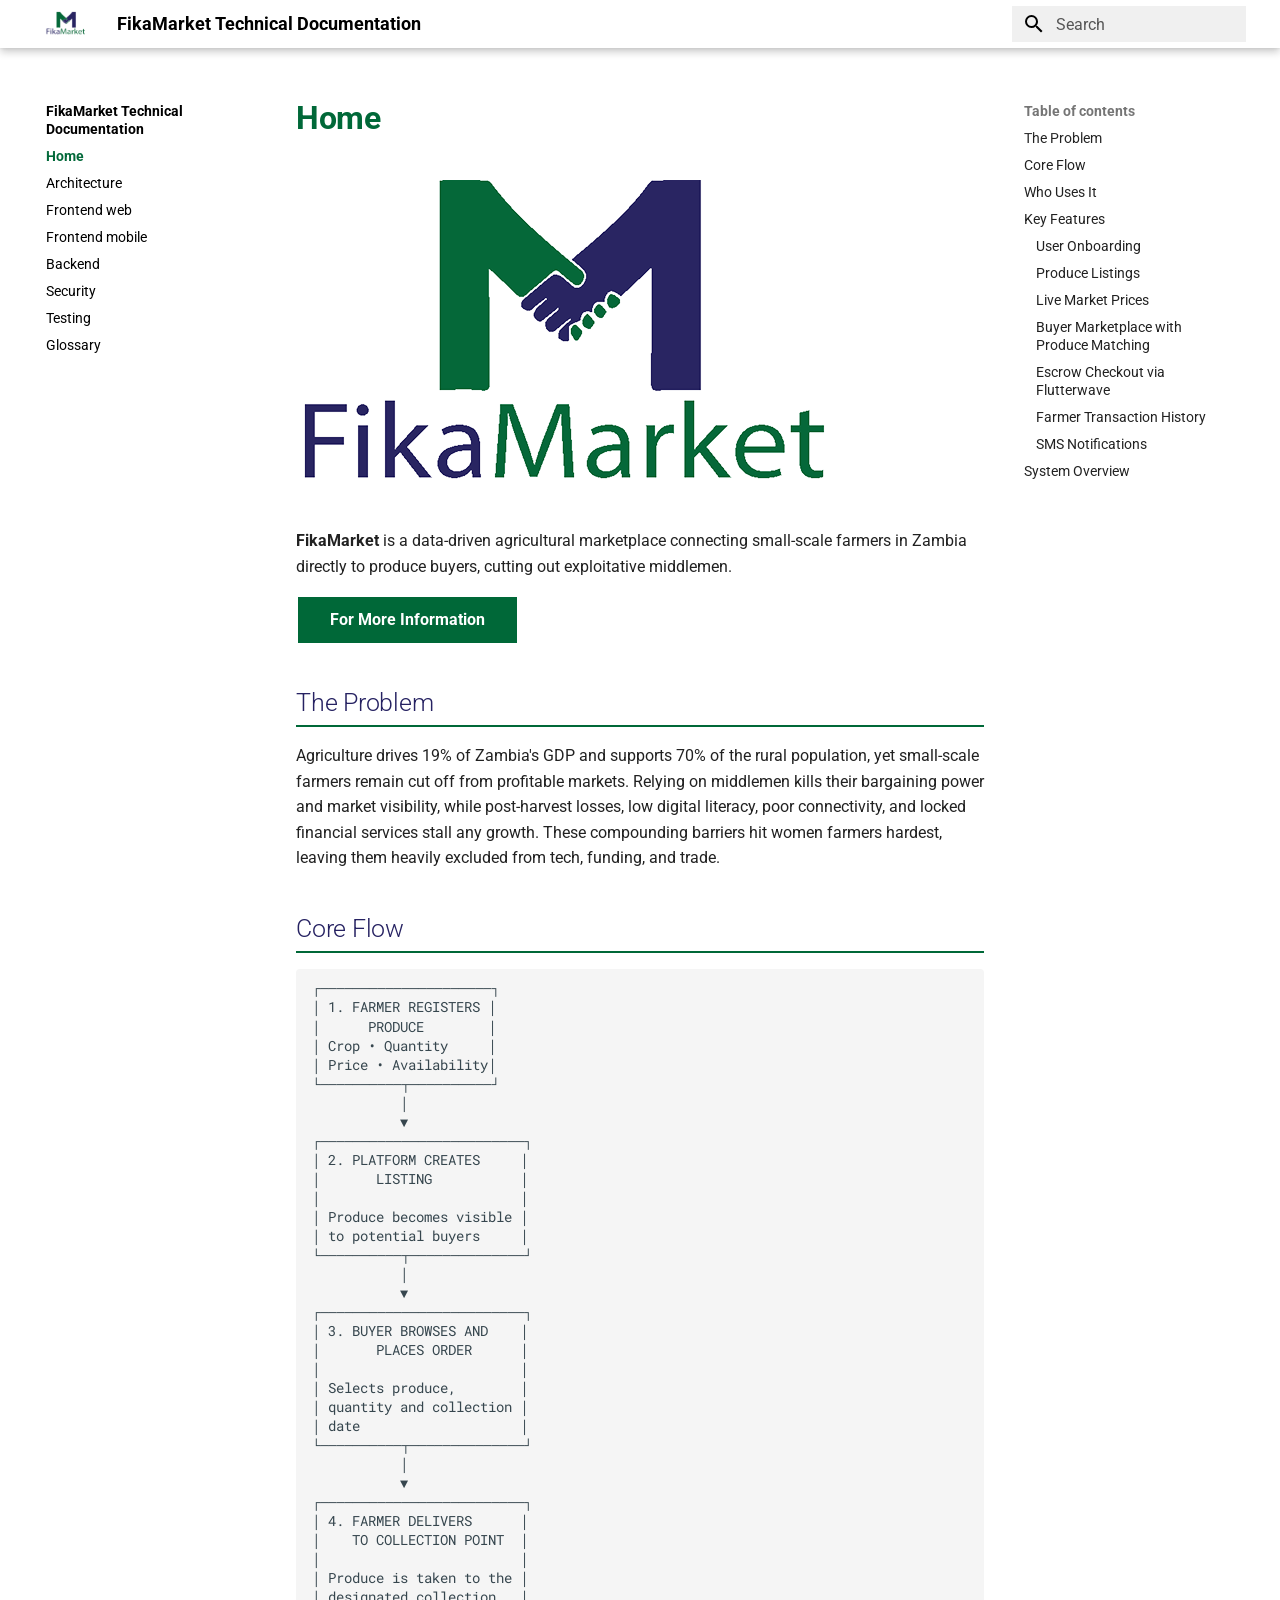
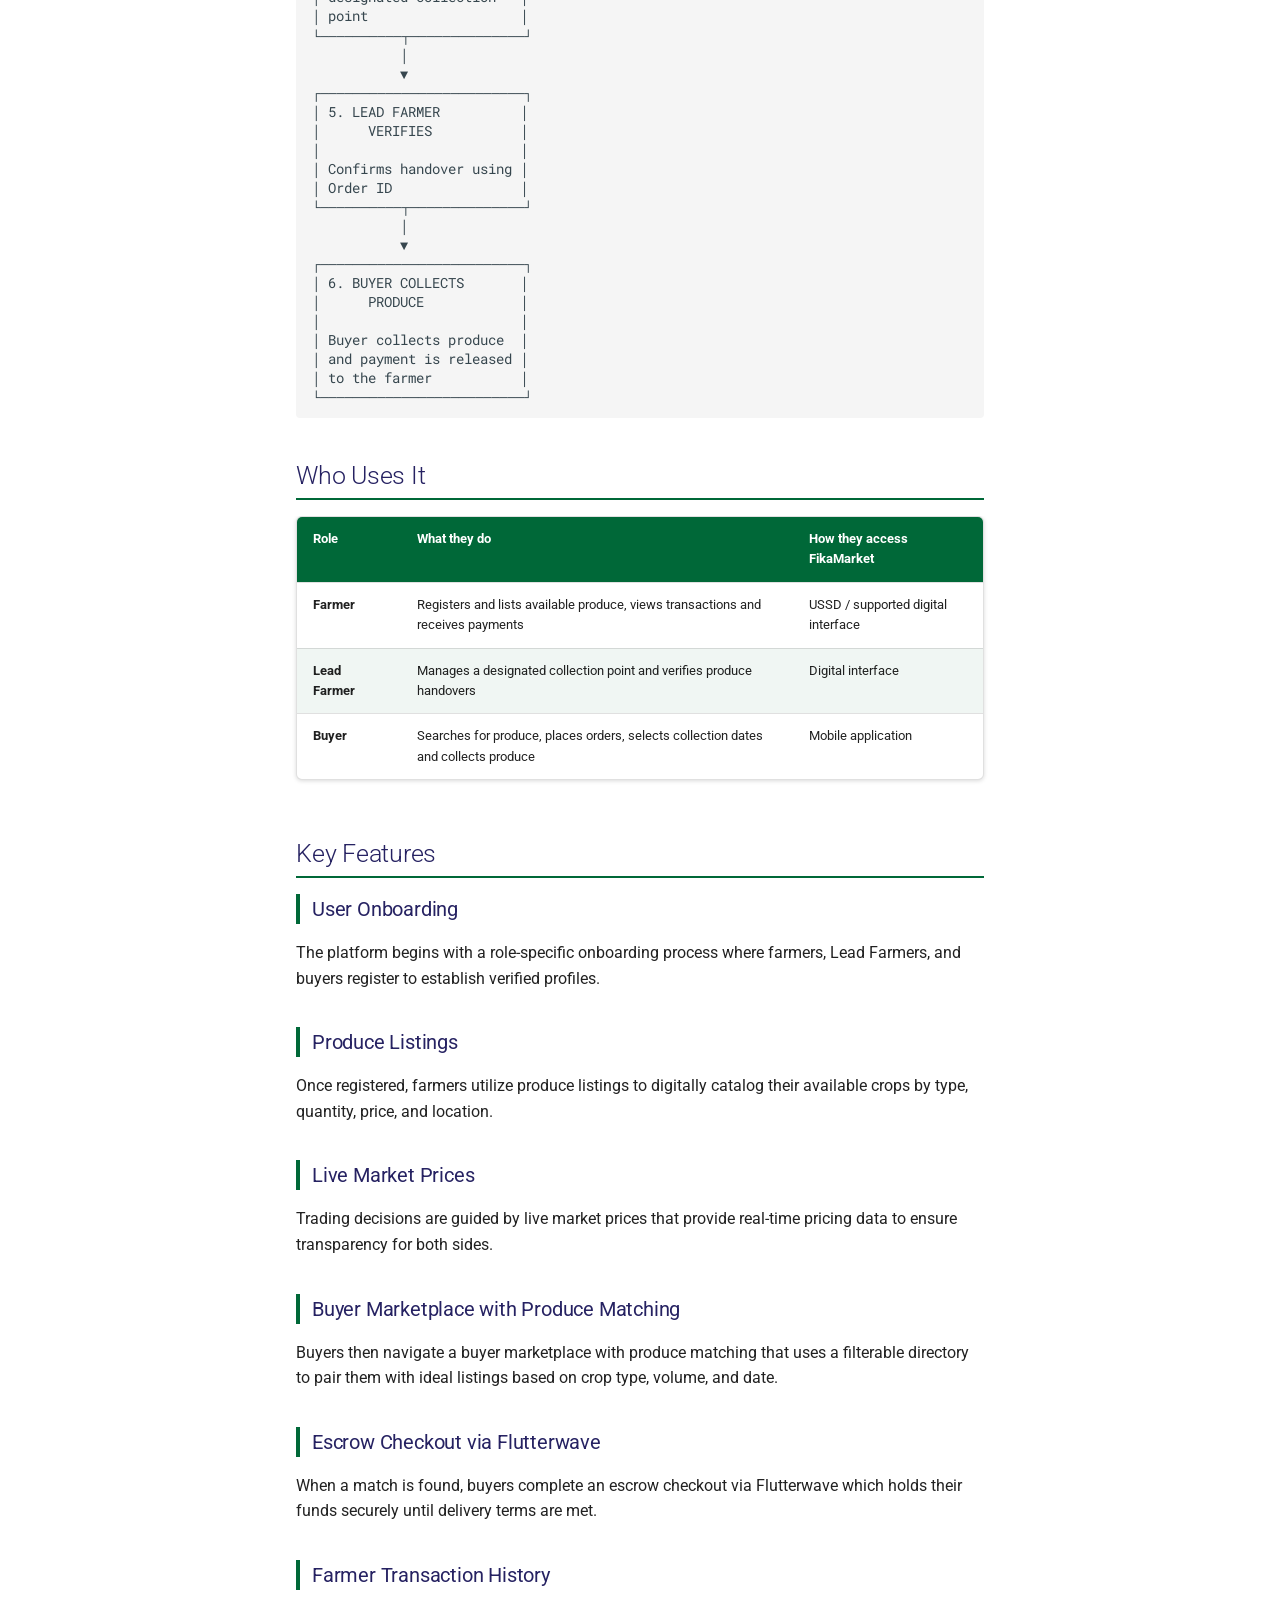
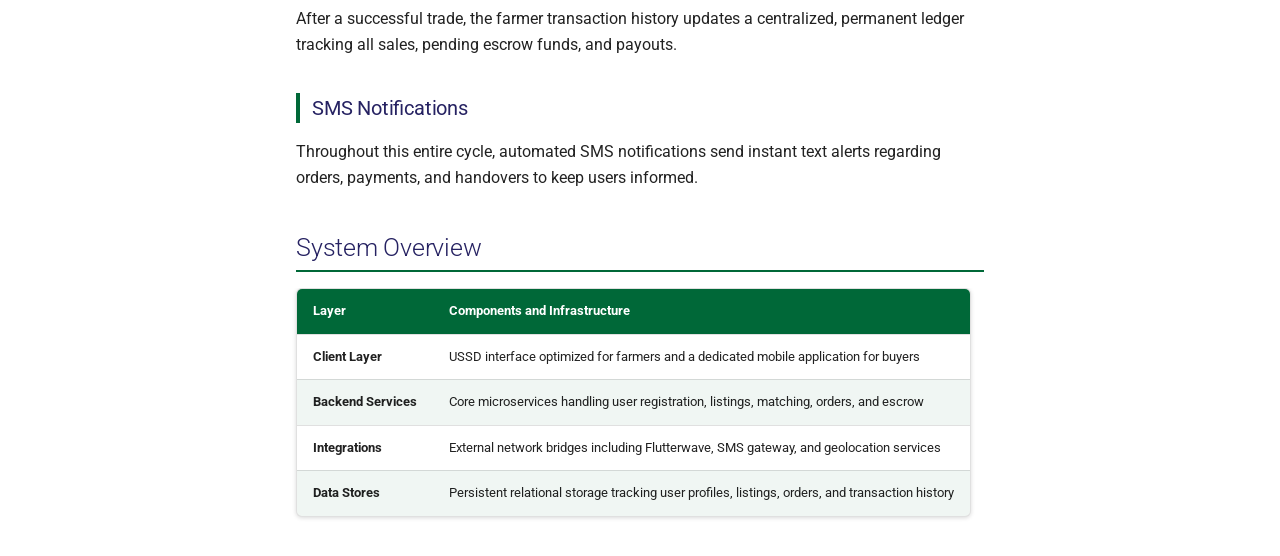
<file: site/index.html>
<!doctype html>
<html lang="en" class="no-js">
  <head>
    
      <meta charset="utf-8">
      <meta name="viewport" content="width=device-width,initial-scale=1">
      
      
      
      
      
        <link rel="next" href="architecture/">
      
      
        
      
      
      <link rel="icon" href="assets/logo.png">
      <meta name="generator" content="mkdocs-1.6.1, mkdocs-material-9.7.7">
    
    
      
        <title>FikaMarket Technical Documentation</title>
      
    
    
      <link rel="stylesheet" href="assets/stylesheets/main.ec1eaa64.min.css">
      
      


    
    
      
    
    
      
        
        
        <link rel="preconnect" href="https://fonts.gstatic.com" crossorigin>
        <link rel="stylesheet" href="https://fonts.googleapis.com/css?family=Roboto:300,300i,400,400i,700,700i%7CRoboto+Mono:400,400i,700,700i&display=fallback">
        <style>:root{--md-text-font:"Roboto";--md-code-font:"Roboto Mono"}</style>
      
    
    
      <link rel="stylesheet" href="stylesheets/extra.css">
    
    <script>__md_scope=new URL(".",location),__md_hash=e=>[...e].reduce(((e,_)=>(e<<5)-e+_.charCodeAt(0)),0),__md_get=(e,_=localStorage,t=__md_scope)=>JSON.parse(_.getItem(t.pathname+"."+e)),__md_set=(e,_,t=localStorage,a=__md_scope)=>{try{t.setItem(a.pathname+"."+e,JSON.stringify(_))}catch(e){}}</script>
    
      

    
    
  </head>
  
  
    <body dir="ltr">
  
    
    <input class="md-toggle" data-md-toggle="drawer" type="checkbox" id="__drawer" autocomplete="off">
    <input class="md-toggle" data-md-toggle="search" type="checkbox" id="__search" autocomplete="off">
    <label class="md-overlay" for="__drawer"></label>
    <div data-md-component="skip">
      
        
        <a href="#the-problem" class="md-skip">
          Skip to content
        </a>
      
    </div>
    <div data-md-component="announce">
      
    </div>
    
    
      

  

<header class="md-header md-header--shadow" data-md-component="header">
  <nav class="md-header__inner md-grid" aria-label="Header">
    <a href="." title="FikaMarket Technical Documentation" class="md-header__button md-logo" aria-label="FikaMarket Technical Documentation" data-md-component="logo">
      
  <img src="assets/logo.png" alt="logo">

    </a>
    <label class="md-header__button md-icon" for="__drawer">
      
      <svg xmlns="http://www.w3.org/2000/svg" viewBox="0 0 24 24"><path d="M3 6h18v2H3zm0 5h18v2H3zm0 5h18v2H3z"/></svg>
    </label>
    <div class="md-header__title" data-md-component="header-title">
      <div class="md-header__ellipsis">
        <div class="md-header__topic">
          <span class="md-ellipsis">
            FikaMarket Technical Documentation
          </span>
        </div>
        <div class="md-header__topic" data-md-component="header-topic">
          <span class="md-ellipsis">
            
              Home
            
          </span>
        </div>
      </div>
    </div>
    
    
      <script>var palette=__md_get("__palette");if(palette&&palette.color){if("(prefers-color-scheme)"===palette.color.media){var media=matchMedia("(prefers-color-scheme: light)"),input=document.querySelector(media.matches?"[data-md-color-media='(prefers-color-scheme: light)']":"[data-md-color-media='(prefers-color-scheme: dark)']");palette.color.media=input.getAttribute("data-md-color-media"),palette.color.scheme=input.getAttribute("data-md-color-scheme"),palette.color.primary=input.getAttribute("data-md-color-primary"),palette.color.accent=input.getAttribute("data-md-color-accent")}for(var[key,value]of Object.entries(palette.color))document.body.setAttribute("data-md-color-"+key,value)}</script>
    
    
    
      
      
        <label class="md-header__button md-icon" for="__search">
          
          <svg xmlns="http://www.w3.org/2000/svg" viewBox="0 0 24 24"><path d="M9.5 3A6.5 6.5 0 0 1 16 9.5c0 1.61-.59 3.09-1.56 4.23l.27.27h.79l5 5-1.5 1.5-5-5v-.79l-.27-.27A6.52 6.52 0 0 1 9.5 16 6.5 6.5 0 0 1 3 9.5 6.5 6.5 0 0 1 9.5 3m0 2C7 5 5 7 5 9.5S7 14 9.5 14 14 12 14 9.5 12 5 9.5 5"/></svg>
        </label>
        <div class="md-search" data-md-component="search" role="dialog">
  <label class="md-search__overlay" for="__search"></label>
  <div class="md-search__inner" role="search">
    <form class="md-search__form" name="search">
      <input type="text" class="md-search__input" name="query" aria-label="Search" placeholder="Search" autocapitalize="off" autocorrect="off" autocomplete="off" spellcheck="false" data-md-component="search-query" required>
      <label class="md-search__icon md-icon" for="__search">
        
        <svg xmlns="http://www.w3.org/2000/svg" viewBox="0 0 24 24"><path d="M9.5 3A6.5 6.5 0 0 1 16 9.5c0 1.61-.59 3.09-1.56 4.23l.27.27h.79l5 5-1.5 1.5-5-5v-.79l-.27-.27A6.52 6.52 0 0 1 9.5 16 6.5 6.5 0 0 1 3 9.5 6.5 6.5 0 0 1 9.5 3m0 2C7 5 5 7 5 9.5S7 14 9.5 14 14 12 14 9.5 12 5 9.5 5"/></svg>
        
        <svg xmlns="http://www.w3.org/2000/svg" viewBox="0 0 24 24"><path d="M20 11v2H8l5.5 5.5-1.42 1.42L4.16 12l7.92-7.92L13.5 5.5 8 11z"/></svg>
      </label>
      <nav class="md-search__options" aria-label="Search">
        
        <button type="reset" class="md-search__icon md-icon" title="Clear" aria-label="Clear" tabindex="-1">
          
          <svg xmlns="http://www.w3.org/2000/svg" viewBox="0 0 24 24"><path d="M19 6.41 17.59 5 12 10.59 6.41 5 5 6.41 10.59 12 5 17.59 6.41 19 12 13.41 17.59 19 19 17.59 13.41 12z"/></svg>
        </button>
      </nav>
      
    </form>
    <div class="md-search__output">
      <div class="md-search__scrollwrap" tabindex="0" data-md-scrollfix>
        <div class="md-search-result" data-md-component="search-result">
          <div class="md-search-result__meta">
            Initializing search
          </div>
          <ol class="md-search-result__list" role="presentation"></ol>
        </div>
      </div>
    </div>
  </div>
</div>
      
    
    
  </nav>
  
</header>
    
    <div class="md-container" data-md-component="container">
      
      
        
          
        
      
      <main class="md-main" data-md-component="main">
        <div class="md-main__inner md-grid">
          
            
              
              <div class="md-sidebar md-sidebar--primary" data-md-component="sidebar" data-md-type="navigation" >
                <div class="md-sidebar__scrollwrap">
                  <div class="md-sidebar__inner">
                    



<nav class="md-nav md-nav--primary" aria-label="Navigation" data-md-level="0">
  <label class="md-nav__title" for="__drawer">
    <a href="." title="FikaMarket Technical Documentation" class="md-nav__button md-logo" aria-label="FikaMarket Technical Documentation" data-md-component="logo">
      
  <img src="assets/logo.png" alt="logo">

    </a>
    FikaMarket Technical Documentation
  </label>
  
  <ul class="md-nav__list" data-md-scrollfix>
    
      
      
  
  
    
  
  
  
    <li class="md-nav__item md-nav__item--active">
      
      <input class="md-nav__toggle md-toggle" type="checkbox" id="__toc">
      
      
      
        <label class="md-nav__link md-nav__link--active" for="__toc">
          
  
  
  <span class="md-ellipsis">
    
  
    Home
  

    
  </span>
  
  

          <span class="md-nav__icon md-icon"></span>
        </label>
      
      <a href="." class="md-nav__link md-nav__link--active">
        
  
  
  <span class="md-ellipsis">
    
  
    Home
  

    
  </span>
  
  

      </a>
      
        

<nav class="md-nav md-nav--secondary" aria-label="Table of contents">
  
  
  
  
    <label class="md-nav__title" for="__toc">
      <span class="md-nav__icon md-icon"></span>
      Table of contents
    </label>
    <ul class="md-nav__list" data-md-component="toc" data-md-scrollfix>
      
        <li class="md-nav__item">
  <a href="#the-problem" class="md-nav__link">
    <span class="md-ellipsis">
      
        The Problem
      
    </span>
  </a>
  
</li>
      
        <li class="md-nav__item">
  <a href="#core-flow" class="md-nav__link">
    <span class="md-ellipsis">
      
        Core Flow
      
    </span>
  </a>
  
</li>
      
        <li class="md-nav__item">
  <a href="#who-uses-it" class="md-nav__link">
    <span class="md-ellipsis">
      
        Who Uses It
      
    </span>
  </a>
  
</li>
      
        <li class="md-nav__item">
  <a href="#key-features" class="md-nav__link">
    <span class="md-ellipsis">
      
        Key Features
      
    </span>
  </a>
  
    <nav class="md-nav" aria-label="Key Features">
      <ul class="md-nav__list">
        
          <li class="md-nav__item">
  <a href="#user-onboarding" class="md-nav__link">
    <span class="md-ellipsis">
      
        User Onboarding
      
    </span>
  </a>
  
</li>
        
          <li class="md-nav__item">
  <a href="#produce-listings" class="md-nav__link">
    <span class="md-ellipsis">
      
        Produce Listings
      
    </span>
  </a>
  
</li>
        
          <li class="md-nav__item">
  <a href="#live-market-prices" class="md-nav__link">
    <span class="md-ellipsis">
      
        Live Market Prices
      
    </span>
  </a>
  
</li>
        
          <li class="md-nav__item">
  <a href="#buyer-marketplace-with-produce-matching" class="md-nav__link">
    <span class="md-ellipsis">
      
        Buyer Marketplace with Produce Matching
      
    </span>
  </a>
  
</li>
        
          <li class="md-nav__item">
  <a href="#escrow-checkout-via-flutterwave" class="md-nav__link">
    <span class="md-ellipsis">
      
        Escrow Checkout via Flutterwave
      
    </span>
  </a>
  
</li>
        
          <li class="md-nav__item">
  <a href="#farmer-transaction-history" class="md-nav__link">
    <span class="md-ellipsis">
      
        Farmer Transaction History
      
    </span>
  </a>
  
</li>
        
          <li class="md-nav__item">
  <a href="#sms-notifications" class="md-nav__link">
    <span class="md-ellipsis">
      
        SMS Notifications
      
    </span>
  </a>
  
</li>
        
      </ul>
    </nav>
  
</li>
      
        <li class="md-nav__item">
  <a href="#system-overview" class="md-nav__link">
    <span class="md-ellipsis">
      
        System Overview
      
    </span>
  </a>
  
</li>
      
    </ul>
  
</nav>
      
    </li>
  

    
      
      
  
  
  
  
    <li class="md-nav__item">
      <a href="architecture/" class="md-nav__link">
        
  
  
  <span class="md-ellipsis">
    
  
    Architecture
  

    
  </span>
  
  

      </a>
    </li>
  

    
      
      
  
  
  
  
    <li class="md-nav__item">
      <a href="frontend_web/" class="md-nav__link">
        
  
  
  <span class="md-ellipsis">
    
  
    Frontend web
  

    
  </span>
  
  

      </a>
    </li>
  

    
      
      
  
  
  
  
    <li class="md-nav__item">
      <a href="frontend_mobile/" class="md-nav__link">
        
  
  
  <span class="md-ellipsis">
    
  
    Frontend mobile
  

    
  </span>
  
  

      </a>
    </li>
  

    
      
      
  
  
  
  
    <li class="md-nav__item">
      <a href="backend/" class="md-nav__link">
        
  
  
  <span class="md-ellipsis">
    
  
    Backend
  

    
  </span>
  
  

      </a>
    </li>
  

    
      
      
  
  
  
  
    <li class="md-nav__item">
      <a href="security/" class="md-nav__link">
        
  
  
  <span class="md-ellipsis">
    
  
    Security
  

    
  </span>
  
  

      </a>
    </li>
  

    
      
      
  
  
  
  
    <li class="md-nav__item">
      <a href="testing/" class="md-nav__link">
        
  
  
  <span class="md-ellipsis">
    
  
    Testing
  

    
  </span>
  
  

      </a>
    </li>
  

    
      
      
  
  
  
  
    <li class="md-nav__item">
      <a href="glossary/" class="md-nav__link">
        
  
  
  <span class="md-ellipsis">
    
  
    Glossary
  

    
  </span>
  
  

      </a>
    </li>
  

    
  </ul>
</nav>
                  </div>
                </div>
              </div>
            
            
              
              <div class="md-sidebar md-sidebar--secondary" data-md-component="sidebar" data-md-type="toc" >
                <div class="md-sidebar__scrollwrap">
                  <div class="md-sidebar__inner">
                    

<nav class="md-nav md-nav--secondary" aria-label="Table of contents">
  
  
  
  
    <label class="md-nav__title" for="__toc">
      <span class="md-nav__icon md-icon"></span>
      Table of contents
    </label>
    <ul class="md-nav__list" data-md-component="toc" data-md-scrollfix>
      
        <li class="md-nav__item">
  <a href="#the-problem" class="md-nav__link">
    <span class="md-ellipsis">
      
        The Problem
      
    </span>
  </a>
  
</li>
      
        <li class="md-nav__item">
  <a href="#core-flow" class="md-nav__link">
    <span class="md-ellipsis">
      
        Core Flow
      
    </span>
  </a>
  
</li>
      
        <li class="md-nav__item">
  <a href="#who-uses-it" class="md-nav__link">
    <span class="md-ellipsis">
      
        Who Uses It
      
    </span>
  </a>
  
</li>
      
        <li class="md-nav__item">
  <a href="#key-features" class="md-nav__link">
    <span class="md-ellipsis">
      
        Key Features
      
    </span>
  </a>
  
    <nav class="md-nav" aria-label="Key Features">
      <ul class="md-nav__list">
        
          <li class="md-nav__item">
  <a href="#user-onboarding" class="md-nav__link">
    <span class="md-ellipsis">
      
        User Onboarding
      
    </span>
  </a>
  
</li>
        
          <li class="md-nav__item">
  <a href="#produce-listings" class="md-nav__link">
    <span class="md-ellipsis">
      
        Produce Listings
      
    </span>
  </a>
  
</li>
        
          <li class="md-nav__item">
  <a href="#live-market-prices" class="md-nav__link">
    <span class="md-ellipsis">
      
        Live Market Prices
      
    </span>
  </a>
  
</li>
        
          <li class="md-nav__item">
  <a href="#buyer-marketplace-with-produce-matching" class="md-nav__link">
    <span class="md-ellipsis">
      
        Buyer Marketplace with Produce Matching
      
    </span>
  </a>
  
</li>
        
          <li class="md-nav__item">
  <a href="#escrow-checkout-via-flutterwave" class="md-nav__link">
    <span class="md-ellipsis">
      
        Escrow Checkout via Flutterwave
      
    </span>
  </a>
  
</li>
        
          <li class="md-nav__item">
  <a href="#farmer-transaction-history" class="md-nav__link">
    <span class="md-ellipsis">
      
        Farmer Transaction History
      
    </span>
  </a>
  
</li>
        
          <li class="md-nav__item">
  <a href="#sms-notifications" class="md-nav__link">
    <span class="md-ellipsis">
      
        SMS Notifications
      
    </span>
  </a>
  
</li>
        
      </ul>
    </nav>
  
</li>
      
        <li class="md-nav__item">
  <a href="#system-overview" class="md-nav__link">
    <span class="md-ellipsis">
      
        System Overview
      
    </span>
  </a>
  
</li>
      
    </ul>
  
</nav>
                  </div>
                </div>
              </div>
            
          
          
            <div class="md-content" data-md-component="content">
              
              <article class="md-content__inner md-typeset">
                
                  



  <h1>Home</h1>

<p><img alt="FikaMarket Logo" src="assets/logo.png" /></p>
<p><strong>FikaMarket</strong> is a data-driven agricultural marketplace connecting small-scale farmers in Zambia directly to produce buyers, cutting out exploitative middlemen.</p>
<p><a class="md-button" href="https://cipherinformationalwebsite.vercel.app/" rel="noopener" target="_blank">For More Information</a></p>
<h2 id="the-problem">The Problem</h2>
<p>Agriculture drives 19% of Zambia's GDP and supports 70% of the rural population, yet small-scale farmers remain cut off from profitable markets. Relying on middlemen kills their bargaining power and market visibility, while post-harvest losses, low digital literacy, poor connectivity, and locked financial services stall any growth. These compounding barriers hit women farmers hardest, leaving them heavily excluded from tech, funding, and trade.</p>
<h2 id="core-flow">Core Flow</h2>
<pre><code class="language-text">┌─────────────────────┐
│ 1. FARMER REGISTERS │
│      PRODUCE        │
│ Crop • Quantity     │
│ Price • Availability│
└──────────┬──────────┘
           │
           ▼
┌─────────────────────────┐
│ 2. PLATFORM CREATES     │
│       LISTING           │
│                         │
│ Produce becomes visible │
│ to potential buyers     │
└──────────┬──────────────┘
           │
           ▼
┌─────────────────────────┐
│ 3. BUYER BROWSES AND    │
│       PLACES ORDER      │
│                         │
│ Selects produce,        │
│ quantity and collection │
│ date                    │
└──────────┬──────────────┘
           │
           ▼
┌─────────────────────────┐
│ 4. FARMER DELIVERS      │
│    TO COLLECTION POINT  │
│                         │
│ Produce is taken to the │
│ designated collection   │
│ point                   │
└──────────┬──────────────┘
           │
           ▼
┌─────────────────────────┐
│ 5. LEAD FARMER          │
│      VERIFIES           │
│                         │
│ Confirms handover using │
│ Order ID                │
└──────────┬──────────────┘
           │
           ▼
┌─────────────────────────┐
│ 6. BUYER COLLECTS       │
│      PRODUCE            │
│                         │
│ Buyer collects produce  │
│ and payment is released │
│ to the farmer           │
└─────────────────────────┘
</code></pre>
<h2 id="who-uses-it">Who Uses It</h2>
<table>
<thead>
<tr>
<th>Role</th>
<th>What they do</th>
<th>How they access FikaMarket</th>
</tr>
</thead>
<tbody>
<tr>
<td><strong>Farmer</strong></td>
<td>Registers and lists available produce, views transactions and receives payments</td>
<td>USSD / supported digital interface</td>
</tr>
<tr>
<td><strong>Lead Farmer</strong></td>
<td>Manages a designated collection point and verifies produce handovers</td>
<td>Digital interface</td>
</tr>
<tr>
<td><strong>Buyer</strong></td>
<td>Searches for produce, places orders, selects collection dates and collects produce</td>
<td>Mobile application</td>
</tr>
</tbody>
</table>
<h2 id="key-features">Key Features</h2>
<h3 id="user-onboarding">User Onboarding</h3>
<p>The platform begins with a role-specific onboarding process where farmers, Lead Farmers, and buyers register to establish verified profiles.</p>
<h3 id="produce-listings">Produce Listings</h3>
<p>Once registered, farmers utilize produce listings to digitally catalog their available crops by type, quantity, price, and location.</p>
<h3 id="live-market-prices">Live Market Prices</h3>
<p>Trading decisions are guided by live market prices that provide real-time pricing data to ensure transparency for both sides.</p>
<h3 id="buyer-marketplace-with-produce-matching">Buyer Marketplace with Produce Matching</h3>
<p>Buyers then navigate a buyer marketplace with produce matching that uses a filterable directory to pair them with ideal listings based on crop type, volume, and date.</p>
<h3 id="escrow-checkout-via-flutterwave">Escrow Checkout via Flutterwave</h3>
<p>When a match is found, buyers complete an escrow checkout via Flutterwave which holds their funds securely until delivery terms are met.</p>
<h3 id="farmer-transaction-history">Farmer Transaction History</h3>
<p>After a successful trade, the farmer transaction history updates a centralized, permanent ledger tracking all sales, pending escrow funds, and payouts.</p>
<h3 id="sms-notifications">SMS Notifications</h3>
<p>Throughout this entire cycle, automated SMS notifications send instant text alerts regarding orders, payments, and handovers to keep users informed.</p>
<h2 id="system-overview">System Overview</h2>
<table>
<thead>
<tr>
<th>Layer</th>
<th>Components and Infrastructure</th>
</tr>
</thead>
<tbody>
<tr>
<td><strong>Client Layer</strong></td>
<td>USSD interface optimized for farmers and a dedicated mobile application for buyers</td>
</tr>
<tr>
<td><strong>Backend Services</strong></td>
<td>Core microservices handling user registration, listings, matching, orders, and escrow</td>
</tr>
<tr>
<td><strong>Integrations</strong></td>
<td>External network bridges including Flutterwave, SMS gateway, and geolocation services</td>
</tr>
<tr>
<td><strong>Data Stores</strong></td>
<td>Persistent relational storage tracking user profiles, listings, orders, and transaction history</td>
</tr>
</tbody>
</table>












                
              </article>
            </div>
          
          
<script>var target=document.getElementById(location.hash.slice(1));target&&target.name&&(target.checked=target.name.startsWith("__tabbed_"))</script>
        </div>
        
      </main>
      
        <footer class="md-footer">
  
  <div class="md-footer-meta md-typeset">
    <div class="md-footer-meta__inner md-grid">
      <div class="md-copyright">
  
  
    Made with
    <a href="https://squidfunk.github.io/mkdocs-material/" target="_blank" rel="noopener">
      Material for MkDocs
    </a>
  
</div>
      
    </div>
  </div>
</footer>
      
    </div>
    <div class="md-dialog" data-md-component="dialog">
      <div class="md-dialog__inner md-typeset"></div>
    </div>
    
    
    
      
      
      <script id="__config" type="application/json">{"annotate": null, "base": ".", "features": [], "search": "assets/javascripts/workers/search.2c215733.min.js", "tags": null, "translations": {"clipboard.copied": "Copied to clipboard", "clipboard.copy": "Copy to clipboard", "search.result.more.one": "1 more on this page", "search.result.more.other": "# more on this page", "search.result.none": "No matching documents", "search.result.one": "1 matching document", "search.result.other": "# matching documents", "search.result.placeholder": "Type to start searching", "search.result.term.missing": "Missing", "select.version": "Select version"}, "version": null}</script>
    
    
      <script src="assets/javascripts/bundle.d7400e89.min.js"></script>
      
    
  </body>
</html>
</file>
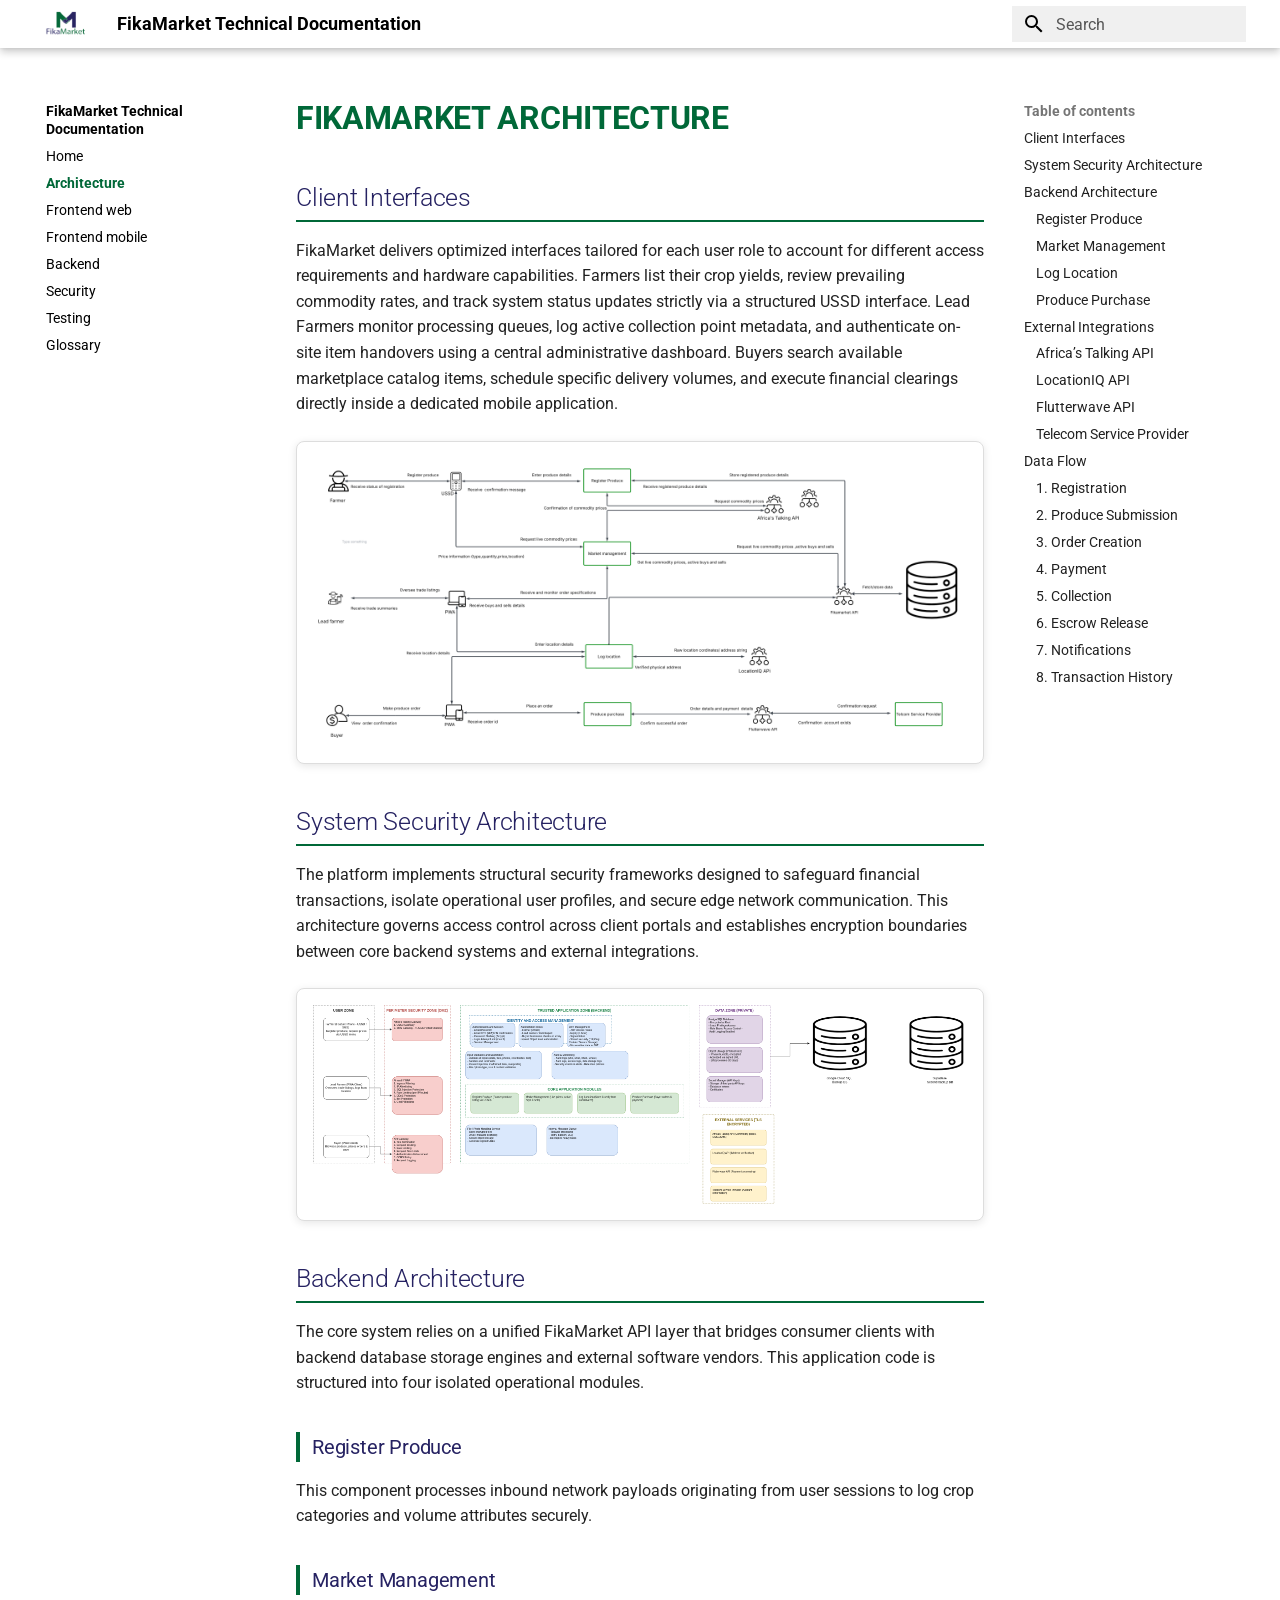
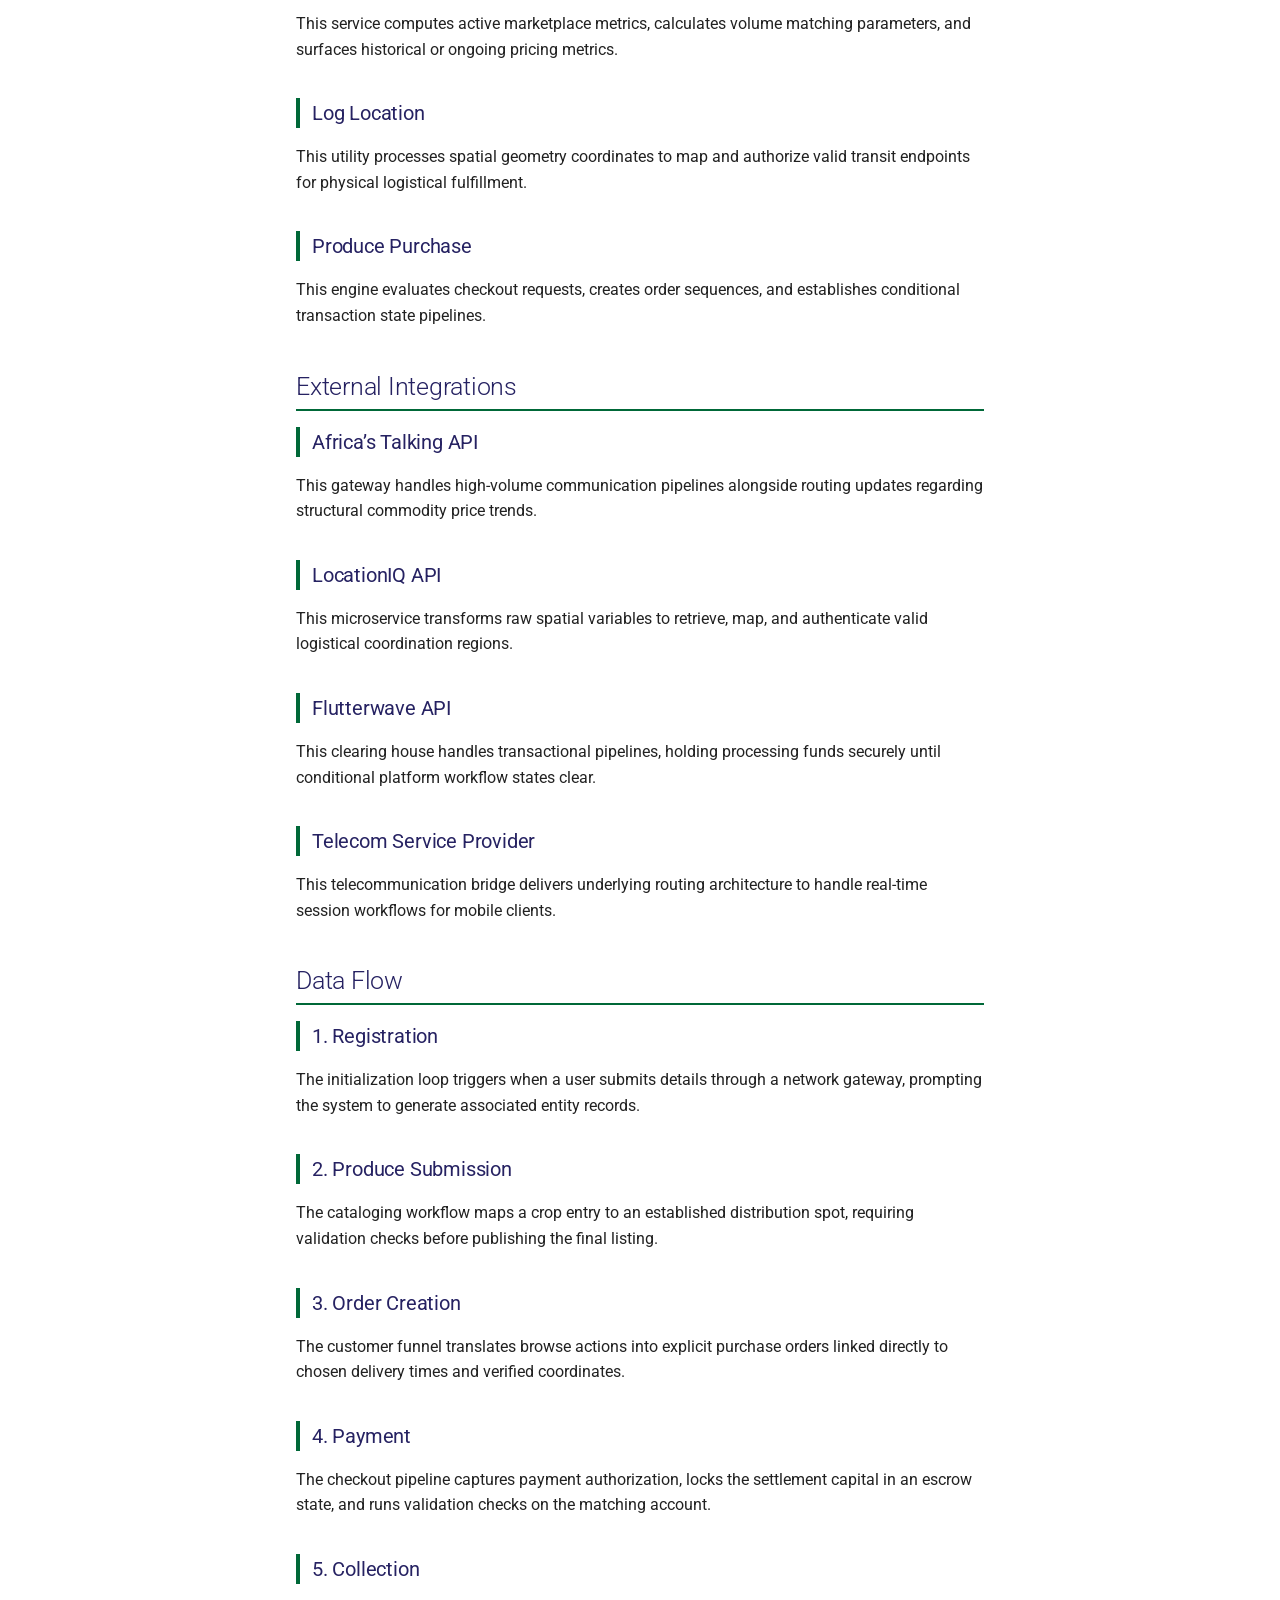
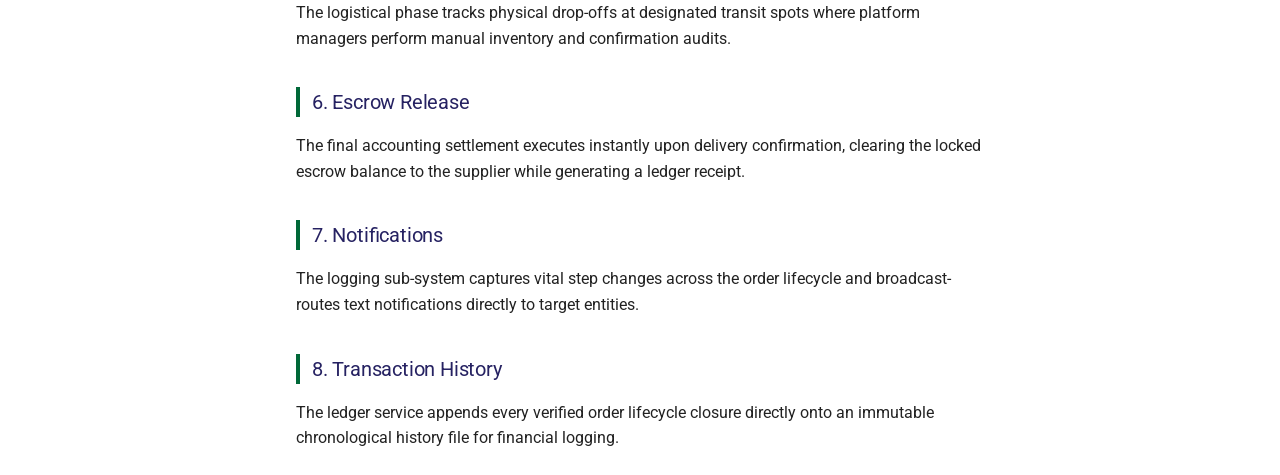
<file: site/architecture/index.html>
<!doctype html>
<html lang="en" class="no-js">
  <head>
    
      <meta charset="utf-8">
      <meta name="viewport" content="width=device-width,initial-scale=1">
      
      
      
      
        <link rel="prev" href="..">
      
      
        <link rel="next" href="../frontend_web/">
      
      
        
      
      
      <link rel="icon" href="../assets/logo.png">
      <meta name="generator" content="mkdocs-1.6.1, mkdocs-material-9.7.7">
    
    
      
        <title>Architecture - FikaMarket Technical Documentation</title>
      
    
    
      <link rel="stylesheet" href="../assets/stylesheets/main.ec1eaa64.min.css">
      
      


    
    
      
    
    
      
        
        
        <link rel="preconnect" href="https://fonts.gstatic.com" crossorigin>
        <link rel="stylesheet" href="https://fonts.googleapis.com/css?family=Roboto:300,300i,400,400i,700,700i%7CRoboto+Mono:400,400i,700,700i&display=fallback">
        <style>:root{--md-text-font:"Roboto";--md-code-font:"Roboto Mono"}</style>
      
    
    
      <link rel="stylesheet" href="../stylesheets/extra.css">
    
    <script>__md_scope=new URL("..",location),__md_hash=e=>[...e].reduce(((e,_)=>(e<<5)-e+_.charCodeAt(0)),0),__md_get=(e,_=localStorage,t=__md_scope)=>JSON.parse(_.getItem(t.pathname+"."+e)),__md_set=(e,_,t=localStorage,a=__md_scope)=>{try{t.setItem(a.pathname+"."+e,JSON.stringify(_))}catch(e){}}</script>
    
      

    
    
  </head>
  
  
    <body dir="ltr">
  
    
    <input class="md-toggle" data-md-toggle="drawer" type="checkbox" id="__drawer" autocomplete="off">
    <input class="md-toggle" data-md-toggle="search" type="checkbox" id="__search" autocomplete="off">
    <label class="md-overlay" for="__drawer"></label>
    <div data-md-component="skip">
      
        
        <a href="#fikamarket-architecture" class="md-skip">
          Skip to content
        </a>
      
    </div>
    <div data-md-component="announce">
      
    </div>
    
    
      

  

<header class="md-header md-header--shadow" data-md-component="header">
  <nav class="md-header__inner md-grid" aria-label="Header">
    <a href=".." title="FikaMarket Technical Documentation" class="md-header__button md-logo" aria-label="FikaMarket Technical Documentation" data-md-component="logo">
      
  <img src="../assets/logo.png" alt="logo">

    </a>
    <label class="md-header__button md-icon" for="__drawer">
      
      <svg xmlns="http://www.w3.org/2000/svg" viewBox="0 0 24 24"><path d="M3 6h18v2H3zm0 5h18v2H3zm0 5h18v2H3z"/></svg>
    </label>
    <div class="md-header__title" data-md-component="header-title">
      <div class="md-header__ellipsis">
        <div class="md-header__topic">
          <span class="md-ellipsis">
            FikaMarket Technical Documentation
          </span>
        </div>
        <div class="md-header__topic" data-md-component="header-topic">
          <span class="md-ellipsis">
            
              Architecture
            
          </span>
        </div>
      </div>
    </div>
    
    
      <script>var palette=__md_get("__palette");if(palette&&palette.color){if("(prefers-color-scheme)"===palette.color.media){var media=matchMedia("(prefers-color-scheme: light)"),input=document.querySelector(media.matches?"[data-md-color-media='(prefers-color-scheme: light)']":"[data-md-color-media='(prefers-color-scheme: dark)']");palette.color.media=input.getAttribute("data-md-color-media"),palette.color.scheme=input.getAttribute("data-md-color-scheme"),palette.color.primary=input.getAttribute("data-md-color-primary"),palette.color.accent=input.getAttribute("data-md-color-accent")}for(var[key,value]of Object.entries(palette.color))document.body.setAttribute("data-md-color-"+key,value)}</script>
    
    
    
      
      
        <label class="md-header__button md-icon" for="__search">
          
          <svg xmlns="http://www.w3.org/2000/svg" viewBox="0 0 24 24"><path d="M9.5 3A6.5 6.5 0 0 1 16 9.5c0 1.61-.59 3.09-1.56 4.23l.27.27h.79l5 5-1.5 1.5-5-5v-.79l-.27-.27A6.52 6.52 0 0 1 9.5 16 6.5 6.5 0 0 1 3 9.5 6.5 6.5 0 0 1 9.5 3m0 2C7 5 5 7 5 9.5S7 14 9.5 14 14 12 14 9.5 12 5 9.5 5"/></svg>
        </label>
        <div class="md-search" data-md-component="search" role="dialog">
  <label class="md-search__overlay" for="__search"></label>
  <div class="md-search__inner" role="search">
    <form class="md-search__form" name="search">
      <input type="text" class="md-search__input" name="query" aria-label="Search" placeholder="Search" autocapitalize="off" autocorrect="off" autocomplete="off" spellcheck="false" data-md-component="search-query" required>
      <label class="md-search__icon md-icon" for="__search">
        
        <svg xmlns="http://www.w3.org/2000/svg" viewBox="0 0 24 24"><path d="M9.5 3A6.5 6.5 0 0 1 16 9.5c0 1.61-.59 3.09-1.56 4.23l.27.27h.79l5 5-1.5 1.5-5-5v-.79l-.27-.27A6.52 6.52 0 0 1 9.5 16 6.5 6.5 0 0 1 3 9.5 6.5 6.5 0 0 1 9.5 3m0 2C7 5 5 7 5 9.5S7 14 9.5 14 14 12 14 9.5 12 5 9.5 5"/></svg>
        
        <svg xmlns="http://www.w3.org/2000/svg" viewBox="0 0 24 24"><path d="M20 11v2H8l5.5 5.5-1.42 1.42L4.16 12l7.92-7.92L13.5 5.5 8 11z"/></svg>
      </label>
      <nav class="md-search__options" aria-label="Search">
        
        <button type="reset" class="md-search__icon md-icon" title="Clear" aria-label="Clear" tabindex="-1">
          
          <svg xmlns="http://www.w3.org/2000/svg" viewBox="0 0 24 24"><path d="M19 6.41 17.59 5 12 10.59 6.41 5 5 6.41 10.59 12 5 17.59 6.41 19 12 13.41 17.59 19 19 17.59 13.41 12z"/></svg>
        </button>
      </nav>
      
    </form>
    <div class="md-search__output">
      <div class="md-search__scrollwrap" tabindex="0" data-md-scrollfix>
        <div class="md-search-result" data-md-component="search-result">
          <div class="md-search-result__meta">
            Initializing search
          </div>
          <ol class="md-search-result__list" role="presentation"></ol>
        </div>
      </div>
    </div>
  </div>
</div>
      
    
    
  </nav>
  
</header>
    
    <div class="md-container" data-md-component="container">
      
      
        
          
        
      
      <main class="md-main" data-md-component="main">
        <div class="md-main__inner md-grid">
          
            
              
              <div class="md-sidebar md-sidebar--primary" data-md-component="sidebar" data-md-type="navigation" >
                <div class="md-sidebar__scrollwrap">
                  <div class="md-sidebar__inner">
                    



<nav class="md-nav md-nav--primary" aria-label="Navigation" data-md-level="0">
  <label class="md-nav__title" for="__drawer">
    <a href=".." title="FikaMarket Technical Documentation" class="md-nav__button md-logo" aria-label="FikaMarket Technical Documentation" data-md-component="logo">
      
  <img src="../assets/logo.png" alt="logo">

    </a>
    FikaMarket Technical Documentation
  </label>
  
  <ul class="md-nav__list" data-md-scrollfix>
    
      
      
  
  
  
  
    <li class="md-nav__item">
      <a href=".." class="md-nav__link">
        
  
  
  <span class="md-ellipsis">
    
  
    Home
  

    
  </span>
  
  

      </a>
    </li>
  

    
      
      
  
  
    
  
  
  
    <li class="md-nav__item md-nav__item--active">
      
      <input class="md-nav__toggle md-toggle" type="checkbox" id="__toc">
      
      
        
      
      
        <label class="md-nav__link md-nav__link--active" for="__toc">
          
  
  
  <span class="md-ellipsis">
    
  
    Architecture
  

    
  </span>
  
  

          <span class="md-nav__icon md-icon"></span>
        </label>
      
      <a href="./" class="md-nav__link md-nav__link--active">
        
  
  
  <span class="md-ellipsis">
    
  
    Architecture
  

    
  </span>
  
  

      </a>
      
        

<nav class="md-nav md-nav--secondary" aria-label="Table of contents">
  
  
  
    
  
  
    <label class="md-nav__title" for="__toc">
      <span class="md-nav__icon md-icon"></span>
      Table of contents
    </label>
    <ul class="md-nav__list" data-md-component="toc" data-md-scrollfix>
      
        <li class="md-nav__item">
  <a href="#client-interfaces" class="md-nav__link">
    <span class="md-ellipsis">
      
        Client Interfaces
      
    </span>
  </a>
  
</li>
      
        <li class="md-nav__item">
  <a href="#system-security-architecture" class="md-nav__link">
    <span class="md-ellipsis">
      
        System Security Architecture
      
    </span>
  </a>
  
</li>
      
        <li class="md-nav__item">
  <a href="#backend-architecture" class="md-nav__link">
    <span class="md-ellipsis">
      
        Backend Architecture
      
    </span>
  </a>
  
    <nav class="md-nav" aria-label="Backend Architecture">
      <ul class="md-nav__list">
        
          <li class="md-nav__item">
  <a href="#register-produce" class="md-nav__link">
    <span class="md-ellipsis">
      
        Register Produce
      
    </span>
  </a>
  
</li>
        
          <li class="md-nav__item">
  <a href="#market-management" class="md-nav__link">
    <span class="md-ellipsis">
      
        Market Management
      
    </span>
  </a>
  
</li>
        
          <li class="md-nav__item">
  <a href="#log-location" class="md-nav__link">
    <span class="md-ellipsis">
      
        Log Location
      
    </span>
  </a>
  
</li>
        
          <li class="md-nav__item">
  <a href="#produce-purchase" class="md-nav__link">
    <span class="md-ellipsis">
      
        Produce Purchase
      
    </span>
  </a>
  
</li>
        
      </ul>
    </nav>
  
</li>
      
        <li class="md-nav__item">
  <a href="#external-integrations" class="md-nav__link">
    <span class="md-ellipsis">
      
        External Integrations
      
    </span>
  </a>
  
    <nav class="md-nav" aria-label="External Integrations">
      <ul class="md-nav__list">
        
          <li class="md-nav__item">
  <a href="#africas-talking-api" class="md-nav__link">
    <span class="md-ellipsis">
      
        Africa’s Talking API
      
    </span>
  </a>
  
</li>
        
          <li class="md-nav__item">
  <a href="#locationiq-api" class="md-nav__link">
    <span class="md-ellipsis">
      
        LocationIQ API
      
    </span>
  </a>
  
</li>
        
          <li class="md-nav__item">
  <a href="#flutterwave-api" class="md-nav__link">
    <span class="md-ellipsis">
      
        Flutterwave API
      
    </span>
  </a>
  
</li>
        
          <li class="md-nav__item">
  <a href="#telecom-service-provider" class="md-nav__link">
    <span class="md-ellipsis">
      
        Telecom Service Provider
      
    </span>
  </a>
  
</li>
        
      </ul>
    </nav>
  
</li>
      
        <li class="md-nav__item">
  <a href="#data-flow" class="md-nav__link">
    <span class="md-ellipsis">
      
        Data Flow
      
    </span>
  </a>
  
    <nav class="md-nav" aria-label="Data Flow">
      <ul class="md-nav__list">
        
          <li class="md-nav__item">
  <a href="#1-registration" class="md-nav__link">
    <span class="md-ellipsis">
      
        1. Registration
      
    </span>
  </a>
  
</li>
        
          <li class="md-nav__item">
  <a href="#2-produce-submission" class="md-nav__link">
    <span class="md-ellipsis">
      
        2. Produce Submission
      
    </span>
  </a>
  
</li>
        
          <li class="md-nav__item">
  <a href="#3-order-creation" class="md-nav__link">
    <span class="md-ellipsis">
      
        3. Order Creation
      
    </span>
  </a>
  
</li>
        
          <li class="md-nav__item">
  <a href="#4-payment" class="md-nav__link">
    <span class="md-ellipsis">
      
        4. Payment
      
    </span>
  </a>
  
</li>
        
          <li class="md-nav__item">
  <a href="#5-collection" class="md-nav__link">
    <span class="md-ellipsis">
      
        5. Collection
      
    </span>
  </a>
  
</li>
        
          <li class="md-nav__item">
  <a href="#6-escrow-release" class="md-nav__link">
    <span class="md-ellipsis">
      
        6. Escrow Release
      
    </span>
  </a>
  
</li>
        
          <li class="md-nav__item">
  <a href="#7-notifications" class="md-nav__link">
    <span class="md-ellipsis">
      
        7. Notifications
      
    </span>
  </a>
  
</li>
        
          <li class="md-nav__item">
  <a href="#8-transaction-history" class="md-nav__link">
    <span class="md-ellipsis">
      
        8. Transaction History
      
    </span>
  </a>
  
</li>
        
      </ul>
    </nav>
  
</li>
      
    </ul>
  
</nav>
      
    </li>
  

    
      
      
  
  
  
  
    <li class="md-nav__item">
      <a href="../frontend_web/" class="md-nav__link">
        
  
  
  <span class="md-ellipsis">
    
  
    Frontend web
  

    
  </span>
  
  

      </a>
    </li>
  

    
      
      
  
  
  
  
    <li class="md-nav__item">
      <a href="../frontend_mobile/" class="md-nav__link">
        
  
  
  <span class="md-ellipsis">
    
  
    Frontend mobile
  

    
  </span>
  
  

      </a>
    </li>
  

    
      
      
  
  
  
  
    <li class="md-nav__item">
      <a href="../backend/" class="md-nav__link">
        
  
  
  <span class="md-ellipsis">
    
  
    Backend
  

    
  </span>
  
  

      </a>
    </li>
  

    
      
      
  
  
  
  
    <li class="md-nav__item">
      <a href="../security/" class="md-nav__link">
        
  
  
  <span class="md-ellipsis">
    
  
    Security
  

    
  </span>
  
  

      </a>
    </li>
  

    
      
      
  
  
  
  
    <li class="md-nav__item">
      <a href="../testing/" class="md-nav__link">
        
  
  
  <span class="md-ellipsis">
    
  
    Testing
  

    
  </span>
  
  

      </a>
    </li>
  

    
      
      
  
  
  
  
    <li class="md-nav__item">
      <a href="../glossary/" class="md-nav__link">
        
  
  
  <span class="md-ellipsis">
    
  
    Glossary
  

    
  </span>
  
  

      </a>
    </li>
  

    
  </ul>
</nav>
                  </div>
                </div>
              </div>
            
            
              
              <div class="md-sidebar md-sidebar--secondary" data-md-component="sidebar" data-md-type="toc" >
                <div class="md-sidebar__scrollwrap">
                  <div class="md-sidebar__inner">
                    

<nav class="md-nav md-nav--secondary" aria-label="Table of contents">
  
  
  
    
  
  
    <label class="md-nav__title" for="__toc">
      <span class="md-nav__icon md-icon"></span>
      Table of contents
    </label>
    <ul class="md-nav__list" data-md-component="toc" data-md-scrollfix>
      
        <li class="md-nav__item">
  <a href="#client-interfaces" class="md-nav__link">
    <span class="md-ellipsis">
      
        Client Interfaces
      
    </span>
  </a>
  
</li>
      
        <li class="md-nav__item">
  <a href="#system-security-architecture" class="md-nav__link">
    <span class="md-ellipsis">
      
        System Security Architecture
      
    </span>
  </a>
  
</li>
      
        <li class="md-nav__item">
  <a href="#backend-architecture" class="md-nav__link">
    <span class="md-ellipsis">
      
        Backend Architecture
      
    </span>
  </a>
  
    <nav class="md-nav" aria-label="Backend Architecture">
      <ul class="md-nav__list">
        
          <li class="md-nav__item">
  <a href="#register-produce" class="md-nav__link">
    <span class="md-ellipsis">
      
        Register Produce
      
    </span>
  </a>
  
</li>
        
          <li class="md-nav__item">
  <a href="#market-management" class="md-nav__link">
    <span class="md-ellipsis">
      
        Market Management
      
    </span>
  </a>
  
</li>
        
          <li class="md-nav__item">
  <a href="#log-location" class="md-nav__link">
    <span class="md-ellipsis">
      
        Log Location
      
    </span>
  </a>
  
</li>
        
          <li class="md-nav__item">
  <a href="#produce-purchase" class="md-nav__link">
    <span class="md-ellipsis">
      
        Produce Purchase
      
    </span>
  </a>
  
</li>
        
      </ul>
    </nav>
  
</li>
      
        <li class="md-nav__item">
  <a href="#external-integrations" class="md-nav__link">
    <span class="md-ellipsis">
      
        External Integrations
      
    </span>
  </a>
  
    <nav class="md-nav" aria-label="External Integrations">
      <ul class="md-nav__list">
        
          <li class="md-nav__item">
  <a href="#africas-talking-api" class="md-nav__link">
    <span class="md-ellipsis">
      
        Africa’s Talking API
      
    </span>
  </a>
  
</li>
        
          <li class="md-nav__item">
  <a href="#locationiq-api" class="md-nav__link">
    <span class="md-ellipsis">
      
        LocationIQ API
      
    </span>
  </a>
  
</li>
        
          <li class="md-nav__item">
  <a href="#flutterwave-api" class="md-nav__link">
    <span class="md-ellipsis">
      
        Flutterwave API
      
    </span>
  </a>
  
</li>
        
          <li class="md-nav__item">
  <a href="#telecom-service-provider" class="md-nav__link">
    <span class="md-ellipsis">
      
        Telecom Service Provider
      
    </span>
  </a>
  
</li>
        
      </ul>
    </nav>
  
</li>
      
        <li class="md-nav__item">
  <a href="#data-flow" class="md-nav__link">
    <span class="md-ellipsis">
      
        Data Flow
      
    </span>
  </a>
  
    <nav class="md-nav" aria-label="Data Flow">
      <ul class="md-nav__list">
        
          <li class="md-nav__item">
  <a href="#1-registration" class="md-nav__link">
    <span class="md-ellipsis">
      
        1. Registration
      
    </span>
  </a>
  
</li>
        
          <li class="md-nav__item">
  <a href="#2-produce-submission" class="md-nav__link">
    <span class="md-ellipsis">
      
        2. Produce Submission
      
    </span>
  </a>
  
</li>
        
          <li class="md-nav__item">
  <a href="#3-order-creation" class="md-nav__link">
    <span class="md-ellipsis">
      
        3. Order Creation
      
    </span>
  </a>
  
</li>
        
          <li class="md-nav__item">
  <a href="#4-payment" class="md-nav__link">
    <span class="md-ellipsis">
      
        4. Payment
      
    </span>
  </a>
  
</li>
        
          <li class="md-nav__item">
  <a href="#5-collection" class="md-nav__link">
    <span class="md-ellipsis">
      
        5. Collection
      
    </span>
  </a>
  
</li>
        
          <li class="md-nav__item">
  <a href="#6-escrow-release" class="md-nav__link">
    <span class="md-ellipsis">
      
        6. Escrow Release
      
    </span>
  </a>
  
</li>
        
          <li class="md-nav__item">
  <a href="#7-notifications" class="md-nav__link">
    <span class="md-ellipsis">
      
        7. Notifications
      
    </span>
  </a>
  
</li>
        
          <li class="md-nav__item">
  <a href="#8-transaction-history" class="md-nav__link">
    <span class="md-ellipsis">
      
        8. Transaction History
      
    </span>
  </a>
  
</li>
        
      </ul>
    </nav>
  
</li>
      
    </ul>
  
</nav>
                  </div>
                </div>
              </div>
            
          
          
            <div class="md-content" data-md-component="content">
              
              <article class="md-content__inner md-typeset">
                
                  



<h1 id="fikamarket-architecture">FIKAMARKET ARCHITECTURE</h1>
<h2 id="client-interfaces">Client Interfaces</h2>
<p>FikaMarket delivers optimized interfaces tailored for each user role to account for different access requirements and hardware capabilities. Farmers list their crop yields, review prevailing commodity rates, and track system status updates strictly via a structured USSD interface. Lead Farmers monitor processing queues, log active collection point metadata, and authenticate on-site item handovers using a central administrative dashboard. Buyers search available marketplace catalog items, schedule specific delivery volumes, and execute financial clearings directly inside a dedicated mobile application.</p>
<p><a href="../assets/FIKAMARKET%20SAD.png"><img alt="FikaMarket System Architecture Diagram" src="../assets/FIKAMARKET%20SAD.png" /></a></p>
<h2 id="system-security-architecture">System Security Architecture</h2>
<p>The platform implements structural security frameworks designed to safeguard financial transactions, isolate operational user profiles, and secure edge network communication. This architecture governs access control across client portals and establishes encryption boundaries between core backend systems and external integrations.</p>
<p><a href="../assets/FikaMarket%20SAD%20SECURITY.drawio.png"><img alt="FikaMarket Security Architecture Diagram" src="../assets/FikaMarket%20SAD%20SECURITY.drawio.png" /></a></p>
<h2 id="backend-architecture">Backend Architecture</h2>
<p>The core system relies on a unified FikaMarket API layer that bridges consumer clients with backend database storage engines and external software vendors. This application code is structured into four isolated operational modules.</p>
<h3 id="register-produce">Register Produce</h3>
<p>This component processes inbound network payloads originating from user sessions to log crop categories and volume attributes securely.</p>
<h3 id="market-management">Market Management</h3>
<p>This service computes active marketplace metrics, calculates volume matching parameters, and surfaces historical or ongoing pricing metrics.</p>
<h3 id="log-location">Log Location</h3>
<p>This utility processes spatial geometry coordinates to map and authorize valid transit endpoints for physical logistical fulfillment.</p>
<h3 id="produce-purchase">Produce Purchase</h3>
<p>This engine evaluates checkout requests, creates order sequences, and establishes conditional transaction state pipelines.</p>
<h2 id="external-integrations">External Integrations</h2>
<h3 id="africas-talking-api">Africa’s Talking API</h3>
<p>This gateway handles high-volume communication pipelines alongside routing updates regarding structural commodity price trends.</p>
<h3 id="locationiq-api">LocationIQ API</h3>
<p>This microservice transforms raw spatial variables to retrieve, map, and authenticate valid logistical coordination regions.</p>
<h3 id="flutterwave-api">Flutterwave API</h3>
<p>This clearing house handles transactional pipelines, holding processing funds securely until conditional platform workflow states clear.</p>
<h3 id="telecom-service-provider">Telecom Service Provider</h3>
<p>This telecommunication bridge delivers underlying routing architecture to handle real-time session workflows for mobile clients.</p>
<h2 id="data-flow">Data Flow</h2>
<h3 id="1-registration">1. Registration</h3>
<p>The initialization loop triggers when a user submits details through a network gateway, prompting the system to generate associated entity records.</p>
<h3 id="2-produce-submission">2. Produce Submission</h3>
<p>The cataloging workflow maps a crop entry to an established distribution spot, requiring validation checks before publishing the final listing.</p>
<h3 id="3-order-creation">3. Order Creation</h3>
<p>The customer funnel translates browse actions into explicit purchase orders linked directly to chosen delivery times and verified coordinates.</p>
<h3 id="4-payment">4. Payment</h3>
<p>The checkout pipeline captures payment authorization, locks the settlement capital in an escrow state, and runs validation checks on the matching account.</p>
<h3 id="5-collection">5. Collection</h3>
<p>The logistical phase tracks physical drop-offs at designated transit spots where platform managers perform manual inventory and confirmation audits.</p>
<h3 id="6-escrow-release">6. Escrow Release</h3>
<p>The final accounting settlement executes instantly upon delivery confirmation, clearing the locked escrow balance to the supplier while generating a ledger receipt.</p>
<h3 id="7-notifications">7. Notifications</h3>
<p>The logging sub-system captures vital step changes across the order lifecycle and broadcast-routes text notifications directly to target entities.</p>
<h3 id="8-transaction-history">8. Transaction History</h3>
<p>The ledger service appends every verified order lifecycle closure directly onto an immutable chronological history file for financial logging.</p>












                
              </article>
            </div>
          
          
<script>var target=document.getElementById(location.hash.slice(1));target&&target.name&&(target.checked=target.name.startsWith("__tabbed_"))</script>
        </div>
        
      </main>
      
        <footer class="md-footer">
  
  <div class="md-footer-meta md-typeset">
    <div class="md-footer-meta__inner md-grid">
      <div class="md-copyright">
  
  
    Made with
    <a href="https://squidfunk.github.io/mkdocs-material/" target="_blank" rel="noopener">
      Material for MkDocs
    </a>
  
</div>
      
    </div>
  </div>
</footer>
      
    </div>
    <div class="md-dialog" data-md-component="dialog">
      <div class="md-dialog__inner md-typeset"></div>
    </div>
    
    
    
      
      
      <script id="__config" type="application/json">{"annotate": null, "base": "..", "features": [], "search": "../assets/javascripts/workers/search.2c215733.min.js", "tags": null, "translations": {"clipboard.copied": "Copied to clipboard", "clipboard.copy": "Copy to clipboard", "search.result.more.one": "1 more on this page", "search.result.more.other": "# more on this page", "search.result.none": "No matching documents", "search.result.one": "1 matching document", "search.result.other": "# matching documents", "search.result.placeholder": "Type to start searching", "search.result.term.missing": "Missing", "select.version": "Select version"}, "version": null}</script>
    
    
      <script src="../assets/javascripts/bundle.d7400e89.min.js"></script>
      
    
  </body>
</html>
</file>
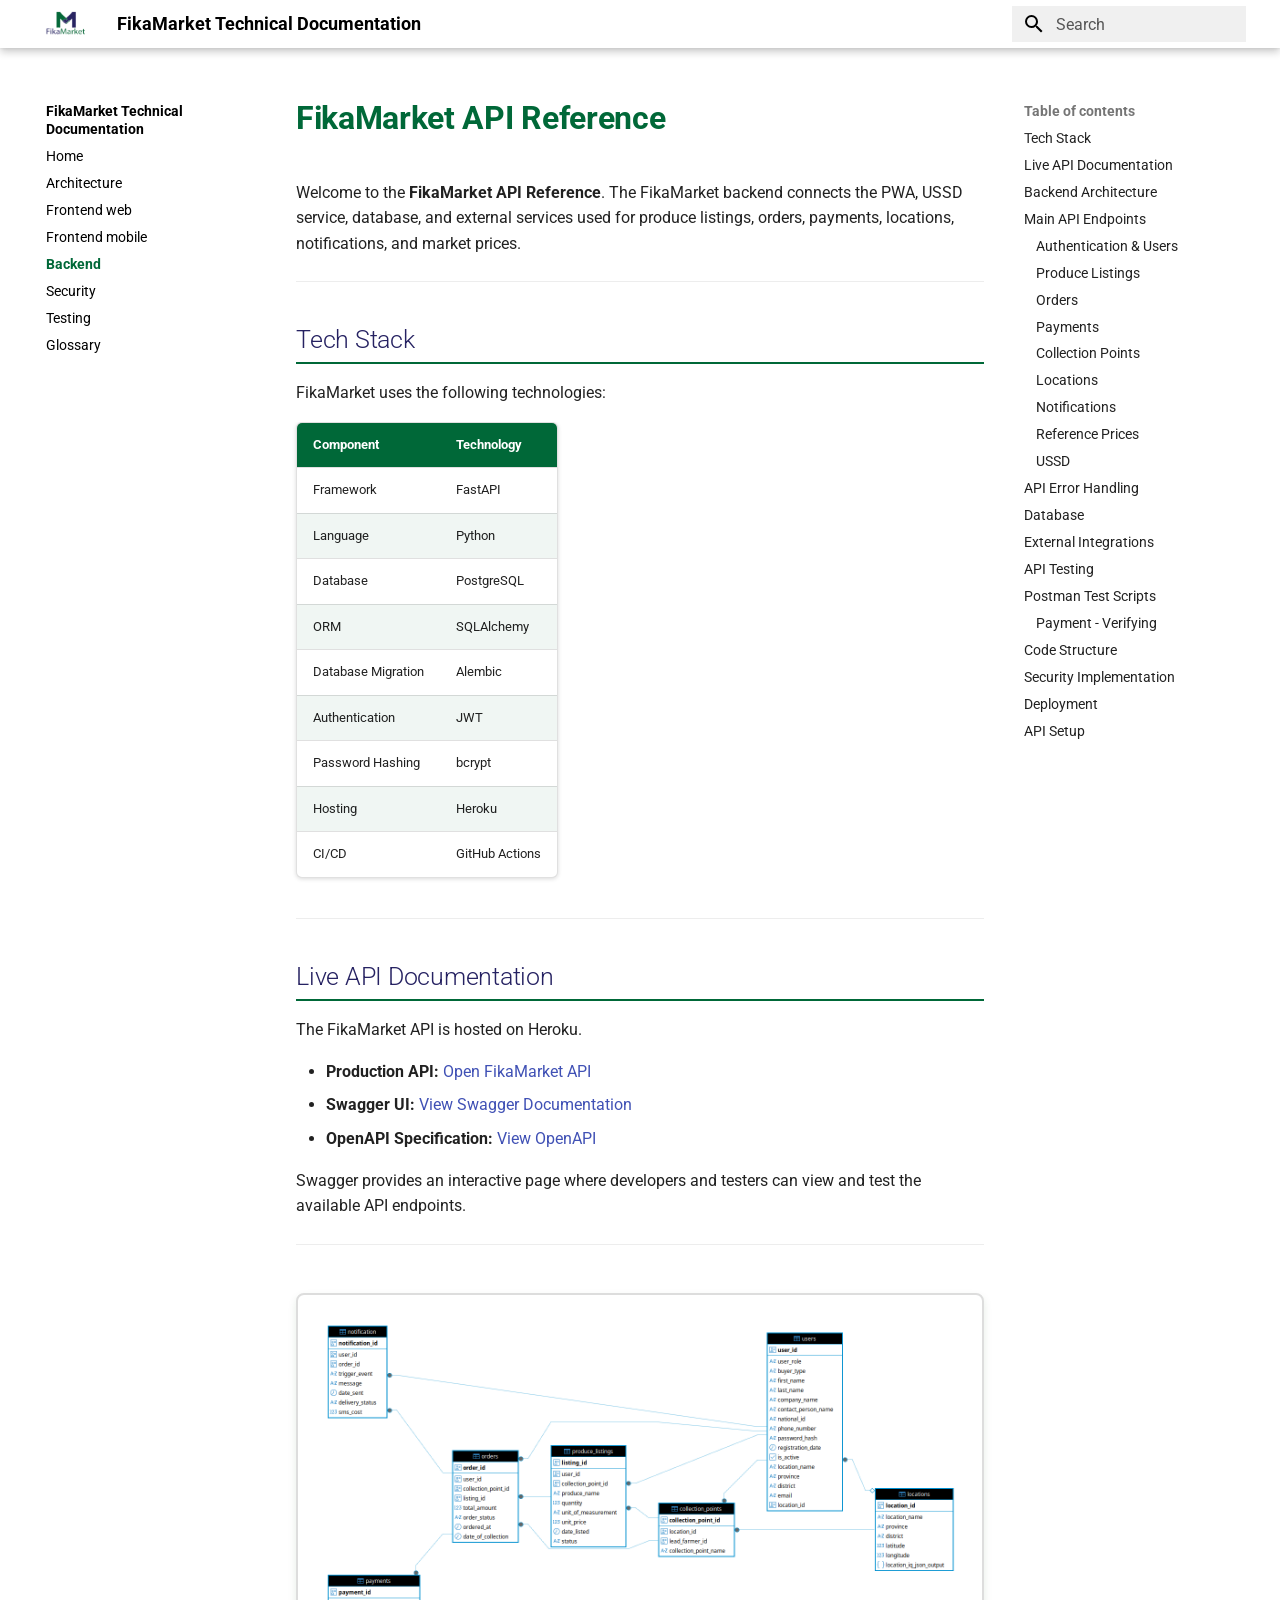
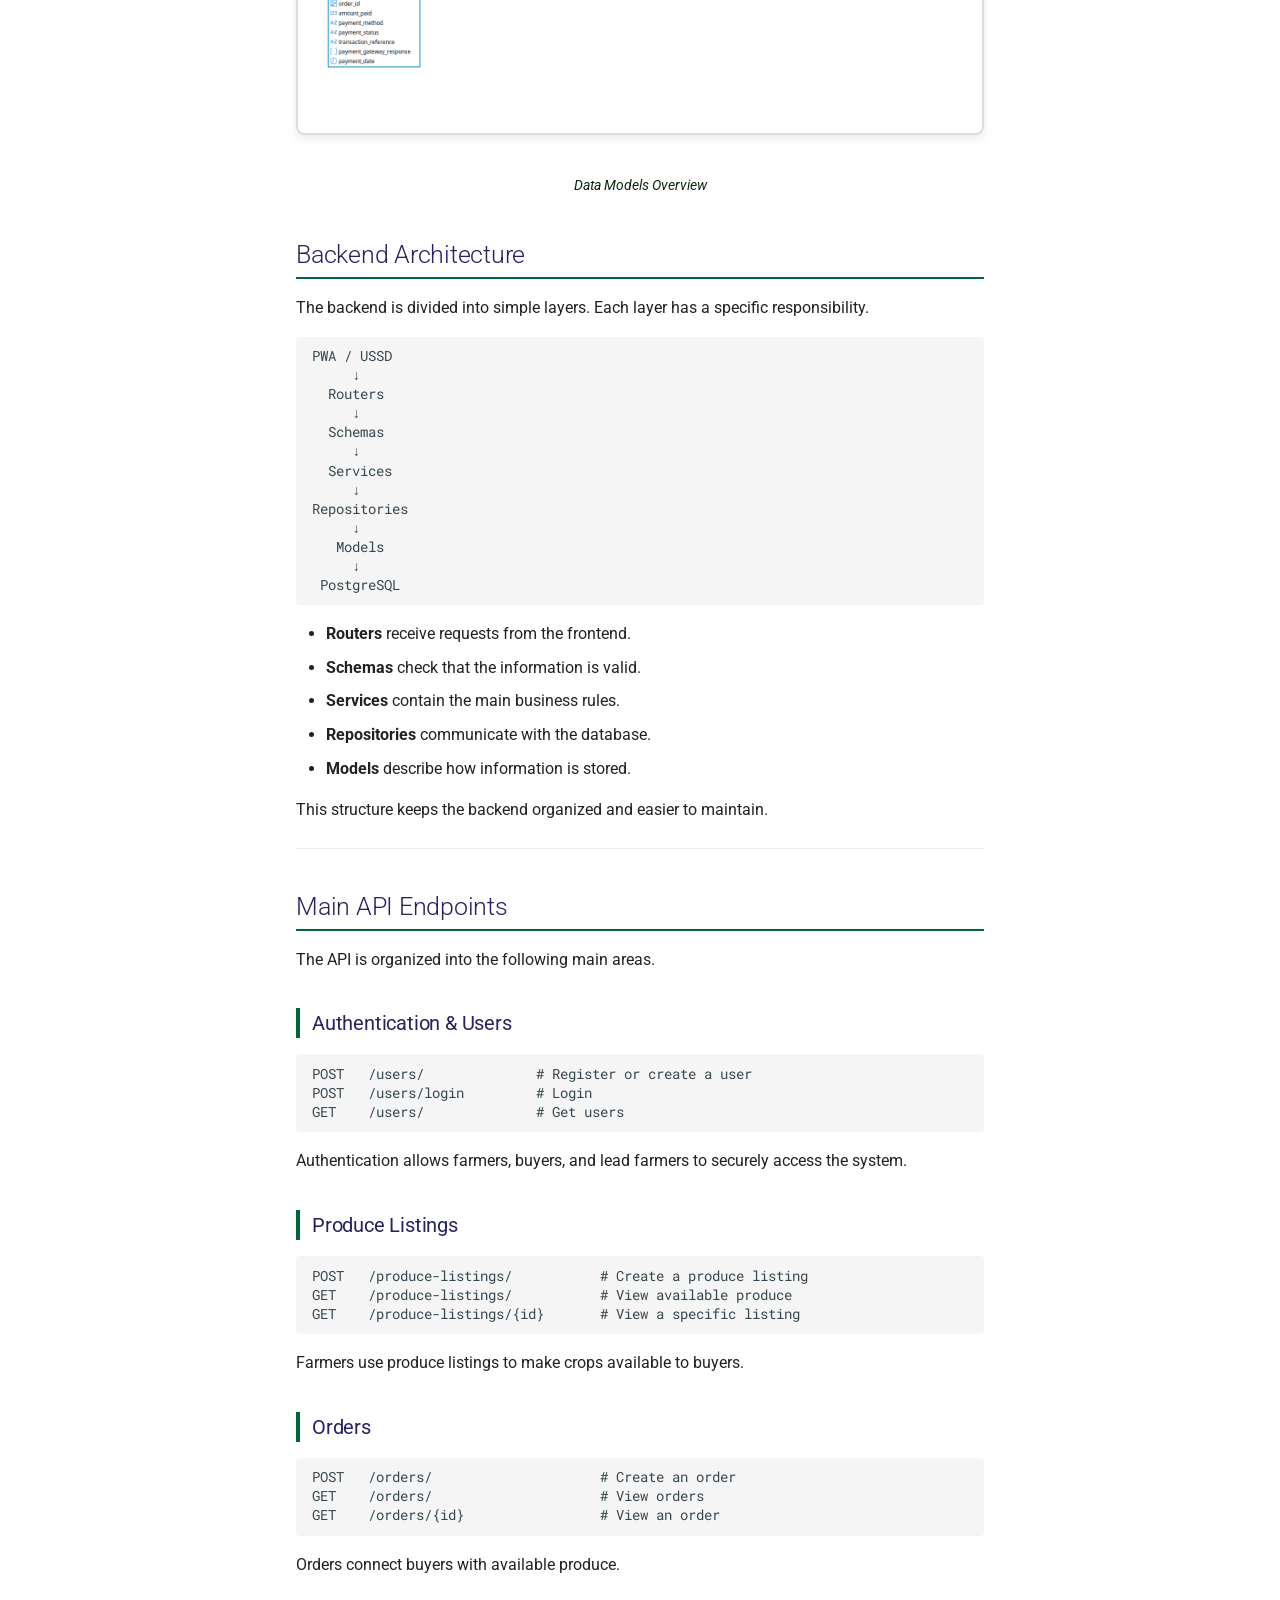
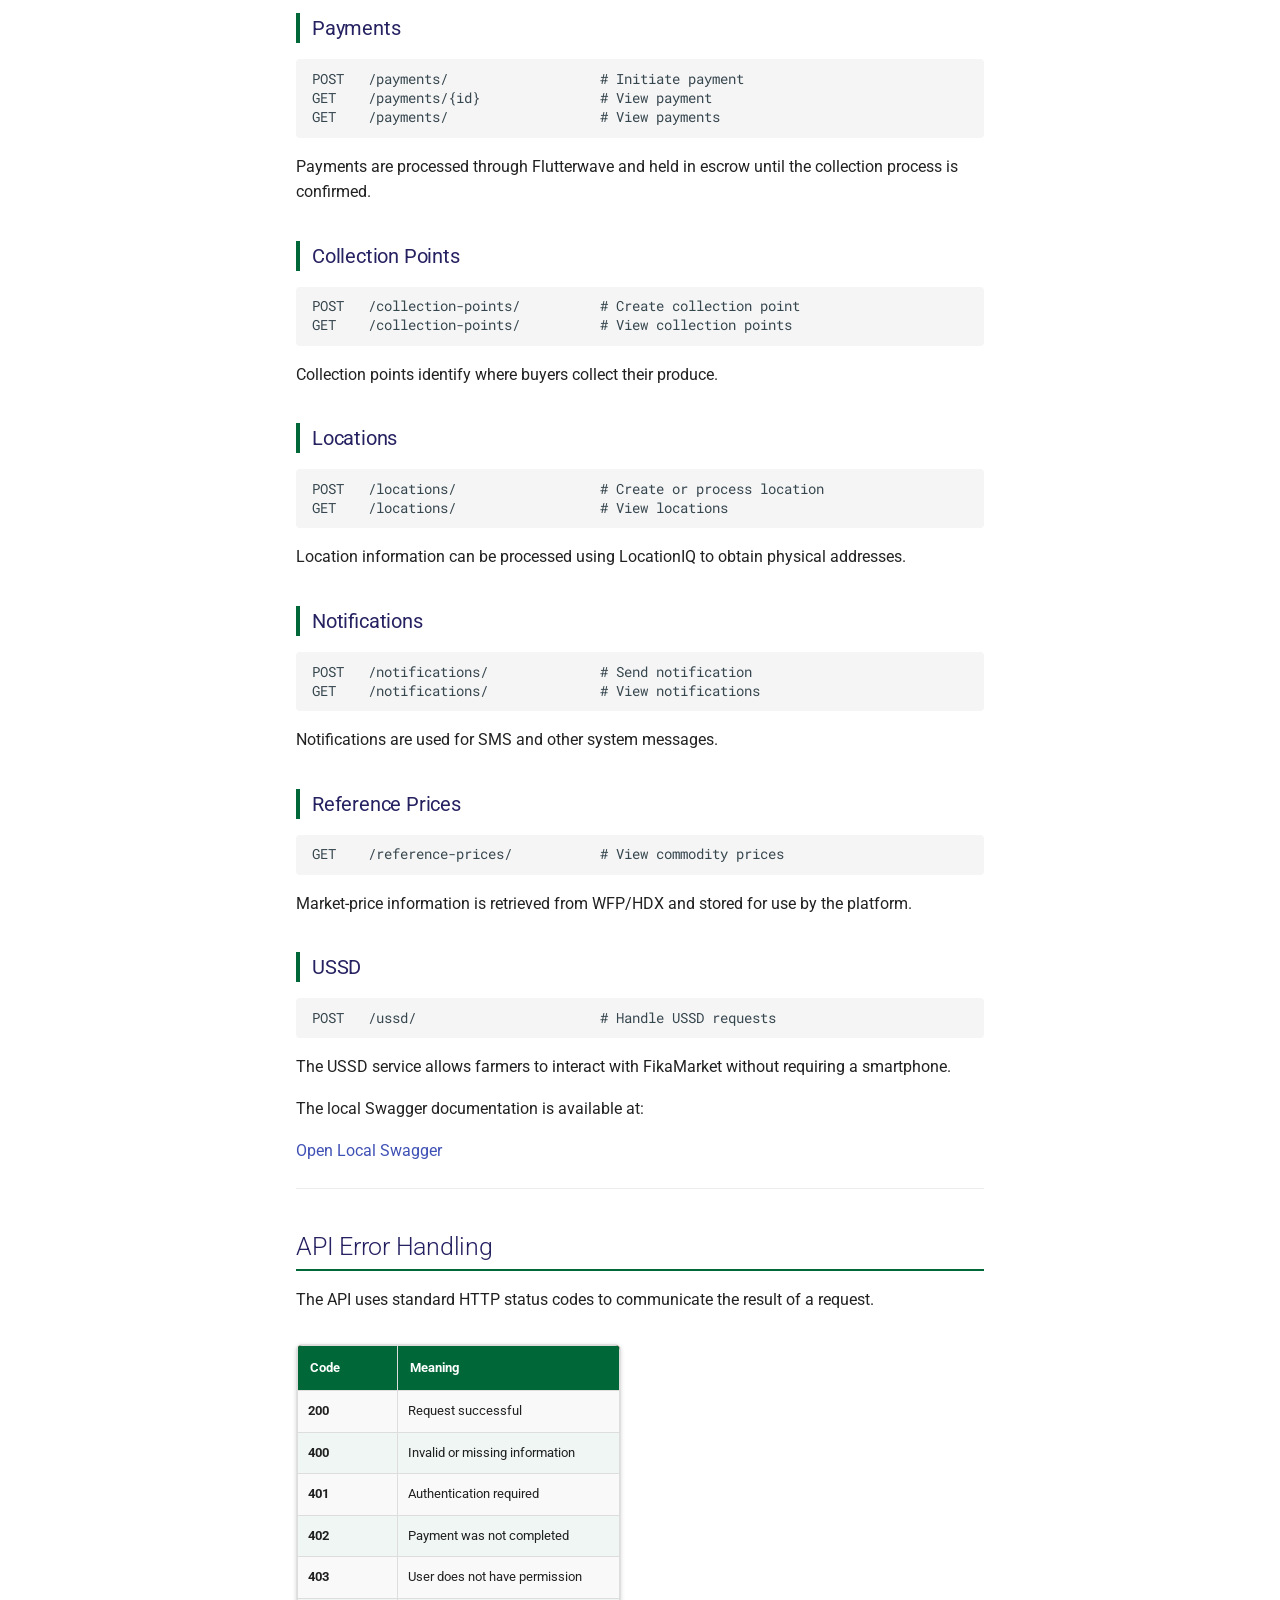
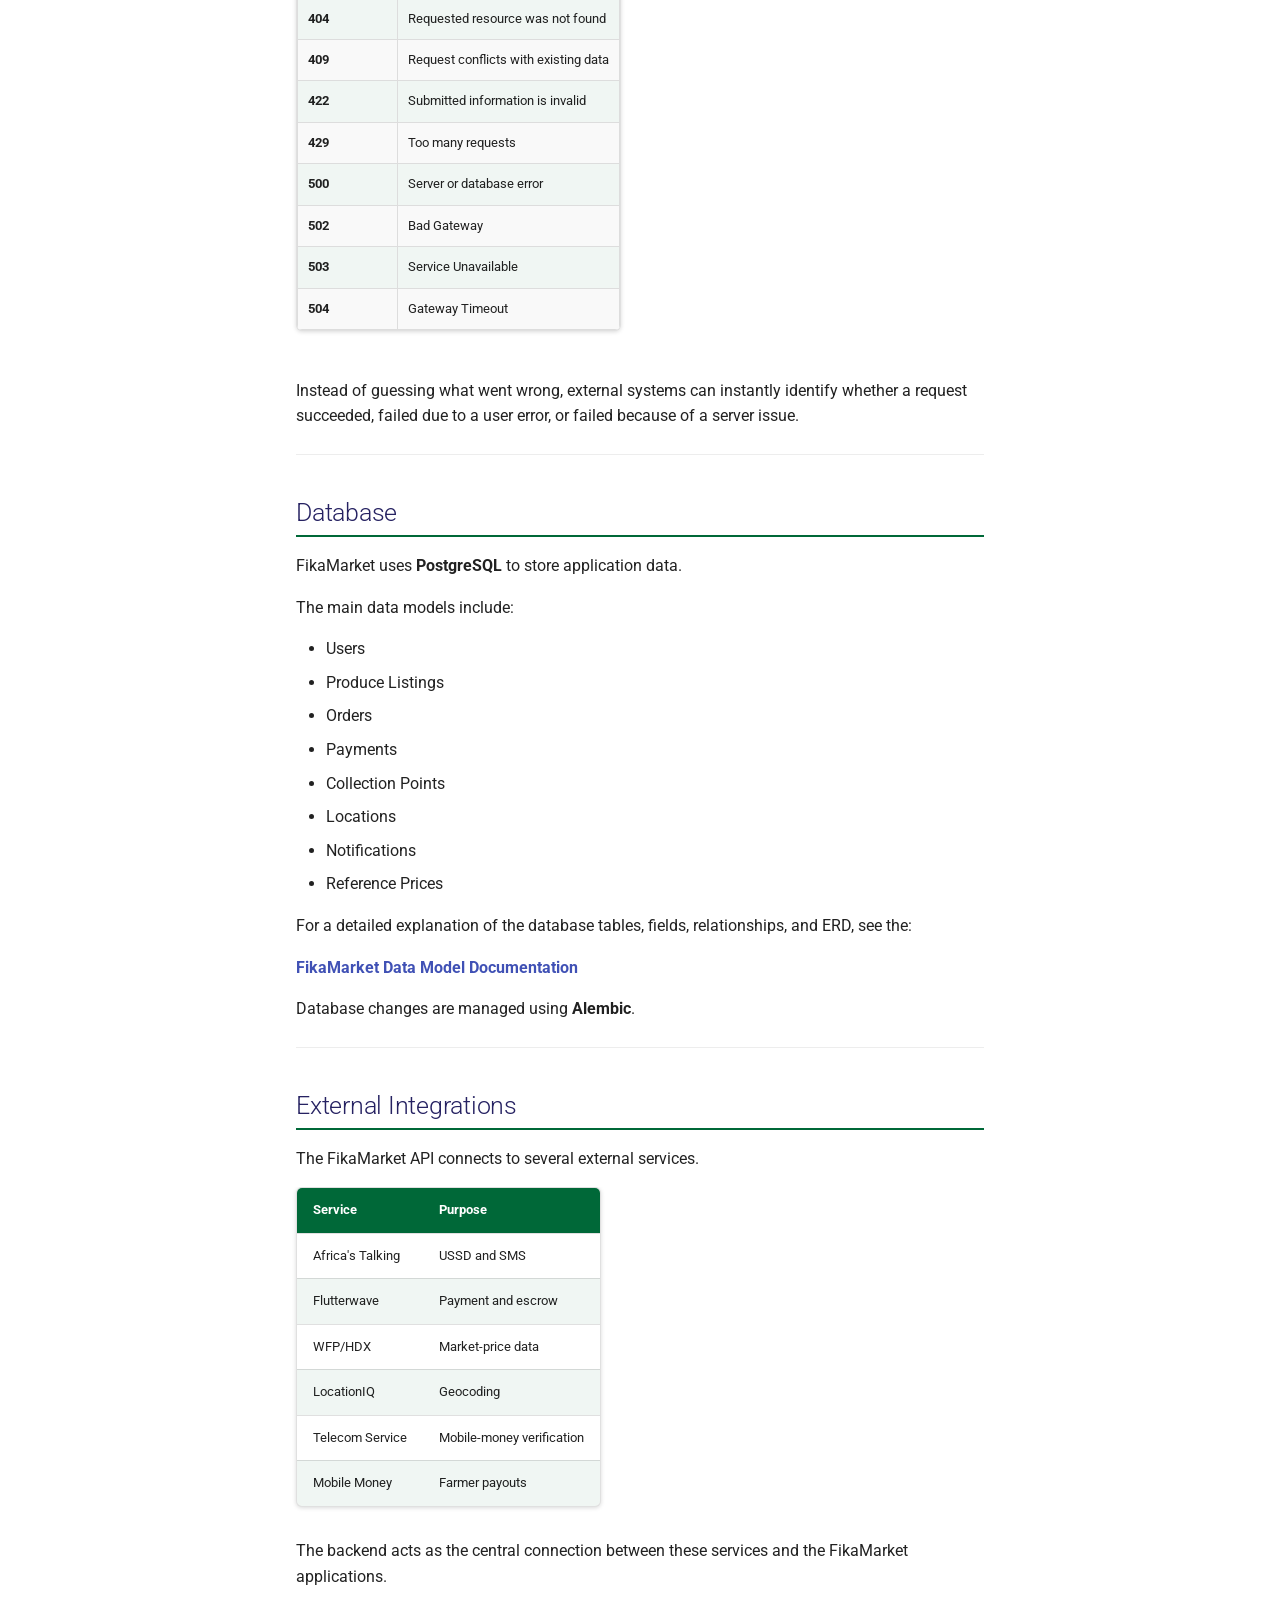
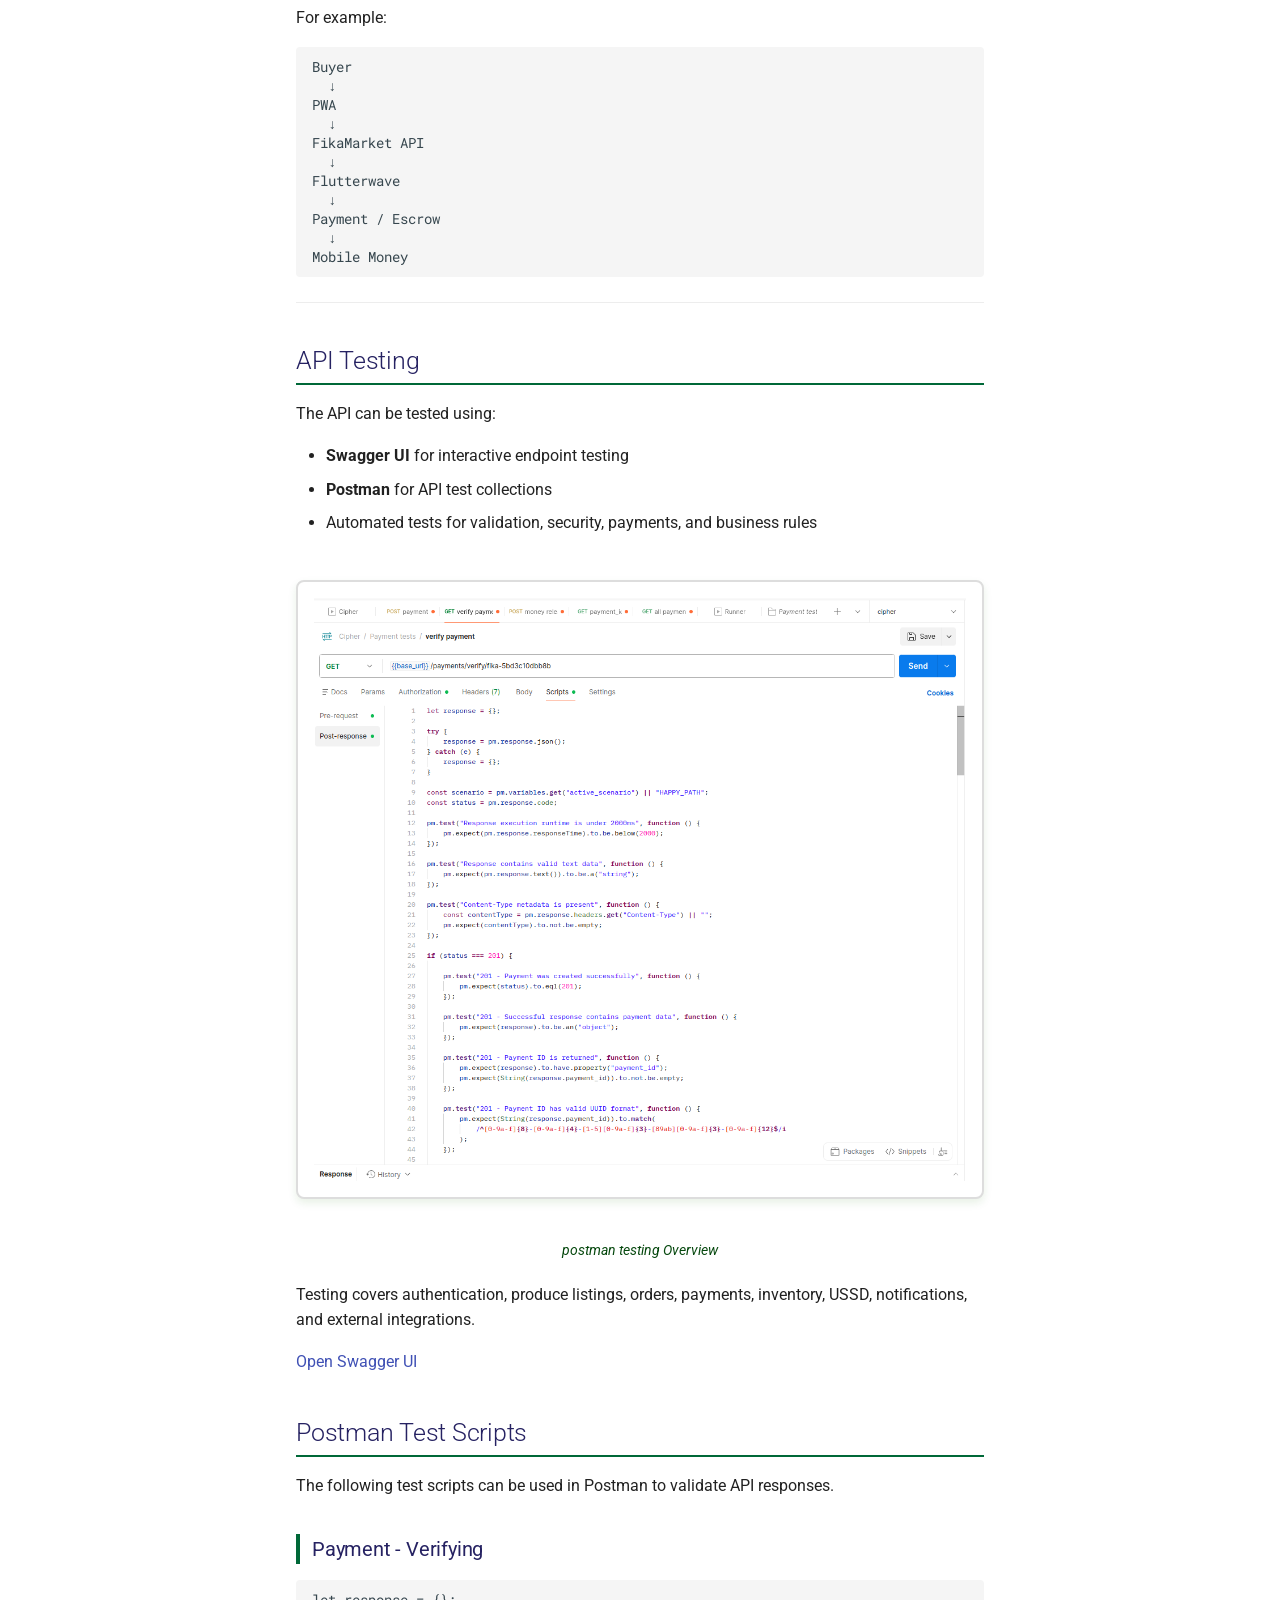
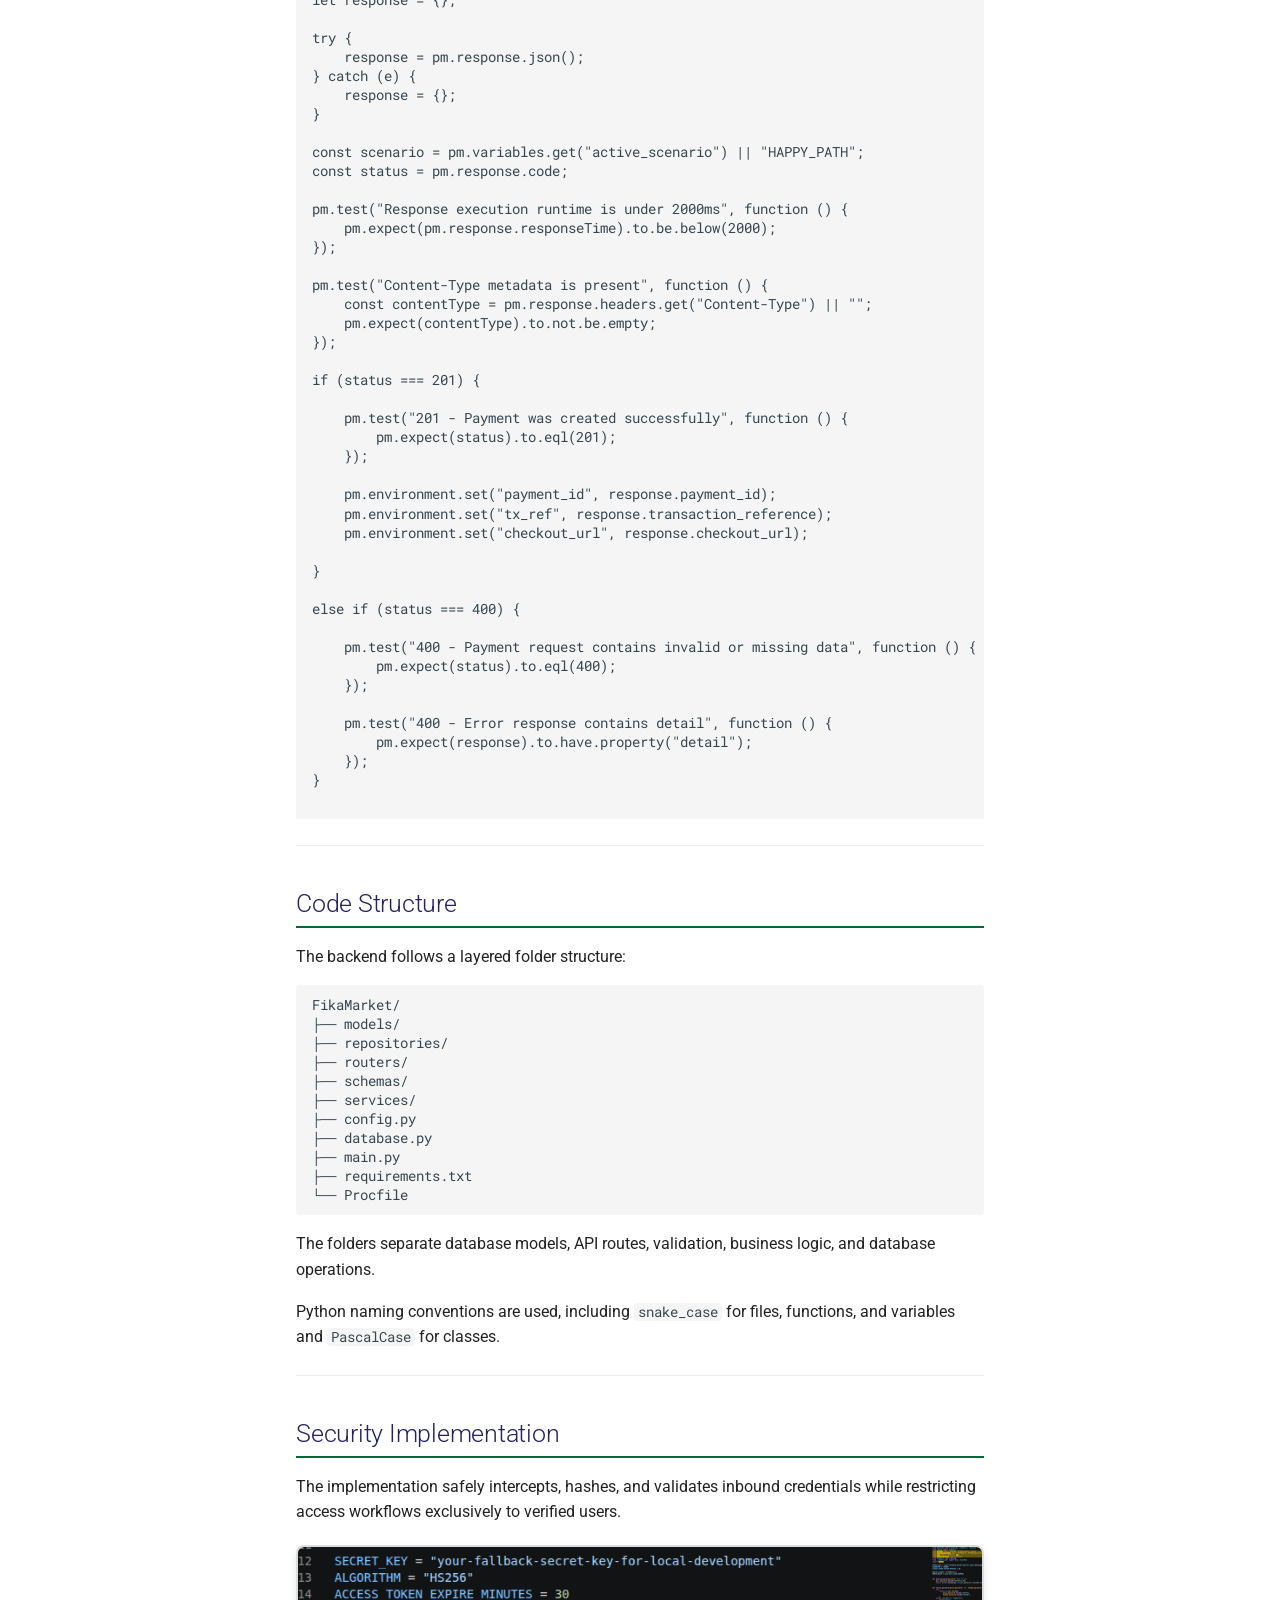
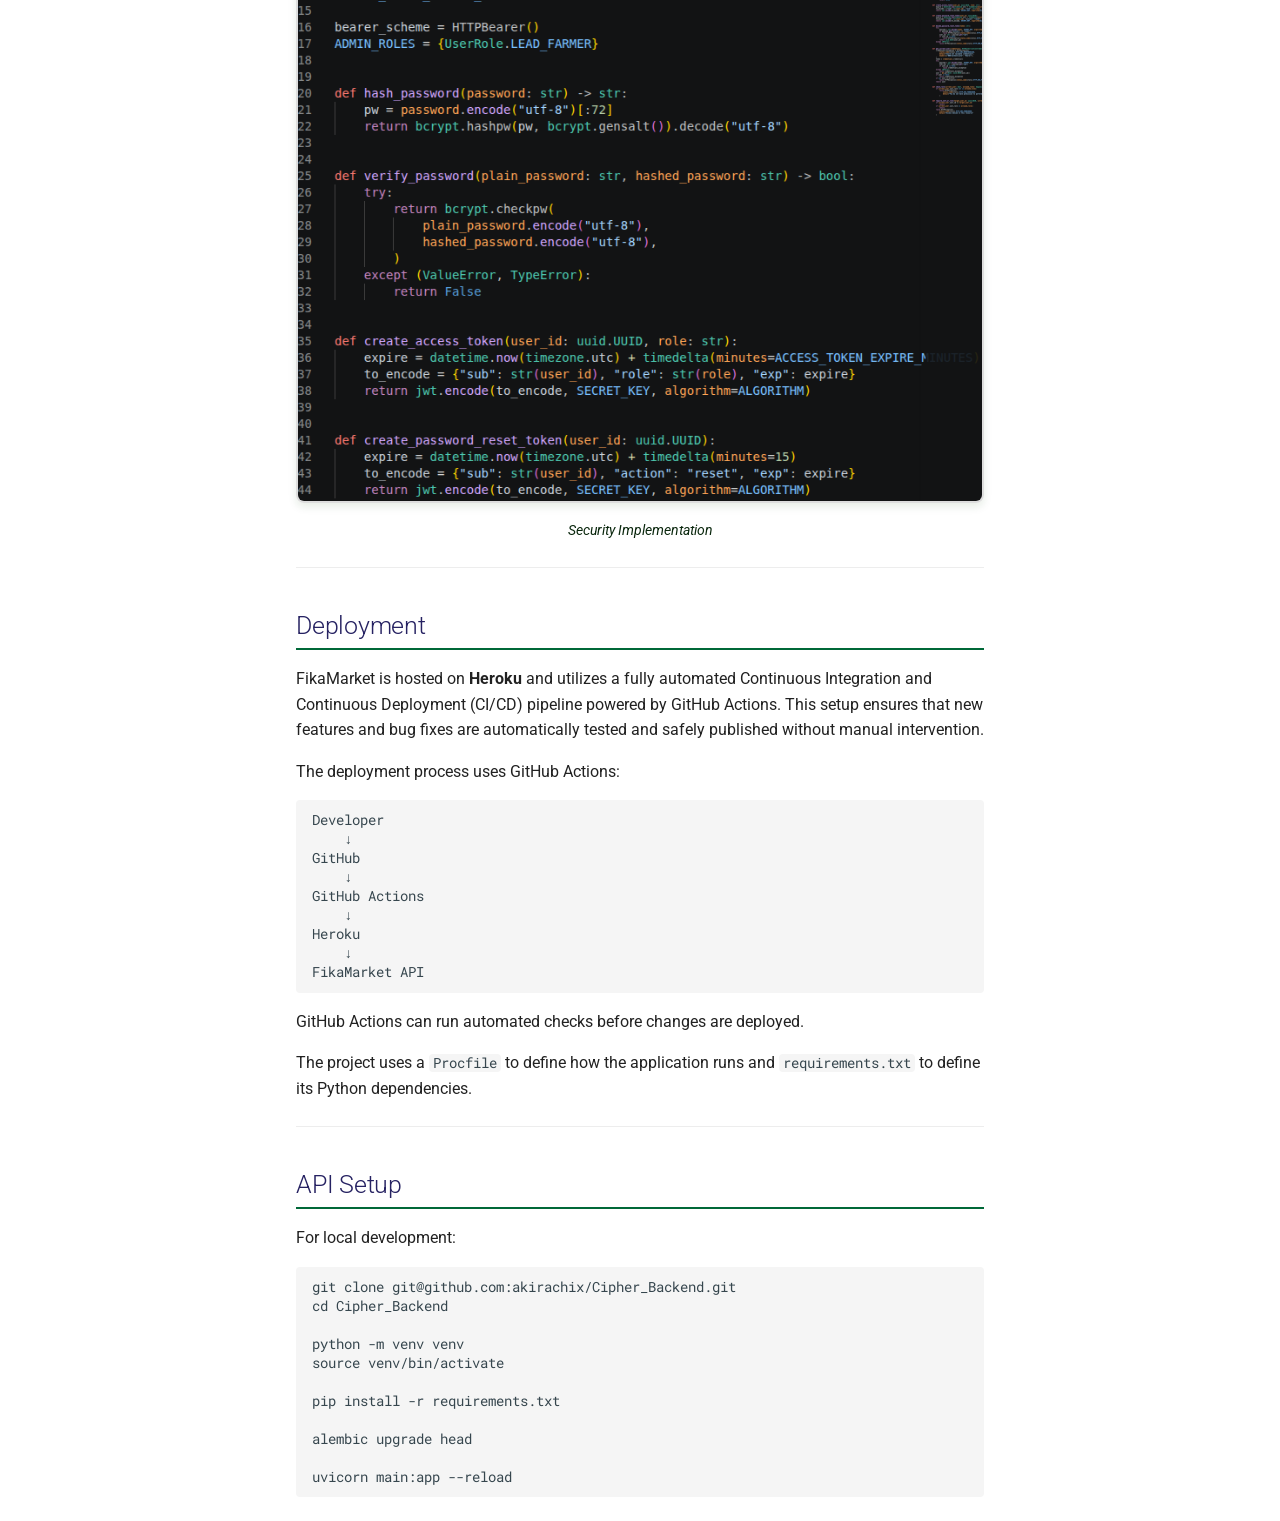
<file: site/backend/index.html>
<!doctype html>
<html lang="en" class="no-js">
  <head>
    
      <meta charset="utf-8">
      <meta name="viewport" content="width=device-width,initial-scale=1">
      
      
      
      
        <link rel="prev" href="../frontend_mobile/">
      
      
        <link rel="next" href="../security/">
      
      
        
      
      
      <link rel="icon" href="../assets/logo.png">
      <meta name="generator" content="mkdocs-1.6.1, mkdocs-material-9.7.7">
    
    
      
        <title>Backend - FikaMarket Technical Documentation</title>
      
    
    
      <link rel="stylesheet" href="../assets/stylesheets/main.ec1eaa64.min.css">
      
      


    
    
      
    
    
      
        
        
        <link rel="preconnect" href="https://fonts.gstatic.com" crossorigin>
        <link rel="stylesheet" href="https://fonts.googleapis.com/css?family=Roboto:300,300i,400,400i,700,700i%7CRoboto+Mono:400,400i,700,700i&display=fallback">
        <style>:root{--md-text-font:"Roboto";--md-code-font:"Roboto Mono"}</style>
      
    
    
      <link rel="stylesheet" href="../stylesheets/extra.css">
    
    <script>__md_scope=new URL("..",location),__md_hash=e=>[...e].reduce(((e,_)=>(e<<5)-e+_.charCodeAt(0)),0),__md_get=(e,_=localStorage,t=__md_scope)=>JSON.parse(_.getItem(t.pathname+"."+e)),__md_set=(e,_,t=localStorage,a=__md_scope)=>{try{t.setItem(a.pathname+"."+e,JSON.stringify(_))}catch(e){}}</script>
    
      

    
    
  </head>
  
  
    <body dir="ltr">
  
    
    <input class="md-toggle" data-md-toggle="drawer" type="checkbox" id="__drawer" autocomplete="off">
    <input class="md-toggle" data-md-toggle="search" type="checkbox" id="__search" autocomplete="off">
    <label class="md-overlay" for="__drawer"></label>
    <div data-md-component="skip">
      
        
        <a href="#fikamarket-api-reference" class="md-skip">
          Skip to content
        </a>
      
    </div>
    <div data-md-component="announce">
      
    </div>
    
    
      

  

<header class="md-header md-header--shadow" data-md-component="header">
  <nav class="md-header__inner md-grid" aria-label="Header">
    <a href=".." title="FikaMarket Technical Documentation" class="md-header__button md-logo" aria-label="FikaMarket Technical Documentation" data-md-component="logo">
      
  <img src="../assets/logo.png" alt="logo">

    </a>
    <label class="md-header__button md-icon" for="__drawer">
      
      <svg xmlns="http://www.w3.org/2000/svg" viewBox="0 0 24 24"><path d="M3 6h18v2H3zm0 5h18v2H3zm0 5h18v2H3z"/></svg>
    </label>
    <div class="md-header__title" data-md-component="header-title">
      <div class="md-header__ellipsis">
        <div class="md-header__topic">
          <span class="md-ellipsis">
            FikaMarket Technical Documentation
          </span>
        </div>
        <div class="md-header__topic" data-md-component="header-topic">
          <span class="md-ellipsis">
            
              Backend
            
          </span>
        </div>
      </div>
    </div>
    
    
      <script>var palette=__md_get("__palette");if(palette&&palette.color){if("(prefers-color-scheme)"===palette.color.media){var media=matchMedia("(prefers-color-scheme: light)"),input=document.querySelector(media.matches?"[data-md-color-media='(prefers-color-scheme: light)']":"[data-md-color-media='(prefers-color-scheme: dark)']");palette.color.media=input.getAttribute("data-md-color-media"),palette.color.scheme=input.getAttribute("data-md-color-scheme"),palette.color.primary=input.getAttribute("data-md-color-primary"),palette.color.accent=input.getAttribute("data-md-color-accent")}for(var[key,value]of Object.entries(palette.color))document.body.setAttribute("data-md-color-"+key,value)}</script>
    
    
    
      
      
        <label class="md-header__button md-icon" for="__search">
          
          <svg xmlns="http://www.w3.org/2000/svg" viewBox="0 0 24 24"><path d="M9.5 3A6.5 6.5 0 0 1 16 9.5c0 1.61-.59 3.09-1.56 4.23l.27.27h.79l5 5-1.5 1.5-5-5v-.79l-.27-.27A6.52 6.52 0 0 1 9.5 16 6.5 6.5 0 0 1 3 9.5 6.5 6.5 0 0 1 9.5 3m0 2C7 5 5 7 5 9.5S7 14 9.5 14 14 12 14 9.5 12 5 9.5 5"/></svg>
        </label>
        <div class="md-search" data-md-component="search" role="dialog">
  <label class="md-search__overlay" for="__search"></label>
  <div class="md-search__inner" role="search">
    <form class="md-search__form" name="search">
      <input type="text" class="md-search__input" name="query" aria-label="Search" placeholder="Search" autocapitalize="off" autocorrect="off" autocomplete="off" spellcheck="false" data-md-component="search-query" required>
      <label class="md-search__icon md-icon" for="__search">
        
        <svg xmlns="http://www.w3.org/2000/svg" viewBox="0 0 24 24"><path d="M9.5 3A6.5 6.5 0 0 1 16 9.5c0 1.61-.59 3.09-1.56 4.23l.27.27h.79l5 5-1.5 1.5-5-5v-.79l-.27-.27A6.52 6.52 0 0 1 9.5 16 6.5 6.5 0 0 1 3 9.5 6.5 6.5 0 0 1 9.5 3m0 2C7 5 5 7 5 9.5S7 14 9.5 14 14 12 14 9.5 12 5 9.5 5"/></svg>
        
        <svg xmlns="http://www.w3.org/2000/svg" viewBox="0 0 24 24"><path d="M20 11v2H8l5.5 5.5-1.42 1.42L4.16 12l7.92-7.92L13.5 5.5 8 11z"/></svg>
      </label>
      <nav class="md-search__options" aria-label="Search">
        
        <button type="reset" class="md-search__icon md-icon" title="Clear" aria-label="Clear" tabindex="-1">
          
          <svg xmlns="http://www.w3.org/2000/svg" viewBox="0 0 24 24"><path d="M19 6.41 17.59 5 12 10.59 6.41 5 5 6.41 10.59 12 5 17.59 6.41 19 12 13.41 17.59 19 19 17.59 13.41 12z"/></svg>
        </button>
      </nav>
      
    </form>
    <div class="md-search__output">
      <div class="md-search__scrollwrap" tabindex="0" data-md-scrollfix>
        <div class="md-search-result" data-md-component="search-result">
          <div class="md-search-result__meta">
            Initializing search
          </div>
          <ol class="md-search-result__list" role="presentation"></ol>
        </div>
      </div>
    </div>
  </div>
</div>
      
    
    
  </nav>
  
</header>
    
    <div class="md-container" data-md-component="container">
      
      
        
          
        
      
      <main class="md-main" data-md-component="main">
        <div class="md-main__inner md-grid">
          
            
              
              <div class="md-sidebar md-sidebar--primary" data-md-component="sidebar" data-md-type="navigation" >
                <div class="md-sidebar__scrollwrap">
                  <div class="md-sidebar__inner">
                    



<nav class="md-nav md-nav--primary" aria-label="Navigation" data-md-level="0">
  <label class="md-nav__title" for="__drawer">
    <a href=".." title="FikaMarket Technical Documentation" class="md-nav__button md-logo" aria-label="FikaMarket Technical Documentation" data-md-component="logo">
      
  <img src="../assets/logo.png" alt="logo">

    </a>
    FikaMarket Technical Documentation
  </label>
  
  <ul class="md-nav__list" data-md-scrollfix>
    
      
      
  
  
  
  
    <li class="md-nav__item">
      <a href=".." class="md-nav__link">
        
  
  
  <span class="md-ellipsis">
    
  
    Home
  

    
  </span>
  
  

      </a>
    </li>
  

    
      
      
  
  
  
  
    <li class="md-nav__item">
      <a href="../architecture/" class="md-nav__link">
        
  
  
  <span class="md-ellipsis">
    
  
    Architecture
  

    
  </span>
  
  

      </a>
    </li>
  

    
      
      
  
  
  
  
    <li class="md-nav__item">
      <a href="../frontend_web/" class="md-nav__link">
        
  
  
  <span class="md-ellipsis">
    
  
    Frontend web
  

    
  </span>
  
  

      </a>
    </li>
  

    
      
      
  
  
  
  
    <li class="md-nav__item">
      <a href="../frontend_mobile/" class="md-nav__link">
        
  
  
  <span class="md-ellipsis">
    
  
    Frontend mobile
  

    
  </span>
  
  

      </a>
    </li>
  

    
      
      
  
  
    
  
  
  
    <li class="md-nav__item md-nav__item--active">
      
      <input class="md-nav__toggle md-toggle" type="checkbox" id="__toc">
      
      
        
      
      
        <label class="md-nav__link md-nav__link--active" for="__toc">
          
  
  
  <span class="md-ellipsis">
    
  
    Backend
  

    
  </span>
  
  

          <span class="md-nav__icon md-icon"></span>
        </label>
      
      <a href="./" class="md-nav__link md-nav__link--active">
        
  
  
  <span class="md-ellipsis">
    
  
    Backend
  

    
  </span>
  
  

      </a>
      
        

<nav class="md-nav md-nav--secondary" aria-label="Table of contents">
  
  
  
    
  
  
    <label class="md-nav__title" for="__toc">
      <span class="md-nav__icon md-icon"></span>
      Table of contents
    </label>
    <ul class="md-nav__list" data-md-component="toc" data-md-scrollfix>
      
        <li class="md-nav__item">
  <a href="#tech-stack" class="md-nav__link">
    <span class="md-ellipsis">
      
        Tech Stack
      
    </span>
  </a>
  
</li>
      
        <li class="md-nav__item">
  <a href="#live-api-documentation" class="md-nav__link">
    <span class="md-ellipsis">
      
        Live API Documentation
      
    </span>
  </a>
  
</li>
      
        <li class="md-nav__item">
  <a href="#backend-architecture" class="md-nav__link">
    <span class="md-ellipsis">
      
        Backend Architecture
      
    </span>
  </a>
  
</li>
      
        <li class="md-nav__item">
  <a href="#main-api-endpoints" class="md-nav__link">
    <span class="md-ellipsis">
      
        Main API Endpoints
      
    </span>
  </a>
  
    <nav class="md-nav" aria-label="Main API Endpoints">
      <ul class="md-nav__list">
        
          <li class="md-nav__item">
  <a href="#authentication-users" class="md-nav__link">
    <span class="md-ellipsis">
      
        Authentication &amp; Users
      
    </span>
  </a>
  
</li>
        
          <li class="md-nav__item">
  <a href="#produce-listings" class="md-nav__link">
    <span class="md-ellipsis">
      
        Produce Listings
      
    </span>
  </a>
  
</li>
        
          <li class="md-nav__item">
  <a href="#orders" class="md-nav__link">
    <span class="md-ellipsis">
      
        Orders
      
    </span>
  </a>
  
</li>
        
          <li class="md-nav__item">
  <a href="#payments" class="md-nav__link">
    <span class="md-ellipsis">
      
        Payments
      
    </span>
  </a>
  
</li>
        
          <li class="md-nav__item">
  <a href="#collection-points" class="md-nav__link">
    <span class="md-ellipsis">
      
        Collection Points
      
    </span>
  </a>
  
</li>
        
          <li class="md-nav__item">
  <a href="#locations" class="md-nav__link">
    <span class="md-ellipsis">
      
        Locations
      
    </span>
  </a>
  
</li>
        
          <li class="md-nav__item">
  <a href="#notifications" class="md-nav__link">
    <span class="md-ellipsis">
      
        Notifications
      
    </span>
  </a>
  
</li>
        
          <li class="md-nav__item">
  <a href="#reference-prices" class="md-nav__link">
    <span class="md-ellipsis">
      
        Reference Prices
      
    </span>
  </a>
  
</li>
        
          <li class="md-nav__item">
  <a href="#ussd" class="md-nav__link">
    <span class="md-ellipsis">
      
        USSD
      
    </span>
  </a>
  
</li>
        
      </ul>
    </nav>
  
</li>
      
        <li class="md-nav__item">
  <a href="#api-error-handling" class="md-nav__link">
    <span class="md-ellipsis">
      
        API Error Handling
      
    </span>
  </a>
  
</li>
      
        <li class="md-nav__item">
  <a href="#database" class="md-nav__link">
    <span class="md-ellipsis">
      
        Database
      
    </span>
  </a>
  
</li>
      
        <li class="md-nav__item">
  <a href="#external-integrations" class="md-nav__link">
    <span class="md-ellipsis">
      
        External Integrations
      
    </span>
  </a>
  
</li>
      
        <li class="md-nav__item">
  <a href="#api-testing" class="md-nav__link">
    <span class="md-ellipsis">
      
        API Testing
      
    </span>
  </a>
  
</li>
      
        <li class="md-nav__item">
  <a href="#postman-test-scripts" class="md-nav__link">
    <span class="md-ellipsis">
      
        Postman Test Scripts
      
    </span>
  </a>
  
    <nav class="md-nav" aria-label="Postman Test Scripts">
      <ul class="md-nav__list">
        
          <li class="md-nav__item">
  <a href="#payment-verifying" class="md-nav__link">
    <span class="md-ellipsis">
      
        Payment - Verifying
      
    </span>
  </a>
  
</li>
        
      </ul>
    </nav>
  
</li>
      
        <li class="md-nav__item">
  <a href="#code-structure" class="md-nav__link">
    <span class="md-ellipsis">
      
        Code Structure
      
    </span>
  </a>
  
</li>
      
        <li class="md-nav__item">
  <a href="#security-implementation" class="md-nav__link">
    <span class="md-ellipsis">
      
        Security Implementation
      
    </span>
  </a>
  
</li>
      
        <li class="md-nav__item">
  <a href="#deployment" class="md-nav__link">
    <span class="md-ellipsis">
      
        Deployment
      
    </span>
  </a>
  
</li>
      
        <li class="md-nav__item">
  <a href="#api-setup" class="md-nav__link">
    <span class="md-ellipsis">
      
        API Setup
      
    </span>
  </a>
  
</li>
      
    </ul>
  
</nav>
      
    </li>
  

    
      
      
  
  
  
  
    <li class="md-nav__item">
      <a href="../security/" class="md-nav__link">
        
  
  
  <span class="md-ellipsis">
    
  
    Security
  

    
  </span>
  
  

      </a>
    </li>
  

    
      
      
  
  
  
  
    <li class="md-nav__item">
      <a href="../testing/" class="md-nav__link">
        
  
  
  <span class="md-ellipsis">
    
  
    Testing
  

    
  </span>
  
  

      </a>
    </li>
  

    
      
      
  
  
  
  
    <li class="md-nav__item">
      <a href="../glossary/" class="md-nav__link">
        
  
  
  <span class="md-ellipsis">
    
  
    Glossary
  

    
  </span>
  
  

      </a>
    </li>
  

    
  </ul>
</nav>
                  </div>
                </div>
              </div>
            
            
              
              <div class="md-sidebar md-sidebar--secondary" data-md-component="sidebar" data-md-type="toc" >
                <div class="md-sidebar__scrollwrap">
                  <div class="md-sidebar__inner">
                    

<nav class="md-nav md-nav--secondary" aria-label="Table of contents">
  
  
  
    
  
  
    <label class="md-nav__title" for="__toc">
      <span class="md-nav__icon md-icon"></span>
      Table of contents
    </label>
    <ul class="md-nav__list" data-md-component="toc" data-md-scrollfix>
      
        <li class="md-nav__item">
  <a href="#tech-stack" class="md-nav__link">
    <span class="md-ellipsis">
      
        Tech Stack
      
    </span>
  </a>
  
</li>
      
        <li class="md-nav__item">
  <a href="#live-api-documentation" class="md-nav__link">
    <span class="md-ellipsis">
      
        Live API Documentation
      
    </span>
  </a>
  
</li>
      
        <li class="md-nav__item">
  <a href="#backend-architecture" class="md-nav__link">
    <span class="md-ellipsis">
      
        Backend Architecture
      
    </span>
  </a>
  
</li>
      
        <li class="md-nav__item">
  <a href="#main-api-endpoints" class="md-nav__link">
    <span class="md-ellipsis">
      
        Main API Endpoints
      
    </span>
  </a>
  
    <nav class="md-nav" aria-label="Main API Endpoints">
      <ul class="md-nav__list">
        
          <li class="md-nav__item">
  <a href="#authentication-users" class="md-nav__link">
    <span class="md-ellipsis">
      
        Authentication &amp; Users
      
    </span>
  </a>
  
</li>
        
          <li class="md-nav__item">
  <a href="#produce-listings" class="md-nav__link">
    <span class="md-ellipsis">
      
        Produce Listings
      
    </span>
  </a>
  
</li>
        
          <li class="md-nav__item">
  <a href="#orders" class="md-nav__link">
    <span class="md-ellipsis">
      
        Orders
      
    </span>
  </a>
  
</li>
        
          <li class="md-nav__item">
  <a href="#payments" class="md-nav__link">
    <span class="md-ellipsis">
      
        Payments
      
    </span>
  </a>
  
</li>
        
          <li class="md-nav__item">
  <a href="#collection-points" class="md-nav__link">
    <span class="md-ellipsis">
      
        Collection Points
      
    </span>
  </a>
  
</li>
        
          <li class="md-nav__item">
  <a href="#locations" class="md-nav__link">
    <span class="md-ellipsis">
      
        Locations
      
    </span>
  </a>
  
</li>
        
          <li class="md-nav__item">
  <a href="#notifications" class="md-nav__link">
    <span class="md-ellipsis">
      
        Notifications
      
    </span>
  </a>
  
</li>
        
          <li class="md-nav__item">
  <a href="#reference-prices" class="md-nav__link">
    <span class="md-ellipsis">
      
        Reference Prices
      
    </span>
  </a>
  
</li>
        
          <li class="md-nav__item">
  <a href="#ussd" class="md-nav__link">
    <span class="md-ellipsis">
      
        USSD
      
    </span>
  </a>
  
</li>
        
      </ul>
    </nav>
  
</li>
      
        <li class="md-nav__item">
  <a href="#api-error-handling" class="md-nav__link">
    <span class="md-ellipsis">
      
        API Error Handling
      
    </span>
  </a>
  
</li>
      
        <li class="md-nav__item">
  <a href="#database" class="md-nav__link">
    <span class="md-ellipsis">
      
        Database
      
    </span>
  </a>
  
</li>
      
        <li class="md-nav__item">
  <a href="#external-integrations" class="md-nav__link">
    <span class="md-ellipsis">
      
        External Integrations
      
    </span>
  </a>
  
</li>
      
        <li class="md-nav__item">
  <a href="#api-testing" class="md-nav__link">
    <span class="md-ellipsis">
      
        API Testing
      
    </span>
  </a>
  
</li>
      
        <li class="md-nav__item">
  <a href="#postman-test-scripts" class="md-nav__link">
    <span class="md-ellipsis">
      
        Postman Test Scripts
      
    </span>
  </a>
  
    <nav class="md-nav" aria-label="Postman Test Scripts">
      <ul class="md-nav__list">
        
          <li class="md-nav__item">
  <a href="#payment-verifying" class="md-nav__link">
    <span class="md-ellipsis">
      
        Payment - Verifying
      
    </span>
  </a>
  
</li>
        
      </ul>
    </nav>
  
</li>
      
        <li class="md-nav__item">
  <a href="#code-structure" class="md-nav__link">
    <span class="md-ellipsis">
      
        Code Structure
      
    </span>
  </a>
  
</li>
      
        <li class="md-nav__item">
  <a href="#security-implementation" class="md-nav__link">
    <span class="md-ellipsis">
      
        Security Implementation
      
    </span>
  </a>
  
</li>
      
        <li class="md-nav__item">
  <a href="#deployment" class="md-nav__link">
    <span class="md-ellipsis">
      
        Deployment
      
    </span>
  </a>
  
</li>
      
        <li class="md-nav__item">
  <a href="#api-setup" class="md-nav__link">
    <span class="md-ellipsis">
      
        API Setup
      
    </span>
  </a>
  
</li>
      
    </ul>
  
</nav>
                  </div>
                </div>
              </div>
            
          
          
            <div class="md-content" data-md-component="content">
              
              <article class="md-content__inner md-typeset">
                
                  



<h1 id="fikamarket-api-reference">FikaMarket API Reference</h1>
<p>Welcome to the <strong>FikaMarket API Reference</strong>. The FikaMarket backend connects the PWA, USSD service, database, and external services used for produce listings, orders, payments, locations, notifications, and market prices.</p>
<hr />
<h2 id="tech-stack">Tech Stack</h2>
<p>FikaMarket uses the following technologies:</p>
<table>
<thead>
<tr>
<th>Component</th>
<th>Technology</th>
</tr>
</thead>
<tbody>
<tr>
<td>Framework</td>
<td>FastAPI</td>
</tr>
<tr>
<td>Language</td>
<td>Python</td>
</tr>
<tr>
<td>Database</td>
<td>PostgreSQL</td>
</tr>
<tr>
<td>ORM</td>
<td>SQLAlchemy</td>
</tr>
<tr>
<td>Database Migration</td>
<td>Alembic</td>
</tr>
<tr>
<td>Authentication</td>
<td>JWT</td>
</tr>
<tr>
<td>Password Hashing</td>
<td>bcrypt</td>
</tr>
<tr>
<td>Hosting</td>
<td>Heroku</td>
</tr>
<tr>
<td>CI/CD</td>
<td>GitHub Actions</td>
</tr>
</tbody>
</table>
<hr />
<h2 id="live-api-documentation">Live API Documentation</h2>
<p>The FikaMarket API is hosted on Heroku.</p>
<ul>
<li><strong>Production API:</strong> <a href="https://fikamarket-0f4a777f24f8.herokuapp.com/">Open FikaMarket API</a></li>
<li><strong>Swagger UI:</strong> <a href="https://fikamarket-0f4a777f24f8.herokuapp.com/docs">View Swagger Documentation</a></li>
<li><strong>OpenAPI Specification:</strong> <a href="https://fikamarket-0f4a777f24f8.herokuapp.com/openapi.json">View OpenAPI</a></li>
</ul>
<p>Swagger provides an interactive page where developers and testers can view and test the available API endpoints.</p>
<hr />
<div style="text-align: center; margin: 20px 0;">
  <a href="../assets/datamodel.png" target="_blank" style="display: inline-block; transition: transform 0.3s ease; cursor: zoom-in;" onmouseover="this.style.transform='scale(1.1)'" onmouseout="this.style.transform='scale(1)'">
    <img src="../assets/datamodel.png" alt="Data Models Diagram" style="max-width: 100%; height: auto; border: 2px solid #ddd; border-radius: 8px; box-shadow: 0 4px 8px rgba(21, 74, 10, 0.1); transition: all 0.3s ease;" />
  </a>
  <p style="font-size: 0.9em; color: #0a270d; margin-top: 8px;"><em>Data Models Overview</em></p>
</div>

<h2 id="backend-architecture">Backend Architecture</h2>
<p>The backend is divided into simple layers. Each layer has a specific responsibility.</p>
<pre><code class="language-text">PWA / USSD
     ↓
  Routers
     ↓
  Schemas
     ↓
  Services
     ↓
Repositories
     ↓
   Models
     ↓
 PostgreSQL
</code></pre>
<ul>
<li><strong>Routers</strong> receive requests from the frontend.</li>
<li><strong>Schemas</strong> check that the information is valid.</li>
<li><strong>Services</strong> contain the main business rules.</li>
<li><strong>Repositories</strong> communicate with the database.</li>
<li><strong>Models</strong> describe how information is stored.</li>
</ul>
<p>This structure keeps the backend organized and easier to maintain.</p>
<hr />
<h2 id="main-api-endpoints">Main API Endpoints</h2>
<p>The API is organized into the following main areas.</p>
<h3 id="authentication-users">Authentication &amp; Users</h3>
<pre><code class="language-text">POST   /users/              # Register or create a user
POST   /users/login         # Login
GET    /users/              # Get users
</code></pre>
<p>Authentication allows farmers, buyers, and lead farmers to securely access the system.</p>
<h3 id="produce-listings">Produce Listings</h3>
<pre><code class="language-text">POST   /produce-listings/           # Create a produce listing
GET    /produce-listings/           # View available produce
GET    /produce-listings/{id}       # View a specific listing
</code></pre>
<p>Farmers use produce listings to make crops available to buyers.</p>
<h3 id="orders">Orders</h3>
<pre><code class="language-text">POST   /orders/                     # Create an order
GET    /orders/                     # View orders
GET    /orders/{id}                 # View an order
</code></pre>
<p>Orders connect buyers with available produce.</p>
<h3 id="payments">Payments</h3>
<pre><code class="language-text">POST   /payments/                   # Initiate payment
GET    /payments/{id}               # View payment
GET    /payments/                   # View payments
</code></pre>
<p>Payments are processed through Flutterwave and held in escrow until the collection process is confirmed.</p>
<h3 id="collection-points">Collection Points</h3>
<pre><code class="language-text">POST   /collection-points/          # Create collection point
GET    /collection-points/          # View collection points
</code></pre>
<p>Collection points identify where buyers collect their produce.</p>
<h3 id="locations">Locations</h3>
<pre><code class="language-text">POST   /locations/                  # Create or process location
GET    /locations/                  # View locations
</code></pre>
<p>Location information can be processed using LocationIQ to obtain physical addresses.</p>
<h3 id="notifications">Notifications</h3>
<pre><code class="language-text">POST   /notifications/              # Send notification
GET    /notifications/              # View notifications
</code></pre>
<p>Notifications are used for SMS and other system messages.</p>
<h3 id="reference-prices">Reference Prices</h3>
<pre><code class="language-text">GET    /reference-prices/           # View commodity prices
</code></pre>
<p>Market-price information is retrieved from WFP/HDX and stored for use by the platform.</p>
<h3 id="ussd">USSD</h3>
<pre><code class="language-text">POST   /ussd/                       # Handle USSD requests
</code></pre>
<p>The USSD service allows farmers to interact with FikaMarket without requiring a smartphone.</p>
<p>The local Swagger documentation is available at:</p>
<p><a href="http://127.0.0.1:8000/docs">Open Local Swagger</a></p>
<hr />
<h2 id="api-error-handling">API Error Handling</h2>
<p>The API uses standard HTTP status codes to communicate the result of a request.</p>
<table id="error-table" style="width: 100%; border-collapse: collapse; margin: 15px 0; transition: transform 0.3s ease;">
  <thead>
    <tr style="background-color: #f44336; color: white;">
      <th style="padding: 12px; border: 1px solid #ddd; text-align: left; width: 15%;">Code</th>
      <th style="padding: 12px; border: 1px solid #ddd; text-align: left; width: 85%;">Meaning</th>
    </tr>
  </thead>
  <tbody>
    <tr style="background-color: #f9f9f9;">
      <td style="padding: 10px; border: 1px solid #ddd; font-weight: bold;">200</td>
      <td style="padding: 10px; border: 1px solid #ddd;">Request successful</td>
    </tr>
    <tr>
      <td style="padding: 10px; border: 1px solid #ddd; font-weight: bold;">400</td>
      <td style="padding: 10px; border: 1px solid #ddd;">Invalid or missing information</td>
    </tr>
    <tr style="background-color: #f9f9f9;">
      <td style="padding: 10px; border: 1px solid #ddd; font-weight: bold;">401</td>
      <td style="padding: 10px; border: 1px solid #ddd;">Authentication required</td>
    </tr>
    <tr>
      <td style="padding: 10px; border: 1px solid #ddd; font-weight: bold;">402</td>
      <td style="padding: 10px; border: 1px solid #ddd;">Payment was not completed</td>
    </tr>
    <tr style="background-color: #f9f9f9;">
      <td style="padding: 10px; border: 1px solid #ddd; font-weight: bold;">403</td>
      <td style="padding: 10px; border: 1px solid #ddd;">User does not have permission</td>
    </tr>
    <tr>
      <td style="padding: 10px; border: 1px solid #ddd; font-weight: bold;">404</td>
      <td style="padding: 10px; border: 1px solid #ddd;">Requested resource was not found</td>
    </tr>
    <tr style="background-color: #f9f9f9;">
      <td style="padding: 10px; border: 1px solid #ddd; font-weight: bold;">409</td>
      <td style="padding: 10px; border: 1px solid #ddd;">Request conflicts with existing data</td>
    </tr>
    <tr>
      <td style="padding: 10px; border: 1px solid #ddd; font-weight: bold;">422</td>
      <td style="padding: 10px; border: 1px solid #ddd;">Submitted information is invalid</td>
    </tr>
    <tr style="background-color: #f9f9f9;">
      <td style="padding: 10px; border: 1px solid #ddd; font-weight: bold;">429</td>
      <td style="padding: 10px; border: 1px solid #ddd;">Too many requests</td>
    </tr>
    <tr>
      <td style="padding: 10px; border: 1px solid #ddd; font-weight: bold;">500</td>
      <td style="padding: 10px; border: 1px solid #ddd;">Server or database error</td>
    </tr>
    <tr style="background-color: #f9f9f9;">
      <td style="padding: 10px; border: 1px solid #ddd; font-weight: bold;">502</td>
      <td style="padding: 10px; border: 1px solid #ddd;">Bad Gateway</td>
    </tr>
    <tr>
      <td style="padding: 10px; border: 1px solid #ddd; font-weight: bold;">503</td>
      <td style="padding: 10px; border: 1px solid #ddd;">Service Unavailable</td>
    </tr>
    <tr style="background-color: #f9f9f9;">
      <td style="padding: 10px; border: 1px solid #ddd; font-weight: bold;">504</td>
      <td style="padding: 10px; border: 1px solid #ddd;">Gateway Timeout</td>
    </tr>
  </tbody>
</table>

<p> Instead of guessing what went wrong, external systems can instantly identify whether a request succeeded, failed due to a user error, or failed because of a server issue.</p>

<hr />
<h2 id="database">Database</h2>
<p>FikaMarket uses <strong>PostgreSQL</strong> to store application data.</p>
<p>The main data models include:</p>
<ul>
<li>Users</li>
<li>Produce Listings</li>
<li>Orders</li>
<li>Payments</li>
<li>Collection Points</li>
<li>Locations</li>
<li>Notifications</li>
<li>Reference Prices</li>
</ul>
<p>For a detailed explanation of the database tables, fields, relationships, and ERD, see the:</p>
<p><a href="https://docs.google.com/document/d/1-pXK5n20J3vBMMBjf67ZazjG4iUCKQ5R0snlki0V514/edit?tab=t.0"><strong>FikaMarket Data Model Documentation</strong></a></p>
<p>Database changes are managed using <strong>Alembic</strong>.</p>
<hr />
<h2 id="external-integrations">External Integrations</h2>
<p>The FikaMarket API connects to several external services.</p>
<table>
<thead>
<tr>
<th>Service</th>
<th>Purpose</th>
</tr>
</thead>
<tbody>
<tr>
<td>Africa's Talking</td>
<td>USSD and SMS</td>
</tr>
<tr>
<td>Flutterwave</td>
<td>Payment and escrow</td>
</tr>
<tr>
<td>WFP/HDX</td>
<td>Market-price data</td>
</tr>
<tr>
<td>LocationIQ</td>
<td>Geocoding</td>
</tr>
<tr>
<td>Telecom Service</td>
<td>Mobile-money verification</td>
</tr>
<tr>
<td>Mobile Money</td>
<td>Farmer payouts</td>
</tr>
</tbody>
</table>
<p>The backend acts as the central connection between these services and the FikaMarket applications.</p>
<p>For example:</p>
<pre><code class="language-text">Buyer
  ↓
PWA
  ↓
FikaMarket API
  ↓
Flutterwave
  ↓
Payment / Escrow
  ↓
Mobile Money
</code></pre>
<hr />
<h2 id="api-testing">API Testing</h2>
<p>The API can be tested using:</p>
<ul>
<li><strong>Swagger UI</strong> for interactive endpoint testing</li>
<li><strong>Postman</strong> for API test collections</li>
<li>Automated tests for validation, security, payments, and business rules</li>
</ul>
<div style="text-align: center; margin: 20px 0;">
  <a href="../assets/image.png" target="_blank" style="display: inline-block; transition: transform 0.3s ease; cursor: zoom-in;" onmouseover="this.style.transform='scale(1.1)'" onmouseout="this.style.transform='scale(1)'">
    <img src="../assets/image.png" alt="testing sample Diagram" style="max-width: 100%; height: auto; border: 2px solid #ddd; border-radius: 8px; box-shadow: 0 4px 8px rgba(31, 113, 14, 0.1); transition: all 0.3s ease;" />
  </a>
  <p style="font-size: 0.9em; color: #06480e; margin-top: 8px;"><em>postman testing Overview</em></p>
</div>

<p>Testing covers authentication, produce listings, orders, payments, inventory, USSD, notifications, and external integrations.</p>
<p><a href="https://fikamarket-0f4a777f24f8.herokuapp.com/docs">Open Swagger UI</a></p>
<h2 id="postman-test-scripts">Postman Test Scripts</h2>
<p>The following test scripts can be used in Postman to validate API responses.</p>
<h3 id="payment-verifying">Payment - Verifying</h3>
<pre><code class="language-javascript">let response = {};

try {
    response = pm.response.json();
} catch (e) {
    response = {};
}

const scenario = pm.variables.get(&quot;active_scenario&quot;) || &quot;HAPPY_PATH&quot;;
const status = pm.response.code;

pm.test(&quot;Response execution runtime is under 2000ms&quot;, function () {
    pm.expect(pm.response.responseTime).to.be.below(2000);
});

pm.test(&quot;Content-Type metadata is present&quot;, function () {
    const contentType = pm.response.headers.get(&quot;Content-Type&quot;) || &quot;&quot;;
    pm.expect(contentType).to.not.be.empty;
});

if (status === 201) {

    pm.test(&quot;201 - Payment was created successfully&quot;, function () {
        pm.expect(status).to.eql(201);
    });

    pm.environment.set(&quot;payment_id&quot;, response.payment_id);
    pm.environment.set(&quot;tx_ref&quot;, response.transaction_reference);
    pm.environment.set(&quot;checkout_url&quot;, response.checkout_url);

}

else if (status === 400) {

    pm.test(&quot;400 - Payment request contains invalid or missing data&quot;, function () {
        pm.expect(status).to.eql(400);
    });

    pm.test(&quot;400 - Error response contains detail&quot;, function () {
        pm.expect(response).to.have.property(&quot;detail&quot;);
    });
}

</code></pre>
<hr />
<h2 id="code-structure">Code Structure</h2>
<p>The backend follows a layered folder structure:</p>
<pre><code class="language-text">FikaMarket/
├── models/
├── repositories/
├── routers/
├── schemas/
├── services/
├── config.py
├── database.py
├── main.py
├── requirements.txt
└── Procfile
</code></pre>
<p>The folders separate database models, API routes, validation, business logic, and database operations.</p>
<p>Python naming conventions are used, including <code>snake_case</code> for files, functions, and variables and <code>PascalCase</code> for classes.</p>
<hr />
<h2 id="security-implementation">Security Implementation</h2>
<p>The implementation safely intercepts, hashes, and validates inbound credentials while restricting access workflows exclusively to verified users.</p>
<div style="text-align: center; margin: 20px 0;">
  <a href="../assets/security.png" target="_blank" style="display: inline-block; transition: transform 0.3s ease; cursor: zoom-in;" onmouseover="this.style.transform='scale(1.1)'" onmouseout="this.style.transform='scale(1)'">
    <img src="../assets/security.png" alt="Security Implementation" style="max-width: 100%; height: auto; border: 2px solid #ddd; border-radius: 8px; box-shadow: 0 4px 8px rgba(21, 74, 10, 0.1); transition: all 0.3s ease;" />
  </a>
  <p style="font-size: 0.9em; color: #0a270d; margin-top: 8px;"><em>Security Implementation</em></p>
</div>

<hr />
<h2 id="deployment">Deployment</h2>
<p>FikaMarket is hosted on <strong>Heroku</strong> and utilizes a fully automated Continuous Integration and Continuous Deployment (CI/CD) pipeline powered by GitHub Actions. This setup ensures that new features and bug fixes are automatically tested and safely published without manual intervention.</p>
<p>The deployment process uses GitHub Actions:</p>
<pre><code class="language-text">Developer
    ↓
GitHub
    ↓
GitHub Actions
    ↓
Heroku
    ↓
FikaMarket API
</code></pre>
<p>GitHub Actions can run automated checks before changes are deployed.</p>
<p>The project uses a <code>Procfile</code> to define how the application runs and <code>requirements.txt</code> to define its Python dependencies.</p>
<hr />
<h2 id="api-setup">API Setup</h2>
<p>For local development:</p>
<pre><code class="language-bash">git clone git@github.com:akirachix/Cipher_Backend.git
cd Cipher_Backend

python -m venv venv
source venv/bin/activate

pip install -r requirements.txt

alembic upgrade head

uvicorn main:app --reload
</code></pre>












                
              </article>
            </div>
          
          
<script>var target=document.getElementById(location.hash.slice(1));target&&target.name&&(target.checked=target.name.startsWith("__tabbed_"))</script>
        </div>
        
      </main>
      
        <footer class="md-footer">
  
  <div class="md-footer-meta md-typeset">
    <div class="md-footer-meta__inner md-grid">
      <div class="md-copyright">
  
  
    Made with
    <a href="https://squidfunk.github.io/mkdocs-material/" target="_blank" rel="noopener">
      Material for MkDocs
    </a>
  
</div>
      
    </div>
  </div>
</footer>
      
    </div>
    <div class="md-dialog" data-md-component="dialog">
      <div class="md-dialog__inner md-typeset"></div>
    </div>
    
    
    
      
      
      <script id="__config" type="application/json">{"annotate": null, "base": "..", "features": [], "search": "../assets/javascripts/workers/search.2c215733.min.js", "tags": null, "translations": {"clipboard.copied": "Copied to clipboard", "clipboard.copy": "Copy to clipboard", "search.result.more.one": "1 more on this page", "search.result.more.other": "# more on this page", "search.result.none": "No matching documents", "search.result.one": "1 matching document", "search.result.other": "# matching documents", "search.result.placeholder": "Type to start searching", "search.result.term.missing": "Missing", "select.version": "Select version"}, "version": null}</script>
    
    
      <script src="../assets/javascripts/bundle.d7400e89.min.js"></script>
      
    
  </body>
</html>
</file>
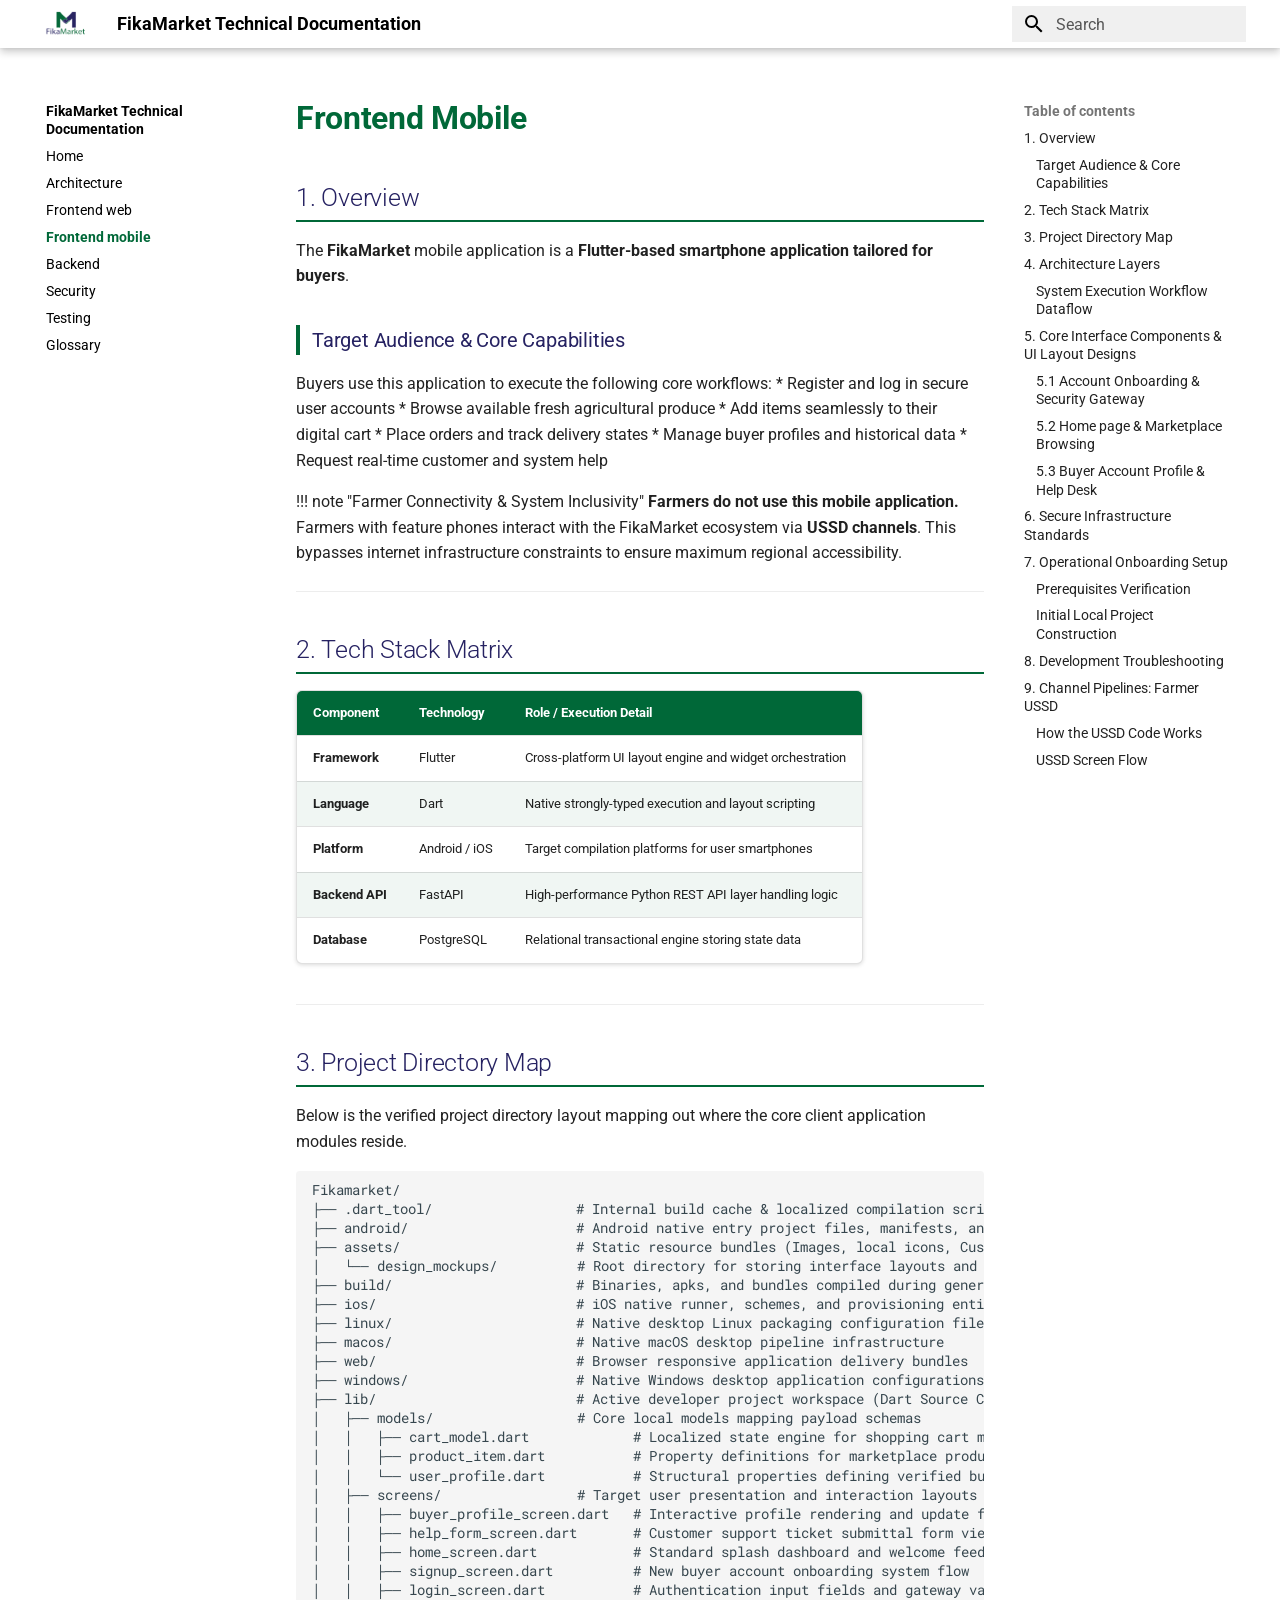
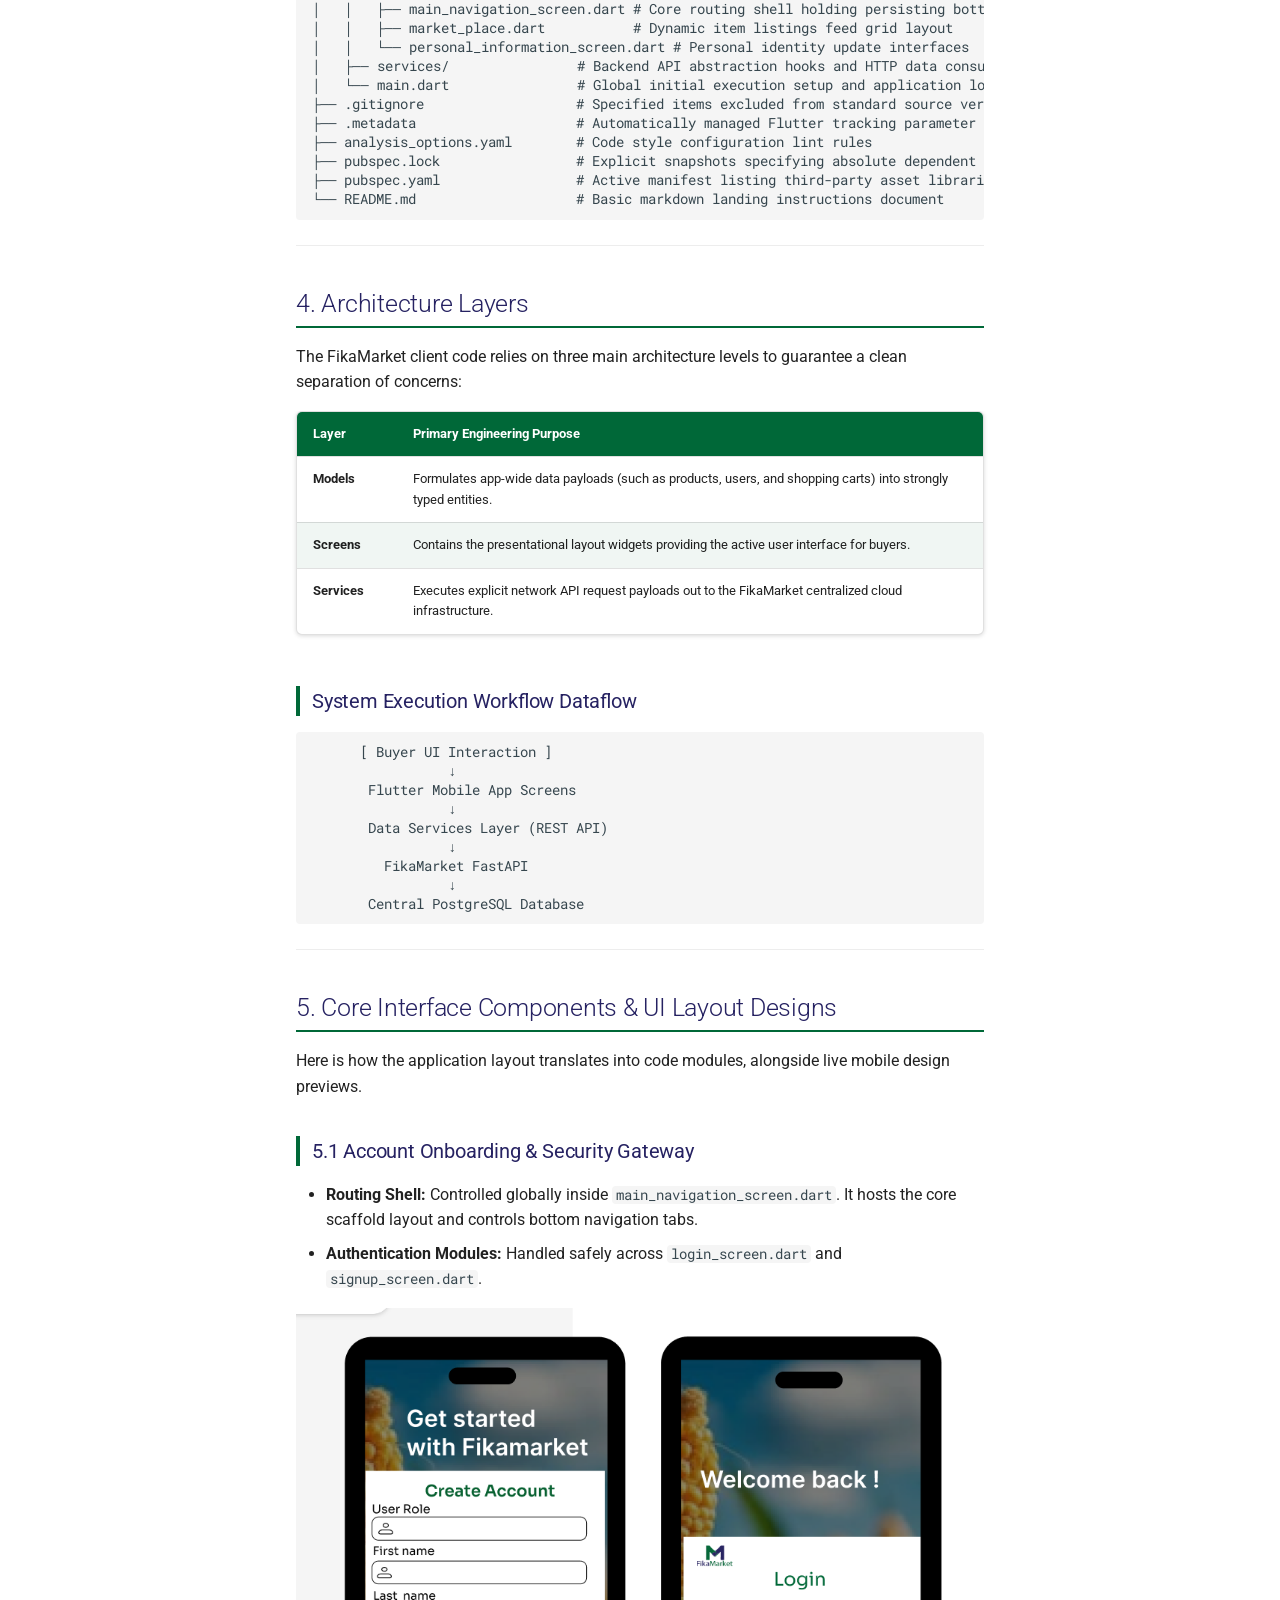
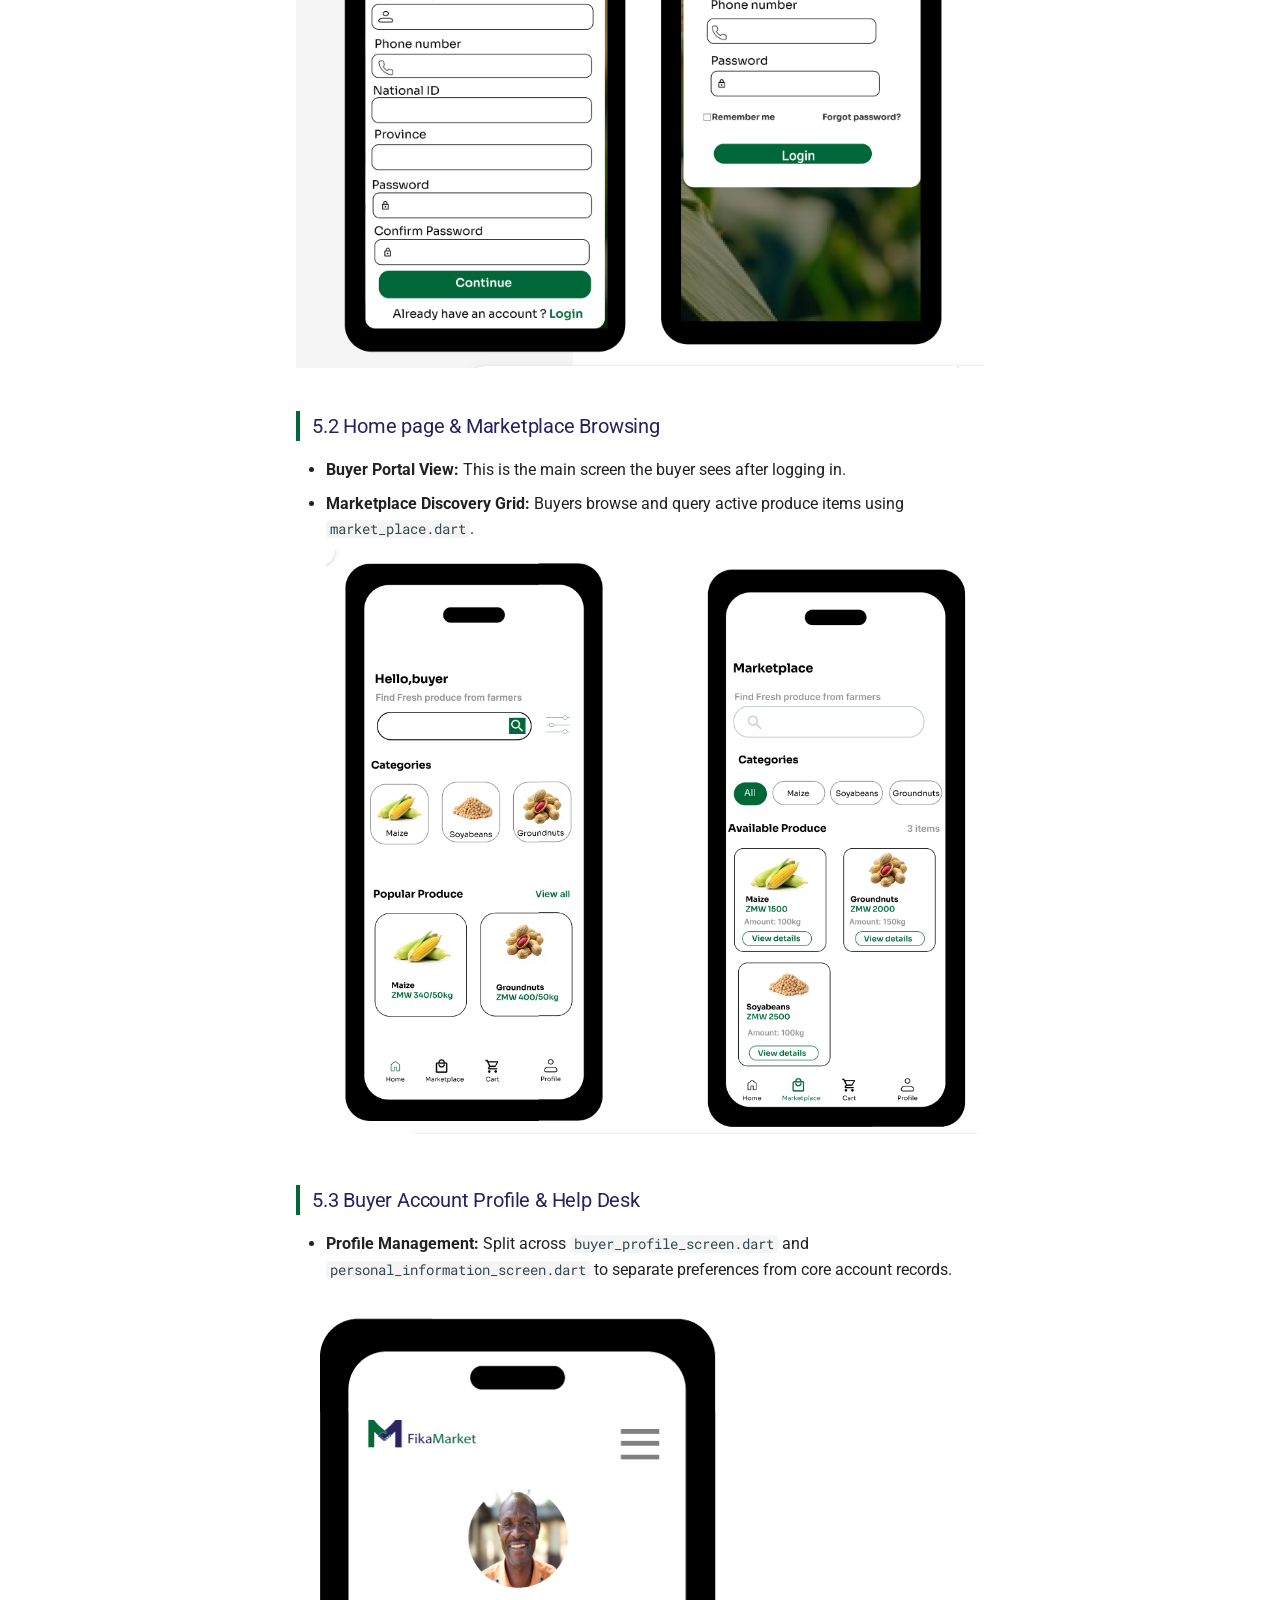
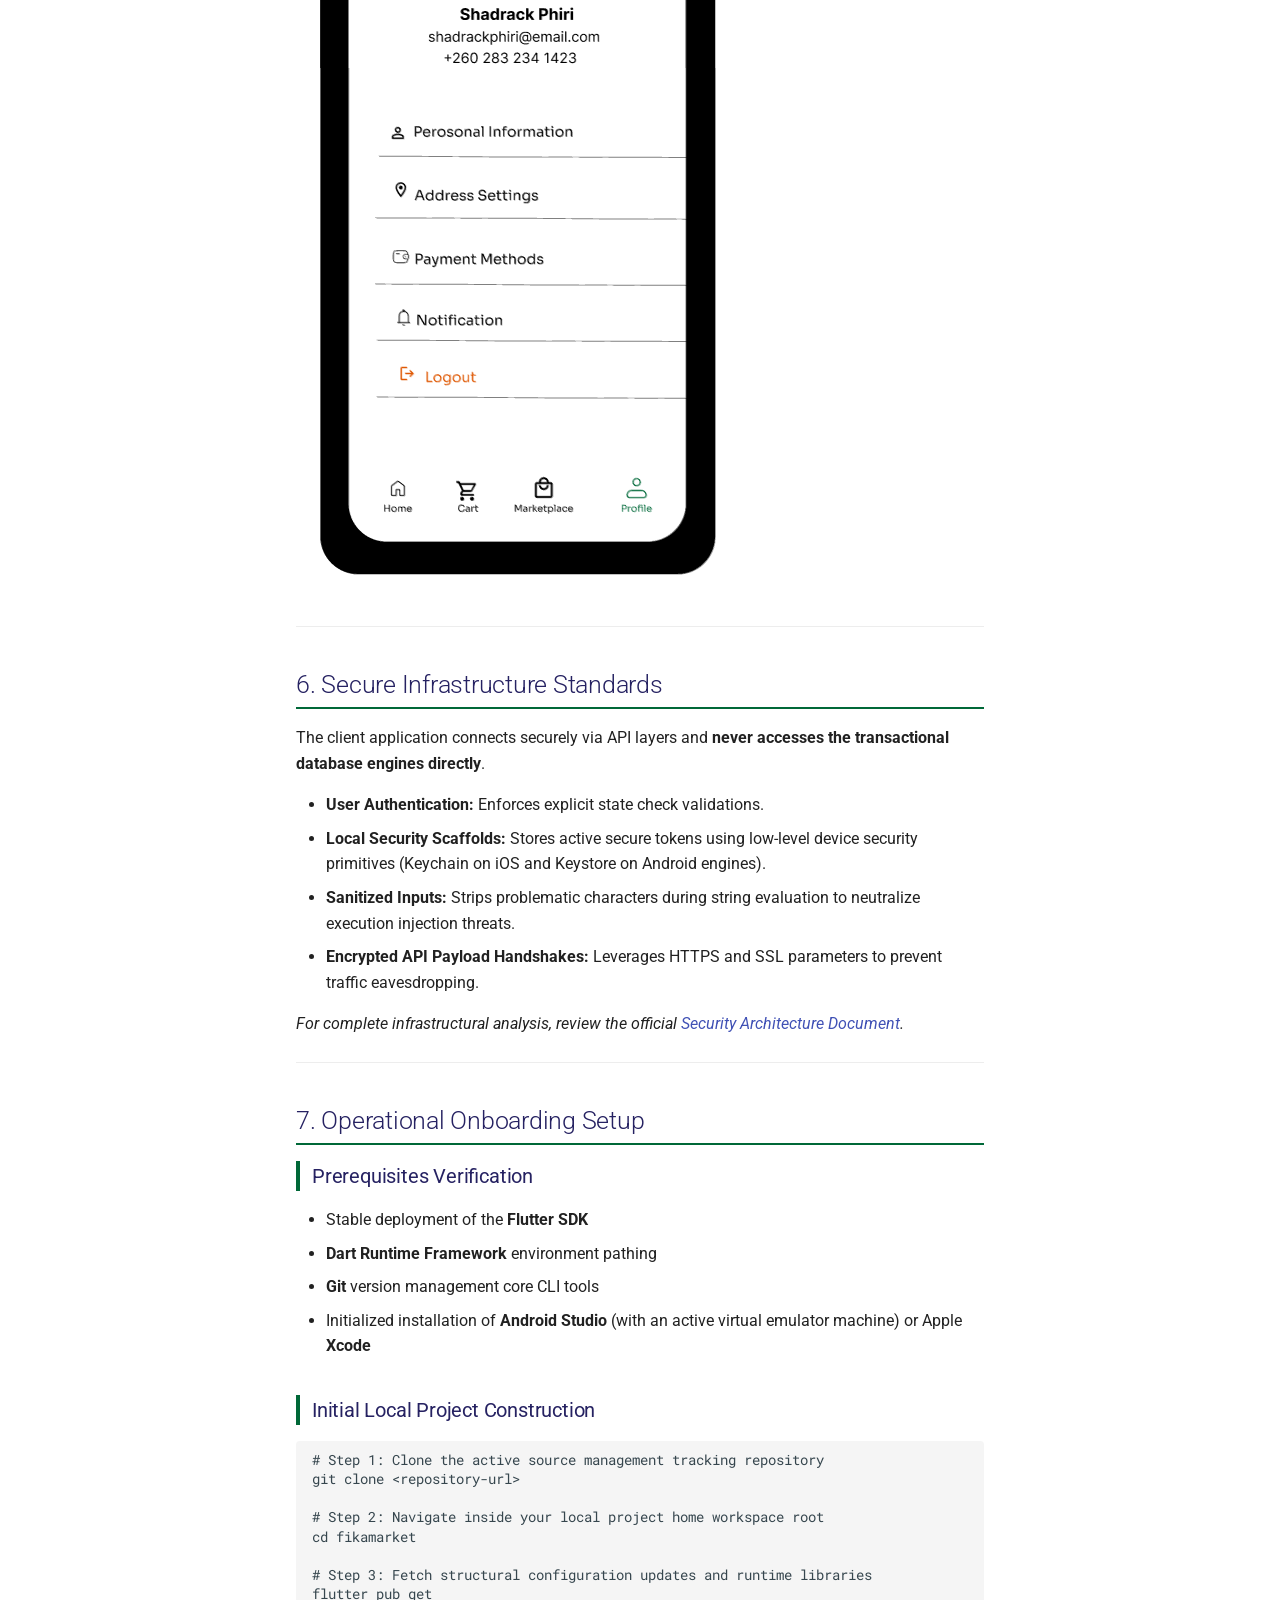
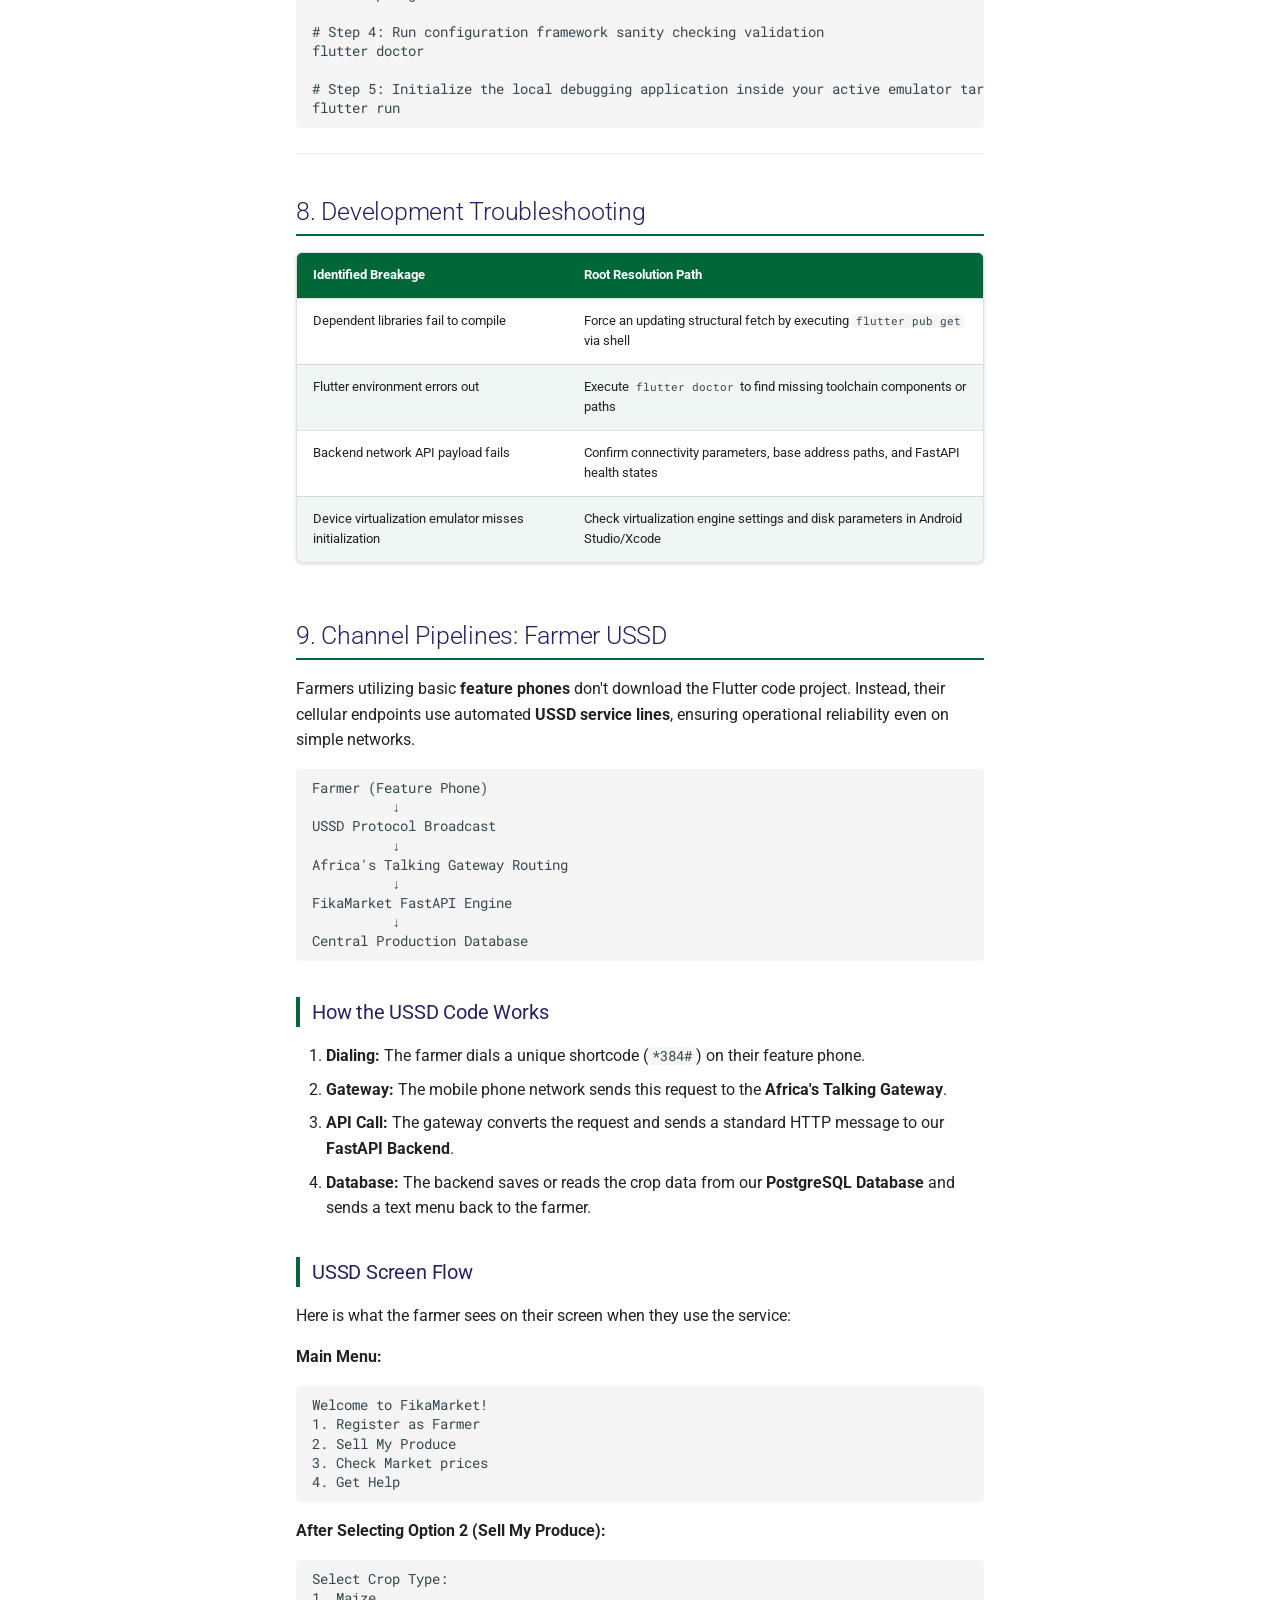
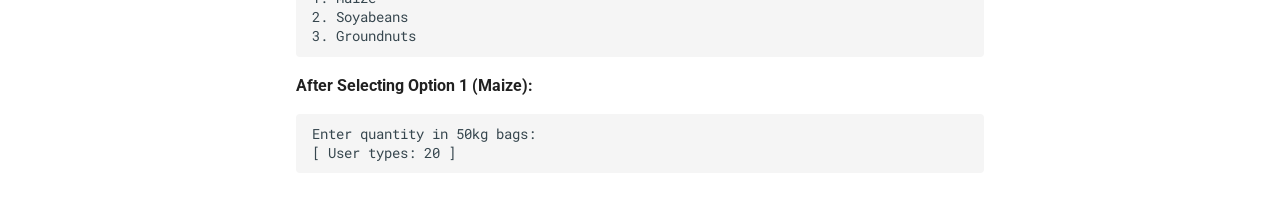
<file: site/frontend_mobile/index.html>
<!doctype html>
<html lang="en" class="no-js">
  <head>
    
      <meta charset="utf-8">
      <meta name="viewport" content="width=device-width,initial-scale=1">
      
      
      
      
        <link rel="prev" href="../frontend_web/">
      
      
        <link rel="next" href="../backend/">
      
      
        
      
      
      <link rel="icon" href="../assets/logo.png">
      <meta name="generator" content="mkdocs-1.6.1, mkdocs-material-9.7.7">
    
    
      
        <title>Frontend mobile - FikaMarket Technical Documentation</title>
      
    
    
      <link rel="stylesheet" href="../assets/stylesheets/main.ec1eaa64.min.css">
      
      


    
    
      
    
    
      
        
        
        <link rel="preconnect" href="https://fonts.gstatic.com" crossorigin>
        <link rel="stylesheet" href="https://fonts.googleapis.com/css?family=Roboto:300,300i,400,400i,700,700i%7CRoboto+Mono:400,400i,700,700i&display=fallback">
        <style>:root{--md-text-font:"Roboto";--md-code-font:"Roboto Mono"}</style>
      
    
    
      <link rel="stylesheet" href="../stylesheets/extra.css">
    
    <script>__md_scope=new URL("..",location),__md_hash=e=>[...e].reduce(((e,_)=>(e<<5)-e+_.charCodeAt(0)),0),__md_get=(e,_=localStorage,t=__md_scope)=>JSON.parse(_.getItem(t.pathname+"."+e)),__md_set=(e,_,t=localStorage,a=__md_scope)=>{try{t.setItem(a.pathname+"."+e,JSON.stringify(_))}catch(e){}}</script>
    
      

    
    
  </head>
  
  
    <body dir="ltr">
  
    
    <input class="md-toggle" data-md-toggle="drawer" type="checkbox" id="__drawer" autocomplete="off">
    <input class="md-toggle" data-md-toggle="search" type="checkbox" id="__search" autocomplete="off">
    <label class="md-overlay" for="__drawer"></label>
    <div data-md-component="skip">
      
        
        <a href="#frontend-mobile" class="md-skip">
          Skip to content
        </a>
      
    </div>
    <div data-md-component="announce">
      
    </div>
    
    
      

  

<header class="md-header md-header--shadow" data-md-component="header">
  <nav class="md-header__inner md-grid" aria-label="Header">
    <a href=".." title="FikaMarket Technical Documentation" class="md-header__button md-logo" aria-label="FikaMarket Technical Documentation" data-md-component="logo">
      
  <img src="../assets/logo.png" alt="logo">

    </a>
    <label class="md-header__button md-icon" for="__drawer">
      
      <svg xmlns="http://www.w3.org/2000/svg" viewBox="0 0 24 24"><path d="M3 6h18v2H3zm0 5h18v2H3zm0 5h18v2H3z"/></svg>
    </label>
    <div class="md-header__title" data-md-component="header-title">
      <div class="md-header__ellipsis">
        <div class="md-header__topic">
          <span class="md-ellipsis">
            FikaMarket Technical Documentation
          </span>
        </div>
        <div class="md-header__topic" data-md-component="header-topic">
          <span class="md-ellipsis">
            
              Frontend mobile
            
          </span>
        </div>
      </div>
    </div>
    
    
      <script>var palette=__md_get("__palette");if(palette&&palette.color){if("(prefers-color-scheme)"===palette.color.media){var media=matchMedia("(prefers-color-scheme: light)"),input=document.querySelector(media.matches?"[data-md-color-media='(prefers-color-scheme: light)']":"[data-md-color-media='(prefers-color-scheme: dark)']");palette.color.media=input.getAttribute("data-md-color-media"),palette.color.scheme=input.getAttribute("data-md-color-scheme"),palette.color.primary=input.getAttribute("data-md-color-primary"),palette.color.accent=input.getAttribute("data-md-color-accent")}for(var[key,value]of Object.entries(palette.color))document.body.setAttribute("data-md-color-"+key,value)}</script>
    
    
    
      
      
        <label class="md-header__button md-icon" for="__search">
          
          <svg xmlns="http://www.w3.org/2000/svg" viewBox="0 0 24 24"><path d="M9.5 3A6.5 6.5 0 0 1 16 9.5c0 1.61-.59 3.09-1.56 4.23l.27.27h.79l5 5-1.5 1.5-5-5v-.79l-.27-.27A6.52 6.52 0 0 1 9.5 16 6.5 6.5 0 0 1 3 9.5 6.5 6.5 0 0 1 9.5 3m0 2C7 5 5 7 5 9.5S7 14 9.5 14 14 12 14 9.5 12 5 9.5 5"/></svg>
        </label>
        <div class="md-search" data-md-component="search" role="dialog">
  <label class="md-search__overlay" for="__search"></label>
  <div class="md-search__inner" role="search">
    <form class="md-search__form" name="search">
      <input type="text" class="md-search__input" name="query" aria-label="Search" placeholder="Search" autocapitalize="off" autocorrect="off" autocomplete="off" spellcheck="false" data-md-component="search-query" required>
      <label class="md-search__icon md-icon" for="__search">
        
        <svg xmlns="http://www.w3.org/2000/svg" viewBox="0 0 24 24"><path d="M9.5 3A6.5 6.5 0 0 1 16 9.5c0 1.61-.59 3.09-1.56 4.23l.27.27h.79l5 5-1.5 1.5-5-5v-.79l-.27-.27A6.52 6.52 0 0 1 9.5 16 6.5 6.5 0 0 1 3 9.5 6.5 6.5 0 0 1 9.5 3m0 2C7 5 5 7 5 9.5S7 14 9.5 14 14 12 14 9.5 12 5 9.5 5"/></svg>
        
        <svg xmlns="http://www.w3.org/2000/svg" viewBox="0 0 24 24"><path d="M20 11v2H8l5.5 5.5-1.42 1.42L4.16 12l7.92-7.92L13.5 5.5 8 11z"/></svg>
      </label>
      <nav class="md-search__options" aria-label="Search">
        
        <button type="reset" class="md-search__icon md-icon" title="Clear" aria-label="Clear" tabindex="-1">
          
          <svg xmlns="http://www.w3.org/2000/svg" viewBox="0 0 24 24"><path d="M19 6.41 17.59 5 12 10.59 6.41 5 5 6.41 10.59 12 5 17.59 6.41 19 12 13.41 17.59 19 19 17.59 13.41 12z"/></svg>
        </button>
      </nav>
      
    </form>
    <div class="md-search__output">
      <div class="md-search__scrollwrap" tabindex="0" data-md-scrollfix>
        <div class="md-search-result" data-md-component="search-result">
          <div class="md-search-result__meta">
            Initializing search
          </div>
          <ol class="md-search-result__list" role="presentation"></ol>
        </div>
      </div>
    </div>
  </div>
</div>
      
    
    
  </nav>
  
</header>
    
    <div class="md-container" data-md-component="container">
      
      
        
          
        
      
      <main class="md-main" data-md-component="main">
        <div class="md-main__inner md-grid">
          
            
              
              <div class="md-sidebar md-sidebar--primary" data-md-component="sidebar" data-md-type="navigation" >
                <div class="md-sidebar__scrollwrap">
                  <div class="md-sidebar__inner">
                    



<nav class="md-nav md-nav--primary" aria-label="Navigation" data-md-level="0">
  <label class="md-nav__title" for="__drawer">
    <a href=".." title="FikaMarket Technical Documentation" class="md-nav__button md-logo" aria-label="FikaMarket Technical Documentation" data-md-component="logo">
      
  <img src="../assets/logo.png" alt="logo">

    </a>
    FikaMarket Technical Documentation
  </label>
  
  <ul class="md-nav__list" data-md-scrollfix>
    
      
      
  
  
  
  
    <li class="md-nav__item">
      <a href=".." class="md-nav__link">
        
  
  
  <span class="md-ellipsis">
    
  
    Home
  

    
  </span>
  
  

      </a>
    </li>
  

    
      
      
  
  
  
  
    <li class="md-nav__item">
      <a href="../architecture/" class="md-nav__link">
        
  
  
  <span class="md-ellipsis">
    
  
    Architecture
  

    
  </span>
  
  

      </a>
    </li>
  

    
      
      
  
  
  
  
    <li class="md-nav__item">
      <a href="../frontend_web/" class="md-nav__link">
        
  
  
  <span class="md-ellipsis">
    
  
    Frontend web
  

    
  </span>
  
  

      </a>
    </li>
  

    
      
      
  
  
    
  
  
  
    <li class="md-nav__item md-nav__item--active">
      
      <input class="md-nav__toggle md-toggle" type="checkbox" id="__toc">
      
      
        
      
      
        <label class="md-nav__link md-nav__link--active" for="__toc">
          
  
  
  <span class="md-ellipsis">
    
  
    Frontend mobile
  

    
  </span>
  
  

          <span class="md-nav__icon md-icon"></span>
        </label>
      
      <a href="./" class="md-nav__link md-nav__link--active">
        
  
  
  <span class="md-ellipsis">
    
  
    Frontend mobile
  

    
  </span>
  
  

      </a>
      
        

<nav class="md-nav md-nav--secondary" aria-label="Table of contents">
  
  
  
    
  
  
    <label class="md-nav__title" for="__toc">
      <span class="md-nav__icon md-icon"></span>
      Table of contents
    </label>
    <ul class="md-nav__list" data-md-component="toc" data-md-scrollfix>
      
        <li class="md-nav__item">
  <a href="#1-overview" class="md-nav__link">
    <span class="md-ellipsis">
      
        1. Overview
      
    </span>
  </a>
  
    <nav class="md-nav" aria-label="1. Overview">
      <ul class="md-nav__list">
        
          <li class="md-nav__item">
  <a href="#target-audience-core-capabilities" class="md-nav__link">
    <span class="md-ellipsis">
      
        Target Audience &amp; Core Capabilities
      
    </span>
  </a>
  
</li>
        
      </ul>
    </nav>
  
</li>
      
        <li class="md-nav__item">
  <a href="#2-tech-stack-matrix" class="md-nav__link">
    <span class="md-ellipsis">
      
        2. Tech Stack Matrix
      
    </span>
  </a>
  
</li>
      
        <li class="md-nav__item">
  <a href="#3-project-directory-map" class="md-nav__link">
    <span class="md-ellipsis">
      
        3. Project Directory Map
      
    </span>
  </a>
  
</li>
      
        <li class="md-nav__item">
  <a href="#4-architecture-layers" class="md-nav__link">
    <span class="md-ellipsis">
      
        4. Architecture Layers
      
    </span>
  </a>
  
    <nav class="md-nav" aria-label="4. Architecture Layers">
      <ul class="md-nav__list">
        
          <li class="md-nav__item">
  <a href="#system-execution-workflow-dataflow" class="md-nav__link">
    <span class="md-ellipsis">
      
        System Execution Workflow Dataflow
      
    </span>
  </a>
  
</li>
        
      </ul>
    </nav>
  
</li>
      
        <li class="md-nav__item">
  <a href="#5-core-interface-components-ui-layout-designs" class="md-nav__link">
    <span class="md-ellipsis">
      
        5. Core Interface Components &amp; UI Layout Designs
      
    </span>
  </a>
  
    <nav class="md-nav" aria-label="5. Core Interface Components &amp; UI Layout Designs">
      <ul class="md-nav__list">
        
          <li class="md-nav__item">
  <a href="#51-account-onboarding-security-gateway" class="md-nav__link">
    <span class="md-ellipsis">
      
        5.1 Account Onboarding &amp; Security Gateway
      
    </span>
  </a>
  
</li>
        
          <li class="md-nav__item">
  <a href="#52-home-page-marketplace-browsing" class="md-nav__link">
    <span class="md-ellipsis">
      
        5.2 Home page &amp; Marketplace Browsing
      
    </span>
  </a>
  
</li>
        
          <li class="md-nav__item">
  <a href="#53-buyer-account-profile-help-desk" class="md-nav__link">
    <span class="md-ellipsis">
      
        5.3 Buyer Account Profile &amp; Help Desk
      
    </span>
  </a>
  
</li>
        
      </ul>
    </nav>
  
</li>
      
        <li class="md-nav__item">
  <a href="#6-secure-infrastructure-standards" class="md-nav__link">
    <span class="md-ellipsis">
      
        6. Secure Infrastructure Standards
      
    </span>
  </a>
  
</li>
      
        <li class="md-nav__item">
  <a href="#7-operational-onboarding-setup" class="md-nav__link">
    <span class="md-ellipsis">
      
        7. Operational Onboarding Setup
      
    </span>
  </a>
  
    <nav class="md-nav" aria-label="7. Operational Onboarding Setup">
      <ul class="md-nav__list">
        
          <li class="md-nav__item">
  <a href="#prerequisites-verification" class="md-nav__link">
    <span class="md-ellipsis">
      
        Prerequisites Verification
      
    </span>
  </a>
  
</li>
        
          <li class="md-nav__item">
  <a href="#initial-local-project-construction" class="md-nav__link">
    <span class="md-ellipsis">
      
        Initial Local Project Construction
      
    </span>
  </a>
  
</li>
        
      </ul>
    </nav>
  
</li>
      
        <li class="md-nav__item">
  <a href="#8-development-troubleshooting" class="md-nav__link">
    <span class="md-ellipsis">
      
        8. Development Troubleshooting
      
    </span>
  </a>
  
</li>
      
        <li class="md-nav__item">
  <a href="#9-channel-pipelines-farmer-ussd" class="md-nav__link">
    <span class="md-ellipsis">
      
        9. Channel Pipelines: Farmer USSD
      
    </span>
  </a>
  
    <nav class="md-nav" aria-label="9. Channel Pipelines: Farmer USSD">
      <ul class="md-nav__list">
        
          <li class="md-nav__item">
  <a href="#how-the-ussd-code-works" class="md-nav__link">
    <span class="md-ellipsis">
      
        How the USSD Code Works
      
    </span>
  </a>
  
</li>
        
          <li class="md-nav__item">
  <a href="#ussd-screen-flow" class="md-nav__link">
    <span class="md-ellipsis">
      
        USSD Screen Flow
      
    </span>
  </a>
  
</li>
        
      </ul>
    </nav>
  
</li>
      
    </ul>
  
</nav>
      
    </li>
  

    
      
      
  
  
  
  
    <li class="md-nav__item">
      <a href="../backend/" class="md-nav__link">
        
  
  
  <span class="md-ellipsis">
    
  
    Backend
  

    
  </span>
  
  

      </a>
    </li>
  

    
      
      
  
  
  
  
    <li class="md-nav__item">
      <a href="../security/" class="md-nav__link">
        
  
  
  <span class="md-ellipsis">
    
  
    Security
  

    
  </span>
  
  

      </a>
    </li>
  

    
      
      
  
  
  
  
    <li class="md-nav__item">
      <a href="../testing/" class="md-nav__link">
        
  
  
  <span class="md-ellipsis">
    
  
    Testing
  

    
  </span>
  
  

      </a>
    </li>
  

    
      
      
  
  
  
  
    <li class="md-nav__item">
      <a href="../glossary/" class="md-nav__link">
        
  
  
  <span class="md-ellipsis">
    
  
    Glossary
  

    
  </span>
  
  

      </a>
    </li>
  

    
  </ul>
</nav>
                  </div>
                </div>
              </div>
            
            
              
              <div class="md-sidebar md-sidebar--secondary" data-md-component="sidebar" data-md-type="toc" >
                <div class="md-sidebar__scrollwrap">
                  <div class="md-sidebar__inner">
                    

<nav class="md-nav md-nav--secondary" aria-label="Table of contents">
  
  
  
    
  
  
    <label class="md-nav__title" for="__toc">
      <span class="md-nav__icon md-icon"></span>
      Table of contents
    </label>
    <ul class="md-nav__list" data-md-component="toc" data-md-scrollfix>
      
        <li class="md-nav__item">
  <a href="#1-overview" class="md-nav__link">
    <span class="md-ellipsis">
      
        1. Overview
      
    </span>
  </a>
  
    <nav class="md-nav" aria-label="1. Overview">
      <ul class="md-nav__list">
        
          <li class="md-nav__item">
  <a href="#target-audience-core-capabilities" class="md-nav__link">
    <span class="md-ellipsis">
      
        Target Audience &amp; Core Capabilities
      
    </span>
  </a>
  
</li>
        
      </ul>
    </nav>
  
</li>
      
        <li class="md-nav__item">
  <a href="#2-tech-stack-matrix" class="md-nav__link">
    <span class="md-ellipsis">
      
        2. Tech Stack Matrix
      
    </span>
  </a>
  
</li>
      
        <li class="md-nav__item">
  <a href="#3-project-directory-map" class="md-nav__link">
    <span class="md-ellipsis">
      
        3. Project Directory Map
      
    </span>
  </a>
  
</li>
      
        <li class="md-nav__item">
  <a href="#4-architecture-layers" class="md-nav__link">
    <span class="md-ellipsis">
      
        4. Architecture Layers
      
    </span>
  </a>
  
    <nav class="md-nav" aria-label="4. Architecture Layers">
      <ul class="md-nav__list">
        
          <li class="md-nav__item">
  <a href="#system-execution-workflow-dataflow" class="md-nav__link">
    <span class="md-ellipsis">
      
        System Execution Workflow Dataflow
      
    </span>
  </a>
  
</li>
        
      </ul>
    </nav>
  
</li>
      
        <li class="md-nav__item">
  <a href="#5-core-interface-components-ui-layout-designs" class="md-nav__link">
    <span class="md-ellipsis">
      
        5. Core Interface Components &amp; UI Layout Designs
      
    </span>
  </a>
  
    <nav class="md-nav" aria-label="5. Core Interface Components &amp; UI Layout Designs">
      <ul class="md-nav__list">
        
          <li class="md-nav__item">
  <a href="#51-account-onboarding-security-gateway" class="md-nav__link">
    <span class="md-ellipsis">
      
        5.1 Account Onboarding &amp; Security Gateway
      
    </span>
  </a>
  
</li>
        
          <li class="md-nav__item">
  <a href="#52-home-page-marketplace-browsing" class="md-nav__link">
    <span class="md-ellipsis">
      
        5.2 Home page &amp; Marketplace Browsing
      
    </span>
  </a>
  
</li>
        
          <li class="md-nav__item">
  <a href="#53-buyer-account-profile-help-desk" class="md-nav__link">
    <span class="md-ellipsis">
      
        5.3 Buyer Account Profile &amp; Help Desk
      
    </span>
  </a>
  
</li>
        
      </ul>
    </nav>
  
</li>
      
        <li class="md-nav__item">
  <a href="#6-secure-infrastructure-standards" class="md-nav__link">
    <span class="md-ellipsis">
      
        6. Secure Infrastructure Standards
      
    </span>
  </a>
  
</li>
      
        <li class="md-nav__item">
  <a href="#7-operational-onboarding-setup" class="md-nav__link">
    <span class="md-ellipsis">
      
        7. Operational Onboarding Setup
      
    </span>
  </a>
  
    <nav class="md-nav" aria-label="7. Operational Onboarding Setup">
      <ul class="md-nav__list">
        
          <li class="md-nav__item">
  <a href="#prerequisites-verification" class="md-nav__link">
    <span class="md-ellipsis">
      
        Prerequisites Verification
      
    </span>
  </a>
  
</li>
        
          <li class="md-nav__item">
  <a href="#initial-local-project-construction" class="md-nav__link">
    <span class="md-ellipsis">
      
        Initial Local Project Construction
      
    </span>
  </a>
  
</li>
        
      </ul>
    </nav>
  
</li>
      
        <li class="md-nav__item">
  <a href="#8-development-troubleshooting" class="md-nav__link">
    <span class="md-ellipsis">
      
        8. Development Troubleshooting
      
    </span>
  </a>
  
</li>
      
        <li class="md-nav__item">
  <a href="#9-channel-pipelines-farmer-ussd" class="md-nav__link">
    <span class="md-ellipsis">
      
        9. Channel Pipelines: Farmer USSD
      
    </span>
  </a>
  
    <nav class="md-nav" aria-label="9. Channel Pipelines: Farmer USSD">
      <ul class="md-nav__list">
        
          <li class="md-nav__item">
  <a href="#how-the-ussd-code-works" class="md-nav__link">
    <span class="md-ellipsis">
      
        How the USSD Code Works
      
    </span>
  </a>
  
</li>
        
          <li class="md-nav__item">
  <a href="#ussd-screen-flow" class="md-nav__link">
    <span class="md-ellipsis">
      
        USSD Screen Flow
      
    </span>
  </a>
  
</li>
        
      </ul>
    </nav>
  
</li>
      
    </ul>
  
</nav>
                  </div>
                </div>
              </div>
            
          
          
            <div class="md-content" data-md-component="content">
              
              <article class="md-content__inner md-typeset">
                
                  



<h1 id="frontend-mobile">Frontend Mobile</h1>
<h2 id="1-overview">1. Overview</h2>
<p>The <strong>FikaMarket</strong> mobile application is a <strong>Flutter-based smartphone application tailored for buyers</strong>. </p>
<h3 id="target-audience-core-capabilities">Target Audience &amp; Core Capabilities</h3>
<p>Buyers use this application to execute the following core workflows:
* Register and log in secure user accounts
* Browse available fresh agricultural produce
* Add items seamlessly to their digital cart
* Place orders and track delivery states
* Manage buyer profiles and historical data
* Request real-time customer and system help</p>
<p>!!! note "Farmer Connectivity &amp; System Inclusivity"
    <strong>Farmers do not use this mobile application.</strong> Farmers with feature phones interact with the FikaMarket ecosystem via <strong>USSD channels</strong>. This bypasses internet infrastructure constraints to ensure maximum regional accessibility.</p>
<hr />
<h2 id="2-tech-stack-matrix">2. Tech Stack Matrix</h2>
<table>
<thead>
<tr>
<th style="text-align: left;">Component</th>
<th style="text-align: left;">Technology</th>
<th style="text-align: left;">Role / Execution Detail</th>
</tr>
</thead>
<tbody>
<tr>
<td style="text-align: left;"><strong>Framework</strong></td>
<td style="text-align: left;">Flutter</td>
<td style="text-align: left;">Cross-platform UI layout engine and widget orchestration</td>
</tr>
<tr>
<td style="text-align: left;"><strong>Language</strong></td>
<td style="text-align: left;">Dart</td>
<td style="text-align: left;">Native strongly-typed execution and layout scripting</td>
</tr>
<tr>
<td style="text-align: left;"><strong>Platform</strong></td>
<td style="text-align: left;">Android / iOS</td>
<td style="text-align: left;">Target compilation platforms for user smartphones</td>
</tr>
<tr>
<td style="text-align: left;"><strong>Backend API</strong></td>
<td style="text-align: left;">FastAPI</td>
<td style="text-align: left;">High-performance Python REST API layer handling logic</td>
</tr>
<tr>
<td style="text-align: left;"><strong>Database</strong></td>
<td style="text-align: left;">PostgreSQL</td>
<td style="text-align: left;">Relational transactional engine storing state data</td>
</tr>
</tbody>
</table>
<hr />
<h2 id="3-project-directory-map">3. Project Directory Map</h2>
<p>Below is the verified project directory layout mapping out where the core client application modules reside.</p>
<pre><code class="language-text">Fikamarket/
├── .dart_tool/                  # Internal build cache &amp; localized compilation scripts
├── android/                     # Android native entry project files, manifests, and build flavors
├── assets/                      # Static resource bundles (Images, local icons, Custom Fonts)
│   └── design_mockups/          # Root directory for storing interface layouts and screenshot files
├── build/                       # Binaries, apks, and bundles compiled during generation
├── ios/                         # iOS native runner, schemes, and provisioning entitlements
├── linux/                       # Native desktop Linux packaging configuration files
├── macos/                       # Native macOS desktop pipeline infrastructure
├── web/                         # Browser responsive application delivery bundles
├── windows/                     # Native Windows desktop application configurations
├── lib/                         # Active developer project workspace (Dart Source Code)
│   ├── models/                  # Core local models mapping payload schemas
│   │   ├── cart_model.dart             # Localized state engine for shopping cart mutations
│   │   ├── product_item.dart           # Property definitions for marketplace produce items
│   │   └── user_profile.dart           # Structural properties defining verified buyers
│   ├── screens/                 # Target user presentation and interaction layouts
│   │   ├── buyer_profile_screen.dart   # Interactive profile rendering and update fields
│   │   ├── help_form_screen.dart       # Customer support ticket submittal form view
│   │   ├── home_screen.dart            # Standard splash dashboard and welcome feed
│   │   ├── signup_screen.dart          # New buyer account onboarding system flow
│   │   ├── login_screen.dart           # Authentication input fields and gateway validation
│   │   ├── main_navigation_screen.dart # Core routing shell holding persisting bottom tabs
│   │   ├── market_place.dart           # Dynamic item listings feed grid layout
│   │   └── personal_information_screen.dart # Personal identity update interfaces
│   ├── services/                # Backend API abstraction hooks and HTTP data consumers
│   └── main.dart                # Global initial execution setup and application loop runner
├── .gitignore                   # Specified items excluded from standard source version control
├── .metadata                    # Automatically managed Flutter tracking parameter data
├── analysis_options.yaml        # Code style configuration lint rules
├── pubspec.lock                 # Explicit snapshots specifying absolute dependent versions
├── pubspec.yaml                 # Active manifest listing third-party asset libraries
└── README.md                    # Basic markdown landing instructions document
</code></pre>
<hr />
<h2 id="4-architecture-layers">4. Architecture Layers</h2>
<p>The FikaMarket client code relies on three main architecture levels to guarantee a clean separation of concerns:</p>
<table>
<thead>
<tr>
<th style="text-align: left;">Layer</th>
<th style="text-align: left;">Primary Engineering Purpose</th>
</tr>
</thead>
<tbody>
<tr>
<td style="text-align: left;"><strong>Models</strong></td>
<td style="text-align: left;">Formulates app-wide data payloads (such as products, users, and shopping carts) into strongly typed entities.</td>
</tr>
<tr>
<td style="text-align: left;"><strong>Screens</strong></td>
<td style="text-align: left;">Contains the presentational layout widgets providing the active user interface for buyers.</td>
</tr>
<tr>
<td style="text-align: left;"><strong>Services</strong></td>
<td style="text-align: left;">Executes explicit network API request payloads out to the FikaMarket centralized cloud infrastructure.</td>
</tr>
</tbody>
</table>
<h3 id="system-execution-workflow-dataflow">System Execution Workflow Dataflow</h3>
<pre><code class="language-text">      [ Buyer UI Interaction ]
                 ↓
       Flutter Mobile App Screens
                 ↓
       Data Services Layer (REST API)
                 ↓
         FikaMarket FastAPI
                 ↓
       Central PostgreSQL Database
</code></pre>
<hr />
<h2 id="5-core-interface-components-ui-layout-designs">5. Core Interface Components &amp; UI Layout Designs</h2>
<p>Here is how the application layout translates into code modules, alongside live mobile design previews.</p>
<h3 id="51-account-onboarding-security-gateway">5.1 Account Onboarding &amp; Security Gateway</h3>
<ul>
<li><strong>Routing Shell:</strong> Controlled globally inside <code>main_navigation_screen.dart</code>. It hosts the core scaffold layout and controls bottom navigation tabs.</li>
<li><strong>Authentication Modules:</strong> Handled safely across <code>login_screen.dart</code> and <code>signup_screen.dart</code>.</li>
</ul>
<p><img alt="Login Screen" src="../assets/Signup-Login.png" /> </p>
<div style="clear: both;"></div>

<h3 id="52-home-page-marketplace-browsing">5.2 Home page &amp; Marketplace Browsing</h3>
<ul>
<li><strong>Buyer Portal View:</strong> This is the main screen the buyer sees after logging in.</li>
<li>
<p><strong>Marketplace Discovery Grid:</strong> Buyers browse and query active produce items using <code>market_place.dart</code>.</p>
<p><img alt="Screen" src="../assets/HomeMarketplace.png" /> </p>
</li>
</ul>
<div style="clear: both;"></div>

<h3 id="53-buyer-account-profile-help-desk">5.3 Buyer Account Profile &amp; Help Desk</h3>
<ul>
<li><strong>Profile Management:</strong> Split across <code>buyer_profile_screen.dart</code> and <code>personal_information_screen.dart</code> to separate preferences from core account records.</li>
</ul>
<p><img alt="Screen" src="../assets/profile.png" /> </p>
<div style="clear: both;"></div>

<hr />
<h2 id="6-secure-infrastructure-standards">6. Secure Infrastructure Standards</h2>
<p>The client application connects securely via API layers and <strong>never accesses the transactional database engines directly</strong>.</p>
<ul>
<li><strong>User Authentication:</strong> Enforces explicit state check validations.</li>
<li><strong>Local Security Scaffolds:</strong> Stores active secure tokens using low-level device security primitives (Keychain on iOS and Keystore on Android engines).</li>
<li><strong>Sanitized Inputs:</strong> Strips problematic characters during string evaluation to neutralize execution injection threats.</li>
<li><strong>Encrypted API Payload Handshakes:</strong> Leverages HTTPS and SSL parameters to prevent traffic eavesdropping.</li>
</ul>
<p><em>For complete infrastructural analysis, review the official <a href="https://drive.google.com/file/d/1qeOpj85cGDaxafPCQVPepJ8V51C2uLMO/view?usp=sharing">Security Architecture Document</a>.</em></p>
<hr />
<h2 id="7-operational-onboarding-setup">7. Operational Onboarding Setup</h2>
<h3 id="prerequisites-verification">Prerequisites Verification</h3>
<ul>
<li>Stable deployment of the <strong>Flutter SDK</strong></li>
<li><strong>Dart Runtime Framework</strong> environment pathing</li>
<li><strong>Git</strong> version management core CLI tools</li>
<li>Initialized installation of <strong>Android Studio</strong> (with an active virtual emulator machine) or Apple <strong>Xcode</strong></li>
</ul>
<h3 id="initial-local-project-construction">Initial Local Project Construction</h3>
<pre><code class="language-bash"># Step 1: Clone the active source management tracking repository
git clone &lt;repository-url&gt;

# Step 2: Navigate inside your local project home workspace root
cd fikamarket

# Step 3: Fetch structural configuration updates and runtime libraries
flutter pub get

# Step 4: Run configuration framework sanity checking validation
flutter doctor

# Step 5: Initialize the local debugging application inside your active emulator target
flutter run
</code></pre>
<hr />
<h2 id="8-development-troubleshooting">8. Development Troubleshooting</h2>
<table>
<thead>
<tr>
<th style="text-align: left;">Identified Breakage</th>
<th style="text-align: left;">Root Resolution Path</th>
</tr>
</thead>
<tbody>
<tr>
<td style="text-align: left;">Dependent libraries fail to compile</td>
<td style="text-align: left;">Force an updating structural fetch by executing <code>flutter pub get</code> via shell</td>
</tr>
<tr>
<td style="text-align: left;">Flutter environment errors out</td>
<td style="text-align: left;">Execute <code>flutter doctor</code> to find missing toolchain components or paths</td>
</tr>
<tr>
<td style="text-align: left;">Backend network API payload fails</td>
<td style="text-align: left;">Confirm connectivity parameters, base address paths, and FastAPI health states</td>
</tr>
<tr>
<td style="text-align: left;">Device virtualization emulator misses initialization</td>
<td style="text-align: left;">Check virtualization engine settings and disk parameters in Android Studio/Xcode</td>
</tr>
</tbody>
</table>
<h2 id="9-channel-pipelines-farmer-ussd">9. Channel Pipelines: Farmer USSD</h2>
<p>Farmers utilizing basic <strong>feature phones</strong> don't download the Flutter code project. Instead, their cellular endpoints use automated <strong>USSD service lines</strong>, ensuring operational reliability even on simple networks.</p>
<pre><code class="language-text">Farmer (Feature Phone)
          ↓
USSD Protocol Broadcast
          ↓
Africa's Talking Gateway Routing
          ↓
FikaMarket FastAPI Engine
          ↓
Central Production Database
</code></pre>
<h3 id="how-the-ussd-code-works">How the USSD Code Works</h3>
<ol>
<li><strong>Dialing:</strong> The farmer dials a unique shortcode (<code>*384#</code>) on their feature phone.</li>
<li><strong>Gateway:</strong> The mobile phone network sends this request to the <strong>Africa's Talking Gateway</strong>.</li>
<li><strong>API Call:</strong> The gateway converts the request and sends a standard HTTP message to our <strong>FastAPI Backend</strong>.</li>
<li><strong>Database:</strong> The backend saves or reads the crop data from our <strong>PostgreSQL Database</strong> and sends a text menu back to the farmer.</li>
</ol>
<h3 id="ussd-screen-flow">USSD Screen Flow</h3>
<p>Here is what the farmer sees on their screen when they use the service:</p>
<p><strong>Main Menu:</strong></p>
<pre><code class="language-text">Welcome to FikaMarket!
1. Register as Farmer
2. Sell My Produce
3. Check Market prices
4. Get Help
</code></pre>
<p><strong>After Selecting Option 2 (Sell My Produce):</strong></p>
<pre><code class="language-text">Select Crop Type:
1. Maize
2. Soyabeans
3. Groundnuts
</code></pre>
<p><strong>After Selecting Option 1 (Maize):</strong></p>
<pre><code class="language-text">Enter quantity in 50kg bags:
[ User types: 20 ]
</code></pre>












                
              </article>
            </div>
          
          
<script>var target=document.getElementById(location.hash.slice(1));target&&target.name&&(target.checked=target.name.startsWith("__tabbed_"))</script>
        </div>
        
      </main>
      
        <footer class="md-footer">
  
  <div class="md-footer-meta md-typeset">
    <div class="md-footer-meta__inner md-grid">
      <div class="md-copyright">
  
  
    Made with
    <a href="https://squidfunk.github.io/mkdocs-material/" target="_blank" rel="noopener">
      Material for MkDocs
    </a>
  
</div>
      
    </div>
  </div>
</footer>
      
    </div>
    <div class="md-dialog" data-md-component="dialog">
      <div class="md-dialog__inner md-typeset"></div>
    </div>
    
    
    
      
      
      <script id="__config" type="application/json">{"annotate": null, "base": "..", "features": [], "search": "../assets/javascripts/workers/search.2c215733.min.js", "tags": null, "translations": {"clipboard.copied": "Copied to clipboard", "clipboard.copy": "Copy to clipboard", "search.result.more.one": "1 more on this page", "search.result.more.other": "# more on this page", "search.result.none": "No matching documents", "search.result.one": "1 matching document", "search.result.other": "# matching documents", "search.result.placeholder": "Type to start searching", "search.result.term.missing": "Missing", "select.version": "Select version"}, "version": null}</script>
    
    
      <script src="../assets/javascripts/bundle.d7400e89.min.js"></script>
      
    
  </body>
</html>
</file>
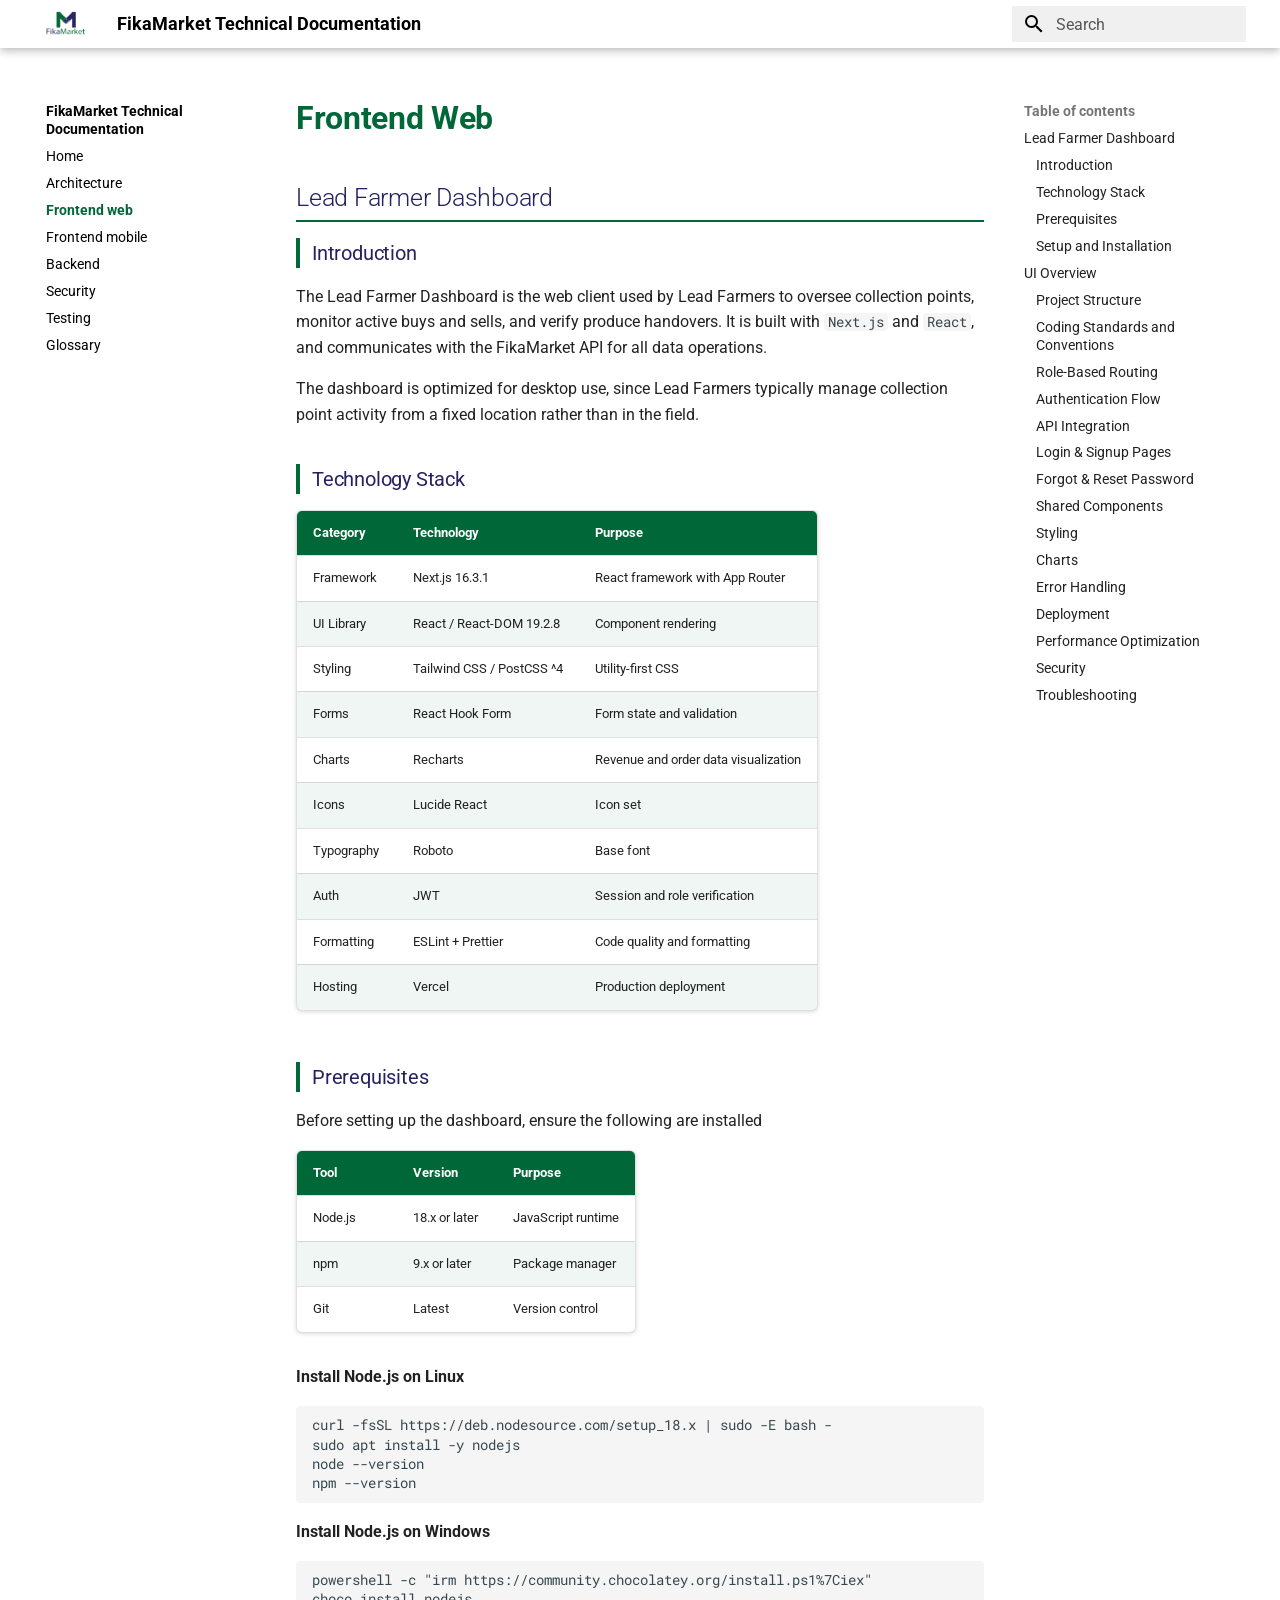
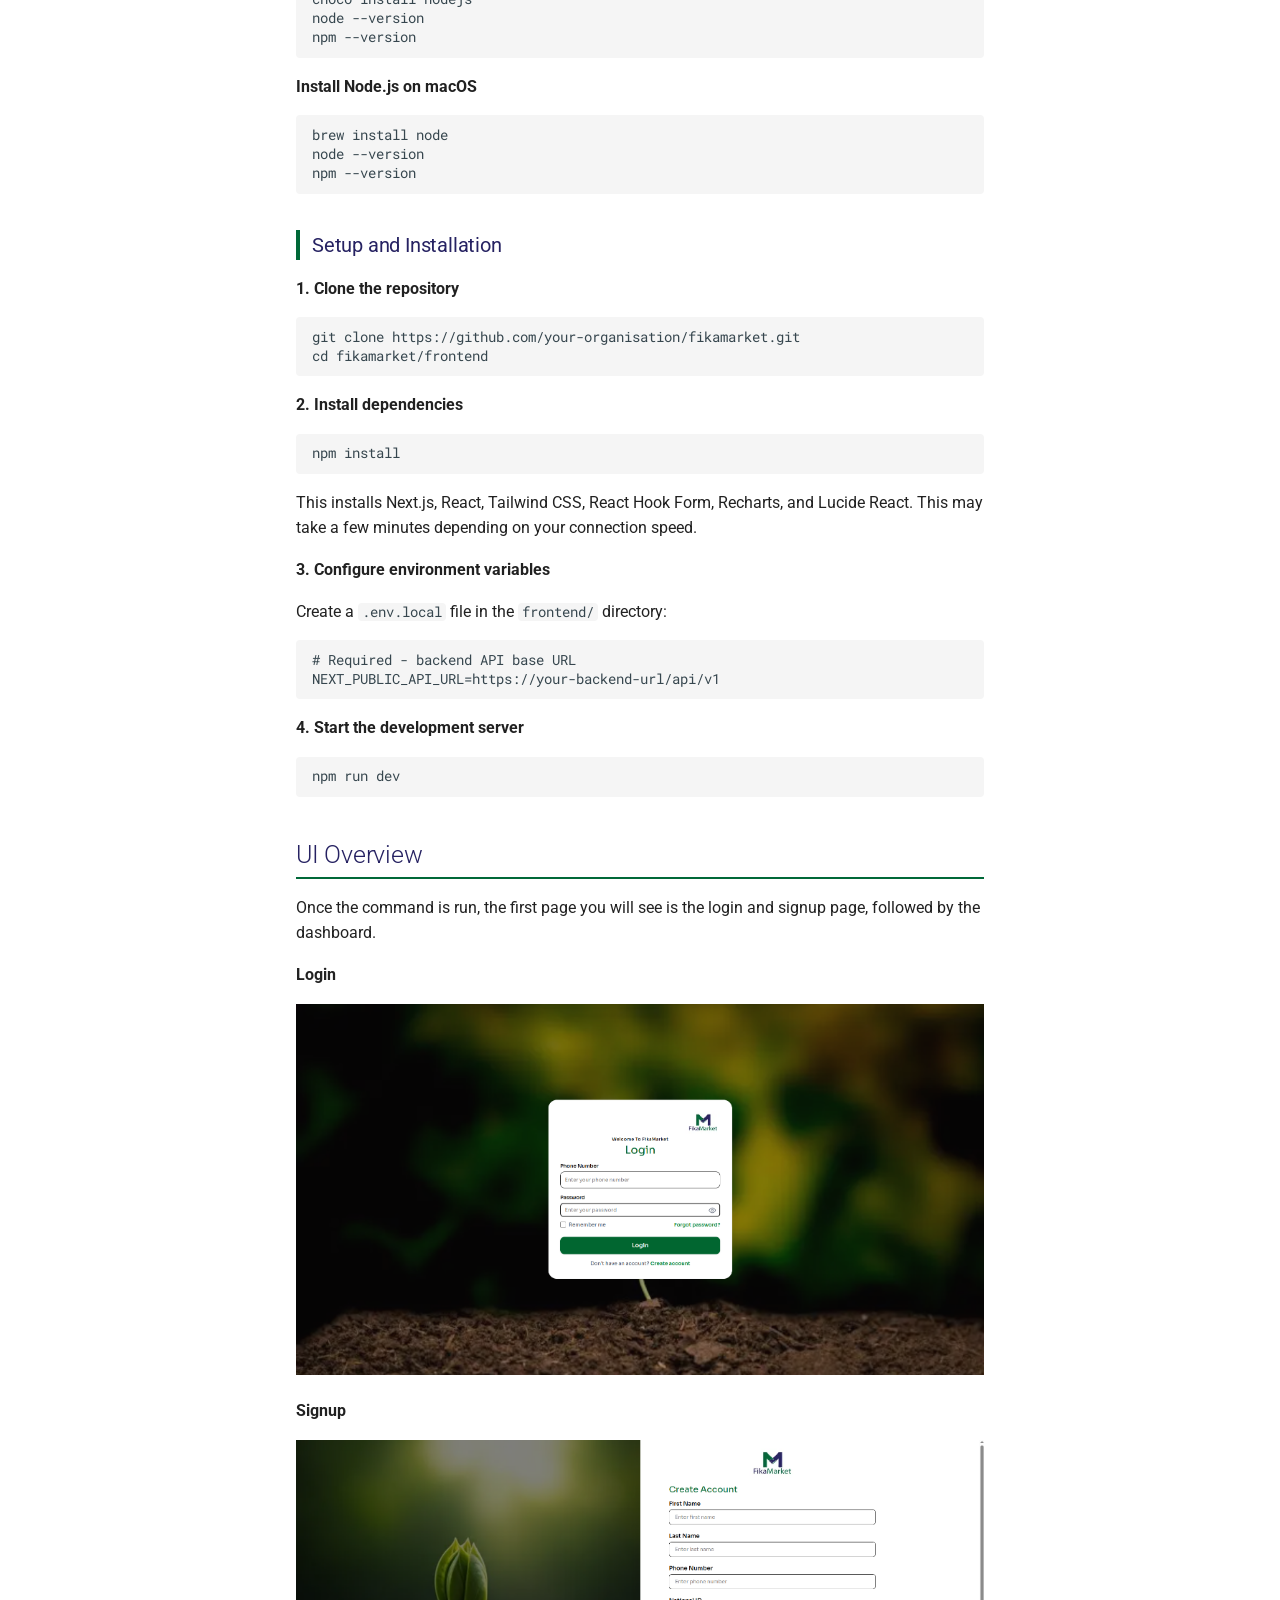
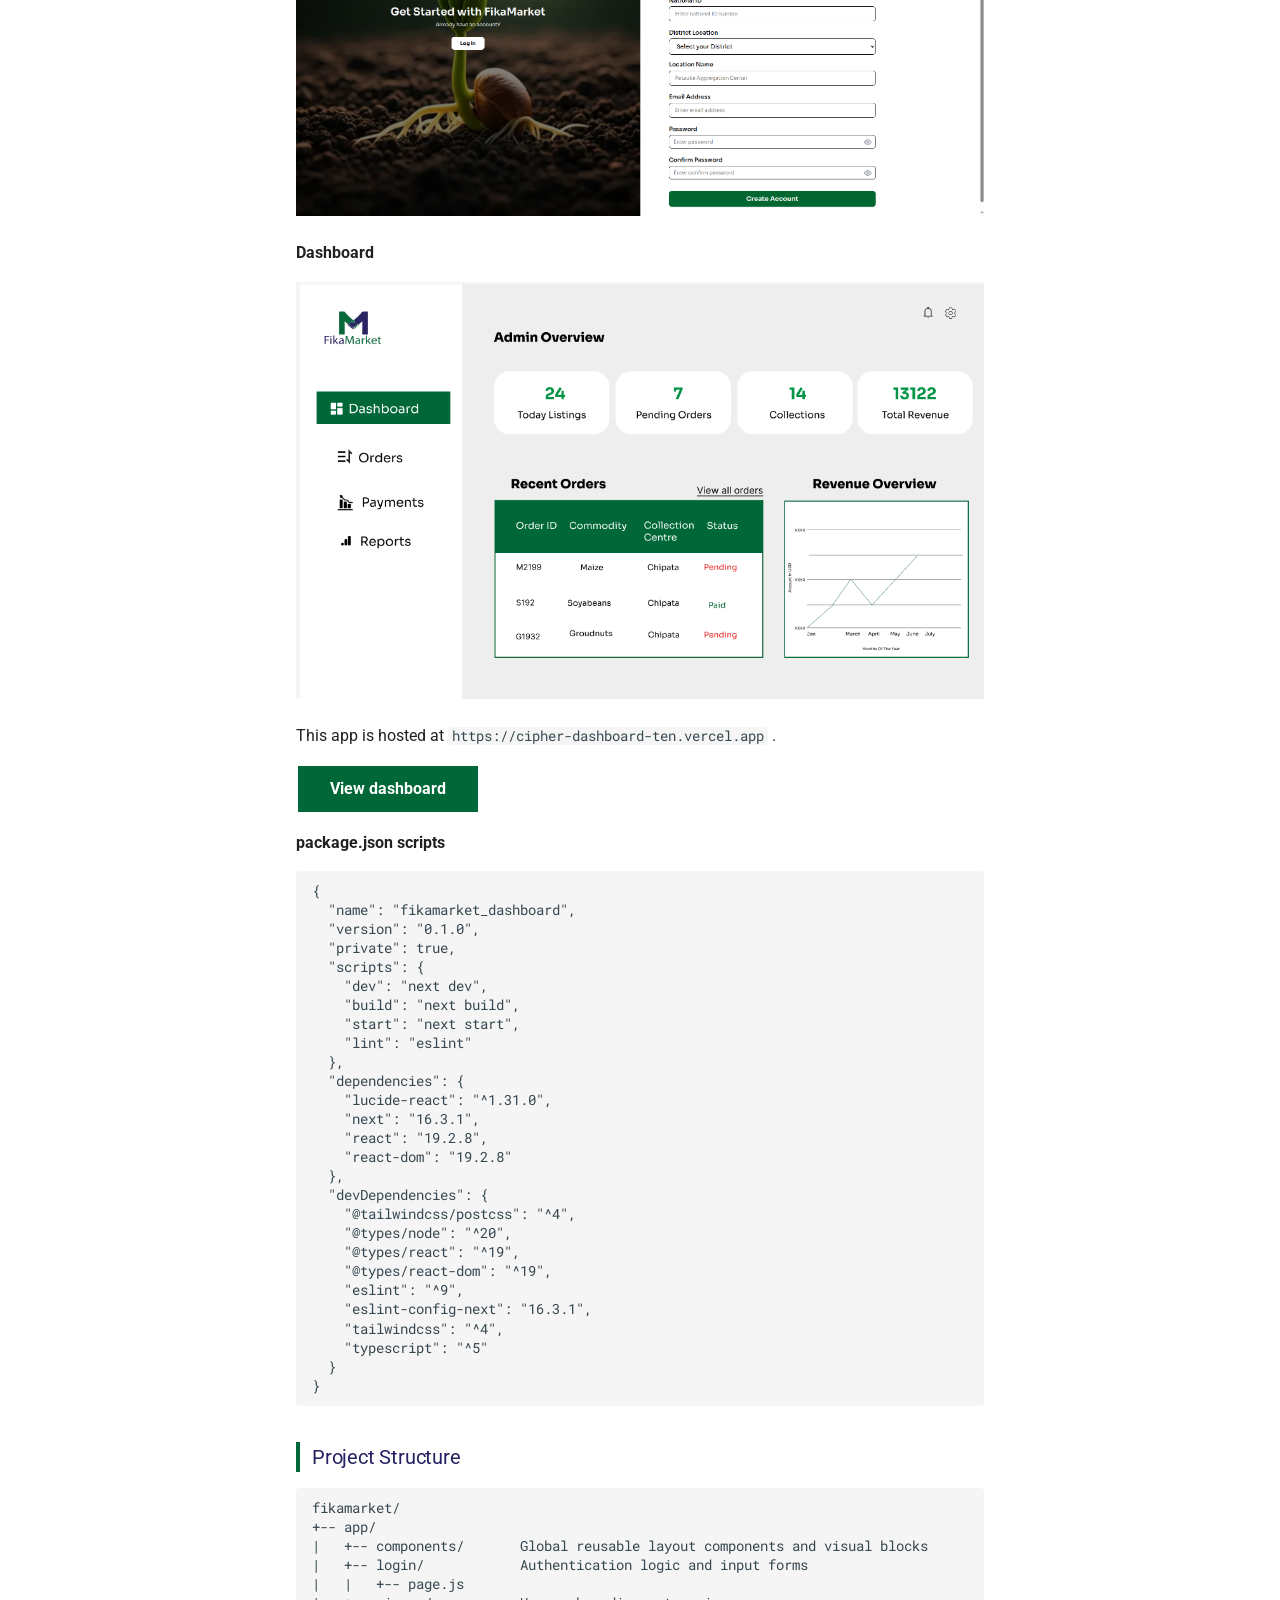
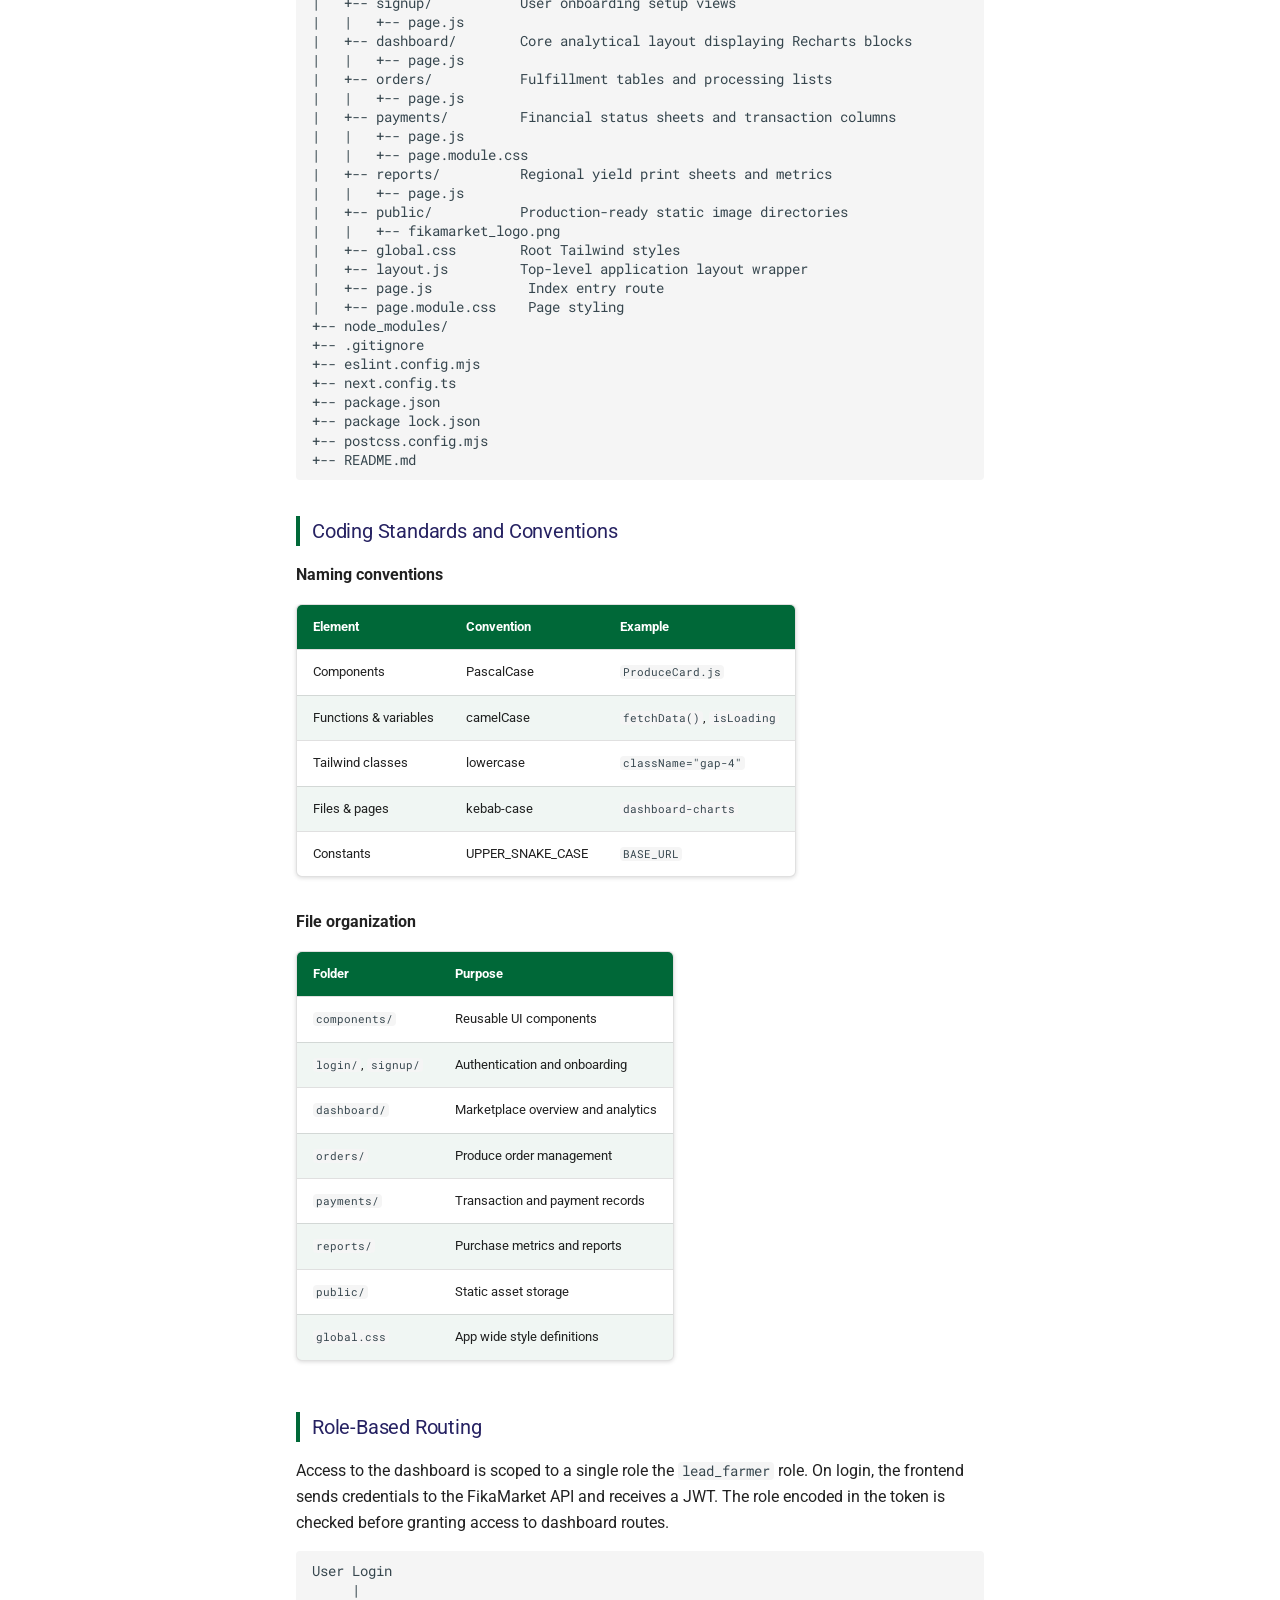
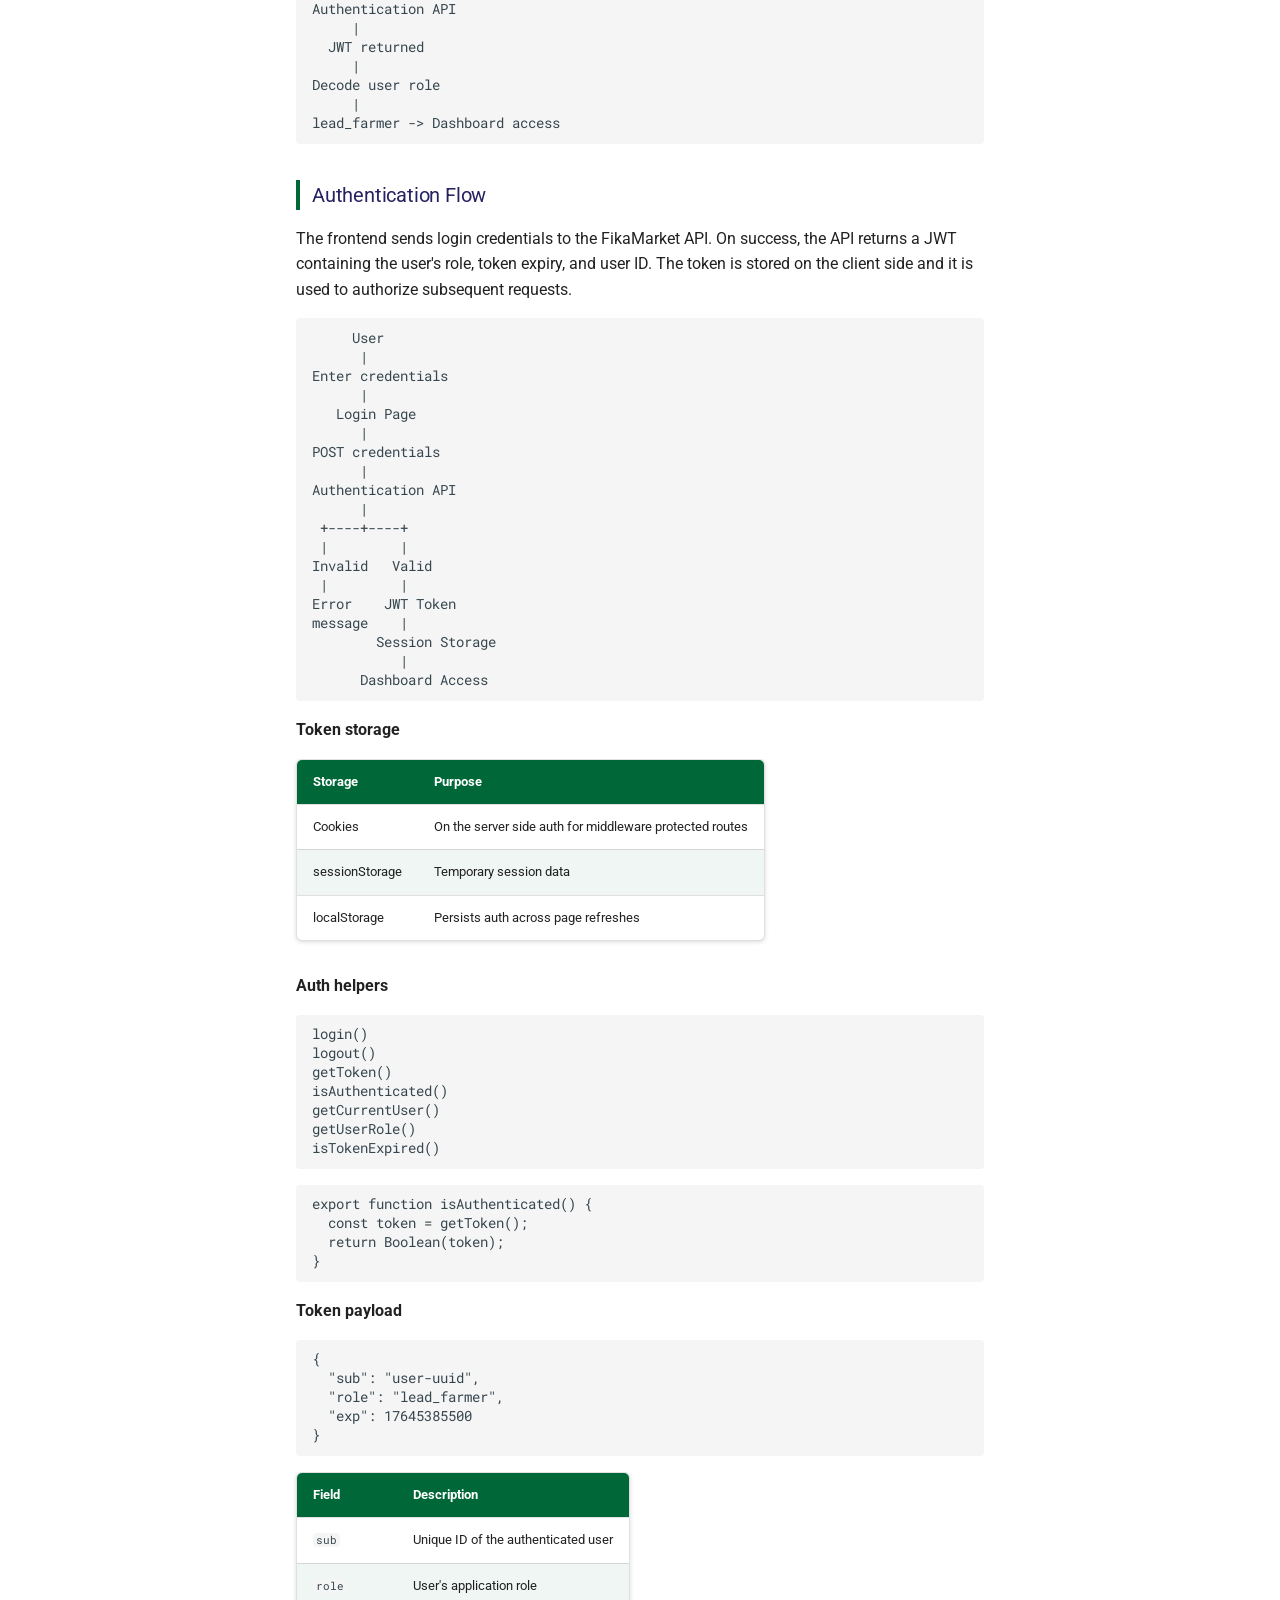
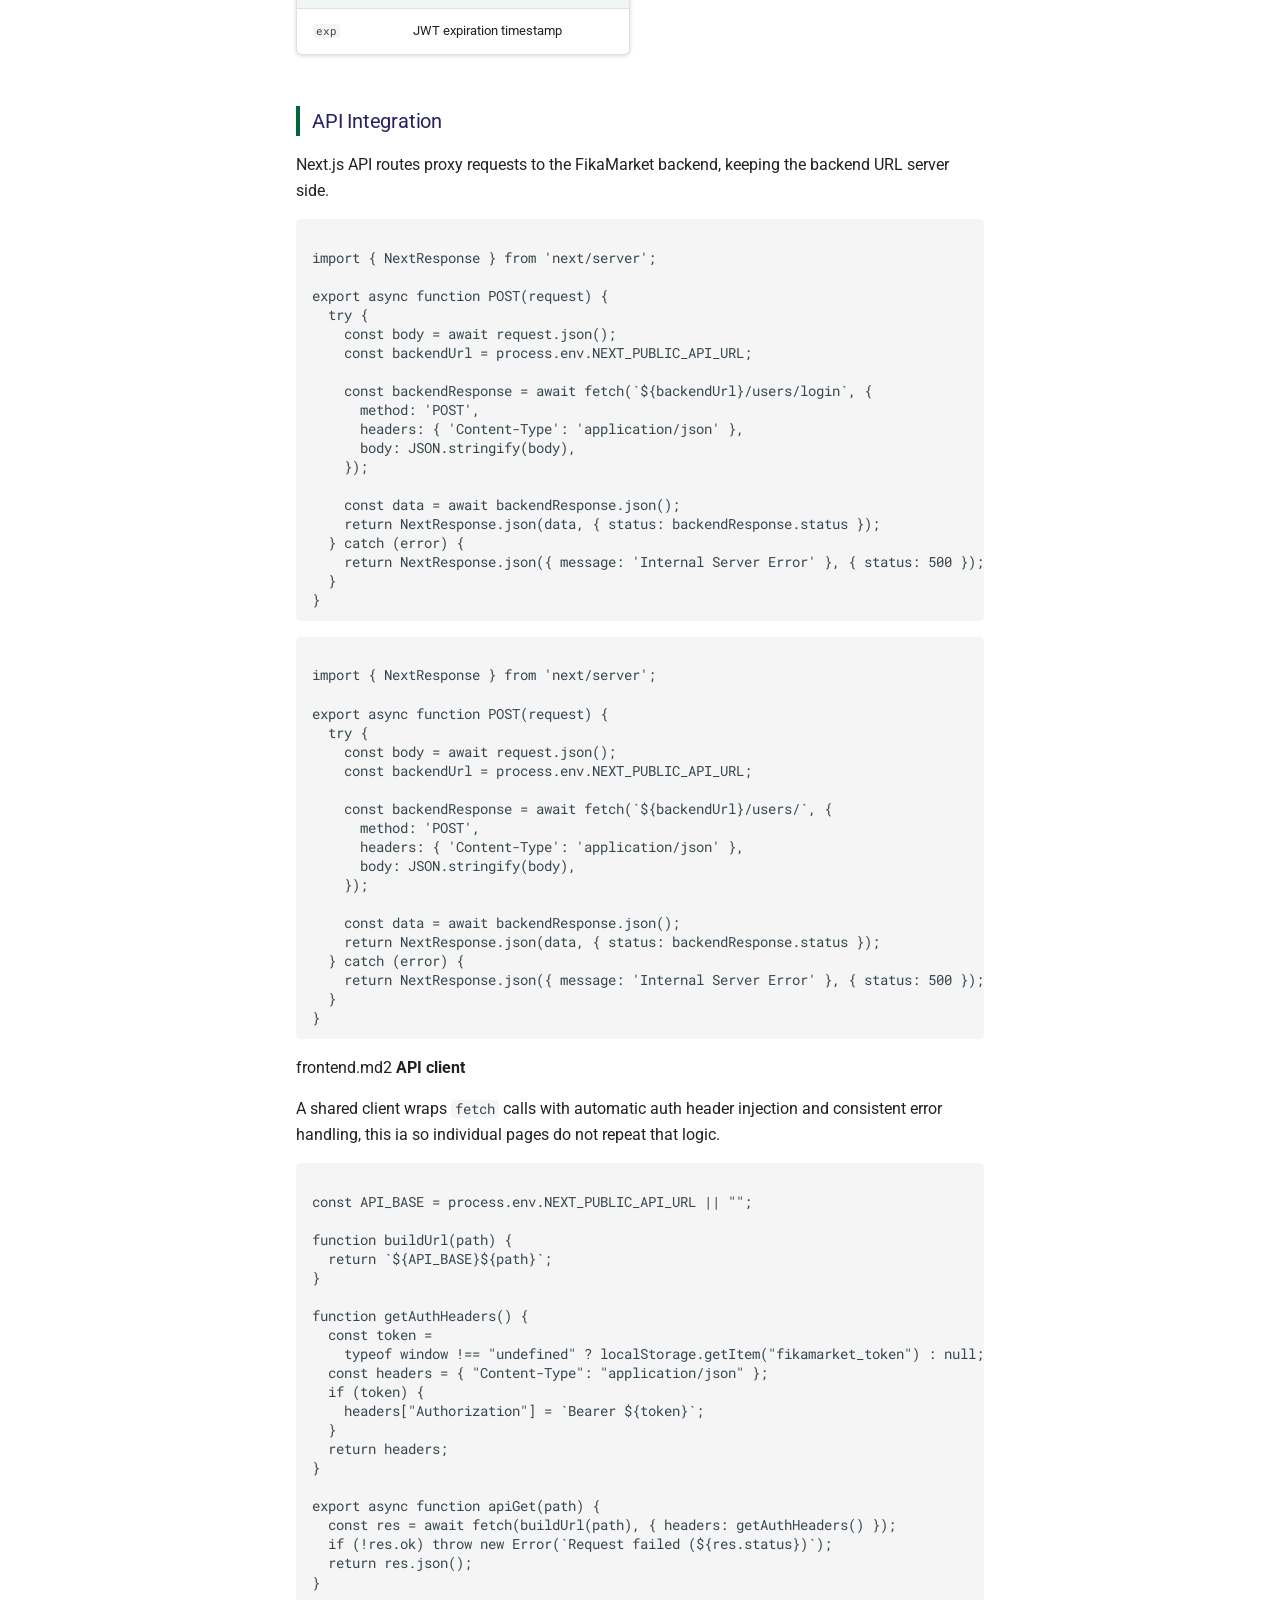
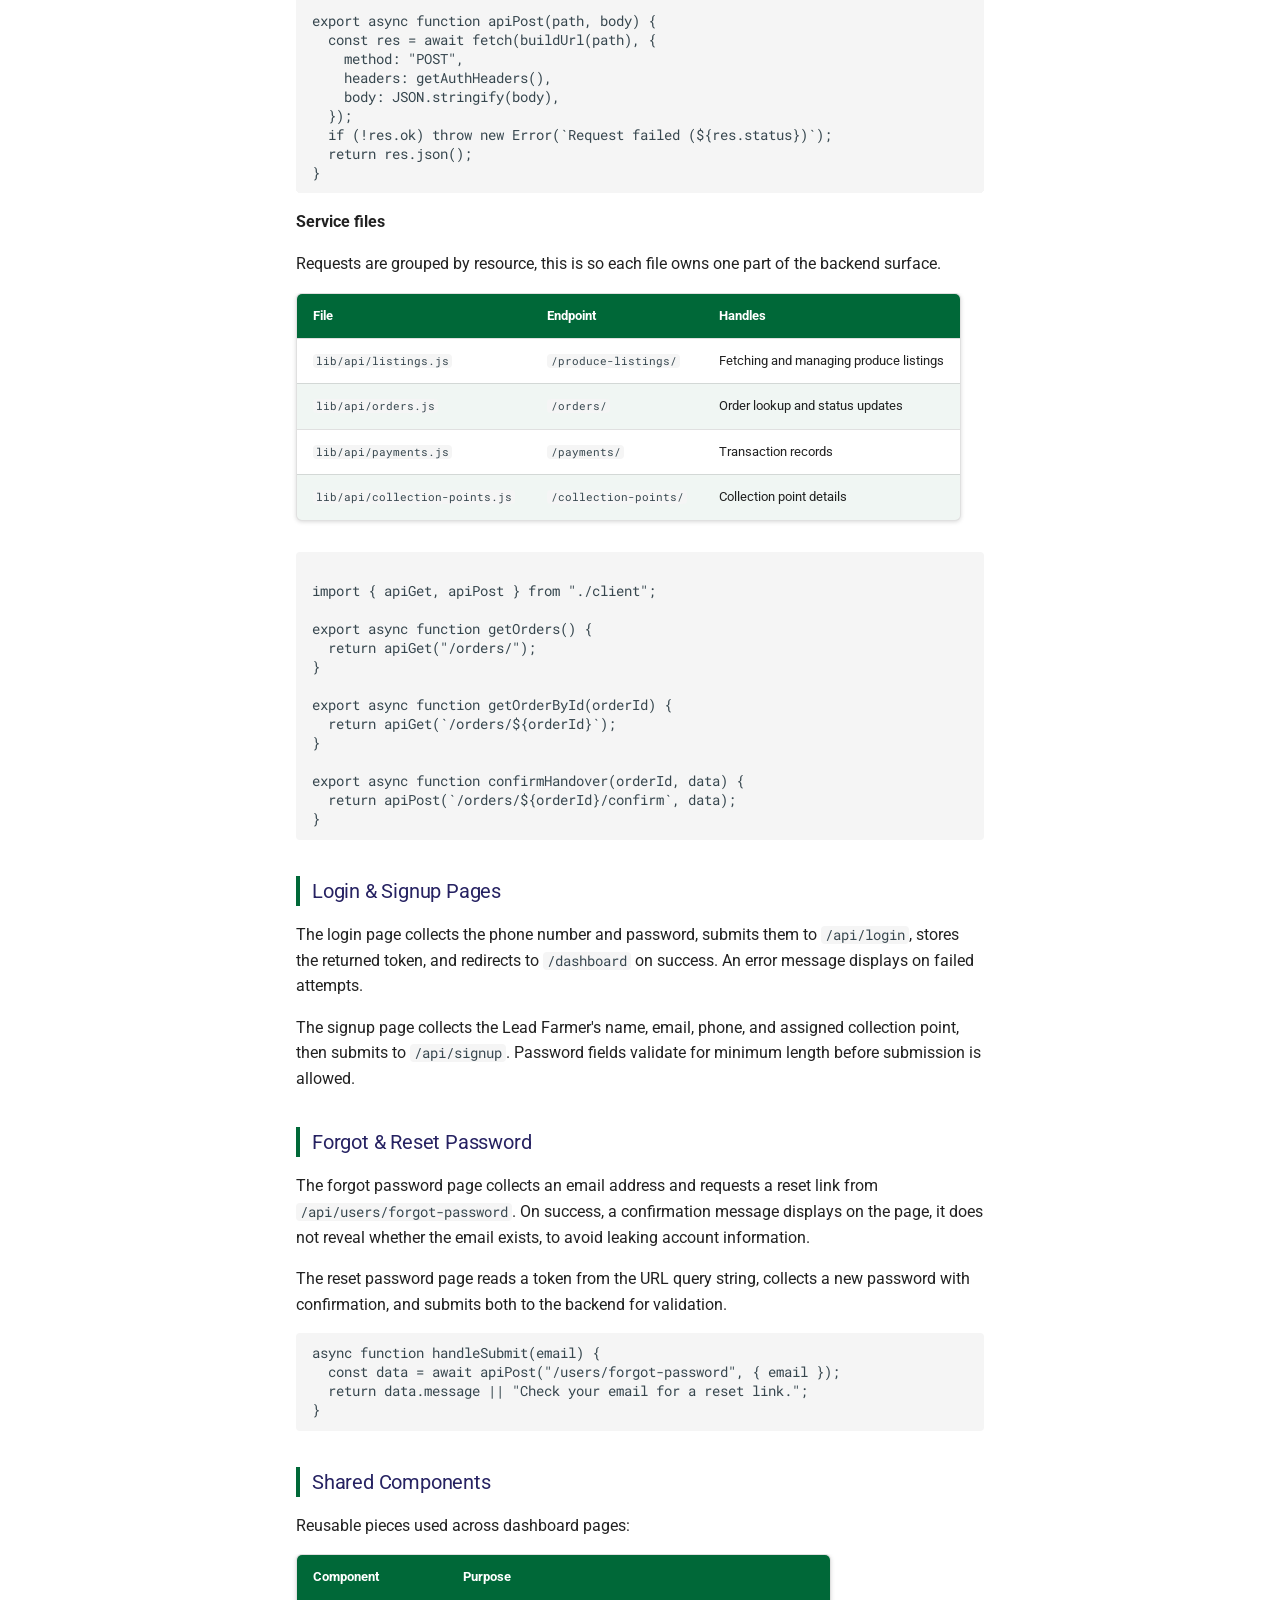
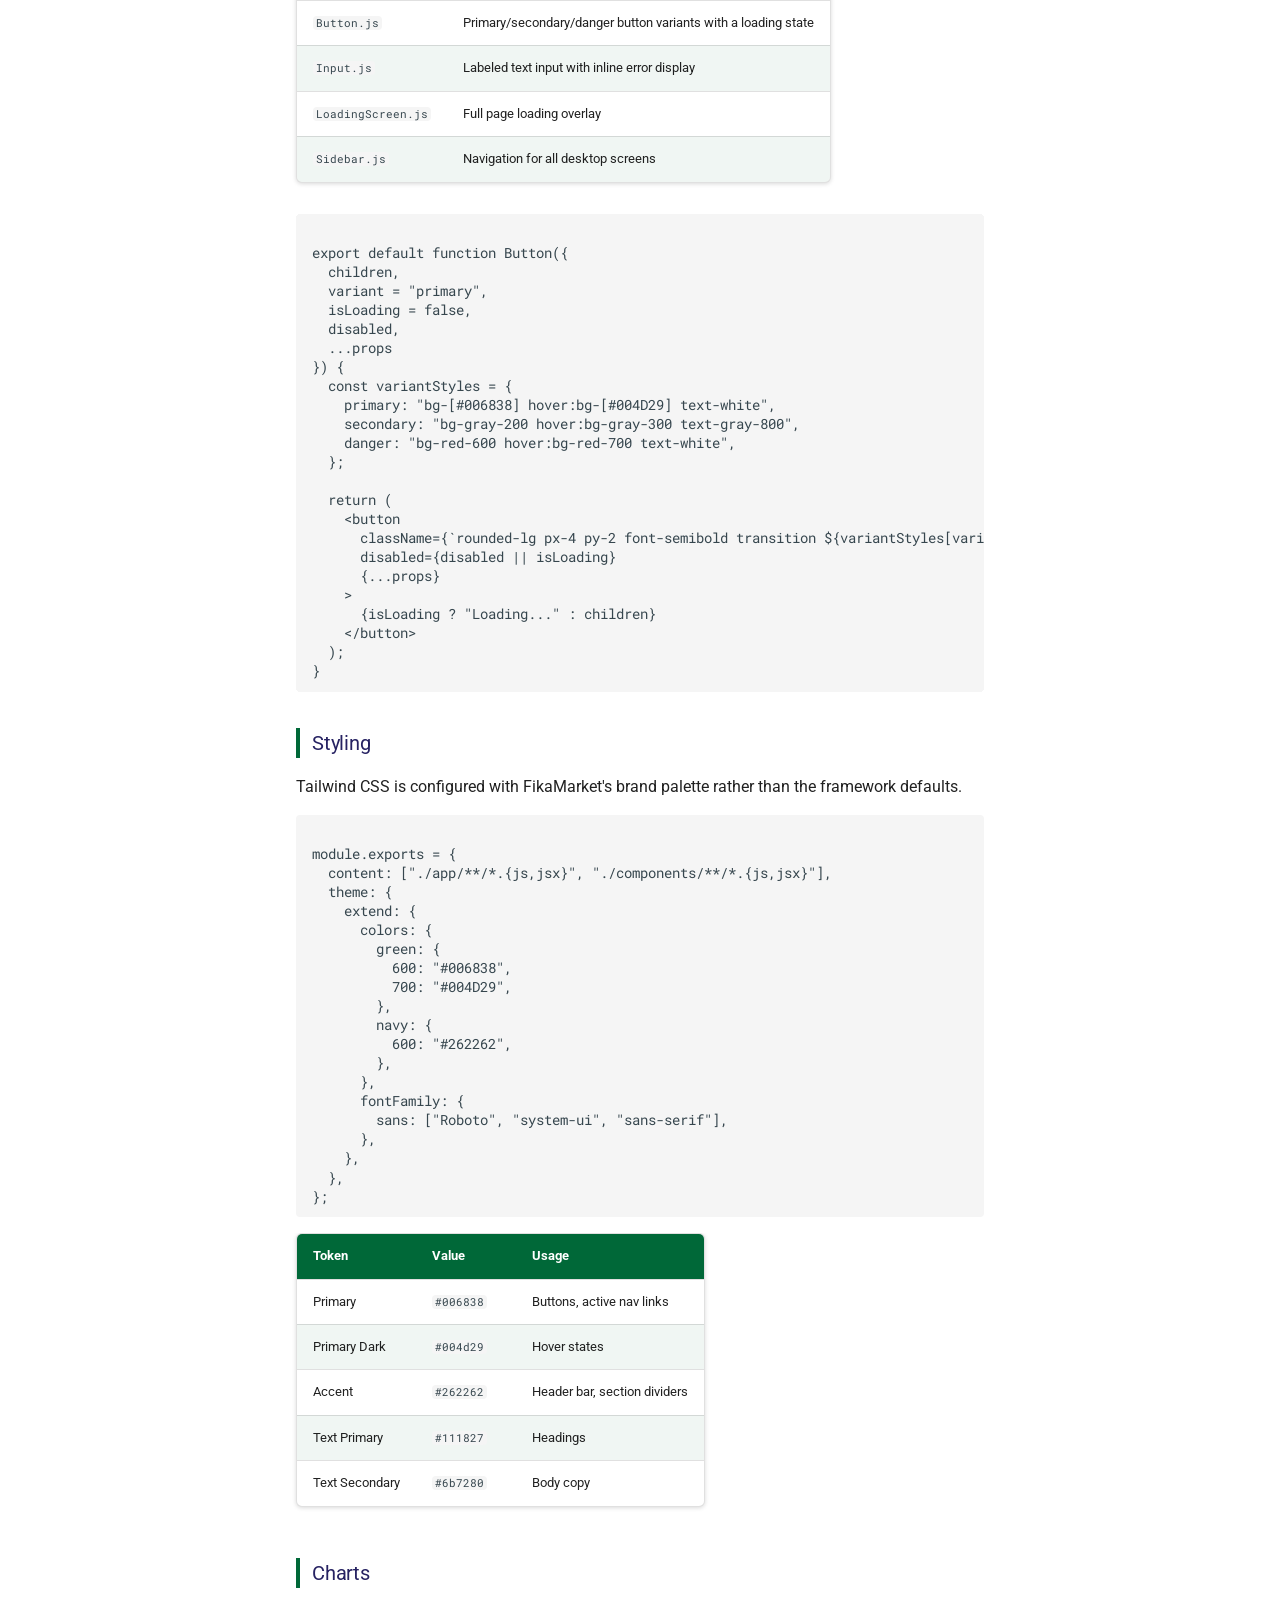
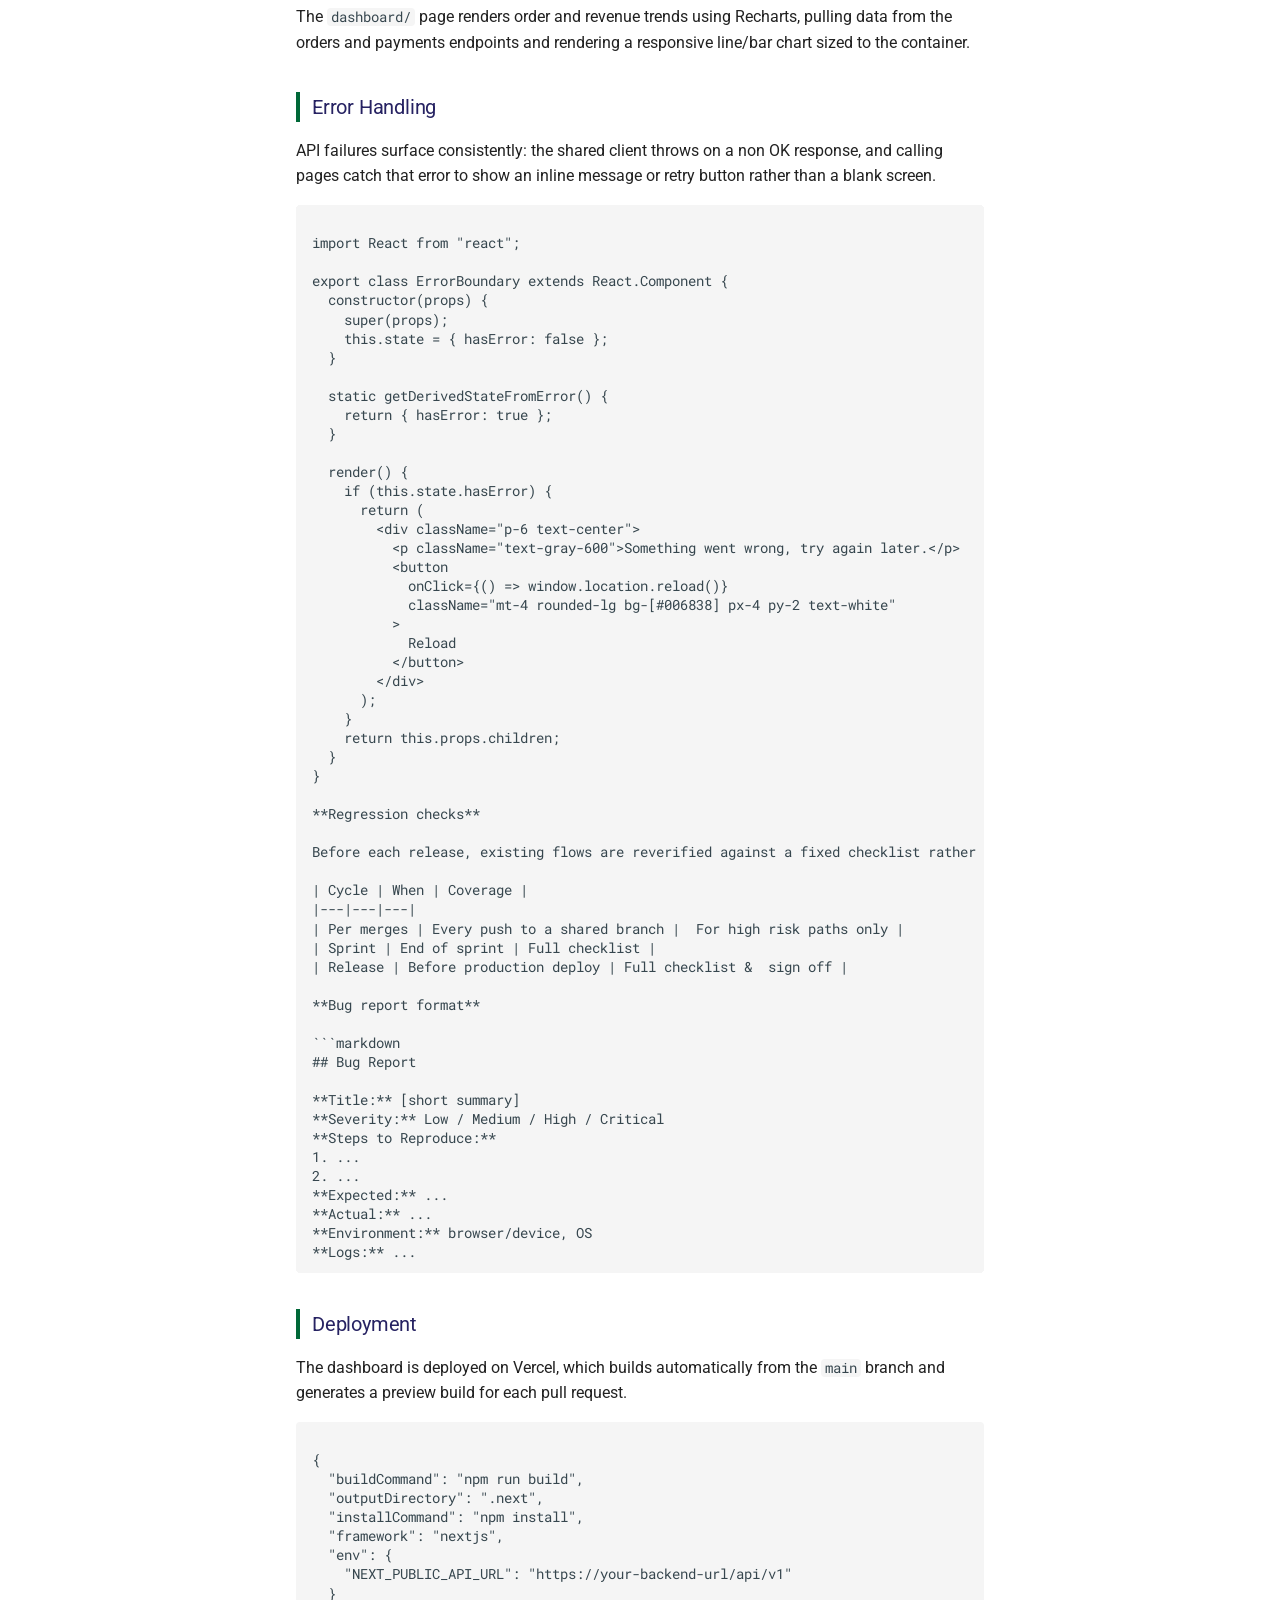
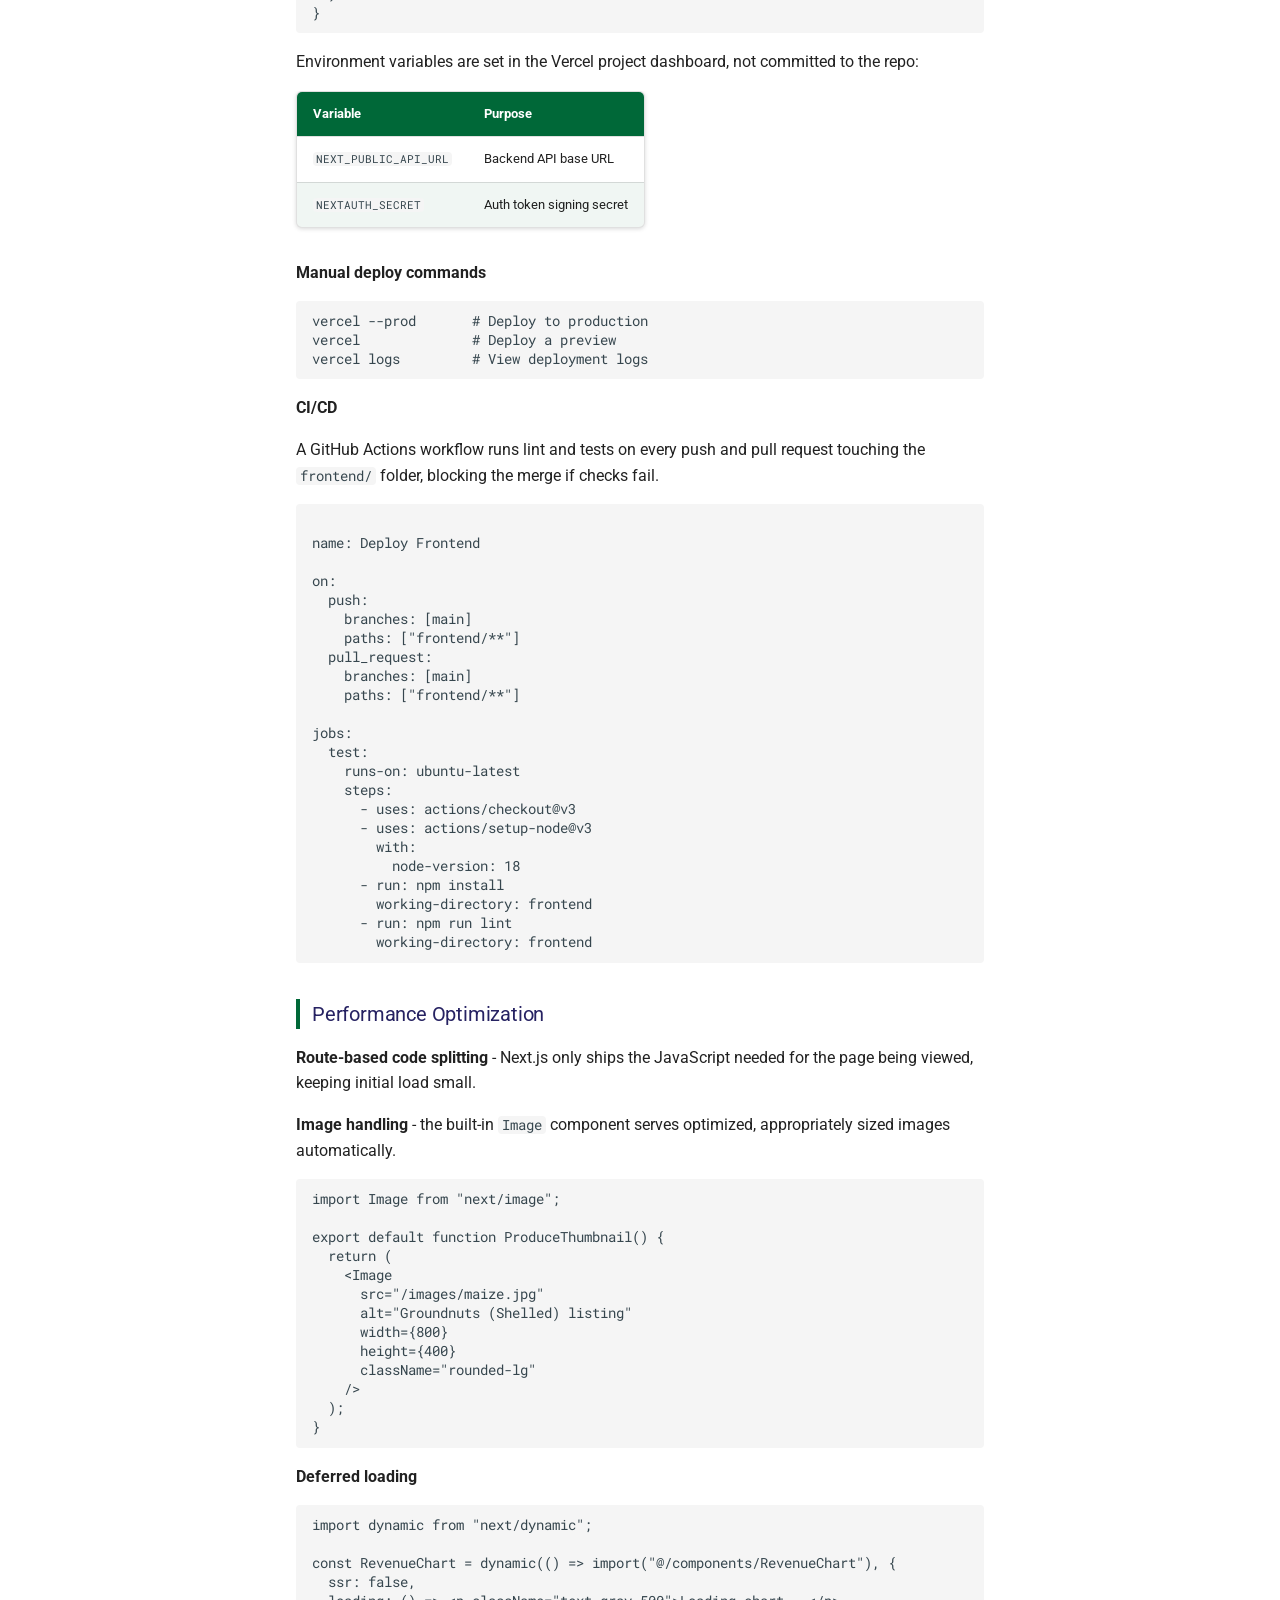
<file: site/frontend_web/index.html>
<!doctype html>
<html lang="en" class="no-js">
  <head>
    
      <meta charset="utf-8">
      <meta name="viewport" content="width=device-width,initial-scale=1">
      
      
      
      
        <link rel="prev" href="../architecture/">
      
      
        <link rel="next" href="../frontend_mobile/">
      
      
        
      
      
      <link rel="icon" href="../assets/logo.png">
      <meta name="generator" content="mkdocs-1.6.1, mkdocs-material-9.7.7">
    
    
      
        <title>Frontend web - FikaMarket Technical Documentation</title>
      
    
    
      <link rel="stylesheet" href="../assets/stylesheets/main.ec1eaa64.min.css">
      
      


    
    
      
    
    
      
        
        
        <link rel="preconnect" href="https://fonts.gstatic.com" crossorigin>
        <link rel="stylesheet" href="https://fonts.googleapis.com/css?family=Roboto:300,300i,400,400i,700,700i%7CRoboto+Mono:400,400i,700,700i&display=fallback">
        <style>:root{--md-text-font:"Roboto";--md-code-font:"Roboto Mono"}</style>
      
    
    
      <link rel="stylesheet" href="../stylesheets/extra.css">
    
    <script>__md_scope=new URL("..",location),__md_hash=e=>[...e].reduce(((e,_)=>(e<<5)-e+_.charCodeAt(0)),0),__md_get=(e,_=localStorage,t=__md_scope)=>JSON.parse(_.getItem(t.pathname+"."+e)),__md_set=(e,_,t=localStorage,a=__md_scope)=>{try{t.setItem(a.pathname+"."+e,JSON.stringify(_))}catch(e){}}</script>
    
      

    
    
  </head>
  
  
    <body dir="ltr">
  
    
    <input class="md-toggle" data-md-toggle="drawer" type="checkbox" id="__drawer" autocomplete="off">
    <input class="md-toggle" data-md-toggle="search" type="checkbox" id="__search" autocomplete="off">
    <label class="md-overlay" for="__drawer"></label>
    <div data-md-component="skip">
      
        
        <a href="#frontend-web" class="md-skip">
          Skip to content
        </a>
      
    </div>
    <div data-md-component="announce">
      
    </div>
    
    
      

  

<header class="md-header md-header--shadow" data-md-component="header">
  <nav class="md-header__inner md-grid" aria-label="Header">
    <a href=".." title="FikaMarket Technical Documentation" class="md-header__button md-logo" aria-label="FikaMarket Technical Documentation" data-md-component="logo">
      
  <img src="../assets/logo.png" alt="logo">

    </a>
    <label class="md-header__button md-icon" for="__drawer">
      
      <svg xmlns="http://www.w3.org/2000/svg" viewBox="0 0 24 24"><path d="M3 6h18v2H3zm0 5h18v2H3zm0 5h18v2H3z"/></svg>
    </label>
    <div class="md-header__title" data-md-component="header-title">
      <div class="md-header__ellipsis">
        <div class="md-header__topic">
          <span class="md-ellipsis">
            FikaMarket Technical Documentation
          </span>
        </div>
        <div class="md-header__topic" data-md-component="header-topic">
          <span class="md-ellipsis">
            
              Frontend web
            
          </span>
        </div>
      </div>
    </div>
    
    
      <script>var palette=__md_get("__palette");if(palette&&palette.color){if("(prefers-color-scheme)"===palette.color.media){var media=matchMedia("(prefers-color-scheme: light)"),input=document.querySelector(media.matches?"[data-md-color-media='(prefers-color-scheme: light)']":"[data-md-color-media='(prefers-color-scheme: dark)']");palette.color.media=input.getAttribute("data-md-color-media"),palette.color.scheme=input.getAttribute("data-md-color-scheme"),palette.color.primary=input.getAttribute("data-md-color-primary"),palette.color.accent=input.getAttribute("data-md-color-accent")}for(var[key,value]of Object.entries(palette.color))document.body.setAttribute("data-md-color-"+key,value)}</script>
    
    
    
      
      
        <label class="md-header__button md-icon" for="__search">
          
          <svg xmlns="http://www.w3.org/2000/svg" viewBox="0 0 24 24"><path d="M9.5 3A6.5 6.5 0 0 1 16 9.5c0 1.61-.59 3.09-1.56 4.23l.27.27h.79l5 5-1.5 1.5-5-5v-.79l-.27-.27A6.52 6.52 0 0 1 9.5 16 6.5 6.5 0 0 1 3 9.5 6.5 6.5 0 0 1 9.5 3m0 2C7 5 5 7 5 9.5S7 14 9.5 14 14 12 14 9.5 12 5 9.5 5"/></svg>
        </label>
        <div class="md-search" data-md-component="search" role="dialog">
  <label class="md-search__overlay" for="__search"></label>
  <div class="md-search__inner" role="search">
    <form class="md-search__form" name="search">
      <input type="text" class="md-search__input" name="query" aria-label="Search" placeholder="Search" autocapitalize="off" autocorrect="off" autocomplete="off" spellcheck="false" data-md-component="search-query" required>
      <label class="md-search__icon md-icon" for="__search">
        
        <svg xmlns="http://www.w3.org/2000/svg" viewBox="0 0 24 24"><path d="M9.5 3A6.5 6.5 0 0 1 16 9.5c0 1.61-.59 3.09-1.56 4.23l.27.27h.79l5 5-1.5 1.5-5-5v-.79l-.27-.27A6.52 6.52 0 0 1 9.5 16 6.5 6.5 0 0 1 3 9.5 6.5 6.5 0 0 1 9.5 3m0 2C7 5 5 7 5 9.5S7 14 9.5 14 14 12 14 9.5 12 5 9.5 5"/></svg>
        
        <svg xmlns="http://www.w3.org/2000/svg" viewBox="0 0 24 24"><path d="M20 11v2H8l5.5 5.5-1.42 1.42L4.16 12l7.92-7.92L13.5 5.5 8 11z"/></svg>
      </label>
      <nav class="md-search__options" aria-label="Search">
        
        <button type="reset" class="md-search__icon md-icon" title="Clear" aria-label="Clear" tabindex="-1">
          
          <svg xmlns="http://www.w3.org/2000/svg" viewBox="0 0 24 24"><path d="M19 6.41 17.59 5 12 10.59 6.41 5 5 6.41 10.59 12 5 17.59 6.41 19 12 13.41 17.59 19 19 17.59 13.41 12z"/></svg>
        </button>
      </nav>
      
    </form>
    <div class="md-search__output">
      <div class="md-search__scrollwrap" tabindex="0" data-md-scrollfix>
        <div class="md-search-result" data-md-component="search-result">
          <div class="md-search-result__meta">
            Initializing search
          </div>
          <ol class="md-search-result__list" role="presentation"></ol>
        </div>
      </div>
    </div>
  </div>
</div>
      
    
    
  </nav>
  
</header>
    
    <div class="md-container" data-md-component="container">
      
      
        
          
        
      
      <main class="md-main" data-md-component="main">
        <div class="md-main__inner md-grid">
          
            
              
              <div class="md-sidebar md-sidebar--primary" data-md-component="sidebar" data-md-type="navigation" >
                <div class="md-sidebar__scrollwrap">
                  <div class="md-sidebar__inner">
                    



<nav class="md-nav md-nav--primary" aria-label="Navigation" data-md-level="0">
  <label class="md-nav__title" for="__drawer">
    <a href=".." title="FikaMarket Technical Documentation" class="md-nav__button md-logo" aria-label="FikaMarket Technical Documentation" data-md-component="logo">
      
  <img src="../assets/logo.png" alt="logo">

    </a>
    FikaMarket Technical Documentation
  </label>
  
  <ul class="md-nav__list" data-md-scrollfix>
    
      
      
  
  
  
  
    <li class="md-nav__item">
      <a href=".." class="md-nav__link">
        
  
  
  <span class="md-ellipsis">
    
  
    Home
  

    
  </span>
  
  

      </a>
    </li>
  

    
      
      
  
  
  
  
    <li class="md-nav__item">
      <a href="../architecture/" class="md-nav__link">
        
  
  
  <span class="md-ellipsis">
    
  
    Architecture
  

    
  </span>
  
  

      </a>
    </li>
  

    
      
      
  
  
    
  
  
  
    <li class="md-nav__item md-nav__item--active">
      
      <input class="md-nav__toggle md-toggle" type="checkbox" id="__toc">
      
      
        
      
      
        <label class="md-nav__link md-nav__link--active" for="__toc">
          
  
  
  <span class="md-ellipsis">
    
  
    Frontend web
  

    
  </span>
  
  

          <span class="md-nav__icon md-icon"></span>
        </label>
      
      <a href="./" class="md-nav__link md-nav__link--active">
        
  
  
  <span class="md-ellipsis">
    
  
    Frontend web
  

    
  </span>
  
  

      </a>
      
        

<nav class="md-nav md-nav--secondary" aria-label="Table of contents">
  
  
  
    
  
  
    <label class="md-nav__title" for="__toc">
      <span class="md-nav__icon md-icon"></span>
      Table of contents
    </label>
    <ul class="md-nav__list" data-md-component="toc" data-md-scrollfix>
      
        <li class="md-nav__item">
  <a href="#lead-farmer-dashboard" class="md-nav__link">
    <span class="md-ellipsis">
      
        Lead Farmer Dashboard
      
    </span>
  </a>
  
    <nav class="md-nav" aria-label="Lead Farmer Dashboard">
      <ul class="md-nav__list">
        
          <li class="md-nav__item">
  <a href="#introduction" class="md-nav__link">
    <span class="md-ellipsis">
      
        Introduction
      
    </span>
  </a>
  
</li>
        
          <li class="md-nav__item">
  <a href="#technology-stack" class="md-nav__link">
    <span class="md-ellipsis">
      
        Technology Stack
      
    </span>
  </a>
  
</li>
        
          <li class="md-nav__item">
  <a href="#prerequisites" class="md-nav__link">
    <span class="md-ellipsis">
      
        Prerequisites
      
    </span>
  </a>
  
</li>
        
          <li class="md-nav__item">
  <a href="#setup-and-installation" class="md-nav__link">
    <span class="md-ellipsis">
      
        Setup and Installation
      
    </span>
  </a>
  
</li>
        
      </ul>
    </nav>
  
</li>
      
        <li class="md-nav__item">
  <a href="#ui-overview" class="md-nav__link">
    <span class="md-ellipsis">
      
        UI Overview
      
    </span>
  </a>
  
    <nav class="md-nav" aria-label="UI Overview">
      <ul class="md-nav__list">
        
          <li class="md-nav__item">
  <a href="#project-structure" class="md-nav__link">
    <span class="md-ellipsis">
      
        Project Structure
      
    </span>
  </a>
  
</li>
        
          <li class="md-nav__item">
  <a href="#coding-standards-and-conventions" class="md-nav__link">
    <span class="md-ellipsis">
      
        Coding Standards and Conventions
      
    </span>
  </a>
  
</li>
        
          <li class="md-nav__item">
  <a href="#role-based-routing" class="md-nav__link">
    <span class="md-ellipsis">
      
        Role-Based Routing
      
    </span>
  </a>
  
</li>
        
          <li class="md-nav__item">
  <a href="#authentication-flow" class="md-nav__link">
    <span class="md-ellipsis">
      
        Authentication Flow
      
    </span>
  </a>
  
</li>
        
          <li class="md-nav__item">
  <a href="#api-integration" class="md-nav__link">
    <span class="md-ellipsis">
      
        API Integration
      
    </span>
  </a>
  
</li>
        
          <li class="md-nav__item">
  <a href="#login-signup-pages" class="md-nav__link">
    <span class="md-ellipsis">
      
        Login &amp; Signup Pages
      
    </span>
  </a>
  
</li>
        
          <li class="md-nav__item">
  <a href="#forgot-reset-password" class="md-nav__link">
    <span class="md-ellipsis">
      
        Forgot &amp; Reset Password
      
    </span>
  </a>
  
</li>
        
          <li class="md-nav__item">
  <a href="#shared-components" class="md-nav__link">
    <span class="md-ellipsis">
      
        Shared Components
      
    </span>
  </a>
  
</li>
        
          <li class="md-nav__item">
  <a href="#styling" class="md-nav__link">
    <span class="md-ellipsis">
      
        Styling
      
    </span>
  </a>
  
</li>
        
          <li class="md-nav__item">
  <a href="#charts" class="md-nav__link">
    <span class="md-ellipsis">
      
        Charts
      
    </span>
  </a>
  
</li>
        
          <li class="md-nav__item">
  <a href="#error-handling" class="md-nav__link">
    <span class="md-ellipsis">
      
        Error Handling
      
    </span>
  </a>
  
</li>
        
          <li class="md-nav__item">
  <a href="#deployment" class="md-nav__link">
    <span class="md-ellipsis">
      
        Deployment
      
    </span>
  </a>
  
</li>
        
          <li class="md-nav__item">
  <a href="#performance-optimization" class="md-nav__link">
    <span class="md-ellipsis">
      
        Performance Optimization
      
    </span>
  </a>
  
</li>
        
          <li class="md-nav__item">
  <a href="#security" class="md-nav__link">
    <span class="md-ellipsis">
      
        Security
      
    </span>
  </a>
  
</li>
        
          <li class="md-nav__item">
  <a href="#troubleshooting" class="md-nav__link">
    <span class="md-ellipsis">
      
        Troubleshooting
      
    </span>
  </a>
  
</li>
        
      </ul>
    </nav>
  
</li>
      
    </ul>
  
</nav>
      
    </li>
  

    
      
      
  
  
  
  
    <li class="md-nav__item">
      <a href="../frontend_mobile/" class="md-nav__link">
        
  
  
  <span class="md-ellipsis">
    
  
    Frontend mobile
  

    
  </span>
  
  

      </a>
    </li>
  

    
      
      
  
  
  
  
    <li class="md-nav__item">
      <a href="../backend/" class="md-nav__link">
        
  
  
  <span class="md-ellipsis">
    
  
    Backend
  

    
  </span>
  
  

      </a>
    </li>
  

    
      
      
  
  
  
  
    <li class="md-nav__item">
      <a href="../security/" class="md-nav__link">
        
  
  
  <span class="md-ellipsis">
    
  
    Security
  

    
  </span>
  
  

      </a>
    </li>
  

    
      
      
  
  
  
  
    <li class="md-nav__item">
      <a href="../testing/" class="md-nav__link">
        
  
  
  <span class="md-ellipsis">
    
  
    Testing
  

    
  </span>
  
  

      </a>
    </li>
  

    
      
      
  
  
  
  
    <li class="md-nav__item">
      <a href="../glossary/" class="md-nav__link">
        
  
  
  <span class="md-ellipsis">
    
  
    Glossary
  

    
  </span>
  
  

      </a>
    </li>
  

    
  </ul>
</nav>
                  </div>
                </div>
              </div>
            
            
              
              <div class="md-sidebar md-sidebar--secondary" data-md-component="sidebar" data-md-type="toc" >
                <div class="md-sidebar__scrollwrap">
                  <div class="md-sidebar__inner">
                    

<nav class="md-nav md-nav--secondary" aria-label="Table of contents">
  
  
  
    
  
  
    <label class="md-nav__title" for="__toc">
      <span class="md-nav__icon md-icon"></span>
      Table of contents
    </label>
    <ul class="md-nav__list" data-md-component="toc" data-md-scrollfix>
      
        <li class="md-nav__item">
  <a href="#lead-farmer-dashboard" class="md-nav__link">
    <span class="md-ellipsis">
      
        Lead Farmer Dashboard
      
    </span>
  </a>
  
    <nav class="md-nav" aria-label="Lead Farmer Dashboard">
      <ul class="md-nav__list">
        
          <li class="md-nav__item">
  <a href="#introduction" class="md-nav__link">
    <span class="md-ellipsis">
      
        Introduction
      
    </span>
  </a>
  
</li>
        
          <li class="md-nav__item">
  <a href="#technology-stack" class="md-nav__link">
    <span class="md-ellipsis">
      
        Technology Stack
      
    </span>
  </a>
  
</li>
        
          <li class="md-nav__item">
  <a href="#prerequisites" class="md-nav__link">
    <span class="md-ellipsis">
      
        Prerequisites
      
    </span>
  </a>
  
</li>
        
          <li class="md-nav__item">
  <a href="#setup-and-installation" class="md-nav__link">
    <span class="md-ellipsis">
      
        Setup and Installation
      
    </span>
  </a>
  
</li>
        
      </ul>
    </nav>
  
</li>
      
        <li class="md-nav__item">
  <a href="#ui-overview" class="md-nav__link">
    <span class="md-ellipsis">
      
        UI Overview
      
    </span>
  </a>
  
    <nav class="md-nav" aria-label="UI Overview">
      <ul class="md-nav__list">
        
          <li class="md-nav__item">
  <a href="#project-structure" class="md-nav__link">
    <span class="md-ellipsis">
      
        Project Structure
      
    </span>
  </a>
  
</li>
        
          <li class="md-nav__item">
  <a href="#coding-standards-and-conventions" class="md-nav__link">
    <span class="md-ellipsis">
      
        Coding Standards and Conventions
      
    </span>
  </a>
  
</li>
        
          <li class="md-nav__item">
  <a href="#role-based-routing" class="md-nav__link">
    <span class="md-ellipsis">
      
        Role-Based Routing
      
    </span>
  </a>
  
</li>
        
          <li class="md-nav__item">
  <a href="#authentication-flow" class="md-nav__link">
    <span class="md-ellipsis">
      
        Authentication Flow
      
    </span>
  </a>
  
</li>
        
          <li class="md-nav__item">
  <a href="#api-integration" class="md-nav__link">
    <span class="md-ellipsis">
      
        API Integration
      
    </span>
  </a>
  
</li>
        
          <li class="md-nav__item">
  <a href="#login-signup-pages" class="md-nav__link">
    <span class="md-ellipsis">
      
        Login &amp; Signup Pages
      
    </span>
  </a>
  
</li>
        
          <li class="md-nav__item">
  <a href="#forgot-reset-password" class="md-nav__link">
    <span class="md-ellipsis">
      
        Forgot &amp; Reset Password
      
    </span>
  </a>
  
</li>
        
          <li class="md-nav__item">
  <a href="#shared-components" class="md-nav__link">
    <span class="md-ellipsis">
      
        Shared Components
      
    </span>
  </a>
  
</li>
        
          <li class="md-nav__item">
  <a href="#styling" class="md-nav__link">
    <span class="md-ellipsis">
      
        Styling
      
    </span>
  </a>
  
</li>
        
          <li class="md-nav__item">
  <a href="#charts" class="md-nav__link">
    <span class="md-ellipsis">
      
        Charts
      
    </span>
  </a>
  
</li>
        
          <li class="md-nav__item">
  <a href="#error-handling" class="md-nav__link">
    <span class="md-ellipsis">
      
        Error Handling
      
    </span>
  </a>
  
</li>
        
          <li class="md-nav__item">
  <a href="#deployment" class="md-nav__link">
    <span class="md-ellipsis">
      
        Deployment
      
    </span>
  </a>
  
</li>
        
          <li class="md-nav__item">
  <a href="#performance-optimization" class="md-nav__link">
    <span class="md-ellipsis">
      
        Performance Optimization
      
    </span>
  </a>
  
</li>
        
          <li class="md-nav__item">
  <a href="#security" class="md-nav__link">
    <span class="md-ellipsis">
      
        Security
      
    </span>
  </a>
  
</li>
        
          <li class="md-nav__item">
  <a href="#troubleshooting" class="md-nav__link">
    <span class="md-ellipsis">
      
        Troubleshooting
      
    </span>
  </a>
  
</li>
        
      </ul>
    </nav>
  
</li>
      
    </ul>
  
</nav>
                  </div>
                </div>
              </div>
            
          
          
            <div class="md-content" data-md-component="content">
              
              <article class="md-content__inner md-typeset">
                
                  



<h1 id="frontend-web">Frontend Web</h1>
<h2 id="lead-farmer-dashboard">Lead Farmer Dashboard</h2>
<h3 id="introduction">Introduction</h3>
<p>The Lead Farmer Dashboard is the web client used by Lead Farmers to oversee collection points, monitor active buys and sells, and verify produce handovers. It is built with <code>Next.js</code> and <code>React</code>, and communicates with the FikaMarket API for all data operations.</p>
<p>The dashboard is optimized for desktop use, since Lead Farmers typically manage collection point activity from a fixed location rather than in the field.</p>
<h3 id="technology-stack">Technology Stack</h3>
<table>
<thead>
<tr>
<th>Category</th>
<th>Technology</th>
<th>Purpose</th>
</tr>
</thead>
<tbody>
<tr>
<td>Framework</td>
<td>Next.js 16.3.1</td>
<td>React framework with App Router</td>
</tr>
<tr>
<td>UI Library</td>
<td>React / React-DOM 19.2.8</td>
<td>Component rendering</td>
</tr>
<tr>
<td>Styling</td>
<td>Tailwind CSS / PostCSS ^4</td>
<td>Utility-first CSS</td>
</tr>
<tr>
<td>Forms</td>
<td>React Hook Form</td>
<td>Form state and validation</td>
</tr>
<tr>
<td>Charts</td>
<td>Recharts</td>
<td>Revenue and order data visualization</td>
</tr>
<tr>
<td>Icons</td>
<td>Lucide React</td>
<td>Icon set</td>
</tr>
<tr>
<td>Typography</td>
<td>Roboto</td>
<td>Base font</td>
</tr>
<tr>
<td>Auth</td>
<td>JWT</td>
<td>Session and role verification</td>
</tr>
<tr>
<td>Formatting</td>
<td>ESLint + Prettier</td>
<td>Code quality and formatting</td>
</tr>
<tr>
<td>Hosting</td>
<td>Vercel</td>
<td>Production deployment</td>
</tr>
</tbody>
</table>
<h3 id="prerequisites">Prerequisites</h3>
<p>Before setting up the dashboard, ensure the following are installed</p>
<table>
<thead>
<tr>
<th>Tool</th>
<th>Version</th>
<th>Purpose</th>
</tr>
</thead>
<tbody>
<tr>
<td>Node.js</td>
<td>18.x or later</td>
<td>JavaScript runtime</td>
</tr>
<tr>
<td>npm</td>
<td>9.x or later</td>
<td>Package manager</td>
</tr>
<tr>
<td>Git</td>
<td>Latest</td>
<td>Version control</td>
</tr>
</tbody>
</table>
<p><strong>Install Node.js on Linux</strong></p>
<pre><code class="language-bash">curl -fsSL https://deb.nodesource.com/setup_18.x | sudo -E bash -
sudo apt install -y nodejs
node --version
npm --version
</code></pre>
<p><strong>Install Node.js on Windows</strong></p>
<pre><code class="language-powershell">powershell -c &quot;irm https://community.chocolatey.org/install.ps1%7Ciex&quot;
choco install nodejs
node --version
npm --version
</code></pre>
<p><strong>Install Node.js on macOS</strong></p>
<pre><code class="language-bash">brew install node
node --version
npm --version
</code></pre>
<h3 id="setup-and-installation">Setup and Installation</h3>
<p><strong>1. Clone the repository</strong></p>
<pre><code class="language-bash">git clone https://github.com/your-organisation/fikamarket.git
cd fikamarket/frontend
</code></pre>
<p><strong>2. Install dependencies</strong></p>
<pre><code class="language-bash">npm install
</code></pre>
<p>This installs Next.js, React, Tailwind CSS, React Hook Form, Recharts, and Lucide React. This may take a few minutes depending on  your connection speed.</p>
<p><strong>3. Configure environment variables</strong></p>
<p>Create a <code>.env.local</code> file in the <code>frontend/</code> directory:</p>
<pre><code class="language-text"># Required - backend API base URL
NEXT_PUBLIC_API_URL=https://your-backend-url/api/v1
</code></pre>
<p><strong>4. Start the development server</strong></p>
<pre><code class="language-bash">npm run dev
</code></pre>
<h2 id="ui-overview">UI Overview</h2>
<p>Once the command is run, the first page you will see is the login and signup page, followed by the dashboard.</p>
<p><strong>Login</strong></p>
<p><img alt="Login UI" src="../assets/login.png" /></p>
<p><strong>Signup</strong></p>
<p><img alt="Signup UI" src="../assets/signup.png" /></p>
<p><strong>Dashboard</strong></p>
<p><img alt="Dashboard UI" src="../assets/dashboard.png" /></p>
<p>This app is hosted at <code>https://cipher-dashboard-ten.vercel.app</code> .</p>
<p><a class="md-button" href="https://cipher-dashboard-ten.vercel.app" rel="noopener" target="_blank">View dashboard</a></p>
<p><strong>package.json scripts</strong></p>
<pre><code class="language-json">{
  &quot;name&quot;: &quot;fikamarket_dashboard&quot;,
  &quot;version&quot;: &quot;0.1.0&quot;,
  &quot;private&quot;: true,
  &quot;scripts&quot;: {
    &quot;dev&quot;: &quot;next dev&quot;,
    &quot;build&quot;: &quot;next build&quot;,
    &quot;start&quot;: &quot;next start&quot;,
    &quot;lint&quot;: &quot;eslint&quot;
  },
  &quot;dependencies&quot;: {
    &quot;lucide-react&quot;: &quot;^1.31.0&quot;,
    &quot;next&quot;: &quot;16.3.1&quot;,
    &quot;react&quot;: &quot;19.2.8&quot;,
    &quot;react-dom&quot;: &quot;19.2.8&quot;
  },
  &quot;devDependencies&quot;: {
    &quot;@tailwindcss/postcss&quot;: &quot;^4&quot;,
    &quot;@types/node&quot;: &quot;^20&quot;,
    &quot;@types/react&quot;: &quot;^19&quot;,
    &quot;@types/react-dom&quot;: &quot;^19&quot;,
    &quot;eslint&quot;: &quot;^9&quot;,
    &quot;eslint-config-next&quot;: &quot;16.3.1&quot;,
    &quot;tailwindcss&quot;: &quot;^4&quot;,
    &quot;typescript&quot;: &quot;^5&quot;
  }
}
</code></pre>
<h3 id="project-structure">Project Structure</h3>
<pre><code>fikamarket/
+-- app/
|   +-- components/       Global reusable layout components and visual blocks
|   +-- login/            Authentication logic and input forms
|   |   +-- page.js
|   +-- signup/           User onboarding setup views
|   |   +-- page.js
|   +-- dashboard/        Core analytical layout displaying Recharts blocks
|   |   +-- page.js
|   +-- orders/           Fulfillment tables and processing lists
|   |   +-- page.js
|   +-- payments/         Financial status sheets and transaction columns
|   |   +-- page.js
|   |   +-- page.module.css
|   +-- reports/          Regional yield print sheets and metrics
|   |   +-- page.js
|   +-- public/           Production-ready static image directories
|   |   +-- fikamarket_logo.png
|   +-- global.css        Root Tailwind styles
|   +-- layout.js         Top-level application layout wrapper
|   +-- page.js            Index entry route
|   +-- page.module.css    Page styling
+-- node_modules/
+-- .gitignore
+-- eslint.config.mjs
+-- next.config.ts
+-- package.json
+-- package lock.json
+-- postcss.config.mjs
+-- README.md
</code></pre>
<h3 id="coding-standards-and-conventions">Coding Standards and Conventions</h3>
<p><strong>Naming conventions</strong></p>
<table>
<thead>
<tr>
<th>Element</th>
<th>Convention</th>
<th>Example</th>
</tr>
</thead>
<tbody>
<tr>
<td>Components</td>
<td>PascalCase</td>
<td><code>ProduceCard.js</code></td>
</tr>
<tr>
<td>Functions &amp; variables</td>
<td>camelCase</td>
<td><code>fetchData()</code>, <code>isLoading</code></td>
</tr>
<tr>
<td>Tailwind classes</td>
<td>lowercase</td>
<td><code>className="gap-4"</code></td>
</tr>
<tr>
<td>Files &amp; pages</td>
<td>kebab-case</td>
<td><code>dashboard-charts</code></td>
</tr>
<tr>
<td>Constants</td>
<td>UPPER_SNAKE_CASE</td>
<td><code>BASE_URL</code></td>
</tr>
</tbody>
</table>
<p><strong>File organization</strong></p>
<table>
<thead>
<tr>
<th>Folder</th>
<th>Purpose</th>
</tr>
</thead>
<tbody>
<tr>
<td><code>components/</code></td>
<td>Reusable UI components</td>
</tr>
<tr>
<td><code>login/</code>, <code>signup/</code></td>
<td>Authentication and onboarding</td>
</tr>
<tr>
<td><code>dashboard/</code></td>
<td>Marketplace overview and analytics</td>
</tr>
<tr>
<td><code>orders/</code></td>
<td>Produce order management</td>
</tr>
<tr>
<td><code>payments/</code></td>
<td>Transaction and payment records</td>
</tr>
<tr>
<td><code>reports/</code></td>
<td>Purchase metrics and reports</td>
</tr>
<tr>
<td><code>public/</code></td>
<td>Static asset storage</td>
</tr>
<tr>
<td><code>global.css</code></td>
<td>App wide style definitions</td>
</tr>
</tbody>
</table>
<h3 id="role-based-routing">Role-Based Routing</h3>
<p>Access to the dashboard is scoped to a single role the <code>lead_farmer</code> role. On login, the frontend sends credentials to the FikaMarket API and receives a JWT. The role encoded in the token is checked before granting access to dashboard routes.</p>
<pre><code class="language-text">User Login
     |
Authentication API
     |
  JWT returned
     |
Decode user role
     |
lead_farmer -&gt; Dashboard access
</code></pre>
<h3 id="authentication-flow">Authentication Flow</h3>
<p>The frontend sends login credentials to the FikaMarket API. On success, the API returns a JWT containing the user's role, token expiry, and user ID. The token is stored on the client side and it is  used to authorize subsequent requests.</p>
<pre><code class="language-text">     User
      |
Enter credentials
      |
   Login Page
      |
POST credentials
      |
Authentication API
      |
 +----+----+
 |         |
Invalid   Valid
 |         |
Error    JWT Token
message    |
        Session Storage
           |
      Dashboard Access
</code></pre>
<p><strong>Token storage</strong></p>
<table>
<thead>
<tr>
<th>Storage</th>
<th>Purpose</th>
</tr>
</thead>
<tbody>
<tr>
<td>Cookies</td>
<td>On the server side auth for middleware protected routes</td>
</tr>
<tr>
<td>sessionStorage</td>
<td>Temporary session data</td>
</tr>
<tr>
<td>localStorage</td>
<td>Persists auth across page refreshes</td>
</tr>
</tbody>
</table>
<p><strong>Auth helpers</strong></p>
<pre><code class="language-text">login()
logout()
getToken()
isAuthenticated()
getCurrentUser()
getUserRole()
isTokenExpired()
</code></pre>
<pre><code class="language-js">export function isAuthenticated() {
  const token = getToken();
  return Boolean(token);
}
</code></pre>
<p><strong>Token payload</strong></p>
<pre><code class="language-json">{
  &quot;sub&quot;: &quot;user-uuid&quot;,
  &quot;role&quot;: &quot;lead_farmer&quot;,
  &quot;exp&quot;: 17645385500
}
</code></pre>
<table>
<thead>
<tr>
<th>Field</th>
<th>Description</th>
</tr>
</thead>
<tbody>
<tr>
<td><code>sub</code></td>
<td>Unique ID of the authenticated user</td>
</tr>
<tr>
<td><code>role</code></td>
<td>User's application role</td>
</tr>
<tr>
<td><code>exp</code></td>
<td>JWT expiration timestamp</td>
</tr>
</tbody>
</table>
<h3 id="api-integration">API Integration</h3>
<p>Next.js API routes proxy requests to the FikaMarket backend, keeping the backend URL server side.</p>
<pre><code class="language-js">
import { NextResponse } from 'next/server';

export async function POST(request) {
  try {
    const body = await request.json();
    const backendUrl = process.env.NEXT_PUBLIC_API_URL;

    const backendResponse = await fetch(`${backendUrl}/users/login`, {
      method: 'POST',
      headers: { 'Content-Type': 'application/json' },
      body: JSON.stringify(body),
    });

    const data = await backendResponse.json();
    return NextResponse.json(data, { status: backendResponse.status });
  } catch (error) {
    return NextResponse.json({ message: 'Internal Server Error' }, { status: 500 });
  }
}
</code></pre>
<pre><code class="language-js">
import { NextResponse } from 'next/server';

export async function POST(request) {
  try {
    const body = await request.json();
    const backendUrl = process.env.NEXT_PUBLIC_API_URL;

    const backendResponse = await fetch(`${backendUrl}/users/`, {
      method: 'POST',
      headers: { 'Content-Type': 'application/json' },
      body: JSON.stringify(body),
    });

    const data = await backendResponse.json();
    return NextResponse.json(data, { status: backendResponse.status });
  } catch (error) {
    return NextResponse.json({ message: 'Internal Server Error' }, { status: 500 });
  }
}
</code></pre>
<p>frontend.md2
<strong>API client</strong></p>
<p>A shared client wraps <code>fetch</code> calls with automatic auth header injection and consistent error handling, this ia so individual pages do not repeat that logic.</p>
<pre><code class="language-js">
const API_BASE = process.env.NEXT_PUBLIC_API_URL || &quot;&quot;;

function buildUrl(path) {
  return `${API_BASE}${path}`;
}

function getAuthHeaders() {
  const token =
    typeof window !== &quot;undefined&quot; ? localStorage.getItem(&quot;fikamarket_token&quot;) : null;
  const headers = { &quot;Content-Type&quot;: &quot;application/json&quot; };
  if (token) {
    headers[&quot;Authorization&quot;] = `Bearer ${token}`;
  }
  return headers;
}

export async function apiGet(path) {
  const res = await fetch(buildUrl(path), { headers: getAuthHeaders() });
  if (!res.ok) throw new Error(`Request failed (${res.status})`);
  return res.json();
}

export async function apiPost(path, body) {
  const res = await fetch(buildUrl(path), {
    method: &quot;POST&quot;,
    headers: getAuthHeaders(),
    body: JSON.stringify(body),
  });
  if (!res.ok) throw new Error(`Request failed (${res.status})`);
  return res.json();
}
</code></pre>
<p><strong>Service files</strong></p>
<p>Requests are grouped by resource, this is so each file owns one part of the backend surface.</p>
<table>
<thead>
<tr>
<th>File</th>
<th>Endpoint</th>
<th>Handles</th>
</tr>
</thead>
<tbody>
<tr>
<td><code>lib/api/listings.js</code></td>
<td><code>/produce-listings/</code></td>
<td>Fetching and managing produce listings</td>
</tr>
<tr>
<td><code>lib/api/orders.js</code></td>
<td><code>/orders/</code></td>
<td>Order lookup and status updates</td>
</tr>
<tr>
<td><code>lib/api/payments.js</code></td>
<td><code>/payments/</code></td>
<td>Transaction records</td>
</tr>
<tr>
<td><code>lib/api/collection-points.js</code></td>
<td><code>/collection-points/</code></td>
<td>Collection point details</td>
</tr>
</tbody>
</table>
<pre><code class="language-js">
import { apiGet, apiPost } from &quot;./client&quot;;

export async function getOrders() {
  return apiGet(&quot;/orders/&quot;);
}

export async function getOrderById(orderId) {
  return apiGet(`/orders/${orderId}`);
}

export async function confirmHandover(orderId, data) {
  return apiPost(`/orders/${orderId}/confirm`, data);
}
</code></pre>
<h3 id="login-signup-pages">Login &amp; Signup Pages</h3>
<p>The login page collects the phone number and password, submits them to <code>/api/login</code>, stores the returned token, and redirects to <code>/dashboard</code> on success. An error message displays on failed attempts.</p>
<p>The signup page collects the Lead Farmer's name, email, phone, and assigned collection point, then submits to <code>/api/signup</code>. Password fields validate for minimum length before submission is allowed.</p>
<h3 id="forgot-reset-password">Forgot &amp; Reset Password</h3>
<p>The forgot password page collects an email address and requests a reset link from <code>/api/users/forgot-password</code>. On success, a confirmation message displays on the page, it does not reveal whether the email exists, to avoid leaking account information.</p>
<p>The reset password page reads a token from the URL query string, collects a new password with confirmation, and submits both to the backend for validation.</p>
<pre><code class="language-js">async function handleSubmit(email) {
  const data = await apiPost(&quot;/users/forgot-password&quot;, { email });
  return data.message || &quot;Check your email for a reset link.&quot;;
}
</code></pre>
<h3 id="shared-components">Shared Components</h3>
<p>Reusable pieces used across dashboard pages:</p>
<table>
<thead>
<tr>
<th>Component</th>
<th>Purpose</th>
</tr>
</thead>
<tbody>
<tr>
<td><code>Button.js</code></td>
<td>Primary/secondary/danger button variants with a loading state</td>
</tr>
<tr>
<td><code>Input.js</code></td>
<td>Labeled text input with inline error display</td>
</tr>
<tr>
<td><code>LoadingScreen.js</code></td>
<td>Full page loading overlay</td>
</tr>
<tr>
<td><code>Sidebar.js</code></td>
<td>Navigation for all desktop screens</td>
</tr>
</tbody>
</table>
<pre><code class="language-js">
export default function Button({
  children,
  variant = &quot;primary&quot;,
  isLoading = false,
  disabled,
  ...props
}) {
  const variantStyles = {
    primary: &quot;bg-[#006838] hover:bg-[#004D29] text-white&quot;,
    secondary: &quot;bg-gray-200 hover:bg-gray-300 text-gray-800&quot;,
    danger: &quot;bg-red-600 hover:bg-red-700 text-white&quot;,
  };

  return (
    &lt;button
      className={`rounded-lg px-4 py-2 font-semibold transition ${variantStyles[variant]}`}
      disabled={disabled || isLoading}
      {...props}
    &gt;
      {isLoading ? &quot;Loading...&quot; : children}
    &lt;/button&gt;
  );
}
</code></pre>
<h3 id="styling">Styling</h3>
<p>Tailwind CSS is configured with FikaMarket's brand palette rather than the framework defaults.</p>
<pre><code class="language-js">
module.exports = {
  content: [&quot;./app/**/*.{js,jsx}&quot;, &quot;./components/**/*.{js,jsx}&quot;],
  theme: {
    extend: {
      colors: {
        green: {
          600: &quot;#006838&quot;,
          700: &quot;#004D29&quot;,
        },
        navy: {
          600: &quot;#262262&quot;,
        },
      },
      fontFamily: {
        sans: [&quot;Roboto&quot;, &quot;system-ui&quot;, &quot;sans-serif&quot;],
      },
    },
  },
};
</code></pre>
<table>
<thead>
<tr>
<th>Token</th>
<th>Value</th>
<th>Usage</th>
</tr>
</thead>
<tbody>
<tr>
<td>Primary</td>
<td><code>#006838</code></td>
<td>Buttons, active nav links</td>
</tr>
<tr>
<td>Primary Dark</td>
<td><code>#004d29</code></td>
<td>Hover states</td>
</tr>
<tr>
<td>Accent</td>
<td><code>#262262</code></td>
<td>Header bar, section dividers</td>
</tr>
<tr>
<td>Text Primary</td>
<td><code>#111827</code></td>
<td>Headings</td>
</tr>
<tr>
<td>Text Secondary</td>
<td><code>#6b7280</code></td>
<td>Body copy</td>
</tr>
</tbody>
</table>
<h3 id="charts">Charts</h3>
<p>The <code>dashboard/</code> page renders order and revenue trends using Recharts, pulling data from the orders and payments endpoints and rendering a responsive line/bar chart sized to the container.</p>
<h3 id="error-handling">Error Handling</h3>
<p>API failures surface consistently: the shared client throws on a non OK response, and calling pages catch that error to show an inline message or retry button rather than a blank screen.</p>
<pre><code class="language-js">
import React from &quot;react&quot;;

export class ErrorBoundary extends React.Component {
  constructor(props) {
    super(props);
    this.state = { hasError: false };
  }

  static getDerivedStateFromError() {
    return { hasError: true };
  }

  render() {
    if (this.state.hasError) {
      return (
        &lt;div className=&quot;p-6 text-center&quot;&gt;
          &lt;p className=&quot;text-gray-600&quot;&gt;Something went wrong, try again later.&lt;/p&gt;
          &lt;button
            onClick={() =&gt; window.location.reload()}
            className=&quot;mt-4 rounded-lg bg-[#006838] px-4 py-2 text-white&quot;
          &gt;
            Reload
          &lt;/button&gt;
        &lt;/div&gt;
      );
    }
    return this.props.children;
  }
}

**Regression checks**

Before each release, existing flows are reverified against a fixed checklist rather than testing everything from scratch. High risk areas such as (auth, order confirmation, payments) get checked on every merge, the full checklist runs once per sprint before deployment.

| Cycle | When | Coverage |
|---|---|---|
| Per merges | Every push to a shared branch |  For high risk paths only |
| Sprint | End of sprint | Full checklist |
| Release | Before production deploy | Full checklist &amp;  sign off |

**Bug report format**

```markdown
## Bug Report

**Title:** [short summary]
**Severity:** Low / Medium / High / Critical
**Steps to Reproduce:**
1. ...
2. ...
**Expected:** ...
**Actual:** ...
**Environment:** browser/device, OS
**Logs:** ...
</code></pre>
<h3 id="deployment">Deployment</h3>
<p>The dashboard is deployed on Vercel, which builds automatically from the <code>main</code> branch and generates a preview build for each pull request.</p>
<pre><code class="language-json">
{
  &quot;buildCommand&quot;: &quot;npm run build&quot;,
  &quot;outputDirectory&quot;: &quot;.next&quot;,
  &quot;installCommand&quot;: &quot;npm install&quot;,
  &quot;framework&quot;: &quot;nextjs&quot;,
  &quot;env&quot;: {
    &quot;NEXT_PUBLIC_API_URL&quot;: &quot;https://your-backend-url/api/v1&quot;
  }
}
</code></pre>
<p>Environment variables are set in the Vercel project dashboard, not committed to the repo:</p>
<table>
<thead>
<tr>
<th>Variable</th>
<th>Purpose</th>
</tr>
</thead>
<tbody>
<tr>
<td><code>NEXT_PUBLIC_API_URL</code></td>
<td>Backend API base URL</td>
</tr>
<tr>
<td><code>NEXTAUTH_SECRET</code></td>
<td>Auth token signing secret</td>
</tr>
</tbody>
</table>
<p><strong>Manual deploy commands</strong></p>
<pre><code class="language-bash">vercel --prod       # Deploy to production
vercel              # Deploy a preview
vercel logs         # View deployment logs
</code></pre>
<p><strong>CI/CD</strong></p>
<p>A GitHub Actions workflow runs lint and tests on every push and pull request touching the <code>frontend/</code> folder, blocking the merge if checks fail.</p>
<pre><code class="language-yaml">
name: Deploy Frontend

on:
  push:
    branches: [main]
    paths: [&quot;frontend/**&quot;]
  pull_request:
    branches: [main]
    paths: [&quot;frontend/**&quot;]

jobs:
  test:
    runs-on: ubuntu-latest
    steps:
      - uses: actions/checkout@v3
      - uses: actions/setup-node@v3
        with:
          node-version: 18
      - run: npm install
        working-directory: frontend
      - run: npm run lint
        working-directory: frontend
</code></pre>
<h3 id="performance-optimization">Performance Optimization</h3>
<p><strong>Route-based code splitting</strong> - Next.js only ships the JavaScript needed for the page being viewed, keeping initial load small.</p>
<p><strong>Image handling</strong> - the built-in <code>Image</code> component serves optimized, appropriately sized images automatically.</p>
<pre><code class="language-js">import Image from &quot;next/image&quot;;

export default function ProduceThumbnail() {
  return (
    &lt;Image
      src=&quot;/images/maize.jpg&quot;
      alt=&quot;Groundnuts (Shelled) listing&quot;
      width={800}
      height={400}
      className=&quot;rounded-lg&quot;
    /&gt;
  );
}
</code></pre>
<p><strong>Deferred loading</strong></p>
<pre><code class="language-js">import dynamic from &quot;next/dynamic&quot;;

const RevenueChart = dynamic(() =&gt; import(&quot;@/components/RevenueChart&quot;), {
  ssr: false,
  loading: () =&gt; &lt;p className=&quot;text-gray-500&quot;&gt;Loading chart...&lt;/p&gt;,
});
</code></pre>
<h3 id="security">Security</h3>
<p><strong>Response headers</strong></p>
<pre><code class="language-js">
const securityHeaders = [
  { key: &quot;Content-Security-Policy&quot;, value: &quot;default-src \'self\'&quot; },
  { key: &quot;X-Content-Type-Options&quot;, value: &quot;nosniff&quot; },
  { key: &quot;X-Frame-Options&quot;, value: &quot;DENY&quot; },
  { key: &quot;Referrer-Policy&quot;, value: &quot;strict-origin-when-cross-origin&quot; },
];
</code></pre>
<p><strong>Input handling</strong></p>
<pre><code class="language-js">
import DOMPurify from &quot;dompurify&quot;;

export function sanitizeHTML(html) {
  return DOMPurify.sanitize(html, {
    ALLOWED_TAGS: [&quot;b&quot;, &quot;i&quot;, &quot;em&quot;, &quot;strong&quot;, &quot;p&quot;, &quot;br&quot;],
    ALLOWED_ATTR: [],
  });
}
</code></pre>
<h3 id="troubleshooting">Troubleshooting</h3>
<table>
<thead>
<tr>
<th>Problem</th>
<th>Likely cause</th>
<th>Fix</th>
</tr>
</thead>
<tbody>
<tr>
<td><code>ECONNREFUSED 127.0.0.1:3000</code></td>
<td>Dev server is  not running</td>
<td>Run <code>npm run dev</code></td>
</tr>
<tr>
<td>Build fails on type errors</td>
<td>TypeScript/JS errors in code</td>
<td>Run <code>npm run lint</code> and fix reported issues</td>
</tr>
<tr>
<td><code>NEXT_PUBLIC_API_URL is not defined</code></td>
<td>Missing env var</td>
<td>Add it to <code>.env.local</code></td>
</tr>
<tr>
<td>CORS errors in development</td>
<td>Backend not allowing the frontend origin</td>
<td>Configure CORS on the backend, or route through a Next.js API proxy</td>
</tr>
<tr>
<td>Stale build output</td>
<td>Cached <code>.next</code> build</td>
<td>Clear the build cache (below)</td>
</tr>
</tbody>
</table>
<p><strong>Clear the build cache</strong></p>
<pre><code class="language-bash">rm -rf .next
</code></pre>












                
              </article>
            </div>
          
          
<script>var target=document.getElementById(location.hash.slice(1));target&&target.name&&(target.checked=target.name.startsWith("__tabbed_"))</script>
        </div>
        
      </main>
      
        <footer class="md-footer">
  
  <div class="md-footer-meta md-typeset">
    <div class="md-footer-meta__inner md-grid">
      <div class="md-copyright">
  
  
    Made with
    <a href="https://squidfunk.github.io/mkdocs-material/" target="_blank" rel="noopener">
      Material for MkDocs
    </a>
  
</div>
      
    </div>
  </div>
</footer>
      
    </div>
    <div class="md-dialog" data-md-component="dialog">
      <div class="md-dialog__inner md-typeset"></div>
    </div>
    
    
    
      
      
      <script id="__config" type="application/json">{"annotate": null, "base": "..", "features": [], "search": "../assets/javascripts/workers/search.2c215733.min.js", "tags": null, "translations": {"clipboard.copied": "Copied to clipboard", "clipboard.copy": "Copy to clipboard", "search.result.more.one": "1 more on this page", "search.result.more.other": "# more on this page", "search.result.none": "No matching documents", "search.result.one": "1 matching document", "search.result.other": "# matching documents", "search.result.placeholder": "Type to start searching", "search.result.term.missing": "Missing", "select.version": "Select version"}, "version": null}</script>
    
    
      <script src="../assets/javascripts/bundle.d7400e89.min.js"></script>
      
    
  </body>
</html>
</file>
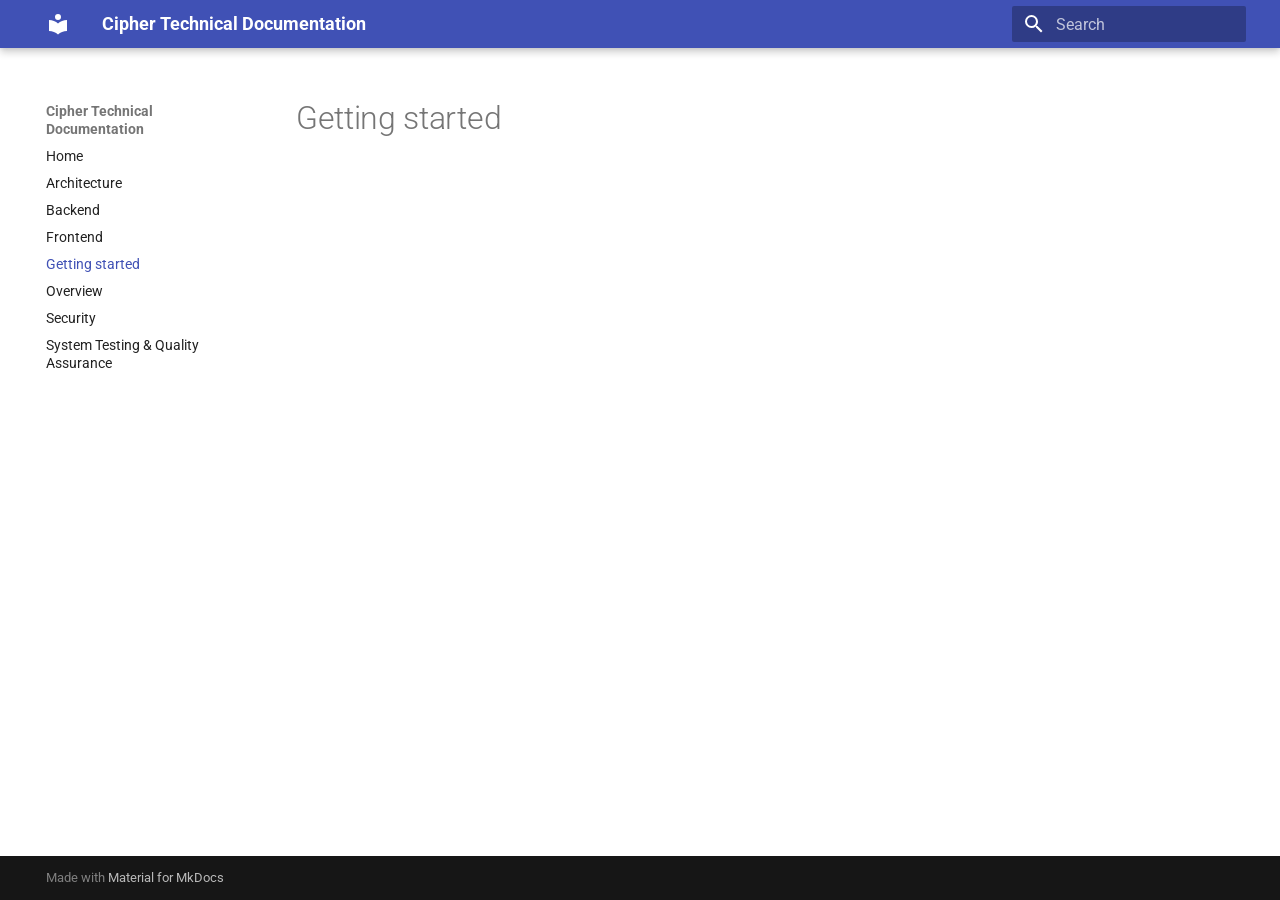
<file: site/getting-started/index.html>
<!doctype html>
<html lang="en" class="no-js">
  <head>
    
      <meta charset="utf-8">
      <meta name="viewport" content="width=device-width,initial-scale=1">
      
      
      
      
        <link rel="prev" href="../frontend/">
      
      
        <link rel="next" href="../overview/">
      
      
        
      
      
      <link rel="icon" href="../assets/images/favicon.png">
      <meta name="generator" content="mkdocs-1.6.1, mkdocs-material-9.7.7">
    
    
      
        <title>Getting started - Cipher Technical Documentation</title>
      
    
    
      <link rel="stylesheet" href="../assets/stylesheets/main.ec1eaa64.min.css">
      
      


    
    
      
    
    
      
        
        
        <link rel="preconnect" href="https://fonts.gstatic.com" crossorigin>
        <link rel="stylesheet" href="https://fonts.googleapis.com/css?family=Roboto:300,300i,400,400i,700,700i%7CRoboto+Mono:400,400i,700,700i&display=fallback">
        <style>:root{--md-text-font:"Roboto";--md-code-font:"Roboto Mono"}</style>
      
    
    
    <script>__md_scope=new URL("..",location),__md_hash=e=>[...e].reduce(((e,_)=>(e<<5)-e+_.charCodeAt(0)),0),__md_get=(e,_=localStorage,t=__md_scope)=>JSON.parse(_.getItem(t.pathname+"."+e)),__md_set=(e,_,t=localStorage,a=__md_scope)=>{try{t.setItem(a.pathname+"."+e,JSON.stringify(_))}catch(e){}}</script>
    
      

    
    
  </head>
  
  
    <body dir="ltr">
  
    
    <input class="md-toggle" data-md-toggle="drawer" type="checkbox" id="__drawer" autocomplete="off">
    <input class="md-toggle" data-md-toggle="search" type="checkbox" id="__search" autocomplete="off">
    <label class="md-overlay" for="__drawer"></label>
    <div data-md-component="skip">
      
    </div>
    <div data-md-component="announce">
      
    </div>
    
    
      

  

<header class="md-header md-header--shadow" data-md-component="header">
  <nav class="md-header__inner md-grid" aria-label="Header">
    <a href=".." title="Cipher Technical Documentation" class="md-header__button md-logo" aria-label="Cipher Technical Documentation" data-md-component="logo">
      
  
  <svg xmlns="http://www.w3.org/2000/svg" viewBox="0 0 24 24"><path d="M12 8a3 3 0 0 0 3-3 3 3 0 0 0-3-3 3 3 0 0 0-3 3 3 3 0 0 0 3 3m0 3.54C9.64 9.35 6.5 8 3 8v11c3.5 0 6.64 1.35 9 3.54 2.36-2.19 5.5-3.54 9-3.54V8c-3.5 0-6.64 1.35-9 3.54"/></svg>

    </a>
    <label class="md-header__button md-icon" for="__drawer">
      
      <svg xmlns="http://www.w3.org/2000/svg" viewBox="0 0 24 24"><path d="M3 6h18v2H3zm0 5h18v2H3zm0 5h18v2H3z"/></svg>
    </label>
    <div class="md-header__title" data-md-component="header-title">
      <div class="md-header__ellipsis">
        <div class="md-header__topic">
          <span class="md-ellipsis">
            Cipher Technical Documentation
          </span>
        </div>
        <div class="md-header__topic" data-md-component="header-topic">
          <span class="md-ellipsis">
            
              Getting started
            
          </span>
        </div>
      </div>
    </div>
    
    
      <script>var palette=__md_get("__palette");if(palette&&palette.color){if("(prefers-color-scheme)"===palette.color.media){var media=matchMedia("(prefers-color-scheme: light)"),input=document.querySelector(media.matches?"[data-md-color-media='(prefers-color-scheme: light)']":"[data-md-color-media='(prefers-color-scheme: dark)']");palette.color.media=input.getAttribute("data-md-color-media"),palette.color.scheme=input.getAttribute("data-md-color-scheme"),palette.color.primary=input.getAttribute("data-md-color-primary"),palette.color.accent=input.getAttribute("data-md-color-accent")}for(var[key,value]of Object.entries(palette.color))document.body.setAttribute("data-md-color-"+key,value)}</script>
    
    
    
      
      
        <label class="md-header__button md-icon" for="__search">
          
          <svg xmlns="http://www.w3.org/2000/svg" viewBox="0 0 24 24"><path d="M9.5 3A6.5 6.5 0 0 1 16 9.5c0 1.61-.59 3.09-1.56 4.23l.27.27h.79l5 5-1.5 1.5-5-5v-.79l-.27-.27A6.52 6.52 0 0 1 9.5 16 6.5 6.5 0 0 1 3 9.5 6.5 6.5 0 0 1 9.5 3m0 2C7 5 5 7 5 9.5S7 14 9.5 14 14 12 14 9.5 12 5 9.5 5"/></svg>
        </label>
        <div class="md-search" data-md-component="search" role="dialog">
  <label class="md-search__overlay" for="__search"></label>
  <div class="md-search__inner" role="search">
    <form class="md-search__form" name="search">
      <input type="text" class="md-search__input" name="query" aria-label="Search" placeholder="Search" autocapitalize="off" autocorrect="off" autocomplete="off" spellcheck="false" data-md-component="search-query" required>
      <label class="md-search__icon md-icon" for="__search">
        
        <svg xmlns="http://www.w3.org/2000/svg" viewBox="0 0 24 24"><path d="M9.5 3A6.5 6.5 0 0 1 16 9.5c0 1.61-.59 3.09-1.56 4.23l.27.27h.79l5 5-1.5 1.5-5-5v-.79l-.27-.27A6.52 6.52 0 0 1 9.5 16 6.5 6.5 0 0 1 3 9.5 6.5 6.5 0 0 1 9.5 3m0 2C7 5 5 7 5 9.5S7 14 9.5 14 14 12 14 9.5 12 5 9.5 5"/></svg>
        
        <svg xmlns="http://www.w3.org/2000/svg" viewBox="0 0 24 24"><path d="M20 11v2H8l5.5 5.5-1.42 1.42L4.16 12l7.92-7.92L13.5 5.5 8 11z"/></svg>
      </label>
      <nav class="md-search__options" aria-label="Search">
        
        <button type="reset" class="md-search__icon md-icon" title="Clear" aria-label="Clear" tabindex="-1">
          
          <svg xmlns="http://www.w3.org/2000/svg" viewBox="0 0 24 24"><path d="M19 6.41 17.59 5 12 10.59 6.41 5 5 6.41 10.59 12 5 17.59 6.41 19 12 13.41 17.59 19 19 17.59 13.41 12z"/></svg>
        </button>
      </nav>
      
    </form>
    <div class="md-search__output">
      <div class="md-search__scrollwrap" tabindex="0" data-md-scrollfix>
        <div class="md-search-result" data-md-component="search-result">
          <div class="md-search-result__meta">
            Initializing search
          </div>
          <ol class="md-search-result__list" role="presentation"></ol>
        </div>
      </div>
    </div>
  </div>
</div>
      
    
    
  </nav>
  
</header>
    
    <div class="md-container" data-md-component="container">
      
      
        
          
        
      
      <main class="md-main" data-md-component="main">
        <div class="md-main__inner md-grid">
          
            
              
              <div class="md-sidebar md-sidebar--primary" data-md-component="sidebar" data-md-type="navigation" >
                <div class="md-sidebar__scrollwrap">
                  <div class="md-sidebar__inner">
                    



<nav class="md-nav md-nav--primary" aria-label="Navigation" data-md-level="0">
  <label class="md-nav__title" for="__drawer">
    <a href=".." title="Cipher Technical Documentation" class="md-nav__button md-logo" aria-label="Cipher Technical Documentation" data-md-component="logo">
      
  
  <svg xmlns="http://www.w3.org/2000/svg" viewBox="0 0 24 24"><path d="M12 8a3 3 0 0 0 3-3 3 3 0 0 0-3-3 3 3 0 0 0-3 3 3 3 0 0 0 3 3m0 3.54C9.64 9.35 6.5 8 3 8v11c3.5 0 6.64 1.35 9 3.54 2.36-2.19 5.5-3.54 9-3.54V8c-3.5 0-6.64 1.35-9 3.54"/></svg>

    </a>
    Cipher Technical Documentation
  </label>
  
  <ul class="md-nav__list" data-md-scrollfix>
    
      
      
  
  
  
  
    <li class="md-nav__item">
      <a href=".." class="md-nav__link">
        
  
  
  <span class="md-ellipsis">
    
  
    Home
  

    
  </span>
  
  

      </a>
    </li>
  

    
      
      
  
  
  
  
    <li class="md-nav__item">
      <a href="../architecture/" class="md-nav__link">
        
  
  
  <span class="md-ellipsis">
    
  
    Architecture
  

    
  </span>
  
  

      </a>
    </li>
  

    
      
      
  
  
  
  
    <li class="md-nav__item">
      <a href="../backend/" class="md-nav__link">
        
  
  
  <span class="md-ellipsis">
    
  
    Backend
  

    
  </span>
  
  

      </a>
    </li>
  

    
      
      
  
  
  
  
    <li class="md-nav__item">
      <a href="../frontend/" class="md-nav__link">
        
  
  
  <span class="md-ellipsis">
    
  
    Frontend
  

    
  </span>
  
  

      </a>
    </li>
  

    
      
      
  
  
    
  
  
  
    <li class="md-nav__item md-nav__item--active">
      
      <input class="md-nav__toggle md-toggle" type="checkbox" id="__toc">
      
      
      
      <a href="./" class="md-nav__link md-nav__link--active">
        
  
  
  <span class="md-ellipsis">
    
  
    Getting started
  

    
  </span>
  
  

      </a>
      
    </li>
  

    
      
      
  
  
  
  
    <li class="md-nav__item">
      <a href="../overview/" class="md-nav__link">
        
  
  
  <span class="md-ellipsis">
    
  
    Overview
  

    
  </span>
  
  

      </a>
    </li>
  

    
      
      
  
  
  
  
    <li class="md-nav__item">
      <a href="../security/" class="md-nav__link">
        
  
  
  <span class="md-ellipsis">
    
  
    Security
  

    
  </span>
  
  

      </a>
    </li>
  

    
      
      
  
  
  
  
    <li class="md-nav__item">
      <a href="../testing/" class="md-nav__link">
        
  
  
  <span class="md-ellipsis">
    
  
    System Testing &amp; Quality Assurance
  

    
  </span>
  
  

      </a>
    </li>
  

    
  </ul>
</nav>
                  </div>
                </div>
              </div>
            
            
              
              <div class="md-sidebar md-sidebar--secondary" data-md-component="sidebar" data-md-type="toc" >
                <div class="md-sidebar__scrollwrap">
                  <div class="md-sidebar__inner">
                    

<nav class="md-nav md-nav--secondary" aria-label="Table of contents">
  
  
  
  
</nav>
                  </div>
                </div>
              </div>
            
          
          
            <div class="md-content" data-md-component="content">
              
              <article class="md-content__inner md-typeset">
                
                  



  <h1>Getting started</h1>














                
              </article>
            </div>
          
          
<script>var target=document.getElementById(location.hash.slice(1));target&&target.name&&(target.checked=target.name.startsWith("__tabbed_"))</script>
        </div>
        
      </main>
      
        <footer class="md-footer">
  
  <div class="md-footer-meta md-typeset">
    <div class="md-footer-meta__inner md-grid">
      <div class="md-copyright">
  
  
    Made with
    <a href="https://squidfunk.github.io/mkdocs-material/" target="_blank" rel="noopener">
      Material for MkDocs
    </a>
  
</div>
      
    </div>
  </div>
</footer>
      
    </div>
    <div class="md-dialog" data-md-component="dialog">
      <div class="md-dialog__inner md-typeset"></div>
    </div>
    
    
    
      
      
      <script id="__config" type="application/json">{"annotate": null, "base": "..", "features": ["navigation.sections", "navigation.expand"], "search": "../assets/javascripts/workers/search.2c215733.min.js", "tags": null, "translations": {"clipboard.copied": "Copied to clipboard", "clipboard.copy": "Copy to clipboard", "search.result.more.one": "1 more on this page", "search.result.more.other": "# more on this page", "search.result.none": "No matching documents", "search.result.one": "1 matching document", "search.result.other": "# matching documents", "search.result.placeholder": "Type to start searching", "search.result.term.missing": "Missing", "select.version": "Select version"}, "version": null}</script>
    
    
      <script src="../assets/javascripts/bundle.d7400e89.min.js"></script>
      
    
  </body>
</html>
</file>
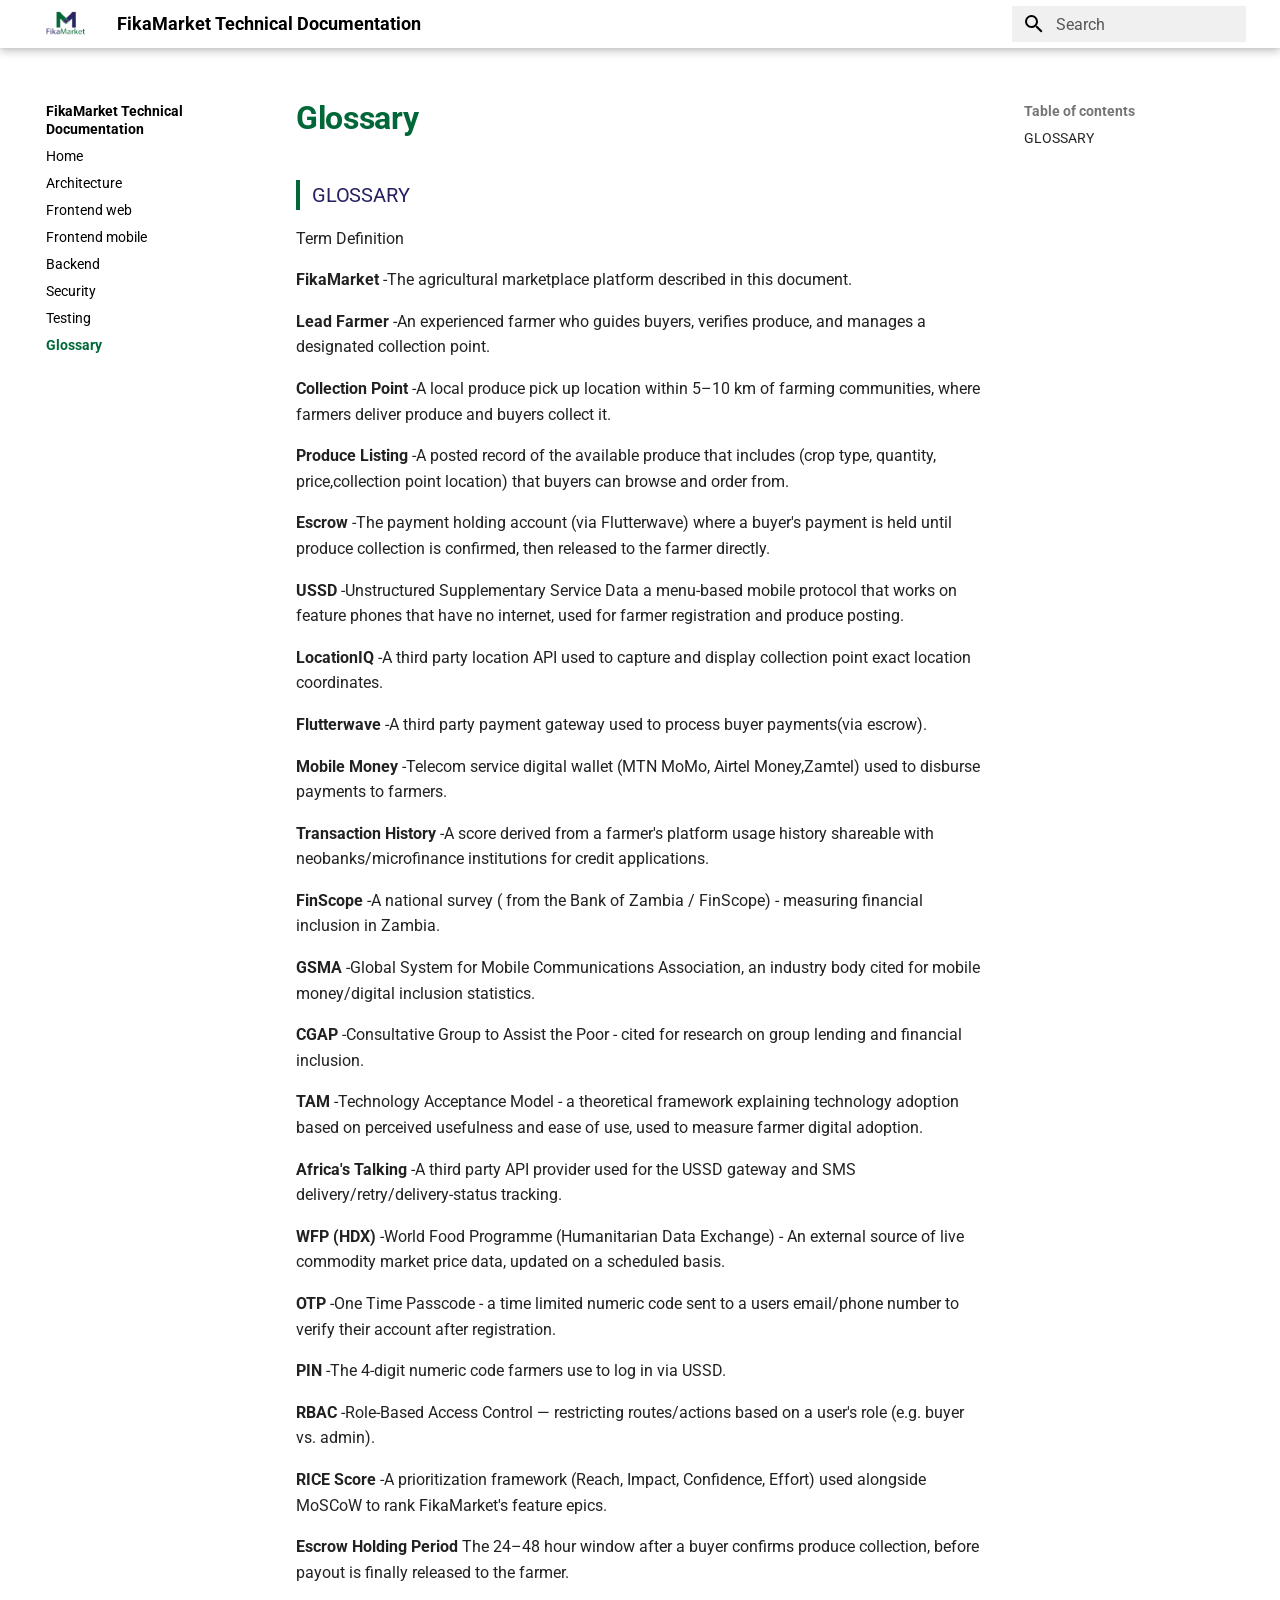
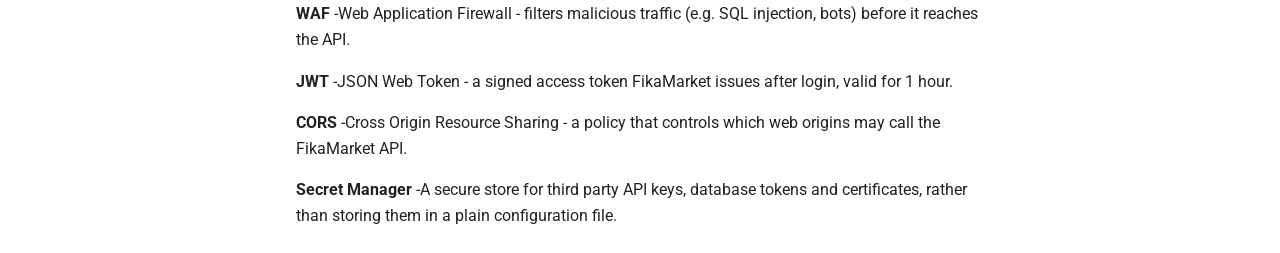
<file: site/glossary/index.html>
<!doctype html>
<html lang="en" class="no-js">
  <head>
    
      <meta charset="utf-8">
      <meta name="viewport" content="width=device-width,initial-scale=1">
      
      
      
      
        <link rel="prev" href="../testing/">
      
      
      
        
      
      
      <link rel="icon" href="../assets/logo.png">
      <meta name="generator" content="mkdocs-1.6.1, mkdocs-material-9.7.7">
    
    
      
        <title>Glossary - FikaMarket Technical Documentation</title>
      
    
    
      <link rel="stylesheet" href="../assets/stylesheets/main.ec1eaa64.min.css">
      
      


    
    
      
    
    
      
        
        
        <link rel="preconnect" href="https://fonts.gstatic.com" crossorigin>
        <link rel="stylesheet" href="https://fonts.googleapis.com/css?family=Roboto:300,300i,400,400i,700,700i%7CRoboto+Mono:400,400i,700,700i&display=fallback">
        <style>:root{--md-text-font:"Roboto";--md-code-font:"Roboto Mono"}</style>
      
    
    
      <link rel="stylesheet" href="../stylesheets/extra.css">
    
    <script>__md_scope=new URL("..",location),__md_hash=e=>[...e].reduce(((e,_)=>(e<<5)-e+_.charCodeAt(0)),0),__md_get=(e,_=localStorage,t=__md_scope)=>JSON.parse(_.getItem(t.pathname+"."+e)),__md_set=(e,_,t=localStorage,a=__md_scope)=>{try{t.setItem(a.pathname+"."+e,JSON.stringify(_))}catch(e){}}</script>
    
      

    
    
  </head>
  
  
    <body dir="ltr">
  
    
    <input class="md-toggle" data-md-toggle="drawer" type="checkbox" id="__drawer" autocomplete="off">
    <input class="md-toggle" data-md-toggle="search" type="checkbox" id="__search" autocomplete="off">
    <label class="md-overlay" for="__drawer"></label>
    <div data-md-component="skip">
      
        
        <a href="#glossary" class="md-skip">
          Skip to content
        </a>
      
    </div>
    <div data-md-component="announce">
      
    </div>
    
    
      

  

<header class="md-header md-header--shadow" data-md-component="header">
  <nav class="md-header__inner md-grid" aria-label="Header">
    <a href=".." title="FikaMarket Technical Documentation" class="md-header__button md-logo" aria-label="FikaMarket Technical Documentation" data-md-component="logo">
      
  <img src="../assets/logo.png" alt="logo">

    </a>
    <label class="md-header__button md-icon" for="__drawer">
      
      <svg xmlns="http://www.w3.org/2000/svg" viewBox="0 0 24 24"><path d="M3 6h18v2H3zm0 5h18v2H3zm0 5h18v2H3z"/></svg>
    </label>
    <div class="md-header__title" data-md-component="header-title">
      <div class="md-header__ellipsis">
        <div class="md-header__topic">
          <span class="md-ellipsis">
            FikaMarket Technical Documentation
          </span>
        </div>
        <div class="md-header__topic" data-md-component="header-topic">
          <span class="md-ellipsis">
            
              Glossary
            
          </span>
        </div>
      </div>
    </div>
    
    
      <script>var palette=__md_get("__palette");if(palette&&palette.color){if("(prefers-color-scheme)"===palette.color.media){var media=matchMedia("(prefers-color-scheme: light)"),input=document.querySelector(media.matches?"[data-md-color-media='(prefers-color-scheme: light)']":"[data-md-color-media='(prefers-color-scheme: dark)']");palette.color.media=input.getAttribute("data-md-color-media"),palette.color.scheme=input.getAttribute("data-md-color-scheme"),palette.color.primary=input.getAttribute("data-md-color-primary"),palette.color.accent=input.getAttribute("data-md-color-accent")}for(var[key,value]of Object.entries(palette.color))document.body.setAttribute("data-md-color-"+key,value)}</script>
    
    
    
      
      
        <label class="md-header__button md-icon" for="__search">
          
          <svg xmlns="http://www.w3.org/2000/svg" viewBox="0 0 24 24"><path d="M9.5 3A6.5 6.5 0 0 1 16 9.5c0 1.61-.59 3.09-1.56 4.23l.27.27h.79l5 5-1.5 1.5-5-5v-.79l-.27-.27A6.52 6.52 0 0 1 9.5 16 6.5 6.5 0 0 1 3 9.5 6.5 6.5 0 0 1 9.5 3m0 2C7 5 5 7 5 9.5S7 14 9.5 14 14 12 14 9.5 12 5 9.5 5"/></svg>
        </label>
        <div class="md-search" data-md-component="search" role="dialog">
  <label class="md-search__overlay" for="__search"></label>
  <div class="md-search__inner" role="search">
    <form class="md-search__form" name="search">
      <input type="text" class="md-search__input" name="query" aria-label="Search" placeholder="Search" autocapitalize="off" autocorrect="off" autocomplete="off" spellcheck="false" data-md-component="search-query" required>
      <label class="md-search__icon md-icon" for="__search">
        
        <svg xmlns="http://www.w3.org/2000/svg" viewBox="0 0 24 24"><path d="M9.5 3A6.5 6.5 0 0 1 16 9.5c0 1.61-.59 3.09-1.56 4.23l.27.27h.79l5 5-1.5 1.5-5-5v-.79l-.27-.27A6.52 6.52 0 0 1 9.5 16 6.5 6.5 0 0 1 3 9.5 6.5 6.5 0 0 1 9.5 3m0 2C7 5 5 7 5 9.5S7 14 9.5 14 14 12 14 9.5 12 5 9.5 5"/></svg>
        
        <svg xmlns="http://www.w3.org/2000/svg" viewBox="0 0 24 24"><path d="M20 11v2H8l5.5 5.5-1.42 1.42L4.16 12l7.92-7.92L13.5 5.5 8 11z"/></svg>
      </label>
      <nav class="md-search__options" aria-label="Search">
        
        <button type="reset" class="md-search__icon md-icon" title="Clear" aria-label="Clear" tabindex="-1">
          
          <svg xmlns="http://www.w3.org/2000/svg" viewBox="0 0 24 24"><path d="M19 6.41 17.59 5 12 10.59 6.41 5 5 6.41 10.59 12 5 17.59 6.41 19 12 13.41 17.59 19 19 17.59 13.41 12z"/></svg>
        </button>
      </nav>
      
    </form>
    <div class="md-search__output">
      <div class="md-search__scrollwrap" tabindex="0" data-md-scrollfix>
        <div class="md-search-result" data-md-component="search-result">
          <div class="md-search-result__meta">
            Initializing search
          </div>
          <ol class="md-search-result__list" role="presentation"></ol>
        </div>
      </div>
    </div>
  </div>
</div>
      
    
    
  </nav>
  
</header>
    
    <div class="md-container" data-md-component="container">
      
      
        
          
        
      
      <main class="md-main" data-md-component="main">
        <div class="md-main__inner md-grid">
          
            
              
              <div class="md-sidebar md-sidebar--primary" data-md-component="sidebar" data-md-type="navigation" >
                <div class="md-sidebar__scrollwrap">
                  <div class="md-sidebar__inner">
                    



<nav class="md-nav md-nav--primary" aria-label="Navigation" data-md-level="0">
  <label class="md-nav__title" for="__drawer">
    <a href=".." title="FikaMarket Technical Documentation" class="md-nav__button md-logo" aria-label="FikaMarket Technical Documentation" data-md-component="logo">
      
  <img src="../assets/logo.png" alt="logo">

    </a>
    FikaMarket Technical Documentation
  </label>
  
  <ul class="md-nav__list" data-md-scrollfix>
    
      
      
  
  
  
  
    <li class="md-nav__item">
      <a href=".." class="md-nav__link">
        
  
  
  <span class="md-ellipsis">
    
  
    Home
  

    
  </span>
  
  

      </a>
    </li>
  

    
      
      
  
  
  
  
    <li class="md-nav__item">
      <a href="../architecture/" class="md-nav__link">
        
  
  
  <span class="md-ellipsis">
    
  
    Architecture
  

    
  </span>
  
  

      </a>
    </li>
  

    
      
      
  
  
  
  
    <li class="md-nav__item">
      <a href="../frontend_web/" class="md-nav__link">
        
  
  
  <span class="md-ellipsis">
    
  
    Frontend web
  

    
  </span>
  
  

      </a>
    </li>
  

    
      
      
  
  
  
  
    <li class="md-nav__item">
      <a href="../frontend_mobile/" class="md-nav__link">
        
  
  
  <span class="md-ellipsis">
    
  
    Frontend mobile
  

    
  </span>
  
  

      </a>
    </li>
  

    
      
      
  
  
  
  
    <li class="md-nav__item">
      <a href="../backend/" class="md-nav__link">
        
  
  
  <span class="md-ellipsis">
    
  
    Backend
  

    
  </span>
  
  

      </a>
    </li>
  

    
      
      
  
  
  
  
    <li class="md-nav__item">
      <a href="../security/" class="md-nav__link">
        
  
  
  <span class="md-ellipsis">
    
  
    Security
  

    
  </span>
  
  

      </a>
    </li>
  

    
      
      
  
  
  
  
    <li class="md-nav__item">
      <a href="../testing/" class="md-nav__link">
        
  
  
  <span class="md-ellipsis">
    
  
    Testing
  

    
  </span>
  
  

      </a>
    </li>
  

    
      
      
  
  
    
  
  
  
    <li class="md-nav__item md-nav__item--active">
      
      <input class="md-nav__toggle md-toggle" type="checkbox" id="__toc">
      
      
      
        <label class="md-nav__link md-nav__link--active" for="__toc">
          
  
  
  <span class="md-ellipsis">
    
  
    Glossary
  

    
  </span>
  
  

          <span class="md-nav__icon md-icon"></span>
        </label>
      
      <a href="./" class="md-nav__link md-nav__link--active">
        
  
  
  <span class="md-ellipsis">
    
  
    Glossary
  

    
  </span>
  
  

      </a>
      
        

<nav class="md-nav md-nav--secondary" aria-label="Table of contents">
  
  
  
  
    <label class="md-nav__title" for="__toc">
      <span class="md-nav__icon md-icon"></span>
      Table of contents
    </label>
    <ul class="md-nav__list" data-md-component="toc" data-md-scrollfix>
      
        <li class="md-nav__item">
  <a href="#glossary" class="md-nav__link">
    <span class="md-ellipsis">
      
        GLOSSARY
      
    </span>
  </a>
  
</li>
      
    </ul>
  
</nav>
      
    </li>
  

    
  </ul>
</nav>
                  </div>
                </div>
              </div>
            
            
              
              <div class="md-sidebar md-sidebar--secondary" data-md-component="sidebar" data-md-type="toc" >
                <div class="md-sidebar__scrollwrap">
                  <div class="md-sidebar__inner">
                    

<nav class="md-nav md-nav--secondary" aria-label="Table of contents">
  
  
  
  
    <label class="md-nav__title" for="__toc">
      <span class="md-nav__icon md-icon"></span>
      Table of contents
    </label>
    <ul class="md-nav__list" data-md-component="toc" data-md-scrollfix>
      
        <li class="md-nav__item">
  <a href="#glossary" class="md-nav__link">
    <span class="md-ellipsis">
      
        GLOSSARY
      
    </span>
  </a>
  
</li>
      
    </ul>
  
</nav>
                  </div>
                </div>
              </div>
            
          
          
            <div class="md-content" data-md-component="content">
              
              <article class="md-content__inner md-typeset">
                
                  



  <h1>Glossary</h1>

<h3 id="glossary">GLOSSARY</h3>
<p>Term
Definition</p>
<p><strong>FikaMarket</strong>
-The agricultural marketplace platform described in this document.</p>
<p><strong>Lead Farmer</strong>
-An experienced farmer who guides buyers, verifies produce, and manages a  designated collection point.</p>
<p><strong>Collection Point</strong>
-A  local produce pick up location  within 5–10 km of farming communities, where farmers deliver produce and buyers collect it.</p>
<p><strong>Produce Listing</strong>
-A posted record of  the available produce that includes (crop type, quantity, price,collection point location) that buyers can browse and order from.</p>
<p><strong>Escrow</strong>
-The payment holding account (via Flutterwave) where a buyer's payment is held until produce collection is confirmed, then released to the farmer directly.</p>
<p><strong>USSD</strong>
-Unstructured Supplementary Service Data   a menu-based mobile protocol that works on feature phones that have no internet, used for farmer registration and produce posting.</p>
<p><strong>LocationIQ</strong>
-A third party location API used to capture and display collection point exact location coordinates.</p>
<p><strong>Flutterwave</strong>
-A third party payment gateway used to process  buyer payments(via escrow).</p>
<p><strong>Mobile Money</strong>
-Telecom service digital wallet  (MTN MoMo, Airtel Money,Zamtel) used to disburse payments to farmers.</p>
<p><strong>Transaction History</strong>
-A score derived from a farmer's platform usage history shareable with neobanks/microfinance institutions for credit applications.</p>
<p><strong>FinScope</strong>
-A national survey ( from the Bank of Zambia / FinScope) - measuring financial inclusion in Zambia.</p>
<p><strong>GSMA</strong>
-Global System for Mobile Communications Association, an industry body cited for mobile money/digital inclusion statistics.</p>
<p><strong>CGAP</strong>
-Consultative Group to Assist the Poor - cited for research on group lending and financial inclusion.</p>
<p><strong>TAM</strong>
-Technology Acceptance Model - a theoretical framework explaining technology adoption based on perceived usefulness and ease of use, used  to measure farmer digital adoption.</p>
<p><strong>Africa's Talking</strong>
-A third party API provider used for the USSD gateway and SMS delivery/retry/delivery-status tracking.</p>
<p><strong>WFP (HDX)</strong>
-World Food Programme (Humanitarian Data Exchange) - An external source of  live commodity market price data, updated on a scheduled  basis.</p>
<p><strong>OTP</strong>
-One Time Passcode - a time limited numeric code sent to a users email/phone number to verify their account after registration.</p>
<p><strong>PIN</strong>
-The 4-digit numeric code farmers use to log in via USSD.</p>
<p><strong>RBAC</strong>
-Role-Based Access Control — restricting routes/actions based on a user's role (e.g. buyer vs. admin).</p>
<p><strong>RICE Score</strong>
-A prioritization framework (Reach, Impact, Confidence, Effort) used alongside MoSCoW to rank FikaMarket's feature epics.</p>
<p><strong>Escrow Holding Period</strong>
The 24–48 hour window after a buyer confirms produce collection, before payout is finally released to the farmer.</p>
<p><strong>WAF</strong>
-Web Application Firewall - filters malicious traffic (e.g. SQL injection, bots) before it reaches the API.</p>
<p><strong>JWT</strong>
-JSON Web Token - a signed access token FikaMarket issues after login, valid for 1 hour.</p>
<p><strong>CORS</strong>
-Cross Origin Resource Sharing - a policy that controls which web origins may call the FikaMarket API.</p>
<p><strong>Secret Manager</strong>
-A secure store for third party API keys, database tokens and certificates, rather than storing them in a plain configuration file.</p>












                
              </article>
            </div>
          
          
<script>var target=document.getElementById(location.hash.slice(1));target&&target.name&&(target.checked=target.name.startsWith("__tabbed_"))</script>
        </div>
        
      </main>
      
        <footer class="md-footer">
  
  <div class="md-footer-meta md-typeset">
    <div class="md-footer-meta__inner md-grid">
      <div class="md-copyright">
  
  
    Made with
    <a href="https://squidfunk.github.io/mkdocs-material/" target="_blank" rel="noopener">
      Material for MkDocs
    </a>
  
</div>
      
    </div>
  </div>
</footer>
      
    </div>
    <div class="md-dialog" data-md-component="dialog">
      <div class="md-dialog__inner md-typeset"></div>
    </div>
    
    
    
      
      
      <script id="__config" type="application/json">{"annotate": null, "base": "..", "features": [], "search": "../assets/javascripts/workers/search.2c215733.min.js", "tags": null, "translations": {"clipboard.copied": "Copied to clipboard", "clipboard.copy": "Copy to clipboard", "search.result.more.one": "1 more on this page", "search.result.more.other": "# more on this page", "search.result.none": "No matching documents", "search.result.one": "1 matching document", "search.result.other": "# matching documents", "search.result.placeholder": "Type to start searching", "search.result.term.missing": "Missing", "select.version": "Select version"}, "version": null}</script>
    
    
      <script src="../assets/javascripts/bundle.d7400e89.min.js"></script>
      
    
  </body>
</html>
</file>
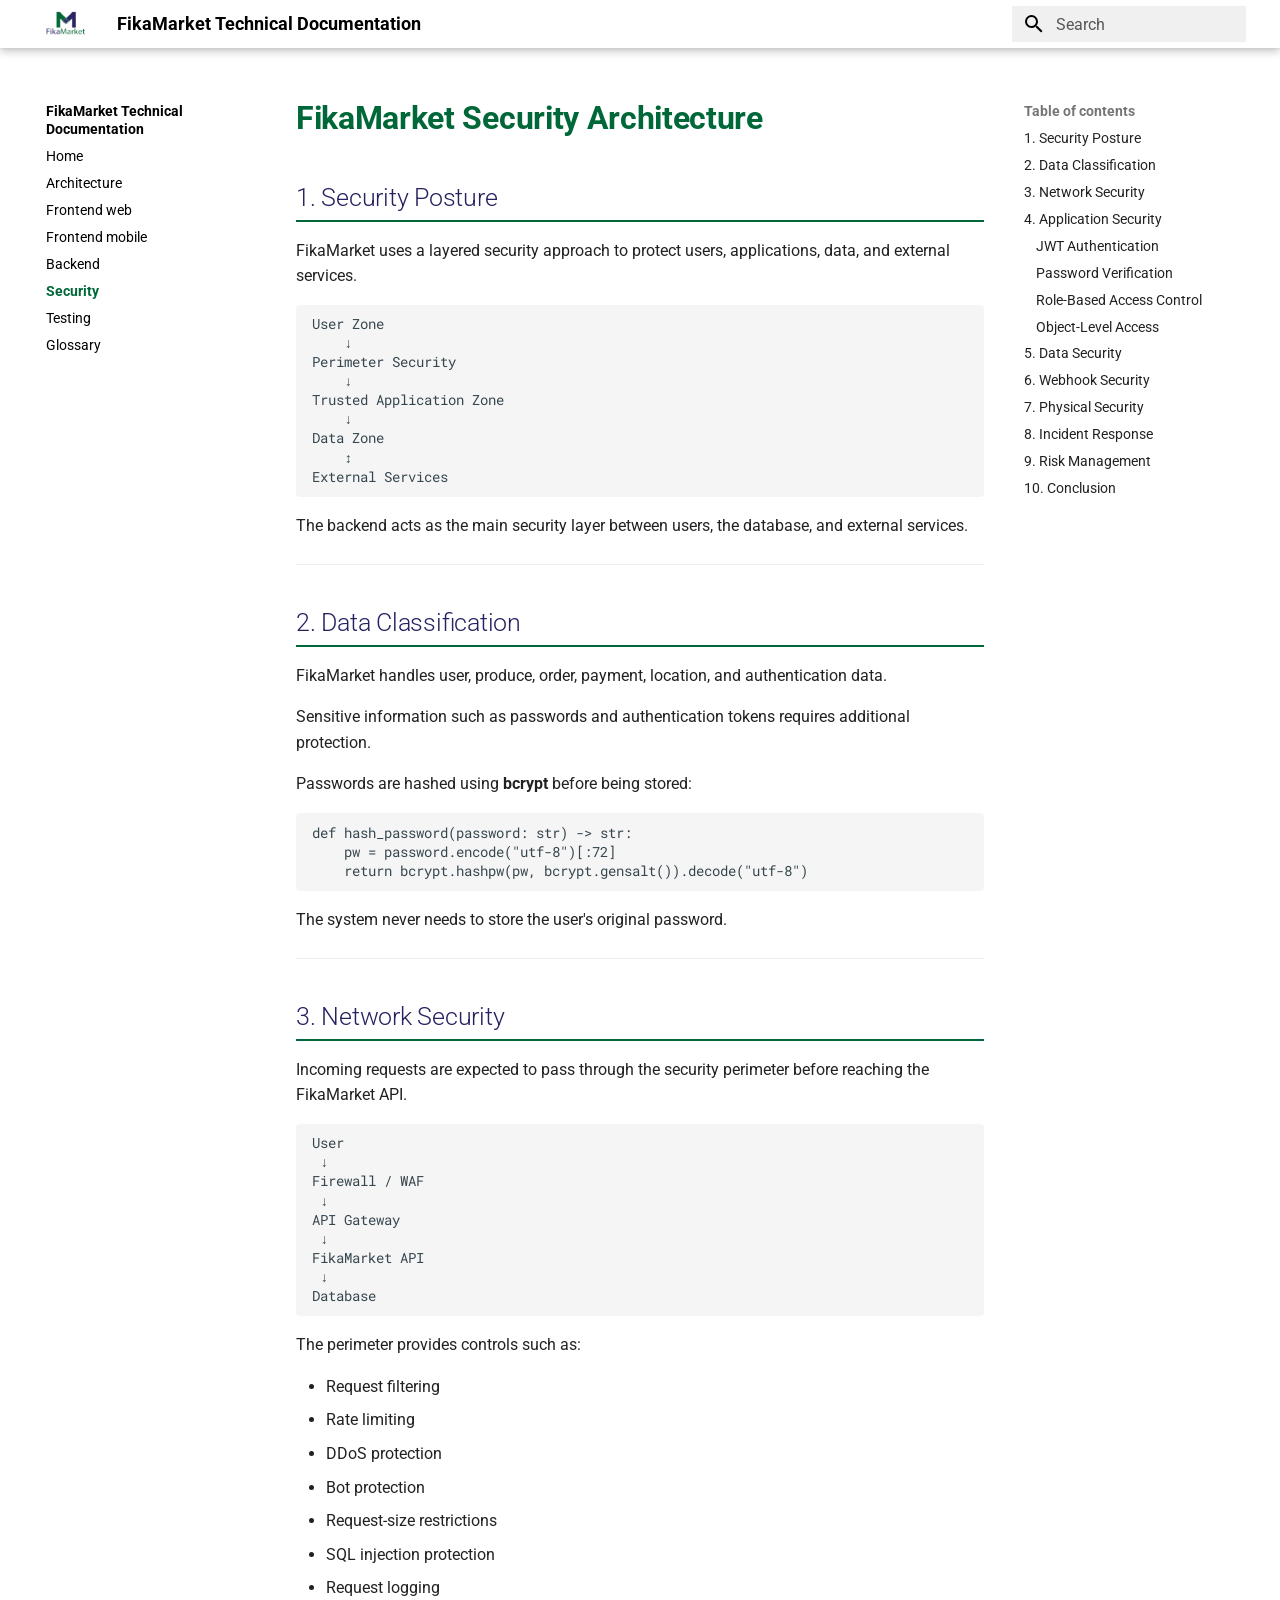
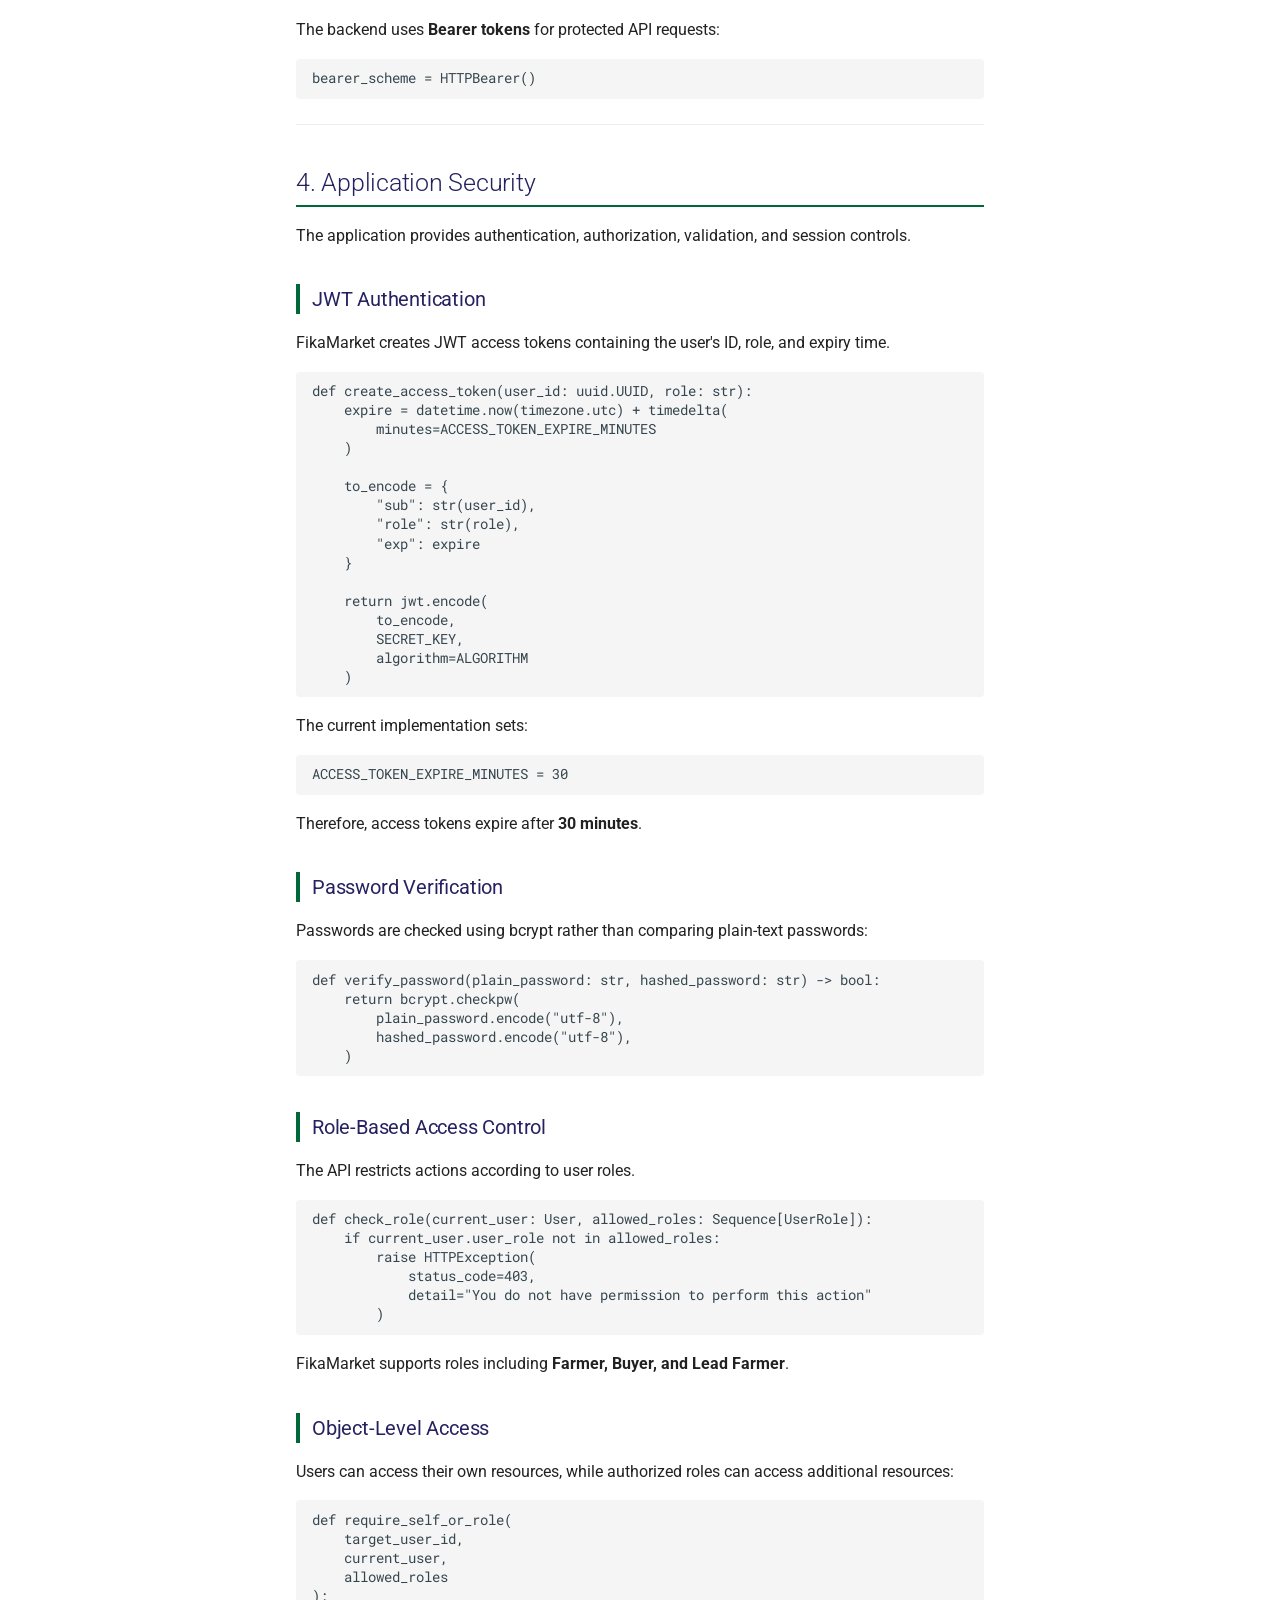
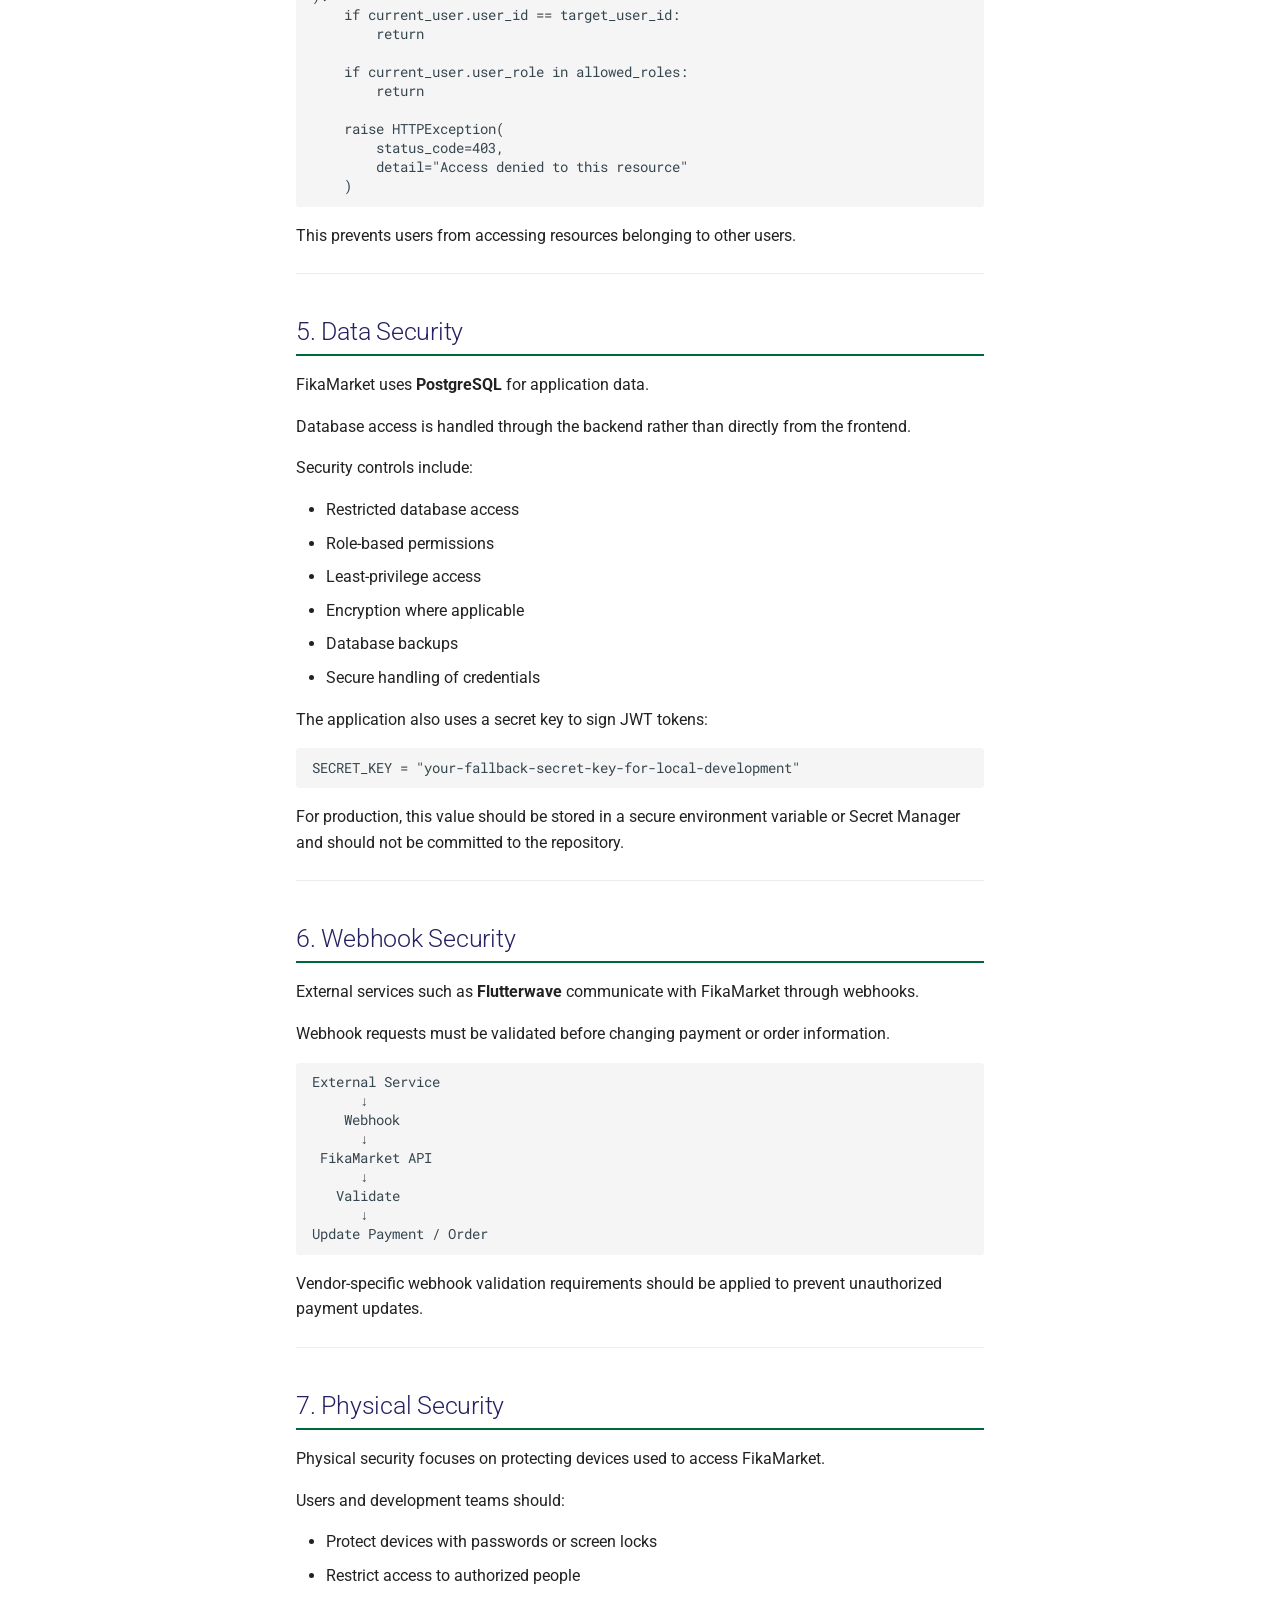
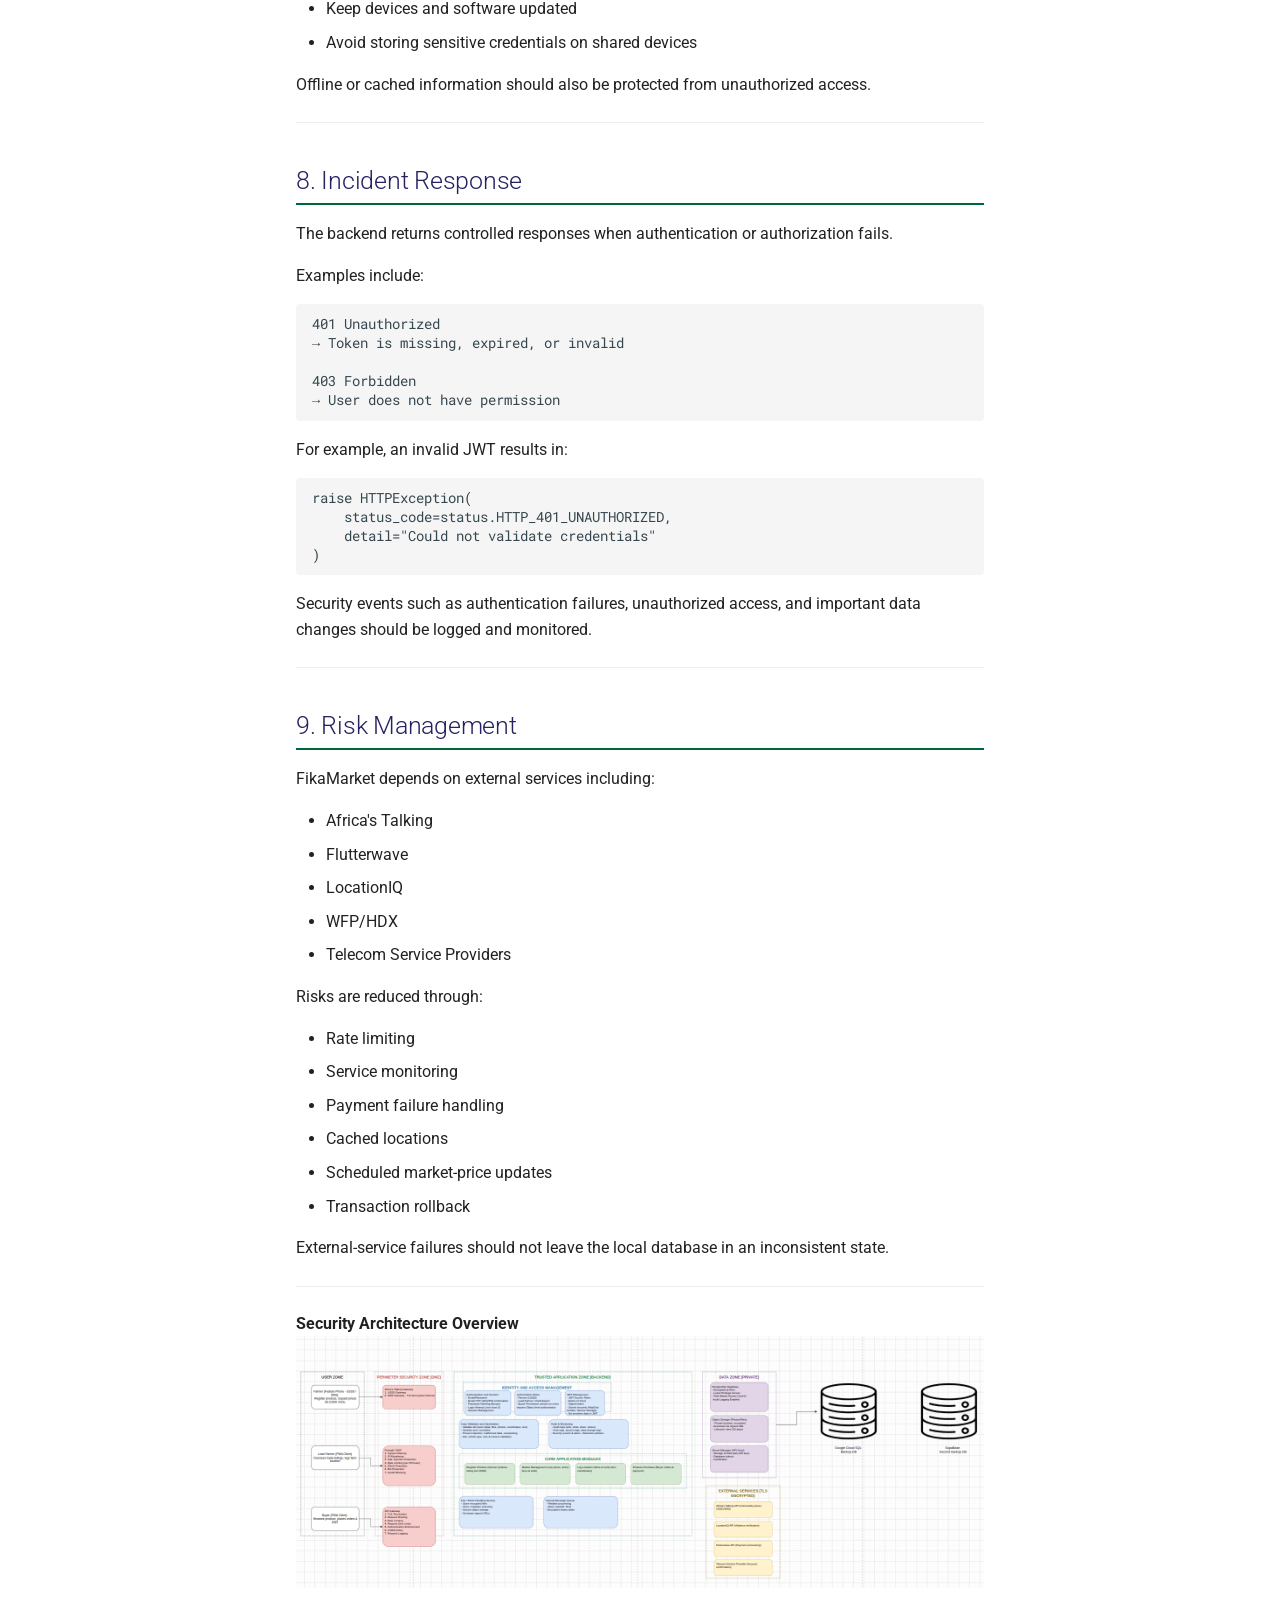
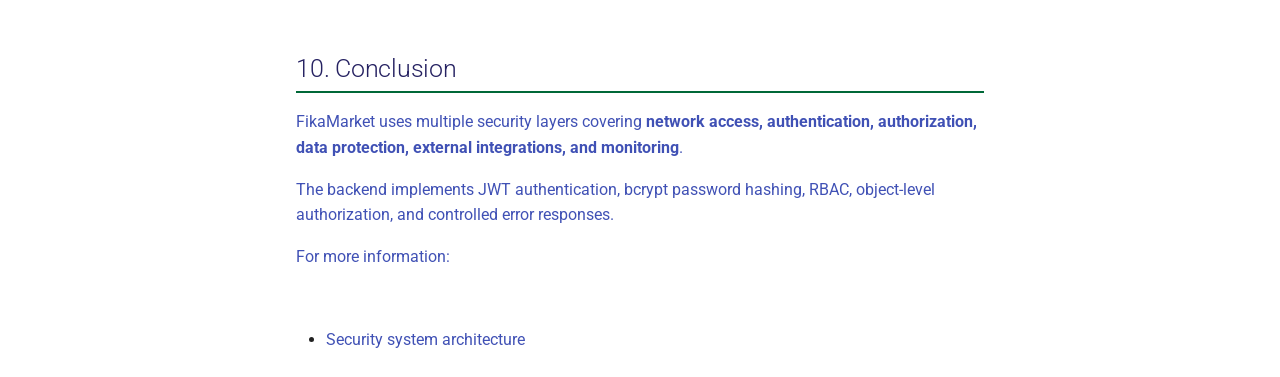
<file: site/security/index.html>
<!doctype html>
<html lang="en" class="no-js">
  <head>
    
      <meta charset="utf-8">
      <meta name="viewport" content="width=device-width,initial-scale=1">
      
      
      
      
        <link rel="prev" href="../backend/">
      
      
        <link rel="next" href="../testing/">
      
      
        
      
      
      <link rel="icon" href="../assets/logo.png">
      <meta name="generator" content="mkdocs-1.6.1, mkdocs-material-9.7.7">
    
    
      
        <title>Security - FikaMarket Technical Documentation</title>
      
    
    
      <link rel="stylesheet" href="../assets/stylesheets/main.ec1eaa64.min.css">
      
      


    
    
      
    
    
      
        
        
        <link rel="preconnect" href="https://fonts.gstatic.com" crossorigin>
        <link rel="stylesheet" href="https://fonts.googleapis.com/css?family=Roboto:300,300i,400,400i,700,700i%7CRoboto+Mono:400,400i,700,700i&display=fallback">
        <style>:root{--md-text-font:"Roboto";--md-code-font:"Roboto Mono"}</style>
      
    
    
      <link rel="stylesheet" href="../stylesheets/extra.css">
    
    <script>__md_scope=new URL("..",location),__md_hash=e=>[...e].reduce(((e,_)=>(e<<5)-e+_.charCodeAt(0)),0),__md_get=(e,_=localStorage,t=__md_scope)=>JSON.parse(_.getItem(t.pathname+"."+e)),__md_set=(e,_,t=localStorage,a=__md_scope)=>{try{t.setItem(a.pathname+"."+e,JSON.stringify(_))}catch(e){}}</script>
    
      

    
    
  </head>
  
  
    <body dir="ltr">
  
    
    <input class="md-toggle" data-md-toggle="drawer" type="checkbox" id="__drawer" autocomplete="off">
    <input class="md-toggle" data-md-toggle="search" type="checkbox" id="__search" autocomplete="off">
    <label class="md-overlay" for="__drawer"></label>
    <div data-md-component="skip">
      
        
        <a href="#fikamarket-security-architecture" class="md-skip">
          Skip to content
        </a>
      
    </div>
    <div data-md-component="announce">
      
    </div>
    
    
      

  

<header class="md-header md-header--shadow" data-md-component="header">
  <nav class="md-header__inner md-grid" aria-label="Header">
    <a href=".." title="FikaMarket Technical Documentation" class="md-header__button md-logo" aria-label="FikaMarket Technical Documentation" data-md-component="logo">
      
  <img src="../assets/logo.png" alt="logo">

    </a>
    <label class="md-header__button md-icon" for="__drawer">
      
      <svg xmlns="http://www.w3.org/2000/svg" viewBox="0 0 24 24"><path d="M3 6h18v2H3zm0 5h18v2H3zm0 5h18v2H3z"/></svg>
    </label>
    <div class="md-header__title" data-md-component="header-title">
      <div class="md-header__ellipsis">
        <div class="md-header__topic">
          <span class="md-ellipsis">
            FikaMarket Technical Documentation
          </span>
        </div>
        <div class="md-header__topic" data-md-component="header-topic">
          <span class="md-ellipsis">
            
              Security
            
          </span>
        </div>
      </div>
    </div>
    
    
      <script>var palette=__md_get("__palette");if(palette&&palette.color){if("(prefers-color-scheme)"===palette.color.media){var media=matchMedia("(prefers-color-scheme: light)"),input=document.querySelector(media.matches?"[data-md-color-media='(prefers-color-scheme: light)']":"[data-md-color-media='(prefers-color-scheme: dark)']");palette.color.media=input.getAttribute("data-md-color-media"),palette.color.scheme=input.getAttribute("data-md-color-scheme"),palette.color.primary=input.getAttribute("data-md-color-primary"),palette.color.accent=input.getAttribute("data-md-color-accent")}for(var[key,value]of Object.entries(palette.color))document.body.setAttribute("data-md-color-"+key,value)}</script>
    
    
    
      
      
        <label class="md-header__button md-icon" for="__search">
          
          <svg xmlns="http://www.w3.org/2000/svg" viewBox="0 0 24 24"><path d="M9.5 3A6.5 6.5 0 0 1 16 9.5c0 1.61-.59 3.09-1.56 4.23l.27.27h.79l5 5-1.5 1.5-5-5v-.79l-.27-.27A6.52 6.52 0 0 1 9.5 16 6.5 6.5 0 0 1 3 9.5 6.5 6.5 0 0 1 9.5 3m0 2C7 5 5 7 5 9.5S7 14 9.5 14 14 12 14 9.5 12 5 9.5 5"/></svg>
        </label>
        <div class="md-search" data-md-component="search" role="dialog">
  <label class="md-search__overlay" for="__search"></label>
  <div class="md-search__inner" role="search">
    <form class="md-search__form" name="search">
      <input type="text" class="md-search__input" name="query" aria-label="Search" placeholder="Search" autocapitalize="off" autocorrect="off" autocomplete="off" spellcheck="false" data-md-component="search-query" required>
      <label class="md-search__icon md-icon" for="__search">
        
        <svg xmlns="http://www.w3.org/2000/svg" viewBox="0 0 24 24"><path d="M9.5 3A6.5 6.5 0 0 1 16 9.5c0 1.61-.59 3.09-1.56 4.23l.27.27h.79l5 5-1.5 1.5-5-5v-.79l-.27-.27A6.52 6.52 0 0 1 9.5 16 6.5 6.5 0 0 1 3 9.5 6.5 6.5 0 0 1 9.5 3m0 2C7 5 5 7 5 9.5S7 14 9.5 14 14 12 14 9.5 12 5 9.5 5"/></svg>
        
        <svg xmlns="http://www.w3.org/2000/svg" viewBox="0 0 24 24"><path d="M20 11v2H8l5.5 5.5-1.42 1.42L4.16 12l7.92-7.92L13.5 5.5 8 11z"/></svg>
      </label>
      <nav class="md-search__options" aria-label="Search">
        
        <button type="reset" class="md-search__icon md-icon" title="Clear" aria-label="Clear" tabindex="-1">
          
          <svg xmlns="http://www.w3.org/2000/svg" viewBox="0 0 24 24"><path d="M19 6.41 17.59 5 12 10.59 6.41 5 5 6.41 10.59 12 5 17.59 6.41 19 12 13.41 17.59 19 19 17.59 13.41 12z"/></svg>
        </button>
      </nav>
      
    </form>
    <div class="md-search__output">
      <div class="md-search__scrollwrap" tabindex="0" data-md-scrollfix>
        <div class="md-search-result" data-md-component="search-result">
          <div class="md-search-result__meta">
            Initializing search
          </div>
          <ol class="md-search-result__list" role="presentation"></ol>
        </div>
      </div>
    </div>
  </div>
</div>
      
    
    
  </nav>
  
</header>
    
    <div class="md-container" data-md-component="container">
      
      
        
          
        
      
      <main class="md-main" data-md-component="main">
        <div class="md-main__inner md-grid">
          
            
              
              <div class="md-sidebar md-sidebar--primary" data-md-component="sidebar" data-md-type="navigation" >
                <div class="md-sidebar__scrollwrap">
                  <div class="md-sidebar__inner">
                    



<nav class="md-nav md-nav--primary" aria-label="Navigation" data-md-level="0">
  <label class="md-nav__title" for="__drawer">
    <a href=".." title="FikaMarket Technical Documentation" class="md-nav__button md-logo" aria-label="FikaMarket Technical Documentation" data-md-component="logo">
      
  <img src="../assets/logo.png" alt="logo">

    </a>
    FikaMarket Technical Documentation
  </label>
  
  <ul class="md-nav__list" data-md-scrollfix>
    
      
      
  
  
  
  
    <li class="md-nav__item">
      <a href=".." class="md-nav__link">
        
  
  
  <span class="md-ellipsis">
    
  
    Home
  

    
  </span>
  
  

      </a>
    </li>
  

    
      
      
  
  
  
  
    <li class="md-nav__item">
      <a href="../architecture/" class="md-nav__link">
        
  
  
  <span class="md-ellipsis">
    
  
    Architecture
  

    
  </span>
  
  

      </a>
    </li>
  

    
      
      
  
  
  
  
    <li class="md-nav__item">
      <a href="../frontend_web/" class="md-nav__link">
        
  
  
  <span class="md-ellipsis">
    
  
    Frontend web
  

    
  </span>
  
  

      </a>
    </li>
  

    
      
      
  
  
  
  
    <li class="md-nav__item">
      <a href="../frontend_mobile/" class="md-nav__link">
        
  
  
  <span class="md-ellipsis">
    
  
    Frontend mobile
  

    
  </span>
  
  

      </a>
    </li>
  

    
      
      
  
  
  
  
    <li class="md-nav__item">
      <a href="../backend/" class="md-nav__link">
        
  
  
  <span class="md-ellipsis">
    
  
    Backend
  

    
  </span>
  
  

      </a>
    </li>
  

    
      
      
  
  
    
  
  
  
    <li class="md-nav__item md-nav__item--active">
      
      <input class="md-nav__toggle md-toggle" type="checkbox" id="__toc">
      
      
        
      
      
        <label class="md-nav__link md-nav__link--active" for="__toc">
          
  
  
  <span class="md-ellipsis">
    
  
    Security
  

    
  </span>
  
  

          <span class="md-nav__icon md-icon"></span>
        </label>
      
      <a href="./" class="md-nav__link md-nav__link--active">
        
  
  
  <span class="md-ellipsis">
    
  
    Security
  

    
  </span>
  
  

      </a>
      
        

<nav class="md-nav md-nav--secondary" aria-label="Table of contents">
  
  
  
    
  
  
    <label class="md-nav__title" for="__toc">
      <span class="md-nav__icon md-icon"></span>
      Table of contents
    </label>
    <ul class="md-nav__list" data-md-component="toc" data-md-scrollfix>
      
        <li class="md-nav__item">
  <a href="#1-security-posture" class="md-nav__link">
    <span class="md-ellipsis">
      
        1. Security Posture
      
    </span>
  </a>
  
</li>
      
        <li class="md-nav__item">
  <a href="#2-data-classification" class="md-nav__link">
    <span class="md-ellipsis">
      
        2. Data Classification
      
    </span>
  </a>
  
</li>
      
        <li class="md-nav__item">
  <a href="#3-network-security" class="md-nav__link">
    <span class="md-ellipsis">
      
        3. Network Security
      
    </span>
  </a>
  
</li>
      
        <li class="md-nav__item">
  <a href="#4-application-security" class="md-nav__link">
    <span class="md-ellipsis">
      
        4. Application Security
      
    </span>
  </a>
  
    <nav class="md-nav" aria-label="4. Application Security">
      <ul class="md-nav__list">
        
          <li class="md-nav__item">
  <a href="#jwt-authentication" class="md-nav__link">
    <span class="md-ellipsis">
      
        JWT Authentication
      
    </span>
  </a>
  
</li>
        
          <li class="md-nav__item">
  <a href="#password-verification" class="md-nav__link">
    <span class="md-ellipsis">
      
        Password Verification
      
    </span>
  </a>
  
</li>
        
          <li class="md-nav__item">
  <a href="#role-based-access-control" class="md-nav__link">
    <span class="md-ellipsis">
      
        Role-Based Access Control
      
    </span>
  </a>
  
</li>
        
          <li class="md-nav__item">
  <a href="#object-level-access" class="md-nav__link">
    <span class="md-ellipsis">
      
        Object-Level Access
      
    </span>
  </a>
  
</li>
        
      </ul>
    </nav>
  
</li>
      
        <li class="md-nav__item">
  <a href="#5-data-security" class="md-nav__link">
    <span class="md-ellipsis">
      
        5. Data Security
      
    </span>
  </a>
  
</li>
      
        <li class="md-nav__item">
  <a href="#6-webhook-security" class="md-nav__link">
    <span class="md-ellipsis">
      
        6. Webhook Security
      
    </span>
  </a>
  
</li>
      
        <li class="md-nav__item">
  <a href="#7-physical-security" class="md-nav__link">
    <span class="md-ellipsis">
      
        7. Physical Security
      
    </span>
  </a>
  
</li>
      
        <li class="md-nav__item">
  <a href="#8-incident-response" class="md-nav__link">
    <span class="md-ellipsis">
      
        8. Incident Response
      
    </span>
  </a>
  
</li>
      
        <li class="md-nav__item">
  <a href="#9-risk-management" class="md-nav__link">
    <span class="md-ellipsis">
      
        9. Risk Management
      
    </span>
  </a>
  
</li>
      
        <li class="md-nav__item">
  <a href="#10-conclusion" class="md-nav__link">
    <span class="md-ellipsis">
      
        10. Conclusion
      
    </span>
  </a>
  
</li>
      
    </ul>
  
</nav>
      
    </li>
  

    
      
      
  
  
  
  
    <li class="md-nav__item">
      <a href="../testing/" class="md-nav__link">
        
  
  
  <span class="md-ellipsis">
    
  
    Testing
  

    
  </span>
  
  

      </a>
    </li>
  

    
      
      
  
  
  
  
    <li class="md-nav__item">
      <a href="../glossary/" class="md-nav__link">
        
  
  
  <span class="md-ellipsis">
    
  
    Glossary
  

    
  </span>
  
  

      </a>
    </li>
  

    
  </ul>
</nav>
                  </div>
                </div>
              </div>
            
            
              
              <div class="md-sidebar md-sidebar--secondary" data-md-component="sidebar" data-md-type="toc" >
                <div class="md-sidebar__scrollwrap">
                  <div class="md-sidebar__inner">
                    

<nav class="md-nav md-nav--secondary" aria-label="Table of contents">
  
  
  
    
  
  
    <label class="md-nav__title" for="__toc">
      <span class="md-nav__icon md-icon"></span>
      Table of contents
    </label>
    <ul class="md-nav__list" data-md-component="toc" data-md-scrollfix>
      
        <li class="md-nav__item">
  <a href="#1-security-posture" class="md-nav__link">
    <span class="md-ellipsis">
      
        1. Security Posture
      
    </span>
  </a>
  
</li>
      
        <li class="md-nav__item">
  <a href="#2-data-classification" class="md-nav__link">
    <span class="md-ellipsis">
      
        2. Data Classification
      
    </span>
  </a>
  
</li>
      
        <li class="md-nav__item">
  <a href="#3-network-security" class="md-nav__link">
    <span class="md-ellipsis">
      
        3. Network Security
      
    </span>
  </a>
  
</li>
      
        <li class="md-nav__item">
  <a href="#4-application-security" class="md-nav__link">
    <span class="md-ellipsis">
      
        4. Application Security
      
    </span>
  </a>
  
    <nav class="md-nav" aria-label="4. Application Security">
      <ul class="md-nav__list">
        
          <li class="md-nav__item">
  <a href="#jwt-authentication" class="md-nav__link">
    <span class="md-ellipsis">
      
        JWT Authentication
      
    </span>
  </a>
  
</li>
        
          <li class="md-nav__item">
  <a href="#password-verification" class="md-nav__link">
    <span class="md-ellipsis">
      
        Password Verification
      
    </span>
  </a>
  
</li>
        
          <li class="md-nav__item">
  <a href="#role-based-access-control" class="md-nav__link">
    <span class="md-ellipsis">
      
        Role-Based Access Control
      
    </span>
  </a>
  
</li>
        
          <li class="md-nav__item">
  <a href="#object-level-access" class="md-nav__link">
    <span class="md-ellipsis">
      
        Object-Level Access
      
    </span>
  </a>
  
</li>
        
      </ul>
    </nav>
  
</li>
      
        <li class="md-nav__item">
  <a href="#5-data-security" class="md-nav__link">
    <span class="md-ellipsis">
      
        5. Data Security
      
    </span>
  </a>
  
</li>
      
        <li class="md-nav__item">
  <a href="#6-webhook-security" class="md-nav__link">
    <span class="md-ellipsis">
      
        6. Webhook Security
      
    </span>
  </a>
  
</li>
      
        <li class="md-nav__item">
  <a href="#7-physical-security" class="md-nav__link">
    <span class="md-ellipsis">
      
        7. Physical Security
      
    </span>
  </a>
  
</li>
      
        <li class="md-nav__item">
  <a href="#8-incident-response" class="md-nav__link">
    <span class="md-ellipsis">
      
        8. Incident Response
      
    </span>
  </a>
  
</li>
      
        <li class="md-nav__item">
  <a href="#9-risk-management" class="md-nav__link">
    <span class="md-ellipsis">
      
        9. Risk Management
      
    </span>
  </a>
  
</li>
      
        <li class="md-nav__item">
  <a href="#10-conclusion" class="md-nav__link">
    <span class="md-ellipsis">
      
        10. Conclusion
      
    </span>
  </a>
  
</li>
      
    </ul>
  
</nav>
                  </div>
                </div>
              </div>
            
          
          
            <div class="md-content" data-md-component="content">
              
              <article class="md-content__inner md-typeset">
                
                  



<h1 id="fikamarket-security-architecture">FikaMarket Security Architecture</h1>
<h2 id="1-security-posture">1. Security Posture</h2>
<p>FikaMarket uses a layered security approach to protect users, applications, data, and external services.</p>
<pre><code class="language-text">User Zone
    ↓
Perimeter Security
    ↓
Trusted Application Zone
    ↓
Data Zone
    ↕
External Services
</code></pre>
<p>The backend acts as the main security layer between users, the database, and external services.</p>
<hr />
<h2 id="2-data-classification">2. Data Classification</h2>
<p>FikaMarket handles user, produce, order, payment, location, and authentication data.</p>
<p>Sensitive information such as passwords and authentication tokens requires additional protection.</p>
<p>Passwords are hashed using <strong>bcrypt</strong> before being stored:</p>
<pre><code class="language-python">def hash_password(password: str) -&gt; str:
    pw = password.encode(&quot;utf-8&quot;)[:72]
    return bcrypt.hashpw(pw, bcrypt.gensalt()).decode(&quot;utf-8&quot;)
</code></pre>
<p>The system never needs to store the user's original password.</p>
<hr />
<h2 id="3-network-security">3. Network Security</h2>
<p>Incoming requests are expected to pass through the security perimeter before reaching the FikaMarket API.</p>
<pre><code class="language-text">User
 ↓
Firewall / WAF
 ↓
API Gateway
 ↓
FikaMarket API
 ↓
Database
</code></pre>
<p>The perimeter provides controls such as:</p>
<ul>
<li>Request filtering</li>
<li>Rate limiting</li>
<li>DDoS protection</li>
<li>Bot protection</li>
<li>Request-size restrictions</li>
<li>SQL injection protection</li>
<li>Request logging</li>
</ul>
<p>The backend uses <strong>Bearer tokens</strong> for protected API requests:</p>
<pre><code class="language-python">bearer_scheme = HTTPBearer()
</code></pre>
<hr />
<h2 id="4-application-security">4. Application Security</h2>
<p>The application provides authentication, authorization, validation, and session controls.</p>
<h3 id="jwt-authentication">JWT Authentication</h3>
<p>FikaMarket creates JWT access tokens containing the user's ID, role, and expiry time.</p>
<pre><code class="language-python">def create_access_token(user_id: uuid.UUID, role: str):
    expire = datetime.now(timezone.utc) + timedelta(
        minutes=ACCESS_TOKEN_EXPIRE_MINUTES
    )

    to_encode = {
        &quot;sub&quot;: str(user_id),
        &quot;role&quot;: str(role),
        &quot;exp&quot;: expire
    }

    return jwt.encode(
        to_encode,
        SECRET_KEY,
        algorithm=ALGORITHM
    )
</code></pre>
<p>The current implementation sets:</p>
<pre><code class="language-python">ACCESS_TOKEN_EXPIRE_MINUTES = 30
</code></pre>
<p>Therefore, access tokens expire after <strong>30 minutes</strong>.</p>
<h3 id="password-verification">Password Verification</h3>
<p>Passwords are checked using bcrypt rather than comparing plain-text passwords:</p>
<pre><code class="language-python">def verify_password(plain_password: str, hashed_password: str) -&gt; bool:
    return bcrypt.checkpw(
        plain_password.encode(&quot;utf-8&quot;),
        hashed_password.encode(&quot;utf-8&quot;),
    )
</code></pre>
<h3 id="role-based-access-control">Role-Based Access Control</h3>
<p>The API restricts actions according to user roles.</p>
<pre><code class="language-python">def check_role(current_user: User, allowed_roles: Sequence[UserRole]):
    if current_user.user_role not in allowed_roles:
        raise HTTPException(
            status_code=403,
            detail=&quot;You do not have permission to perform this action&quot;
        )
</code></pre>
<p>FikaMarket supports roles including <strong>Farmer, Buyer, and Lead Farmer</strong>.</p>
<h3 id="object-level-access">Object-Level Access</h3>
<p>Users can access their own resources, while authorized roles can access additional resources:</p>
<pre><code class="language-python">def require_self_or_role(
    target_user_id,
    current_user,
    allowed_roles
):
    if current_user.user_id == target_user_id:
        return

    if current_user.user_role in allowed_roles:
        return

    raise HTTPException(
        status_code=403,
        detail=&quot;Access denied to this resource&quot;
    )
</code></pre>
<p>This prevents users from accessing resources belonging to other users.</p>
<hr />
<h2 id="5-data-security">5. Data Security</h2>
<p>FikaMarket uses <strong>PostgreSQL</strong> for application data.</p>
<p>Database access is handled through the backend rather than directly from the frontend.</p>
<p>Security controls include:</p>
<ul>
<li>Restricted database access</li>
<li>Role-based permissions</li>
<li>Least-privilege access</li>
<li>Encryption where applicable</li>
<li>Database backups</li>
<li>Secure handling of credentials</li>
</ul>
<p>The application also uses a secret key to sign JWT tokens:</p>
<pre><code class="language-python">SECRET_KEY = &quot;your-fallback-secret-key-for-local-development&quot;
</code></pre>
<p>For production, this value should be stored in a secure environment variable or Secret Manager and should not be committed to the repository.</p>
<hr />
<h2 id="6-webhook-security">6. Webhook Security</h2>
<p>External services such as <strong>Flutterwave</strong> communicate with FikaMarket through webhooks.</p>
<p>Webhook requests must be validated before changing payment or order information.</p>
<pre><code class="language-text">External Service
      ↓
    Webhook
      ↓
 FikaMarket API
      ↓
   Validate
      ↓
Update Payment / Order
</code></pre>
<p>Vendor-specific webhook validation requirements should be applied to prevent unauthorized payment updates.</p>
<hr />
<h2 id="7-physical-security">7. Physical Security</h2>
<p>Physical security focuses on protecting devices used to access FikaMarket.</p>
<p>Users and development teams should:</p>
<ul>
<li>Protect devices with passwords or screen locks</li>
<li>Restrict access to authorized people</li>
<li>Keep devices and software updated</li>
<li>Avoid storing sensitive credentials on shared devices</li>
</ul>
<p>Offline or cached information should also be protected from unauthorized access.</p>
<hr />
<h2 id="8-incident-response">8. Incident Response</h2>
<p>The backend returns controlled responses when authentication or authorization fails.</p>
<p>Examples include:</p>
<pre><code class="language-text">401 Unauthorized
→ Token is missing, expired, or invalid

403 Forbidden
→ User does not have permission
</code></pre>
<p>For example, an invalid JWT results in:</p>
<pre><code class="language-python">raise HTTPException(
    status_code=status.HTTP_401_UNAUTHORIZED,
    detail=&quot;Could not validate credentials&quot;
)
</code></pre>
<p>Security events such as authentication failures, unauthorized access, and important data changes should be logged and monitored.</p>
<hr />
<h2 id="9-risk-management">9. Risk Management</h2>
<p>FikaMarket depends on external services including:</p>
<ul>
<li>Africa's Talking</li>
<li>Flutterwave</li>
<li>LocationIQ</li>
<li>WFP/HDX</li>
<li>Telecom Service Providers</li>
</ul>
<p>Risks are reduced through:</p>
<ul>
<li>Rate limiting</li>
<li>Service monitoring</li>
<li>Payment failure handling</li>
<li>Cached locations</li>
<li>Scheduled market-price updates</li>
<li>Transaction rollback</li>
</ul>
<p>External-service failures should not leave the local database in an inconsistent state.</p>
<hr />
<p><strong>Security Architecture Overview</strong>
 <a href="../assets/security1.png" target="_blank" style="display: inline-block; transition: transform 0.3s ease; cursor: zoom-in;" onmouseover="this.style.transform='scale(1.1)'" onmouseout="this.style.transform='scale(1)'">
<img alt="Security UI" src="../assets/security1.png" /> </p>
<h2 id="10-conclusion">10. Conclusion</h2>
<p>FikaMarket uses multiple security layers covering <strong>network access, authentication, authorization, data protection, external integrations, and monitoring</strong>.</p>
<p>The backend implements JWT authentication, bcrypt password hashing, RBAC, object-level authorization, and controlled error responses.</p>
<p>For more information:</p>
<ul>
<li><a href="https://drive.google.com/file/d/1qeOpj85cGDaxafPCQVPepJ8V51C2uLMO/view?usp=sharing">Security system architecture</a></li>
</ul>












                
              </article>
            </div>
          
          
<script>var target=document.getElementById(location.hash.slice(1));target&&target.name&&(target.checked=target.name.startsWith("__tabbed_"))</script>
        </div>
        
      </main>
      
        <footer class="md-footer">
  
  <div class="md-footer-meta md-typeset">
    <div class="md-footer-meta__inner md-grid">
      <div class="md-copyright">
  
  
    Made with
    <a href="https://squidfunk.github.io/mkdocs-material/" target="_blank" rel="noopener">
      Material for MkDocs
    </a>
  
</div>
      
    </div>
  </div>
</footer>
      
    </div>
    <div class="md-dialog" data-md-component="dialog">
      <div class="md-dialog__inner md-typeset"></div>
    </div>
    
    
    
      
      
      <script id="__config" type="application/json">{"annotate": null, "base": "..", "features": [], "search": "../assets/javascripts/workers/search.2c215733.min.js", "tags": null, "translations": {"clipboard.copied": "Copied to clipboard", "clipboard.copy": "Copy to clipboard", "search.result.more.one": "1 more on this page", "search.result.more.other": "# more on this page", "search.result.none": "No matching documents", "search.result.one": "1 matching document", "search.result.other": "# matching documents", "search.result.placeholder": "Type to start searching", "search.result.term.missing": "Missing", "select.version": "Select version"}, "version": null}</script>
    
    
      <script src="../assets/javascripts/bundle.d7400e89.min.js"></script>
      
    
  </body>
</html>
</file>
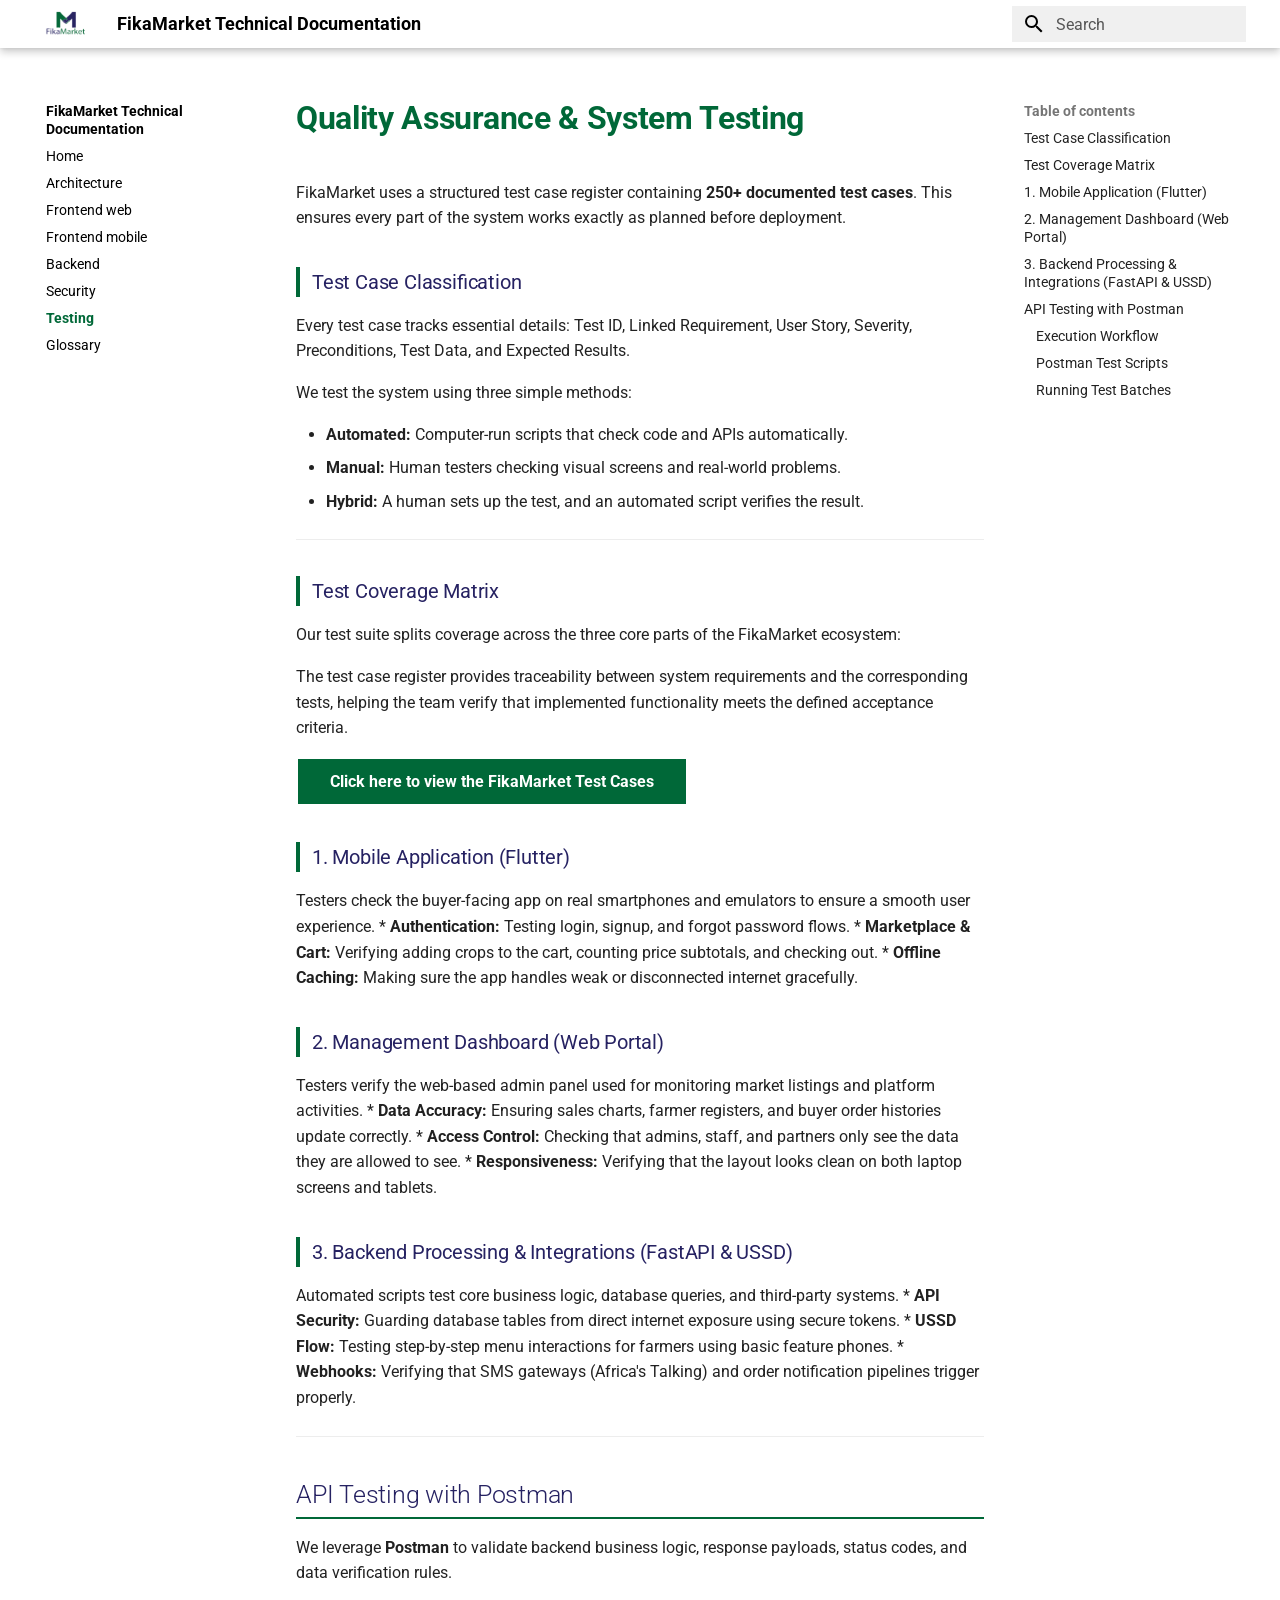
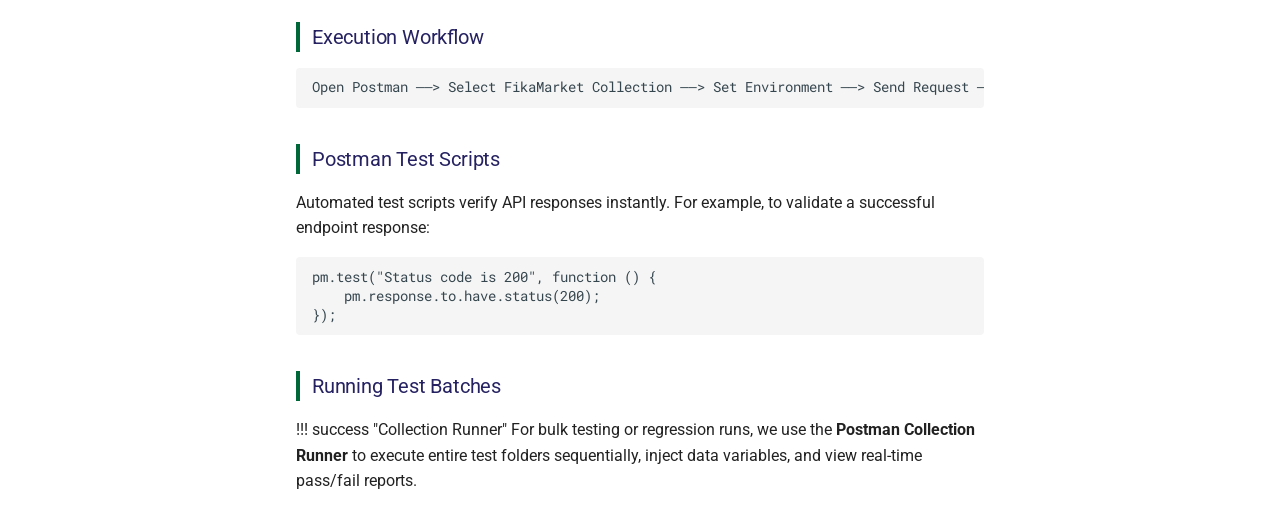
<file: site/testing/index.html>
<!doctype html>
<html lang="en" class="no-js">
  <head>
    
      <meta charset="utf-8">
      <meta name="viewport" content="width=device-width,initial-scale=1">
      
      
      
      
        <link rel="prev" href="../security/">
      
      
        <link rel="next" href="../glossary/">
      
      
        
      
      
      <link rel="icon" href="../assets/logo.png">
      <meta name="generator" content="mkdocs-1.6.1, mkdocs-material-9.7.7">
    
    
      
        <title>Testing - FikaMarket Technical Documentation</title>
      
    
    
      <link rel="stylesheet" href="../assets/stylesheets/main.ec1eaa64.min.css">
      
      


    
    
      
    
    
      
        
        
        <link rel="preconnect" href="https://fonts.gstatic.com" crossorigin>
        <link rel="stylesheet" href="https://fonts.googleapis.com/css?family=Roboto:300,300i,400,400i,700,700i%7CRoboto+Mono:400,400i,700,700i&display=fallback">
        <style>:root{--md-text-font:"Roboto";--md-code-font:"Roboto Mono"}</style>
      
    
    
      <link rel="stylesheet" href="../stylesheets/extra.css">
    
    <script>__md_scope=new URL("..",location),__md_hash=e=>[...e].reduce(((e,_)=>(e<<5)-e+_.charCodeAt(0)),0),__md_get=(e,_=localStorage,t=__md_scope)=>JSON.parse(_.getItem(t.pathname+"."+e)),__md_set=(e,_,t=localStorage,a=__md_scope)=>{try{t.setItem(a.pathname+"."+e,JSON.stringify(_))}catch(e){}}</script>
    
      

    
    
  </head>
  
  
    <body dir="ltr">
  
    
    <input class="md-toggle" data-md-toggle="drawer" type="checkbox" id="__drawer" autocomplete="off">
    <input class="md-toggle" data-md-toggle="search" type="checkbox" id="__search" autocomplete="off">
    <label class="md-overlay" for="__drawer"></label>
    <div data-md-component="skip">
      
        
        <a href="#quality-assurance-system-testing" class="md-skip">
          Skip to content
        </a>
      
    </div>
    <div data-md-component="announce">
      
    </div>
    
    
      

  

<header class="md-header md-header--shadow" data-md-component="header">
  <nav class="md-header__inner md-grid" aria-label="Header">
    <a href=".." title="FikaMarket Technical Documentation" class="md-header__button md-logo" aria-label="FikaMarket Technical Documentation" data-md-component="logo">
      
  <img src="../assets/logo.png" alt="logo">

    </a>
    <label class="md-header__button md-icon" for="__drawer">
      
      <svg xmlns="http://www.w3.org/2000/svg" viewBox="0 0 24 24"><path d="M3 6h18v2H3zm0 5h18v2H3zm0 5h18v2H3z"/></svg>
    </label>
    <div class="md-header__title" data-md-component="header-title">
      <div class="md-header__ellipsis">
        <div class="md-header__topic">
          <span class="md-ellipsis">
            FikaMarket Technical Documentation
          </span>
        </div>
        <div class="md-header__topic" data-md-component="header-topic">
          <span class="md-ellipsis">
            
              Testing
            
          </span>
        </div>
      </div>
    </div>
    
    
      <script>var palette=__md_get("__palette");if(palette&&palette.color){if("(prefers-color-scheme)"===palette.color.media){var media=matchMedia("(prefers-color-scheme: light)"),input=document.querySelector(media.matches?"[data-md-color-media='(prefers-color-scheme: light)']":"[data-md-color-media='(prefers-color-scheme: dark)']");palette.color.media=input.getAttribute("data-md-color-media"),palette.color.scheme=input.getAttribute("data-md-color-scheme"),palette.color.primary=input.getAttribute("data-md-color-primary"),palette.color.accent=input.getAttribute("data-md-color-accent")}for(var[key,value]of Object.entries(palette.color))document.body.setAttribute("data-md-color-"+key,value)}</script>
    
    
    
      
      
        <label class="md-header__button md-icon" for="__search">
          
          <svg xmlns="http://www.w3.org/2000/svg" viewBox="0 0 24 24"><path d="M9.5 3A6.5 6.5 0 0 1 16 9.5c0 1.61-.59 3.09-1.56 4.23l.27.27h.79l5 5-1.5 1.5-5-5v-.79l-.27-.27A6.52 6.52 0 0 1 9.5 16 6.5 6.5 0 0 1 3 9.5 6.5 6.5 0 0 1 9.5 3m0 2C7 5 5 7 5 9.5S7 14 9.5 14 14 12 14 9.5 12 5 9.5 5"/></svg>
        </label>
        <div class="md-search" data-md-component="search" role="dialog">
  <label class="md-search__overlay" for="__search"></label>
  <div class="md-search__inner" role="search">
    <form class="md-search__form" name="search">
      <input type="text" class="md-search__input" name="query" aria-label="Search" placeholder="Search" autocapitalize="off" autocorrect="off" autocomplete="off" spellcheck="false" data-md-component="search-query" required>
      <label class="md-search__icon md-icon" for="__search">
        
        <svg xmlns="http://www.w3.org/2000/svg" viewBox="0 0 24 24"><path d="M9.5 3A6.5 6.5 0 0 1 16 9.5c0 1.61-.59 3.09-1.56 4.23l.27.27h.79l5 5-1.5 1.5-5-5v-.79l-.27-.27A6.52 6.52 0 0 1 9.5 16 6.5 6.5 0 0 1 3 9.5 6.5 6.5 0 0 1 9.5 3m0 2C7 5 5 7 5 9.5S7 14 9.5 14 14 12 14 9.5 12 5 9.5 5"/></svg>
        
        <svg xmlns="http://www.w3.org/2000/svg" viewBox="0 0 24 24"><path d="M20 11v2H8l5.5 5.5-1.42 1.42L4.16 12l7.92-7.92L13.5 5.5 8 11z"/></svg>
      </label>
      <nav class="md-search__options" aria-label="Search">
        
        <button type="reset" class="md-search__icon md-icon" title="Clear" aria-label="Clear" tabindex="-1">
          
          <svg xmlns="http://www.w3.org/2000/svg" viewBox="0 0 24 24"><path d="M19 6.41 17.59 5 12 10.59 6.41 5 5 6.41 10.59 12 5 17.59 6.41 19 12 13.41 17.59 19 19 17.59 13.41 12z"/></svg>
        </button>
      </nav>
      
    </form>
    <div class="md-search__output">
      <div class="md-search__scrollwrap" tabindex="0" data-md-scrollfix>
        <div class="md-search-result" data-md-component="search-result">
          <div class="md-search-result__meta">
            Initializing search
          </div>
          <ol class="md-search-result__list" role="presentation"></ol>
        </div>
      </div>
    </div>
  </div>
</div>
      
    
    
  </nav>
  
</header>
    
    <div class="md-container" data-md-component="container">
      
      
        
          
        
      
      <main class="md-main" data-md-component="main">
        <div class="md-main__inner md-grid">
          
            
              
              <div class="md-sidebar md-sidebar--primary" data-md-component="sidebar" data-md-type="navigation" >
                <div class="md-sidebar__scrollwrap">
                  <div class="md-sidebar__inner">
                    



<nav class="md-nav md-nav--primary" aria-label="Navigation" data-md-level="0">
  <label class="md-nav__title" for="__drawer">
    <a href=".." title="FikaMarket Technical Documentation" class="md-nav__button md-logo" aria-label="FikaMarket Technical Documentation" data-md-component="logo">
      
  <img src="../assets/logo.png" alt="logo">

    </a>
    FikaMarket Technical Documentation
  </label>
  
  <ul class="md-nav__list" data-md-scrollfix>
    
      
      
  
  
  
  
    <li class="md-nav__item">
      <a href=".." class="md-nav__link">
        
  
  
  <span class="md-ellipsis">
    
  
    Home
  

    
  </span>
  
  

      </a>
    </li>
  

    
      
      
  
  
  
  
    <li class="md-nav__item">
      <a href="../architecture/" class="md-nav__link">
        
  
  
  <span class="md-ellipsis">
    
  
    Architecture
  

    
  </span>
  
  

      </a>
    </li>
  

    
      
      
  
  
  
  
    <li class="md-nav__item">
      <a href="../frontend_web/" class="md-nav__link">
        
  
  
  <span class="md-ellipsis">
    
  
    Frontend web
  

    
  </span>
  
  

      </a>
    </li>
  

    
      
      
  
  
  
  
    <li class="md-nav__item">
      <a href="../frontend_mobile/" class="md-nav__link">
        
  
  
  <span class="md-ellipsis">
    
  
    Frontend mobile
  

    
  </span>
  
  

      </a>
    </li>
  

    
      
      
  
  
  
  
    <li class="md-nav__item">
      <a href="../backend/" class="md-nav__link">
        
  
  
  <span class="md-ellipsis">
    
  
    Backend
  

    
  </span>
  
  

      </a>
    </li>
  

    
      
      
  
  
  
  
    <li class="md-nav__item">
      <a href="../security/" class="md-nav__link">
        
  
  
  <span class="md-ellipsis">
    
  
    Security
  

    
  </span>
  
  

      </a>
    </li>
  

    
      
      
  
  
    
  
  
  
    <li class="md-nav__item md-nav__item--active">
      
      <input class="md-nav__toggle md-toggle" type="checkbox" id="__toc">
      
      
        
      
      
        <label class="md-nav__link md-nav__link--active" for="__toc">
          
  
  
  <span class="md-ellipsis">
    
  
    Testing
  

    
  </span>
  
  

          <span class="md-nav__icon md-icon"></span>
        </label>
      
      <a href="./" class="md-nav__link md-nav__link--active">
        
  
  
  <span class="md-ellipsis">
    
  
    Testing
  

    
  </span>
  
  

      </a>
      
        

<nav class="md-nav md-nav--secondary" aria-label="Table of contents">
  
  
  
    
  
  
    <label class="md-nav__title" for="__toc">
      <span class="md-nav__icon md-icon"></span>
      Table of contents
    </label>
    <ul class="md-nav__list" data-md-component="toc" data-md-scrollfix>
      
        <li class="md-nav__item">
  <a href="#test-case-classification" class="md-nav__link">
    <span class="md-ellipsis">
      
        Test Case Classification
      
    </span>
  </a>
  
</li>
      
        <li class="md-nav__item">
  <a href="#test-coverage-matrix" class="md-nav__link">
    <span class="md-ellipsis">
      
        Test Coverage Matrix
      
    </span>
  </a>
  
</li>
      
        <li class="md-nav__item">
  <a href="#1-mobile-application-flutter" class="md-nav__link">
    <span class="md-ellipsis">
      
        1. Mobile Application (Flutter)
      
    </span>
  </a>
  
</li>
      
        <li class="md-nav__item">
  <a href="#2-management-dashboard-web-portal" class="md-nav__link">
    <span class="md-ellipsis">
      
        2. Management Dashboard (Web Portal)
      
    </span>
  </a>
  
</li>
      
        <li class="md-nav__item">
  <a href="#3-backend-processing-integrations-fastapi-ussd" class="md-nav__link">
    <span class="md-ellipsis">
      
        3. Backend Processing &amp; Integrations (FastAPI &amp; USSD)
      
    </span>
  </a>
  
</li>
      
        <li class="md-nav__item">
  <a href="#api-testing-with-postman" class="md-nav__link">
    <span class="md-ellipsis">
      
        API Testing with Postman
      
    </span>
  </a>
  
    <nav class="md-nav" aria-label="API Testing with Postman">
      <ul class="md-nav__list">
        
          <li class="md-nav__item">
  <a href="#execution-workflow" class="md-nav__link">
    <span class="md-ellipsis">
      
        Execution Workflow
      
    </span>
  </a>
  
</li>
        
          <li class="md-nav__item">
  <a href="#postman-test-scripts" class="md-nav__link">
    <span class="md-ellipsis">
      
        Postman Test Scripts
      
    </span>
  </a>
  
</li>
        
          <li class="md-nav__item">
  <a href="#running-test-batches" class="md-nav__link">
    <span class="md-ellipsis">
      
        Running Test Batches
      
    </span>
  </a>
  
</li>
        
      </ul>
    </nav>
  
</li>
      
    </ul>
  
</nav>
      
    </li>
  

    
      
      
  
  
  
  
    <li class="md-nav__item">
      <a href="../glossary/" class="md-nav__link">
        
  
  
  <span class="md-ellipsis">
    
  
    Glossary
  

    
  </span>
  
  

      </a>
    </li>
  

    
  </ul>
</nav>
                  </div>
                </div>
              </div>
            
            
              
              <div class="md-sidebar md-sidebar--secondary" data-md-component="sidebar" data-md-type="toc" >
                <div class="md-sidebar__scrollwrap">
                  <div class="md-sidebar__inner">
                    

<nav class="md-nav md-nav--secondary" aria-label="Table of contents">
  
  
  
    
  
  
    <label class="md-nav__title" for="__toc">
      <span class="md-nav__icon md-icon"></span>
      Table of contents
    </label>
    <ul class="md-nav__list" data-md-component="toc" data-md-scrollfix>
      
        <li class="md-nav__item">
  <a href="#test-case-classification" class="md-nav__link">
    <span class="md-ellipsis">
      
        Test Case Classification
      
    </span>
  </a>
  
</li>
      
        <li class="md-nav__item">
  <a href="#test-coverage-matrix" class="md-nav__link">
    <span class="md-ellipsis">
      
        Test Coverage Matrix
      
    </span>
  </a>
  
</li>
      
        <li class="md-nav__item">
  <a href="#1-mobile-application-flutter" class="md-nav__link">
    <span class="md-ellipsis">
      
        1. Mobile Application (Flutter)
      
    </span>
  </a>
  
</li>
      
        <li class="md-nav__item">
  <a href="#2-management-dashboard-web-portal" class="md-nav__link">
    <span class="md-ellipsis">
      
        2. Management Dashboard (Web Portal)
      
    </span>
  </a>
  
</li>
      
        <li class="md-nav__item">
  <a href="#3-backend-processing-integrations-fastapi-ussd" class="md-nav__link">
    <span class="md-ellipsis">
      
        3. Backend Processing &amp; Integrations (FastAPI &amp; USSD)
      
    </span>
  </a>
  
</li>
      
        <li class="md-nav__item">
  <a href="#api-testing-with-postman" class="md-nav__link">
    <span class="md-ellipsis">
      
        API Testing with Postman
      
    </span>
  </a>
  
    <nav class="md-nav" aria-label="API Testing with Postman">
      <ul class="md-nav__list">
        
          <li class="md-nav__item">
  <a href="#execution-workflow" class="md-nav__link">
    <span class="md-ellipsis">
      
        Execution Workflow
      
    </span>
  </a>
  
</li>
        
          <li class="md-nav__item">
  <a href="#postman-test-scripts" class="md-nav__link">
    <span class="md-ellipsis">
      
        Postman Test Scripts
      
    </span>
  </a>
  
</li>
        
          <li class="md-nav__item">
  <a href="#running-test-batches" class="md-nav__link">
    <span class="md-ellipsis">
      
        Running Test Batches
      
    </span>
  </a>
  
</li>
        
      </ul>
    </nav>
  
</li>
      
    </ul>
  
</nav>
                  </div>
                </div>
              </div>
            
          
          
            <div class="md-content" data-md-component="content">
              
              <article class="md-content__inner md-typeset">
                
                  



<h1 id="quality-assurance-system-testing">Quality Assurance &amp; System Testing</h1>
<p>FikaMarket uses a structured test case register containing <strong>250+ documented test cases</strong>. This ensures every part of the system works exactly as planned before deployment.</p>
<h3 id="test-case-classification">Test Case Classification</h3>
<p>Every test case tracks essential details: Test ID, Linked Requirement, User Story, Severity, Preconditions, Test Data, and Expected Results. </p>
<p>We test the system using three simple methods:</p>
<ul>
<li><strong>Automated:</strong> Computer-run scripts that check code and APIs automatically.</li>
<li><strong>Manual:</strong> Human testers checking visual screens and real-world problems.</li>
<li><strong>Hybrid:</strong> A human sets up the test, and an automated script verifies the result.</li>
</ul>
<hr />
<h3 id="test-coverage-matrix">Test Coverage Matrix</h3>
<p>Our test suite splits coverage across the three core parts of the FikaMarket ecosystem:</p>
<p>The test case register provides traceability between system requirements and the corresponding tests, helping the team verify that implemented functionality meets the defined acceptance criteria.</p>
<p><a class="md-button" href="https://docs.google.com/spreadsheets/d/1Z7QTRuLElVkaJlTu9hEQ14aoNn1bm8R_li0ZLvcrXw0/edit?gid=0#gid=0" rel="noopener" target="_blank">Click here to view the FikaMarket Test Cases</a></p>
<h3 id="1-mobile-application-flutter">1. Mobile Application (Flutter)</h3>
<p>Testers check the buyer-facing app on real smartphones and emulators to ensure a smooth user experience.
*   <strong>Authentication:</strong> Testing login, signup, and forgot password flows.
*   <strong>Marketplace &amp; Cart:</strong> Verifying adding crops to the cart, counting price subtotals, and checking out.
*   <strong>Offline Caching:</strong> Making sure the app handles weak or disconnected internet gracefully.</p>
<h3 id="2-management-dashboard-web-portal">2. Management Dashboard (Web Portal)</h3>
<p>Testers verify the web-based admin panel used for monitoring market listings and platform activities.
*   <strong>Data Accuracy:</strong> Ensuring sales charts, farmer registers, and buyer order histories update correctly.
*   <strong>Access Control:</strong> Checking that admins, staff, and partners only see the data they are allowed to see.
*   <strong>Responsiveness:</strong> Verifying that the layout looks clean on both laptop screens and tablets.</p>
<h3 id="3-backend-processing-integrations-fastapi-ussd">3. Backend Processing &amp; Integrations (FastAPI &amp; USSD)</h3>
<p>Automated scripts test core business logic, database queries, and third-party systems.
*   <strong>API Security:</strong> Guarding database tables from direct internet exposure using secure tokens.
*   <strong>USSD Flow:</strong> Testing step-by-step menu interactions for farmers using basic feature phones.
*   <strong>Webhooks:</strong> Verifying that SMS gateways (Africa's Talking) and order notification pipelines trigger properly.</p>
<hr />
<h2 id="api-testing-with-postman">API Testing with Postman</h2>
<p>We leverage <strong>Postman</strong> to validate backend business logic, response payloads, status codes, and data verification rules.</p>
<h3 id="execution-workflow">Execution Workflow</h3>
<pre><code class="language-text">Open Postman ──&gt; Select FikaMarket Collection ──&gt; Set Environment ──&gt; Send Request ──&gt; Run Scripts ──&gt; Pass/Fail
</code></pre>
<h3 id="postman-test-scripts">Postman Test Scripts</h3>
<p>Automated test scripts verify API responses instantly. For example, to validate a successful endpoint response:</p>
<pre><code class="language-javascript">pm.test(&quot;Status code is 200&quot;, function () {
    pm.response.to.have.status(200);
});
</code></pre>
<h3 id="running-test-batches">Running Test Batches</h3>
<p>!!! success "Collection Runner"
    For bulk testing or regression runs, we use the <strong>Postman Collection Runner</strong> to execute entire test folders sequentially, inject data variables, and view real-time pass/fail reports.</p>












                
              </article>
            </div>
          
          
<script>var target=document.getElementById(location.hash.slice(1));target&&target.name&&(target.checked=target.name.startsWith("__tabbed_"))</script>
        </div>
        
      </main>
      
        <footer class="md-footer">
  
  <div class="md-footer-meta md-typeset">
    <div class="md-footer-meta__inner md-grid">
      <div class="md-copyright">
  
  
    Made with
    <a href="https://squidfunk.github.io/mkdocs-material/" target="_blank" rel="noopener">
      Material for MkDocs
    </a>
  
</div>
      
    </div>
  </div>
</footer>
      
    </div>
    <div class="md-dialog" data-md-component="dialog">
      <div class="md-dialog__inner md-typeset"></div>
    </div>
    
    
    
      
      
      <script id="__config" type="application/json">{"annotate": null, "base": "..", "features": [], "search": "../assets/javascripts/workers/search.2c215733.min.js", "tags": null, "translations": {"clipboard.copied": "Copied to clipboard", "clipboard.copy": "Copy to clipboard", "search.result.more.one": "1 more on this page", "search.result.more.other": "# more on this page", "search.result.none": "No matching documents", "search.result.one": "1 matching document", "search.result.other": "# matching documents", "search.result.placeholder": "Type to start searching", "search.result.term.missing": "Missing", "select.version": "Select version"}, "version": null}</script>
    
    
      <script src="../assets/javascripts/bundle.d7400e89.min.js"></script>
      
    
  </body>
</html>
</file>
<file: site/stylesheets/extra.css>
:root {
  --fika-green: #006838;
  --fika-navy: #262262;
  --fika-black: #000000;
}

.md-typeset h1 {
  font-weight: 700;
  color: var(--fika-green);
}

.md-typeset h2 {
  border-bottom: 2px solid var(--fika-green);
  padding-bottom: 0.2em;
  color: var(--fika-navy);
}

.md-typeset table:not([class]) {
  border-radius: 6px;
  overflow: hidden;
  box-shadow: 0 1px 4px rgba(0, 0, 0, 0.15);
}

.md-typeset table:not([class]) th {
  background-color: var(--fika-green);
  color: #fff;
}

.md-typeset table:not([class]) tr:nth-child(even) {
  background-color: rgba(0, 104, 56, 0.06);
}

.md-typeset dl dt {
  font-weight: 700;
  color: var(--fika-navy);
  margin-top: 1em;
}

.md-typeset dl dd {
  margin-left: 1.2em;
  color: var(--md-default-fg-color--light);
}

.md-typeset .admonition.note,
.md-typeset .admonition.info {
  border-left-color: var(--fika-green);
}

.md-typeset .admonition-title.note::before,
.md-typeset .admonition-title.info::before {
  background-color: var(--fika-green);
}

.md-typeset .admonition.warning {
  border-left-color: var(--fika-navy);
}

.md-nav__link--active {
  color: var(--fika-green) !important;
  font-weight: 700;
}

.md-header {
  background-color: var(--fika-navy);
}

.md-typeset code {
  border-radius: 4px;
}

.md-footer {
  background-color: var(--fika-green);
}

.md-footer-meta {
  display: none;
}

.md-sidebar--primary .md-sidebar__scrollwrap,
.md-nav--primary {
  background-color: #FFFFFF;
  color: #000000;
}

.md-nav--primary .md-nav__link {
  color: #000000;
}

.md-nav--primary .md-nav__link--active,
.md-nav--primary .md-nav__link:hover {
  color: var(--fika-green);
}

.md-nav--primary .md-nav__title {
  color: #000000;
  background-color: #FFFFFF;
}


.md-header {
  background-color: #FFFFFF !important;
  color: #000000 !important;
}

.md-header__title,
.md-header__topic {
  color: #000000 !important;
}

.md-search__input {
  background-color: #F0F0F0;
  color: #000000;
}

.md-search__icon svg,
.md-header__button svg {
  fill: #000000 !important;
}


.md-search__input {
  color: #000000 !important;
}

.md-search__input::placeholder {
  color: #555555 !important;
  opacity: 1;
}


.md-typeset img[alt*="Diagram"] {
  border: 1px solid #ddd;
  border-radius: 8px;
  box-shadow: 0 2px 8px rgba(0, 0, 0, 0.1);
  padding: 1em;
  background-color: #FFFFFF;
  display: block;
  margin: 1.5em auto;
}


.md-typeset h3 {
  color: var(--fika-navy);
  border-left: 4px solid var(--fika-green);
  padding-left: 0.6em;
  margin-top: 1.8em;
}

.md-button {
  background-color: var(--fika-green);
  color: #FFFFFF !important;
  border: none;
}

.md-button:hover {
  background-color: var (--fika-green);
  color: #FFFFFF !important;
}
</file>
<file: site/assets/stylesheets/main.ec1eaa64.min.css>
@charset "UTF-8";html{-webkit-text-size-adjust:none;-moz-text-size-adjust:none;text-size-adjust:none;box-sizing:border-box}*,:after,:before{box-sizing:inherit}@media (prefers-reduced-motion){*,:after,:before{transition:none!important}}body{margin:0}a,button,input,label{-webkit-tap-highlight-color:transparent}a{color:inherit;text-decoration:none}hr{border:0;box-sizing:initial;display:block;height:.05rem;overflow:visible;padding:0}small{font-size:80%}sub,sup{line-height:1em}img{border-style:none}table{border-collapse:initial;border-spacing:0}td,th{font-weight:400;vertical-align:top}button{background:#0000;border:0;font-family:inherit;font-size:inherit;margin:0;padding:0}input{border:0;outline:none}:root{--md-primary-fg-color:#4051b5;--md-primary-fg-color--light:#5d6cc0;--md-primary-fg-color--dark:#303fa1;--md-primary-bg-color:#fff;--md-primary-bg-color--light:#ffffffb3;--md-accent-fg-color:#526cfe;--md-accent-fg-color--transparent:#526cfe1a;--md-accent-bg-color:#fff;--md-accent-bg-color--light:#ffffffb3}[data-md-color-scheme=default]{color-scheme:light}[data-md-color-scheme=default] img[src$="#gh-dark-mode-only"],[data-md-color-scheme=default] img[src$="#only-dark"]{display:none}:root,[data-md-color-scheme=default]{--md-hue:225deg;--md-default-fg-color:#000000de;--md-default-fg-color--light:#0000008a;--md-default-fg-color--lighter:#00000052;--md-default-fg-color--lightest:#00000012;--md-default-bg-color:#fff;--md-default-bg-color--light:#ffffffb3;--md-default-bg-color--lighter:#ffffff4d;--md-default-bg-color--lightest:#ffffff1f;--md-code-fg-color:#36464e;--md-code-bg-color:#f5f5f5;--md-code-bg-color--light:#f5f5f5b3;--md-code-bg-color--lighter:#f5f5f54d;--md-code-hl-color:#4287ff;--md-code-hl-color--light:#4287ff1a;--md-code-hl-number-color:#d52a2a;--md-code-hl-special-color:#db1457;--md-code-hl-function-color:#a846b9;--md-code-hl-constant-color:#6e59d9;--md-code-hl-keyword-color:#3f6ec6;--md-code-hl-string-color:#1c7d4d;--md-code-hl-name-color:var(--md-code-fg-color);--md-code-hl-operator-color:var(--md-default-fg-color--light);--md-code-hl-punctuation-color:var(--md-default-fg-color--light);--md-code-hl-comment-color:var(--md-default-fg-color--light);--md-code-hl-generic-color:var(--md-default-fg-color--light);--md-code-hl-variable-color:var(--md-default-fg-color--light);--md-typeset-color:var(--md-default-fg-color);--md-typeset-a-color:var(--md-primary-fg-color);--md-typeset-del-color:#f5503d26;--md-typeset-ins-color:#0bd57026;--md-typeset-kbd-color:#fafafa;--md-typeset-kbd-accent-color:#fff;--md-typeset-kbd-border-color:#b8b8b8;--md-typeset-mark-color:#ffff0080;--md-typeset-table-color:#0000001f;--md-typeset-table-color--light:rgba(0,0,0,.035);--md-admonition-fg-color:var(--md-default-fg-color);--md-admonition-bg-color:var(--md-default-bg-color);--md-warning-fg-color:#000000de;--md-warning-bg-color:#ff9;--md-footer-fg-color:#fff;--md-footer-fg-color--light:#ffffffb3;--md-footer-fg-color--lighter:#ffffff73;--md-footer-bg-color:#000000de;--md-footer-bg-color--dark:#00000052;--md-shadow-z1:0 0.2rem 0.5rem #0000000d,0 0 0.05rem #0000001a;--md-shadow-z2:0 0.2rem 0.5rem #0000001a,0 0 0.05rem #00000040;--md-shadow-z3:0 0.2rem 0.5rem #0003,0 0 0.05rem #00000059}.md-icon svg{fill:currentcolor;display:block;height:1.2rem;width:1.2rem}body{-webkit-font-smoothing:antialiased;-moz-osx-font-smoothing:grayscale;--md-text-font-family:var(--md-text-font,_),-apple-system,BlinkMacSystemFont,Helvetica,Arial,sans-serif;--md-code-font-family:var(--md-code-font,_),SFMono-Regular,Consolas,Menlo,monospace}aside,body,input{font-feature-settings:"kern","liga";color:var(--md-typeset-color);font-family:var(--md-text-font-family)}code,kbd,pre{font-feature-settings:"kern";font-family:var(--md-code-font-family)}:root{--md-typeset-table-sort-icon:url('data:image/svg+xml;charset=utf-8,<svg xmlns="http://www.w3.org/2000/svg" viewBox="0 0 24 24"><path d="m18 21-4-4h3V7h-3l4-4 4 4h-3v10h3M2 19v-2h10v2M2 13v-2h7v2M2 7V5h4v2z"/></svg>');--md-typeset-table-sort-icon--asc:url('data:image/svg+xml;charset=utf-8,<svg xmlns="http://www.w3.org/2000/svg" viewBox="0 0 24 24"><path d="M19 17h3l-4 4-4-4h3V3h2M2 17h10v2H2M6 5v2H2V5m0 6h7v2H2z"/></svg>');--md-typeset-table-sort-icon--desc:url('data:image/svg+xml;charset=utf-8,<svg xmlns="http://www.w3.org/2000/svg" viewBox="0 0 24 24"><path d="M19 7h3l-4-4-4 4h3v14h2M2 17h10v2H2M6 5v2H2V5m0 6h7v2H2z"/></svg>')}.md-typeset{-webkit-print-color-adjust:exact;color-adjust:exact;font-size:.8rem;line-height:1.6;overflow-wrap:break-word}@media print{.md-typeset{font-size:.68rem}}.md-typeset blockquote,.md-typeset dl,.md-typeset figure,.md-typeset ol,.md-typeset pre,.md-typeset ul{margin-bottom:1em;margin-top:1em}.md-typeset h1{color:var(--md-default-fg-color--light);font-size:2em;line-height:1.3;margin:0 0 1.25em}.md-typeset h1,.md-typeset h2{font-weight:300;letter-spacing:-.01em}.md-typeset h2{font-size:1.5625em;line-height:1.4;margin:1.6em 0 .64em}.md-typeset h3{font-size:1.25em;font-weight:400;letter-spacing:-.01em;line-height:1.5;margin:1.6em 0 .8em}.md-typeset h2+h3{margin-top:.8em}.md-typeset h4{font-weight:700;letter-spacing:-.01em;margin:1em 0}.md-typeset h5,.md-typeset h6{color:var(--md-default-fg-color--light);font-size:.8em;font-weight:700;letter-spacing:-.01em;margin:1.25em 0}.md-typeset h5{text-transform:uppercase}.md-typeset h5 code{text-transform:none}.md-typeset hr{border-bottom:.05rem solid var(--md-default-fg-color--lightest);display:flow-root;margin:1.5em 0}.md-typeset a{color:var(--md-typeset-a-color);word-break:break-word}.md-typeset a,.md-typeset a:before{transition:color 125ms}.md-typeset a:focus,.md-typeset a:hover{color:var(--md-accent-fg-color)}.md-typeset a:focus code,.md-typeset a:hover code{background-color:var(--md-accent-fg-color--transparent);color:var(--md-accent-fg-color)}.md-typeset a code{color:var(--md-typeset-a-color)}.md-typeset a.focus-visible{outline-color:var(--md-accent-fg-color);outline-offset:.2rem}.md-typeset code,.md-typeset kbd,.md-typeset pre{color:var(--md-code-fg-color);direction:ltr;font-variant-ligatures:none;transition:background-color 125ms}@media print{.md-typeset code,.md-typeset kbd,.md-typeset pre{white-space:pre-wrap}}.md-typeset code{background-color:var(--md-code-bg-color);border-radius:.1rem;-webkit-box-decoration-break:clone;box-decoration-break:clone;font-size:.85em;padding:0 .2941176471em;transition:color 125ms,background-color 125ms;word-break:break-word}.md-typeset code:not(.focus-visible){-webkit-tap-highlight-color:transparent;outline:none}.md-typeset pre{display:flow-root;line-height:1.4;position:relative}.md-typeset pre>code{-webkit-box-decoration-break:slice;box-decoration-break:slice;box-shadow:none;display:block;margin:0;outline-color:var(--md-accent-fg-color);overflow:auto;padding:.7720588235em 1.1764705882em;scrollbar-color:var(--md-default-fg-color--lighter) #0000;scrollbar-width:thin;touch-action:auto;word-break:normal}.md-typeset pre>code:hover{scrollbar-color:var(--md-accent-fg-color) #0000}.md-typeset pre>code::-webkit-scrollbar{height:.2rem;width:.2rem}.md-typeset pre>code::-webkit-scrollbar-thumb{background-color:var(--md-default-fg-color--lighter)}.md-typeset pre>code::-webkit-scrollbar-thumb:hover{background-color:var(--md-accent-fg-color)}.md-typeset kbd{background-color:var(--md-typeset-kbd-color);border-radius:.1rem;box-shadow:0 .1rem 0 .05rem var(--md-typeset-kbd-border-color),0 .1rem 0 var(--md-typeset-kbd-border-color),0 -.1rem .2rem var(--md-typeset-kbd-accent-color) inset;color:var(--md-default-fg-color);display:inline-block;font-size:.75em;padding:0 .6666666667em;vertical-align:text-top;word-break:break-word}.md-typeset mark{background-color:var(--md-typeset-mark-color);-webkit-box-decoration-break:clone;box-decoration-break:clone;color:inherit;word-break:break-word}.md-typeset abbr{cursor:help;text-decoration:none}.md-typeset [data-preview],.md-typeset abbr{border-bottom:.05rem dotted var(--md-default-fg-color--light)}.md-typeset small{opacity:.75}[dir=ltr] .md-typeset sub,[dir=ltr] .md-typeset sup{margin-left:.078125em}[dir=rtl] .md-typeset sub,[dir=rtl] .md-typeset sup{margin-right:.078125em}[dir=ltr] .md-typeset blockquote{padding-left:.6rem}[dir=rtl] .md-typeset blockquote{padding-right:.6rem}[dir=ltr] .md-typeset blockquote{border-left:.2rem solid var(--md-default-fg-color--lighter)}[dir=rtl] .md-typeset blockquote{border-right:.2rem solid var(--md-default-fg-color--lighter)}.md-typeset blockquote{color:var(--md-default-fg-color--light);margin-left:0;margin-right:0}.md-typeset ul{list-style-type:disc}.md-typeset ul[type]{list-style-type:revert-layer}[dir=ltr] .md-typeset ol,[dir=ltr] .md-typeset ul{margin-left:.625em}[dir=rtl] .md-typeset ol,[dir=rtl] .md-typeset ul{margin-right:.625em}.md-typeset ol,.md-typeset ul{padding:0}.md-typeset ol:not([hidden]),.md-typeset ul:not([hidden]){display:flow-root}.md-typeset ol ol,.md-typeset ul ol{list-style-type:lower-alpha}.md-typeset ol ol ol,.md-typeset ul ol ol{list-style-type:lower-roman}.md-typeset ol ol ol ol,.md-typeset ul ol ol ol{list-style-type:upper-alpha}.md-typeset ol ol ol ol ol,.md-typeset ul ol ol ol ol{list-style-type:upper-roman}.md-typeset ol[type],.md-typeset ul[type]{list-style-type:revert-layer}[dir=ltr] .md-typeset ol li,[dir=ltr] .md-typeset ul li{margin-left:1.25em}[dir=rtl] .md-typeset ol li,[dir=rtl] .md-typeset ul li{margin-right:1.25em}.md-typeset ol li,.md-typeset ul li{margin-bottom:.5em}.md-typeset ol li blockquote,.md-typeset ol li p,.md-typeset ul li blockquote,.md-typeset ul li p{margin:.5em 0}.md-typeset ol li:last-child,.md-typeset ul li:last-child{margin-bottom:0}[dir=ltr] .md-typeset ol li ol,[dir=ltr] .md-typeset ol li ul,[dir=ltr] .md-typeset ul li ol,[dir=ltr] .md-typeset ul li ul{margin-left:.625em}[dir=rtl] .md-typeset ol li ol,[dir=rtl] .md-typeset ol li ul,[dir=rtl] .md-typeset ul li ol,[dir=rtl] .md-typeset ul li ul{margin-right:.625em}.md-typeset ol li ol,.md-typeset ol li ul,.md-typeset ul li ol,.md-typeset ul li ul{margin-bottom:.5em;margin-top:.5em}[dir=ltr] .md-typeset dd{margin-left:1.875em}[dir=rtl] .md-typeset dd{margin-right:1.875em}.md-typeset dd{margin-bottom:1.5em;margin-top:1em}.md-typeset img,.md-typeset svg,.md-typeset video{height:auto;max-width:100%}.md-typeset img[align=left]{margin:1em 1em 1em 0}.md-typeset img[align=right]{margin:1em 0 1em 1em}.md-typeset img[align]:only-child{margin-top:0}.md-typeset figure{display:flow-root;margin:1em auto;max-width:100%;text-align:center;width:fit-content}.md-typeset figure img{display:block;margin:0 auto}.md-typeset figcaption{font-style:italic;margin:1em auto;max-width:24rem}.md-typeset iframe{max-width:100%}.md-typeset table:not([class]){background-color:var(--md-default-bg-color);border:.05rem solid var(--md-typeset-table-color);border-radius:.1rem;display:inline-block;font-size:.64rem;max-width:100%;overflow:auto;touch-action:auto}@media print{.md-typeset table:not([class]){display:table}}.md-typeset table:not([class])+*{margin-top:1.5em}.md-typeset table:not([class]) td>:first-child,.md-typeset table:not([class]) th>:first-child{margin-top:0}.md-typeset table:not([class]) td>:last-child,.md-typeset table:not([class]) th>:last-child{margin-bottom:0}.md-typeset table:not([class]) td:not([align]),.md-typeset table:not([class]) th:not([align]){text-align:left}[dir=rtl] .md-typeset table:not([class]) td:not([align]),[dir=rtl] .md-typeset table:not([class]) th:not([align]){text-align:right}.md-typeset table:not([class]) th{font-weight:700;min-width:5rem;padding:.9375em 1.25em;vertical-align:top}.md-typeset table:not([class]) td{border-top:.05rem solid var(--md-typeset-table-color);padding:.9375em 1.25em;vertical-align:top}.md-typeset table:not([class]) tbody tr{transition:background-color 125ms}.md-typeset table:not([class]) tbody tr:hover{background-color:var(--md-typeset-table-color--light);box-shadow:0 .05rem 0 var(--md-default-bg-color) inset}.md-typeset table:not([class]) a{word-break:normal}.md-typeset table th[role=columnheader]{cursor:pointer}[dir=ltr] .md-typeset table th[role=columnheader]:after{margin-left:.5em}[dir=rtl] .md-typeset table th[role=columnheader]:after{margin-right:.5em}.md-typeset table th[role=columnheader]:after{content:"";display:inline-block;height:1.2em;-webkit-mask-image:var(--md-typeset-table-sort-icon);mask-image:var(--md-typeset-table-sort-icon);-webkit-mask-repeat:no-repeat;mask-repeat:no-repeat;-webkit-mask-size:contain;mask-size:contain;transition:background-color 125ms;vertical-align:text-bottom;width:1.2em}.md-typeset table th[role=columnheader]:hover:after{background-color:var(--md-default-fg-color--lighter)}.md-typeset table th[role=columnheader][aria-sort=ascending]:after{background-color:var(--md-default-fg-color--light);-webkit-mask-image:var(--md-typeset-table-sort-icon--asc);mask-image:var(--md-typeset-table-sort-icon--asc)}.md-typeset table th[role=columnheader][aria-sort=descending]:after{background-color:var(--md-default-fg-color--light);-webkit-mask-image:var(--md-typeset-table-sort-icon--desc);mask-image:var(--md-typeset-table-sort-icon--desc)}.md-typeset__scrollwrap{margin:1em -.8rem;overflow-x:auto;touch-action:auto}.md-typeset__table{display:inline-block;margin-bottom:.5em;padding:0 .8rem}@media print{.md-typeset__table{display:block}}html .md-typeset__table table{display:table;margin:0;overflow:hidden;width:100%}@media screen and (max-width:44.984375em){.md-content__inner>pre{margin:1em -.8rem}.md-content__inner>pre code{border-radius:0}}.md-typeset .md-author{border-radius:100%;display:block;flex-shrink:0;height:1.6rem;overflow:hidden;position:relative;transition:color 125ms,transform 125ms;width:1.6rem}.md-typeset .md-author img{display:block}.md-typeset .md-author--more{background:var(--md-default-fg-color--lightest);color:var(--md-default-fg-color--lighter);font-size:.6rem;font-weight:700;line-height:1.6rem;text-align:center}.md-typeset .md-author--long{height:2.4rem;width:2.4rem}.md-typeset a.md-author{transform:scale(1)}.md-typeset a.md-author img{border-radius:100%;filter:grayscale(100%) opacity(75%);transition:filter 125ms}.md-typeset a.md-author:focus,.md-typeset a.md-author:hover{transform:scale(1.1);z-index:1}.md-typeset a.md-author:focus img,.md-typeset a.md-author:hover img{filter:grayscale(0)}.md-banner{background-color:var(--md-footer-bg-color);color:var(--md-footer-fg-color);overflow:auto}@media print{.md-banner{display:none}}.md-banner--warning{background-color:var(--md-warning-bg-color);color:var(--md-warning-fg-color)}.md-banner__inner{font-size:.7rem;margin:.6rem auto;padding:0 .8rem}[dir=ltr] .md-banner__button{float:right}[dir=rtl] .md-banner__button{float:left}.md-banner__button{color:inherit;cursor:pointer;transition:opacity .25s}.no-js .md-banner__button{display:none}.md-banner__button:hover{opacity:.7}html{font-size:125%;height:100%;overflow-x:hidden}@media screen and (min-width:100em){html{font-size:137.5%}}@media screen and (min-width:125em){html{font-size:150%}}body{background-color:var(--md-default-bg-color);display:flex;flex-direction:column;font-size:.5rem;min-height:100%;position:relative;width:100%}@media print{body{display:block}}@media screen and (max-width:59.984375em){body[data-md-scrolllock]{position:fixed}}.md-grid{margin-left:auto;margin-right:auto;max-width:61rem}.md-container{display:flex;flex-direction:column;flex-grow:1}@media print{.md-container{display:block}}.md-main{flex-grow:1}.md-main__inner{display:flex;height:100%;margin-top:1.5rem}.md-ellipsis{overflow:hidden;text-overflow:ellipsis}.md-toggle{display:none}.md-option{height:0;opacity:0;position:absolute;width:0}.md-option:checked+label:not([hidden]){display:block}.md-option.focus-visible+label{outline-color:var(--md-accent-fg-color);outline-style:auto}.md-skip{background-color:var(--md-default-fg-color);border-radius:.1rem;color:var(--md-default-bg-color);font-size:.64rem;margin:.5rem;opacity:0;outline-color:var(--md-accent-fg-color);padding:.3rem .5rem;position:fixed;transform:translateY(.4rem);z-index:-1}.md-skip:focus{opacity:1;transform:translateY(0);transition:transform .25s cubic-bezier(.4,0,.2,1),opacity 175ms 75ms;z-index:10}@page{margin:25mm}:root{--md-clipboard-icon:url('data:image/svg+xml;charset=utf-8,<svg xmlns="http://www.w3.org/2000/svg" viewBox="0 0 24 24"><path d="M19 21H8V7h11m0-2H8a2 2 0 0 0-2 2v14a2 2 0 0 0 2 2h11a2 2 0 0 0 2-2V7a2 2 0 0 0-2-2m-3-4H4a2 2 0 0 0-2 2v14h2V3h12z"/></svg>')}.md-clipboard{border-radius:.1rem;color:var(--md-default-fg-color--lightest);cursor:pointer;height:1.5em;outline-color:var(--md-accent-fg-color);outline-offset:.1rem;transition:color .25s;width:1.5em;z-index:1}@media print{.md-clipboard{display:none}}.md-clipboard:not(.focus-visible){-webkit-tap-highlight-color:transparent;outline:none}:hover>.md-clipboard{color:var(--md-default-fg-color--light)}.md-clipboard:focus,.md-clipboard:hover{color:var(--md-accent-fg-color)}.md-clipboard:after{background-color:currentcolor;content:"";display:block;height:1.125em;margin:0 auto;-webkit-mask-image:var(--md-clipboard-icon);mask-image:var(--md-clipboard-icon);-webkit-mask-position:center;mask-position:center;-webkit-mask-repeat:no-repeat;mask-repeat:no-repeat;-webkit-mask-size:contain;mask-size:contain;width:1.125em}.md-clipboard--inline{cursor:pointer}.md-clipboard--inline code{transition:color .25s,background-color .25s}.md-clipboard--inline:focus code,.md-clipboard--inline:hover code{background-color:var(--md-accent-fg-color--transparent);color:var(--md-accent-fg-color)}:root{--md-code-select-icon:url('data:image/svg+xml;charset=utf-8,<svg xmlns="http://www.w3.org/2000/svg" viewBox="0 0 24 24"><path d="M19 19h-4v2h4c1.1 0 2-.9 2-2v-4h-2m0-12h-4v2h4v4h2V5c0-1.1-.9-2-2-2M5 5h4V3H5c-1.1 0-2 .9-2 2v4h2m0 6H3v4c0 1.1.9 2 2 2h4v-2H5zm2-4h2v2H7zm4 0h2v2h-2zm4 0h2v2h-2zM7 7h2v2H7zm4 0h2v2h-2zm4 0h2v2h-2zm-8 8h2v2H7zm4 0h2v2h-2zm4 0h2v2h-2z"/></svg>');--md-code-copy-icon:url('data:image/svg+xml;charset=utf-8,<svg xmlns="http://www.w3.org/2000/svg" viewBox="0 0 24 24"><path d="M19 21H8V7h11m0-2H8a2 2 0 0 0-2 2v14a2 2 0 0 0 2 2h11a2 2 0 0 0 2-2V7a2 2 0 0 0-2-2m-3-4H4a2 2 0 0 0-2 2v14h2V3h12z"/></svg>')}.md-typeset .md-code__content{display:grid}.md-code__nav{background-color:var(--md-code-bg-color--lighter);border-radius:.1rem;display:flex;gap:.2rem;padding:.2rem;position:absolute;right:.25em;top:.25em;transition:background-color .25s;z-index:1}:hover>.md-code__nav{background-color:var(--md-code-bg-color--light)}.md-code__button{color:var(--md-default-fg-color--lightest);cursor:pointer;display:block;height:1.5em;outline-color:var(--md-accent-fg-color);outline-offset:.1rem;transition:color .25s;width:1.5em}:hover>*>.md-code__button{color:var(--md-default-fg-color--light)}.md-code__button.focus-visible,.md-code__button:hover{color:var(--md-accent-fg-color)}.md-code__button--active{color:var(--md-default-fg-color)!important}.md-code__button:after{background-color:currentcolor;content:"";display:block;height:1.125em;margin:0 auto;-webkit-mask-position:center;mask-position:center;-webkit-mask-repeat:no-repeat;mask-repeat:no-repeat;-webkit-mask-size:contain;mask-size:contain;width:1.125em}.md-code__button[data-md-type=select]:after{-webkit-mask-image:var(--md-code-select-icon);mask-image:var(--md-code-select-icon)}.md-code__button[data-md-type=copy]:after{-webkit-mask-image:var(--md-code-copy-icon);mask-image:var(--md-code-copy-icon)}@keyframes consent{0%{opacity:0;transform:translateY(100%)}to{opacity:1;transform:translateY(0)}}@keyframes overlay{0%{opacity:0}to{opacity:1}}.md-consent__overlay{animation:overlay .25s both;-webkit-backdrop-filter:blur(.1rem);backdrop-filter:blur(.1rem);background-color:#0000008a;height:100%;opacity:1;position:fixed;top:0;width:100%;z-index:5}.md-consent__inner{animation:consent .5s cubic-bezier(.1,.7,.1,1) both;background-color:var(--md-default-bg-color);border:0;border-radius:.1rem;bottom:0;box-shadow:0 0 .2rem #0000001a,0 .2rem .4rem #0003;max-height:100%;overflow:auto;padding:0;position:fixed;width:100%;z-index:5}.md-consent__form{padding:.8rem}.md-consent__settings{display:none;margin:1em 0}input:checked+.md-consent__settings{display:block}.md-consent__controls{margin-bottom:.8rem}.md-typeset .md-consent__controls .md-button{display:inline}@media screen and (max-width:44.984375em){.md-typeset .md-consent__controls .md-button{display:block;margin-top:.4rem;text-align:center;width:100%}}.md-consent label{cursor:pointer}.md-content{flex-grow:1;min-width:0}.md-content__inner{margin:0 .8rem 1.2rem;padding-top:.6rem}@media screen and (min-width:76.25em){[dir=ltr] .md-sidebar--primary:not([hidden])~.md-content>.md-content__inner{margin-left:1.2rem}[dir=ltr] .md-sidebar--secondary:not([hidden])~.md-content>.md-content__inner,[dir=rtl] .md-sidebar--primary:not([hidden])~.md-content>.md-content__inner{margin-right:1.2rem}[dir=rtl] .md-sidebar--secondary:not([hidden])~.md-content>.md-content__inner{margin-left:1.2rem}}.md-content__inner:before{content:"";display:block;height:.4rem}.md-content__inner>:last-child{margin-bottom:0}[dir=ltr] .md-content__button{float:right}[dir=rtl] .md-content__button{float:left}[dir=ltr] .md-content__button{margin-left:.4rem}[dir=rtl] .md-content__button{margin-right:.4rem}.md-content__button{margin:.4rem 0;padding:0}@media print{.md-content__button{display:none}}.md-typeset .md-content__button{color:var(--md-default-fg-color--lighter)}.md-content__button svg{display:inline;vertical-align:top}[dir=rtl] .md-content__button svg{transform:scaleX(-1)}[dir=ltr] .md-dialog{right:.8rem}[dir=rtl] .md-dialog{left:.8rem}.md-dialog{background-color:var(--md-default-fg-color);border-radius:.1rem;bottom:.8rem;box-shadow:var(--md-shadow-z3);min-width:11.1rem;opacity:0;padding:.4rem .6rem;pointer-events:none;position:fixed;transform:translateY(100%);transition:transform 0ms .4s,opacity .4s;z-index:4}@media print{.md-dialog{display:none}}.md-dialog--active{opacity:1;pointer-events:auto;transform:translateY(0);transition:transform .4s cubic-bezier(.075,.85,.175,1),opacity .4s}.md-dialog__inner{color:var(--md-default-bg-color);font-size:.7rem}.md-feedback{margin:2em 0 1em;text-align:center}.md-feedback fieldset{border:none;margin:0;padding:0}.md-feedback__title{font-weight:700;margin:1em auto}.md-feedback__inner{position:relative}.md-feedback__list{display:flex;flex-wrap:wrap;place-content:baseline center;position:relative}.md-feedback__list:hover .md-icon:not(:disabled){color:var(--md-default-fg-color--lighter)}:disabled .md-feedback__list{min-height:1.8rem}.md-feedback__icon{color:var(--md-default-fg-color--light);cursor:pointer;flex-shrink:0;margin:0 .1rem;transition:color 125ms}.md-feedback__icon:not(:disabled).md-icon:hover{color:var(--md-accent-fg-color)}.md-feedback__icon:disabled{color:var(--md-default-fg-color--lightest);pointer-events:none}.md-feedback__note{opacity:0;position:relative;transform:translateY(.4rem);transition:transform .4s cubic-bezier(.1,.7,.1,1),opacity .15s}.md-feedback__note>*{margin:0 auto;max-width:16rem}:disabled .md-feedback__note{opacity:1;transform:translateY(0)}@media print{.md-feedback{display:none}}.md-footer{background-color:var(--md-footer-bg-color);color:var(--md-footer-fg-color)}@media print{.md-footer{display:none}}.md-footer__inner{justify-content:space-between;overflow:auto;padding:.2rem}.md-footer__inner:not([hidden]){display:flex}.md-footer__link{align-items:end;display:flex;flex-grow:0.01;margin-bottom:.4rem;margin-top:1rem;max-width:100%;outline-color:var(--md-accent-fg-color);overflow:hidden;transition:opacity .25s}.md-footer__link:focus,.md-footer__link:hover{opacity:.7}[dir=rtl] .md-footer__link svg{transform:scaleX(-1)}@media screen and (max-width:44.984375em){.md-footer__link--prev{flex-shrink:0}.md-footer__link--prev .md-footer__title{display:none}}[dir=ltr] .md-footer__link--next{margin-left:auto}[dir=rtl] .md-footer__link--next{margin-right:auto}.md-footer__link--next{text-align:right}[dir=rtl] .md-footer__link--next{text-align:left}.md-footer__title{flex-grow:1;font-size:.9rem;margin-bottom:.7rem;max-width:calc(100% - 2.4rem);padding:0 1rem;white-space:nowrap}.md-footer__button{margin:.2rem;padding:.4rem}.md-footer__direction{font-size:.64rem;opacity:.7}.md-footer-meta{background-color:var(--md-footer-bg-color--dark)}.md-footer-meta__inner{display:flex;flex-wrap:wrap;justify-content:space-between;padding:.2rem}html .md-footer-meta.md-typeset a{color:var(--md-footer-fg-color--light)}html .md-footer-meta.md-typeset a:focus,html .md-footer-meta.md-typeset a:hover{color:var(--md-footer-fg-color)}.md-copyright{color:var(--md-footer-fg-color--lighter);font-size:.64rem;margin:auto .6rem;padding:.4rem 0;width:100%}@media screen and (min-width:45em){.md-copyright{width:auto}}.md-copyright__highlight{color:var(--md-footer-fg-color--light)}.md-social{display:inline-flex;gap:.2rem;margin:0 .4rem;padding:.2rem 0 .6rem}@media screen and (min-width:45em){.md-social{padding:.6rem 0}}.md-social__link{display:inline-block;height:1.6rem;text-align:center;width:1.6rem}.md-social__link:before{line-height:1.9}.md-social__link svg{fill:currentcolor;max-height:.8rem;vertical-align:-25%}.md-typeset .md-button{border:.1rem solid;border-radius:.1rem;color:var(--md-primary-fg-color);cursor:pointer;display:inline-block;font-weight:700;padding:.625em 2em;transition:color 125ms,background-color 125ms,border-color 125ms}.md-typeset .md-button--primary{background-color:var(--md-primary-fg-color);border-color:var(--md-primary-fg-color);color:var(--md-primary-bg-color)}.md-typeset .md-button:focus,.md-typeset .md-button:hover{background-color:var(--md-accent-fg-color);border-color:var(--md-accent-fg-color);color:var(--md-accent-bg-color)}[dir=ltr] .md-typeset .md-input{border-top-left-radius:.1rem}[dir=ltr] .md-typeset .md-input,[dir=rtl] .md-typeset .md-input{border-top-right-radius:.1rem}[dir=rtl] .md-typeset .md-input{border-top-left-radius:.1rem}.md-typeset .md-input{border-bottom:.1rem solid var(--md-default-fg-color--lighter);box-shadow:var(--md-shadow-z1);font-size:.8rem;height:1.8rem;padding:0 .6rem;transition:border .25s,box-shadow .25s}.md-typeset .md-input:focus,.md-typeset .md-input:hover{border-bottom-color:var(--md-accent-fg-color);box-shadow:var(--md-shadow-z2)}.md-typeset .md-input--stretch{width:100%}.md-header{background-color:var(--md-primary-fg-color);box-shadow:0 0 .2rem #0000,0 .2rem .4rem #0000;color:var(--md-primary-bg-color);display:block;left:0;position:sticky;right:0;top:0;z-index:4}@media print{.md-header{display:none}}.md-header[hidden]{transform:translateY(-100%);transition:transform .25s cubic-bezier(.8,0,.6,1),box-shadow .25s}.md-header--shadow{box-shadow:0 0 .2rem #0000001a,0 .2rem .4rem #0003;transition:transform .25s cubic-bezier(.1,.7,.1,1),box-shadow .25s}.md-header__inner{align-items:center;display:flex;padding:0 .2rem}.md-header__button{color:currentcolor;cursor:pointer;margin:.2rem;outline-color:var(--md-accent-fg-color);padding:.4rem;position:relative;transition:opacity .25s;vertical-align:middle;z-index:1}.md-header__button:hover{opacity:.7}.md-header__button:not([hidden]){display:inline-block}.md-header__button:not(.focus-visible){-webkit-tap-highlight-color:transparent;outline:none}.md-header__button.md-logo{margin:.2rem;padding:.4rem}@media screen and (max-width:76.234375em){.md-header__button.md-logo{display:none}}.md-header__button.md-logo img,.md-header__button.md-logo svg{fill:currentcolor;display:block;height:1.2rem;width:auto}@media screen and (min-width:60em){.md-header__button[for=__search]{display:none}}.no-js .md-header__button[for=__search]{display:none}[dir=rtl] .md-header__button[for=__search] svg{transform:scaleX(-1)}@media screen and (min-width:76.25em){.md-header__button[for=__drawer]{display:none}}.md-header__topic{display:flex;max-width:100%;position:absolute;transition:transform .4s cubic-bezier(.1,.7,.1,1),opacity .15s;white-space:nowrap}.md-header__topic+.md-header__topic{opacity:0;pointer-events:none;transform:translateX(1.25rem);transition:transform .4s cubic-bezier(1,.7,.1,.1),opacity .15s;z-index:-1}[dir=rtl] .md-header__topic+.md-header__topic{transform:translateX(-1.25rem)}.md-header__topic:first-child{font-weight:700}[dir=ltr] .md-header__title{margin-left:1rem;margin-right:.4rem}[dir=rtl] .md-header__title{margin-left:.4rem;margin-right:1rem}.md-header__title{flex-grow:1;font-size:.9rem;height:2.4rem;line-height:2.4rem}.md-header__title--active .md-header__topic{opacity:0;pointer-events:none;transform:translateX(-1.25rem);transition:transform .4s cubic-bezier(1,.7,.1,.1),opacity .15s;z-index:-1}[dir=rtl] .md-header__title--active .md-header__topic{transform:translateX(1.25rem)}.md-header__title--active .md-header__topic+.md-header__topic{opacity:1;pointer-events:auto;transform:translateX(0);transition:transform .4s cubic-bezier(.1,.7,.1,1),opacity .15s;z-index:0}.md-header__title>.md-header__ellipsis{height:100%;position:relative;width:100%}.md-header__option{display:flex;flex-shrink:0;max-width:100%;transition:max-width 0ms .25s,opacity .25s .25s;white-space:nowrap}[data-md-toggle=search]:checked~.md-header .md-header__option{max-width:0;opacity:0;transition:max-width 0ms,opacity 0ms}.md-header__option>input{bottom:0}.md-header__source{display:none}@media screen and (min-width:60em){[dir=ltr] .md-header__source{margin-left:1rem}[dir=rtl] .md-header__source{margin-right:1rem}.md-header__source{display:block;max-width:11.7rem;width:11.7rem}}@media screen and (min-width:76.25em){[dir=ltr] .md-header__source{margin-left:1.4rem}[dir=rtl] .md-header__source{margin-right:1.4rem}}.md-meta{color:var(--md-default-fg-color--light);font-size:.7rem;line-height:1.3}.md-meta__list{display:inline-flex;flex-wrap:wrap;list-style:none;margin:0;padding:0}.md-meta__item:not(:last-child):after{content:"·";margin-left:.2rem;margin-right:.2rem}.md-meta__link{color:var(--md-typeset-a-color)}.md-meta__link:focus,.md-meta__link:hover{color:var(--md-accent-fg-color)}.md-draft{background-color:#ff1744;border-radius:.125em;color:#fff;display:inline-block;font-weight:700;padding-left:.5714285714em;padding-right:.5714285714em}:root{--md-nav-icon--prev:url('data:image/svg+xml;charset=utf-8,<svg xmlns="http://www.w3.org/2000/svg" viewBox="0 0 24 24"><path d="M20 11v2H8l5.5 5.5-1.42 1.42L4.16 12l7.92-7.92L13.5 5.5 8 11z"/></svg>');--md-nav-icon--next:url('data:image/svg+xml;charset=utf-8,<svg xmlns="http://www.w3.org/2000/svg" viewBox="0 0 24 24"><path d="M8.59 16.58 13.17 12 8.59 7.41 10 6l6 6-6 6z"/></svg>');--md-toc-icon:url('data:image/svg+xml;charset=utf-8,<svg xmlns="http://www.w3.org/2000/svg" viewBox="0 0 24 24"><path d="M3 9h14V7H3zm0 4h14v-2H3zm0 4h14v-2H3zm16 0h2v-2h-2zm0-10v2h2V7zm0 6h2v-2h-2z"/></svg>')}.md-nav{font-size:.7rem;line-height:1.3}.md-nav__title{color:var(--md-default-fg-color--light);display:block;font-weight:700;overflow:hidden;padding:0 .6rem;text-overflow:ellipsis}.md-nav__title .md-nav__button{display:none}.md-nav__title .md-nav__button img{height:100%;width:auto}.md-nav__title .md-nav__button.md-logo img,.md-nav__title .md-nav__button.md-logo svg{fill:currentcolor;display:block;height:2.4rem;max-width:100%;object-fit:contain;width:auto}.md-nav__list{list-style:none;margin:0;padding:0}.md-nav__link{align-items:flex-start;display:flex;gap:.4rem;margin-top:.625em;scroll-snap-align:start;transition:color 125ms}.md-nav__link--passed,.md-nav__link--passed code{color:var(--md-default-fg-color--light)}.md-nav__item .md-nav__link--active,.md-nav__item .md-nav__link--active code{color:var(--md-typeset-a-color)}.md-nav__link .md-ellipsis{position:relative}.md-nav__link .md-ellipsis code{word-break:normal}[dir=ltr] .md-nav__link .md-icon:last-child{margin-left:auto}[dir=rtl] .md-nav__link .md-icon:last-child{margin-right:auto}.md-nav__link .md-typeset{font-size:.7rem;line-height:1.3}.md-nav__link svg{fill:currentcolor;flex-shrink:0;height:1.3em;position:relative}.md-nav__link[for]:focus,.md-nav__link[for]:hover,.md-nav__link[href]:focus,.md-nav__link[href]:hover{color:var(--md-accent-fg-color);cursor:pointer}.md-nav__link[for]:focus code,.md-nav__link[for]:hover code,.md-nav__link[href]:focus code,.md-nav__link[href]:hover code{background-color:var(--md-accent-fg-color--transparent);color:var(--md-accent-fg-color)}.md-nav__link.focus-visible{outline-color:var(--md-accent-fg-color);outline-offset:.2rem}.md-nav--primary .md-nav__link[for=__toc]{display:none}.md-nav--primary .md-nav__link[for=__toc] .md-icon:after{background-color:currentcolor;display:block;height:100%;-webkit-mask-image:var(--md-toc-icon);mask-image:var(--md-toc-icon);width:100%}.md-nav--primary .md-nav__link[for=__toc]~.md-nav{display:none}.md-nav__container>.md-nav__link{margin-top:0}.md-nav__container>.md-nav__link:first-child{flex-grow:1;min-width:0}.md-nav__icon{flex-shrink:0}.md-nav__source{display:none}@media screen and (max-width:76.234375em){.md-nav--primary,.md-nav--primary .md-nav{background-color:var(--md-default-bg-color);display:flex;flex-direction:column;height:100%;left:0;position:absolute;right:0;top:0;z-index:1}.md-nav--primary .md-nav__item,.md-nav--primary .md-nav__title{font-size:.8rem;line-height:1.5}.md-nav--primary .md-nav__title{background-color:var(--md-default-fg-color--lightest);color:var(--md-default-fg-color--light);cursor:pointer;height:5.6rem;line-height:2.4rem;padding:3rem .8rem .2rem;position:relative;white-space:nowrap}[dir=ltr] .md-nav--primary .md-nav__title .md-nav__icon{left:.4rem}[dir=rtl] .md-nav--primary .md-nav__title .md-nav__icon{right:.4rem}.md-nav--primary .md-nav__title .md-nav__icon{display:block;height:1.2rem;margin:.2rem;position:absolute;top:.4rem;width:1.2rem}.md-nav--primary .md-nav__title .md-nav__icon:after{background-color:currentcolor;content:"";display:block;height:100%;-webkit-mask-image:var(--md-nav-icon--prev);mask-image:var(--md-nav-icon--prev);-webkit-mask-position:center;mask-position:center;-webkit-mask-repeat:no-repeat;mask-repeat:no-repeat;-webkit-mask-size:contain;mask-size:contain;width:100%}.md-nav--primary .md-nav__title~.md-nav__list{background-color:var(--md-default-bg-color);box-shadow:0 .05rem 0 var(--md-default-fg-color--lightest) inset;overflow-y:auto;scroll-snap-type:y mandatory;touch-action:pan-y}.md-nav--primary .md-nav__title~.md-nav__list>:first-child{border-top:0}.md-nav--primary .md-nav__title[for=__drawer]{background-color:var(--md-primary-fg-color);color:var(--md-primary-bg-color);font-weight:700}.md-nav--primary .md-nav__title .md-logo{display:block;left:.2rem;margin:.2rem;padding:.4rem;position:absolute;right:.2rem;top:.2rem}.md-nav--primary .md-nav__list{flex:1}.md-nav--primary .md-nav__item{border-top:.05rem solid var(--md-default-fg-color--lightest)}.md-nav--primary .md-nav__item--active>.md-nav__link{color:var(--md-typeset-a-color)}.md-nav--primary .md-nav__item--active>.md-nav__link:focus,.md-nav--primary .md-nav__item--active>.md-nav__link:hover{color:var(--md-accent-fg-color)}.md-nav--primary .md-nav__link{margin-top:0;padding:.6rem .8rem}.md-nav--primary .md-nav__link svg{margin-top:.1em}.md-nav--primary .md-nav__link>.md-nav__link{padding:0}[dir=ltr] .md-nav--primary .md-nav__link .md-nav__icon{margin-right:-.2rem}[dir=rtl] .md-nav--primary .md-nav__link .md-nav__icon{margin-left:-.2rem}.md-nav--primary .md-nav__link .md-nav__icon{font-size:1.2rem;height:1.2rem;width:1.2rem}.md-nav--primary .md-nav__link .md-nav__icon:after{background-color:currentcolor;content:"";display:block;height:100%;-webkit-mask-image:var(--md-nav-icon--next);mask-image:var(--md-nav-icon--next);-webkit-mask-position:center;mask-position:center;-webkit-mask-repeat:no-repeat;mask-repeat:no-repeat;-webkit-mask-size:contain;mask-size:contain;width:100%}[dir=rtl] .md-nav--primary .md-nav__icon:after{transform:scale(-1)}.md-nav--primary .md-nav--secondary .md-nav{background-color:initial;position:static}[dir=ltr] .md-nav--primary .md-nav--secondary .md-nav .md-nav__link{padding-left:1.4rem}[dir=rtl] .md-nav--primary .md-nav--secondary .md-nav .md-nav__link{padding-right:1.4rem}[dir=ltr] .md-nav--primary .md-nav--secondary .md-nav .md-nav .md-nav__link{padding-left:2rem}[dir=rtl] .md-nav--primary .md-nav--secondary .md-nav .md-nav .md-nav__link{padding-right:2rem}[dir=ltr] .md-nav--primary .md-nav--secondary .md-nav .md-nav .md-nav .md-nav__link{padding-left:2.6rem}[dir=rtl] .md-nav--primary .md-nav--secondary .md-nav .md-nav .md-nav .md-nav__link{padding-right:2.6rem}[dir=ltr] .md-nav--primary .md-nav--secondary .md-nav .md-nav .md-nav .md-nav .md-nav__link{padding-left:3.2rem}[dir=rtl] .md-nav--primary .md-nav--secondary .md-nav .md-nav .md-nav .md-nav .md-nav__link{padding-right:3.2rem}.md-nav--secondary{background-color:initial}.md-nav__toggle~.md-nav{display:flex;opacity:0;transform:translateX(100%);transition:transform .25s cubic-bezier(.8,0,.6,1),opacity 125ms 50ms}[dir=rtl] .md-nav__toggle~.md-nav{transform:translateX(-100%)}.md-nav__toggle:checked~.md-nav{opacity:1;transform:translateX(0);transition:transform .25s cubic-bezier(.4,0,.2,1),opacity 125ms 125ms}.md-nav__toggle:checked~.md-nav>.md-nav__list{backface-visibility:hidden}}@media screen and (max-width:59.984375em){.md-nav--primary .md-nav__link[for=__toc]{display:flex}.md-nav--primary .md-nav__link[for=__toc] .md-icon:after{content:""}.md-nav--primary .md-nav__link[for=__toc]+.md-nav__link{display:none}.md-nav--primary .md-nav__link[for=__toc]~.md-nav{display:flex}.md-nav__source{background-color:var(--md-primary-fg-color--dark);color:var(--md-primary-bg-color);display:block;padding:0 .2rem}}@media screen and (min-width:60em) and (max-width:76.234375em){.md-nav--integrated .md-nav__link[for=__toc]{display:flex}.md-nav--integrated .md-nav__link[for=__toc] .md-icon:after{content:""}.md-nav--integrated .md-nav__link[for=__toc]+.md-nav__link{display:none}.md-nav--integrated .md-nav__link[for=__toc]~.md-nav{display:flex}}@media screen and (min-width:60em){.md-nav{margin-bottom:-.4rem}.md-nav--secondary .md-nav__title{background:var(--md-default-bg-color);box-shadow:0 0 .4rem .4rem var(--md-default-bg-color);position:sticky;top:0;z-index:1}.md-nav--secondary .md-nav__title[for=__toc]{scroll-snap-align:start}.md-nav--secondary .md-nav__title .md-nav__icon{display:none}[dir=ltr] .md-nav--secondary .md-nav__list{padding-left:.6rem}[dir=rtl] .md-nav--secondary .md-nav__list{padding-right:.6rem}.md-nav--secondary .md-nav__list{padding-bottom:.4rem}[dir=ltr] .md-nav--secondary .md-nav__item>.md-nav__link{margin-right:.4rem}[dir=rtl] .md-nav--secondary .md-nav__item>.md-nav__link{margin-left:.4rem}}@media screen and (min-width:76.25em){.md-nav{margin-bottom:-.4rem;transition:max-height .25s cubic-bezier(.86,0,.07,1)}.md-nav--primary .md-nav__title{background:var(--md-default-bg-color);box-shadow:0 0 .4rem .4rem var(--md-default-bg-color);position:sticky;top:0;z-index:1}.md-nav--primary .md-nav__title[for=__drawer]{scroll-snap-align:start}.md-nav--primary .md-nav__title .md-nav__icon{display:none}[dir=ltr] .md-nav--primary .md-nav__list{padding-left:.6rem}[dir=rtl] .md-nav--primary .md-nav__list{padding-right:.6rem}.md-nav--primary .md-nav__list{padding-bottom:.4rem}[dir=ltr] .md-nav--primary .md-nav__item>.md-nav__link{margin-right:.4rem}[dir=rtl] .md-nav--primary .md-nav__item>.md-nav__link{margin-left:.4rem}.md-nav__toggle~.md-nav{display:grid;grid-template-rows:minmax(.4rem,0fr);opacity:0;transition:grid-template-rows .25s cubic-bezier(.86,0,.07,1),opacity .25s,visibility 0ms .25s;visibility:collapse}.md-nav__toggle~.md-nav>.md-nav__list{overflow:hidden}.md-nav__toggle.md-toggle--indeterminate~.md-nav,.md-nav__toggle:checked~.md-nav{grid-template-rows:minmax(.4rem,1fr);opacity:1;transition:grid-template-rows .25s cubic-bezier(.86,0,.07,1),opacity .15s .1s,visibility 0ms;visibility:visible}.md-nav__toggle.md-toggle--indeterminate~.md-nav{transition:none}.md-nav__item--nested>.md-nav>.md-nav__title{display:none}.md-nav__item--section{display:block;margin:1.25em 0}.md-nav__item--section:last-child{margin-bottom:0}.md-nav__item--section>.md-nav__link{font-weight:700}.md-nav__item--section>.md-nav__link[for]{color:var(--md-default-fg-color--light)}.md-nav__item--section>.md-nav__link:not(.md-nav__container){pointer-events:none}.md-nav__item--section>.md-nav__link .md-icon,.md-nav__item--section>.md-nav__link>[for]{display:none}[dir=ltr] .md-nav__item--section>.md-nav{margin-left:-.6rem}[dir=rtl] .md-nav__item--section>.md-nav{margin-right:-.6rem}.md-nav__item--section>.md-nav{display:block;opacity:1;visibility:visible}.md-nav__item--section>.md-nav>.md-nav__list>.md-nav__item{padding:0}.md-nav__icon{border-radius:100%;height:.9rem;transition:background-color .25s;width:.9rem}.md-nav__icon:hover{background-color:var(--md-accent-fg-color--transparent)}.md-nav__icon:after{background-color:currentcolor;border-radius:100%;content:"";display:inline-block;height:100%;-webkit-mask-image:var(--md-nav-icon--next);mask-image:var(--md-nav-icon--next);-webkit-mask-position:center;mask-position:center;-webkit-mask-repeat:no-repeat;mask-repeat:no-repeat;-webkit-mask-size:contain;mask-size:contain;transition:transform .25s;vertical-align:-.1rem;width:100%}[dir=rtl] .md-nav__icon:after{transform:rotate(180deg)}.md-nav__item--nested .md-nav__toggle:checked~.md-nav__link .md-nav__icon:after,.md-nav__item--nested .md-toggle--indeterminate~.md-nav__link .md-nav__icon:after{transform:rotate(90deg)}.md-nav--lifted>.md-nav__list>.md-nav__item,.md-nav--lifted>.md-nav__title{display:none}.md-nav--lifted>.md-nav__list>.md-nav__item--active{display:block}.md-nav--lifted>.md-nav__list>.md-nav__item--active>.md-nav__link{background:var(--md-default-bg-color);box-shadow:0 0 .4rem .4rem var(--md-default-bg-color);margin-top:0;position:sticky;top:0;z-index:1}.md-nav--lifted>.md-nav__list>.md-nav__item--active>.md-nav__link:not(.md-nav__container){pointer-events:none}.md-nav--lifted>.md-nav__list>.md-nav__item--active.md-nav__item--section{margin:0}[dir=ltr] .md-nav--lifted>.md-nav__list>.md-nav__item>.md-nav:not(.md-nav--secondary){margin-left:-.6rem}[dir=rtl] .md-nav--lifted>.md-nav__list>.md-nav__item>.md-nav:not(.md-nav--secondary){margin-right:-.6rem}.md-nav--lifted>.md-nav__list>.md-nav__item>[for]{color:var(--md-default-fg-color--light)}.md-nav--lifted .md-nav[data-md-level="1"]{grid-template-rows:minmax(.4rem,1fr);opacity:1;visibility:visible}[dir=ltr] .md-nav--integrated>.md-nav__list>.md-nav__item--active .md-nav--secondary{border-left:.05rem solid var(--md-primary-fg-color)}[dir=rtl] .md-nav--integrated>.md-nav__list>.md-nav__item--active .md-nav--secondary{border-right:.05rem solid var(--md-primary-fg-color)}.md-nav--integrated>.md-nav__list>.md-nav__item--active .md-nav--secondary{display:block;margin-bottom:1.25em;opacity:1;visibility:visible}.md-nav--integrated>.md-nav__list>.md-nav__item--active .md-nav--secondary>.md-nav__list{overflow:visible;padding-bottom:0}.md-nav--integrated>.md-nav__list>.md-nav__item--active .md-nav--secondary>.md-nav__title{display:none}}.md-pagination{font-size:.8rem;font-weight:700;gap:.4rem}.md-pagination,.md-pagination>*{align-items:center;display:flex;justify-content:center}.md-pagination>*{border-radius:.2rem;height:1.8rem;min-width:1.8rem;text-align:center}.md-pagination__current{background-color:var(--md-default-fg-color--lightest);color:var(--md-default-fg-color--light)}.md-pagination__link{transition:color 125ms,background-color 125ms}.md-pagination__link:focus,.md-pagination__link:hover{background-color:var(--md-accent-fg-color--transparent);color:var(--md-accent-fg-color)}.md-pagination__link:focus svg,.md-pagination__link:hover svg{color:var(--md-accent-fg-color)}.md-pagination__link.focus-visible{outline-color:var(--md-accent-fg-color);outline-offset:.2rem}.md-pagination__link svg{fill:currentcolor;color:var(--md-default-fg-color--lighter);display:block;max-height:100%;width:1.2rem}:root{--md-path-icon:url('data:image/svg+xml;charset=utf-8,<svg xmlns="http://www.w3.org/2000/svg" viewBox="0 0 24 24"><path d="M8.59 16.58 13.17 12 8.59 7.41 10 6l6 6-6 6z"/></svg>')}.md-path{font-size:.7rem;margin:0 .8rem;overflow:auto;padding-top:1.2rem}.md-path:not([hidden]){display:block}@media screen and (min-width:76.25em){.md-path{margin:0 1.2rem}}.md-path__list{align-items:center;display:flex;gap:.2rem;list-style:none;margin:0;padding:0}.md-path__item:not(:first-child){display:inline-flex;gap:.2rem;white-space:nowrap}.md-path__item:not(:first-child):before{background-color:var(--md-default-fg-color--lighter);content:"";display:inline;height:.8rem;-webkit-mask-image:var(--md-path-icon);mask-image:var(--md-path-icon);width:.8rem}.md-path__link{align-items:center;color:var(--md-default-fg-color--light);display:flex}.md-path__link:focus,.md-path__link:hover{color:var(--md-accent-fg-color)}:root{--md-post-pin-icon:url('data:image/svg+xml;charset=utf-8,<svg xmlns="http://www.w3.org/2000/svg" viewBox="0 0 24 24"><path d="M16 12V4h1V2H7v2h1v8l-2 2v2h5.2v6h1.6v-6H18v-2z"/></svg>')}.md-post__back{border-bottom:.05rem solid var(--md-default-fg-color--lightest);margin-bottom:1.2rem;padding-bottom:1.2rem}@media screen and (max-width:76.234375em){.md-post__back{display:none}}[dir=rtl] .md-post__back svg{transform:scaleX(-1)}.md-post__authors{display:flex;flex-direction:column;gap:.6rem;margin:0 .6rem 1.2rem}.md-post .md-post__meta a{transition:color 125ms}.md-post .md-post__meta a:focus,.md-post .md-post__meta a:hover{color:var(--md-accent-fg-color)}.md-post__title{color:var(--md-default-fg-color--light);font-weight:700}.md-post--excerpt{margin-bottom:3.2rem}.md-post--excerpt .md-post__header{align-items:center;display:flex;gap:.6rem;min-height:1.6rem}.md-post--excerpt .md-post__authors{align-items:center;display:inline-flex;flex-direction:row;gap:.2rem;margin:0;min-height:2.4rem}[dir=ltr] .md-post--excerpt .md-post__meta .md-meta__list{margin-right:.4rem}[dir=rtl] .md-post--excerpt .md-post__meta .md-meta__list{margin-left:.4rem}.md-post--excerpt .md-post__content>:first-child{--md-scroll-margin:6rem;margin-top:0}.md-post>.md-nav--secondary{margin:1em 0}.md-pin{background:var(--md-default-fg-color--lightest);border-radius:1rem;margin-top:-.05rem;padding:.2rem}.md-pin:after{background-color:currentcolor;content:"";display:block;height:.6rem;margin:0 auto;-webkit-mask-image:var(--md-post-pin-icon);mask-image:var(--md-post-pin-icon);-webkit-mask-position:center;mask-position:center;-webkit-mask-repeat:no-repeat;mask-repeat:no-repeat;-webkit-mask-size:contain;mask-size:contain;width:.6rem}.md-profile{align-items:center;display:flex;font-size:.7rem;gap:.6rem;line-height:1.4;width:100%}.md-profile__description{flex-grow:1}.md-content--post{display:flex}@media screen and (max-width:76.234375em){.md-content--post{flex-flow:column-reverse}}.md-content--post>.md-content__inner{flex-grow:1;min-width:0}@media screen and (min-width:76.25em){[dir=ltr] .md-content--post>.md-content__inner{margin-left:1.2rem}[dir=rtl] .md-content--post>.md-content__inner{margin-right:1.2rem}}@media screen and (max-width:76.234375em){.md-sidebar.md-sidebar--post{padding:0;position:static;width:100%}.md-sidebar.md-sidebar--post .md-sidebar__scrollwrap{overflow:visible}.md-sidebar.md-sidebar--post .md-sidebar__inner{padding:0}.md-sidebar.md-sidebar--post .md-post__meta{margin-left:.6rem;margin-right:.6rem}.md-sidebar.md-sidebar--post .md-nav__item{border:none;display:inline}.md-sidebar.md-sidebar--post .md-nav__list{display:inline-flex;flex-wrap:wrap;gap:.6rem;padding-bottom:.6rem;padding-top:.6rem}.md-sidebar.md-sidebar--post .md-nav__link{padding:0}.md-sidebar.md-sidebar--post .md-nav{height:auto;margin-bottom:0;position:static}}:root{--md-progress-value:0;--md-progress-delay:400ms}.md-progress{background:var(--md-primary-bg-color);height:.075rem;opacity:min(clamp(0,var(--md-progress-value),1),clamp(0,100 - var(--md-progress-value),1));position:fixed;top:0;transform:scaleX(calc(var(--md-progress-value)*1%));transform-origin:left;transition:transform .5s cubic-bezier(.19,1,.22,1),opacity .25s var(--md-progress-delay);width:100%;z-index:4}:root{--md-search-result-icon:url('data:image/svg+xml;charset=utf-8,<svg xmlns="http://www.w3.org/2000/svg" viewBox="0 0 24 24"><path d="M14 2H6a2 2 0 0 0-2 2v16a2 2 0 0 0 2 2h7c-.41-.25-.8-.56-1.14-.9-.33-.33-.61-.7-.86-1.1H6V4h7v5h5v1.18c.71.16 1.39.43 2 .82V8zm6.31 16.9c1.33-2.11.69-4.9-1.4-6.22-2.11-1.33-4.91-.68-6.22 1.4-1.34 2.11-.69 4.89 1.4 6.22 1.46.93 3.32.93 4.79.02L22 23.39 23.39 22zm-3.81.1a2.5 2.5 0 0 1-2.5-2.5 2.5 2.5 0 0 1 2.5-2.5 2.5 2.5 0 0 1 2.5 2.5 2.5 2.5 0 0 1-2.5 2.5"/></svg>')}.md-search{position:relative}@media screen and (min-width:60em){.md-search{padding:.2rem 0}}.no-js .md-search{display:none}.md-search__overlay{opacity:0;z-index:1}@media screen and (max-width:59.984375em){[dir=ltr] .md-search__overlay{left:-2.2rem}[dir=rtl] .md-search__overlay{right:-2.2rem}.md-search__overlay{background-color:var(--md-default-bg-color);border-radius:1rem;height:2rem;overflow:hidden;pointer-events:none;position:absolute;top:-1rem;transform-origin:center;transition:transform .3s .1s,opacity .2s .2s;width:2rem}[data-md-toggle=search]:checked~.md-header .md-search__overlay{opacity:1;transition:transform .4s,opacity .1s}}@media screen and (min-width:60em){[dir=ltr] .md-search__overlay{left:0}[dir=rtl] .md-search__overlay{right:0}.md-search__overlay{background-color:#0000008a;cursor:pointer;height:0;position:fixed;top:0;transition:width 0ms .25s,height 0ms .25s,opacity .25s;width:0}[data-md-toggle=search]:checked~.md-header .md-search__overlay{height:200vh;opacity:1;transition:width 0ms,height 0ms,opacity .25s;width:100%}}@media screen and (max-width:29.984375em){[data-md-toggle=search]:checked~.md-header .md-search__overlay{transform:scale(45)}}@media screen and (min-width:30em) and (max-width:44.984375em){[data-md-toggle=search]:checked~.md-header .md-search__overlay{transform:scale(60)}}@media screen and (min-width:45em) and (max-width:59.984375em){[data-md-toggle=search]:checked~.md-header .md-search__overlay{transform:scale(75)}}.md-search__inner{backface-visibility:hidden}@media screen and (max-width:59.984375em){[dir=ltr] .md-search__inner{left:0}[dir=rtl] .md-search__inner{right:0}.md-search__inner{height:0;opacity:0;overflow:hidden;position:fixed;top:0;transform:translateX(5%);transition:width 0ms .3s,height 0ms .3s,transform .15s cubic-bezier(.4,0,.2,1) .15s,opacity .15s .15s;width:0;z-index:2}[dir=rtl] .md-search__inner{transform:translateX(-5%)}[data-md-toggle=search]:checked~.md-header .md-search__inner{height:100%;opacity:1;transform:translateX(0);transition:width 0ms 0ms,height 0ms 0ms,transform .15s cubic-bezier(.1,.7,.1,1) .15s,opacity .15s .15s;width:100%}}@media screen and (min-width:60em){[dir=ltr] .md-search__inner{float:right}[dir=rtl] .md-search__inner{float:left}.md-search__inner{padding:.1rem 0;position:relative;transition:width .25s cubic-bezier(.1,.7,.1,1);width:11.7rem}}@media screen and (min-width:60em) and (max-width:76.234375em){[data-md-toggle=search]:checked~.md-header .md-search__inner{width:23.4rem}}@media screen and (min-width:76.25em){[data-md-toggle=search]:checked~.md-header .md-search__inner{width:34.4rem}}.md-search__form{background-color:var(--md-default-bg-color);box-shadow:0 0 .6rem #0000;height:2.4rem;position:relative;transition:color .25s,background-color .25s;z-index:2}@media screen and (min-width:60em){.md-search__form{background-color:#00000042;border-radius:.1rem;height:1.8rem}.md-search__form:hover{background-color:#ffffff1f}}[data-md-toggle=search]:checked~.md-header .md-search__form{background-color:var(--md-default-bg-color);border-radius:.1rem .1rem 0 0;box-shadow:0 0 .6rem #00000012;color:var(--md-default-fg-color)}[dir=ltr] .md-search__input{padding-left:3.6rem;padding-right:2.2rem}[dir=rtl] .md-search__input{padding-left:2.2rem;padding-right:3.6rem}.md-search__input{background:#0000;font-size:.9rem;height:100%;position:relative;text-overflow:ellipsis;width:100%;z-index:2}.md-search__input::placeholder{transition:color .25s}.md-search__input::placeholder,.md-search__input~.md-search__icon{color:var(--md-default-fg-color--light)}.md-search__input::-ms-clear{display:none}@media screen and (max-width:59.984375em){.md-search__input{font-size:.9rem;height:2.4rem;width:100%}}@media screen and (min-width:60em){[dir=ltr] .md-search__input{padding-left:2.2rem}[dir=rtl] .md-search__input{padding-right:2.2rem}.md-search__input{color:inherit;font-size:.8rem}.md-search__input::placeholder{color:var(--md-primary-bg-color--light)}.md-search__input+.md-search__icon{color:var(--md-primary-bg-color)}[data-md-toggle=search]:checked~.md-header .md-search__input{text-overflow:clip}[data-md-toggle=search]:checked~.md-header .md-search__input+.md-search__icon{color:var(--md-default-fg-color--light)}[data-md-toggle=search]:checked~.md-header .md-search__input::placeholder{color:#0000}}.md-search__icon{cursor:pointer;display:inline-block;height:1.2rem;transition:color .25s,opacity .25s;width:1.2rem}.md-search__icon:hover{opacity:.7}[dir=ltr] .md-search__icon[for=__search]{left:.5rem}[dir=rtl] .md-search__icon[for=__search]{right:.5rem}.md-search__icon[for=__search]{position:absolute;top:.3rem;z-index:2}[dir=rtl] .md-search__icon[for=__search] svg{transform:scaleX(-1)}@media screen and (max-width:59.984375em){[dir=ltr] .md-search__icon[for=__search]{left:.8rem}[dir=rtl] .md-search__icon[for=__search]{right:.8rem}.md-search__icon[for=__search]{top:.6rem}.md-search__icon[for=__search] svg:first-child{display:none}}@media screen and (min-width:60em){.md-search__icon[for=__search]{pointer-events:none}.md-search__icon[for=__search] svg:last-child{display:none}}[dir=ltr] .md-search__options{right:.5rem}[dir=rtl] .md-search__options{left:.5rem}.md-search__options{pointer-events:none;position:absolute;top:.3rem;z-index:2}@media screen and (max-width:59.984375em){[dir=ltr] .md-search__options{right:.8rem}[dir=rtl] .md-search__options{left:.8rem}.md-search__options{top:.6rem}}[dir=ltr] .md-search__options>.md-icon{margin-left:.2rem}[dir=rtl] .md-search__options>.md-icon{margin-right:.2rem}.md-search__options>.md-icon{color:var(--md-default-fg-color--light);opacity:0;transform:scale(.75);transition:transform .15s cubic-bezier(.1,.7,.1,1),opacity .15s}.md-search__options>.md-icon:not(.focus-visible){-webkit-tap-highlight-color:transparent;outline:none}[data-md-toggle=search]:checked~.md-header .md-search__input:valid~.md-search__options>.md-icon{opacity:1;pointer-events:auto;transform:scale(1)}[data-md-toggle=search]:checked~.md-header .md-search__input:valid~.md-search__options>.md-icon:hover{opacity:.7}[dir=ltr] .md-search__suggest{padding-left:3.6rem;padding-right:2.2rem}[dir=rtl] .md-search__suggest{padding-left:2.2rem;padding-right:3.6rem}.md-search__suggest{align-items:center;color:var(--md-default-fg-color--lighter);display:flex;font-size:.9rem;height:100%;opacity:0;position:absolute;top:0;transition:opacity 50ms;white-space:pre;width:100%}@media screen and (min-width:60em){[dir=ltr] .md-search__suggest{padding-left:2.2rem}[dir=rtl] .md-search__suggest{padding-right:2.2rem}.md-search__suggest{font-size:.8rem}}[data-md-toggle=search]:checked~.md-header .md-search__suggest{opacity:1;transition:opacity .3s .1s}[dir=ltr] .md-search__output{border-bottom-left-radius:.1rem}[dir=ltr] .md-search__output,[dir=rtl] .md-search__output{border-bottom-right-radius:.1rem}[dir=rtl] .md-search__output{border-bottom-left-radius:.1rem}.md-search__output{overflow:hidden;position:absolute;width:100%;z-index:1}@media screen and (max-width:59.984375em){.md-search__output{bottom:0;top:2.4rem}}@media screen and (min-width:60em){.md-search__output{opacity:0;top:1.9rem;transition:opacity .4s}[data-md-toggle=search]:checked~.md-header .md-search__output{box-shadow:var(--md-shadow-z3);opacity:1}}.md-search__scrollwrap{backface-visibility:hidden;background-color:var(--md-default-bg-color);height:100%;overflow-y:auto;touch-action:pan-y}@media (-webkit-max-device-pixel-ratio:1),(max-resolution:1dppx){.md-search__scrollwrap{transform:translateZ(0)}}@media screen and (min-width:60em) and (max-width:76.234375em){.md-search__scrollwrap{width:23.4rem}}@media screen and (min-width:76.25em){.md-search__scrollwrap{width:34.4rem}}@media screen and (min-width:60em){.md-search__scrollwrap{max-height:0;scrollbar-color:var(--md-default-fg-color--lighter) #0000;scrollbar-width:thin}[data-md-toggle=search]:checked~.md-header .md-search__scrollwrap{max-height:75vh}.md-search__scrollwrap:hover{scrollbar-color:var(--md-accent-fg-color) #0000}.md-search__scrollwrap::-webkit-scrollbar{height:.2rem;width:.2rem}.md-search__scrollwrap::-webkit-scrollbar-thumb{background-color:var(--md-default-fg-color--lighter)}.md-search__scrollwrap::-webkit-scrollbar-thumb:hover{background-color:var(--md-accent-fg-color)}}.md-search-result{color:var(--md-default-fg-color);word-break:break-word}.md-search-result__meta{background-color:var(--md-default-fg-color--lightest);color:var(--md-default-fg-color--light);font-size:.64rem;line-height:1.8rem;padding:0 .8rem;scroll-snap-align:start}@media screen and (min-width:60em){[dir=ltr] .md-search-result__meta{padding-left:2.2rem}[dir=rtl] .md-search-result__meta{padding-right:2.2rem}}.md-search-result__list{list-style:none;margin:0;padding:0;-webkit-user-select:none;user-select:none}.md-search-result__item{box-shadow:0 -.05rem var(--md-default-fg-color--lightest)}.md-search-result__item:first-child{box-shadow:none}.md-search-result__link{display:block;outline:none;scroll-snap-align:start;transition:background-color .25s}.md-search-result__link:focus,.md-search-result__link:hover{background-color:var(--md-accent-fg-color--transparent)}.md-search-result__link:last-child p:last-child{margin-bottom:.6rem}.md-search-result__more>summary{cursor:pointer;display:block;outline:none;position:sticky;scroll-snap-align:start;top:0;z-index:1}.md-search-result__more>summary::marker{display:none}.md-search-result__more>summary::-webkit-details-marker{display:none}.md-search-result__more>summary>div{color:var(--md-typeset-a-color);font-size:.64rem;padding:.75em .8rem;transition:color .25s,background-color .25s}@media screen and (min-width:60em){[dir=ltr] .md-search-result__more>summary>div{padding-left:2.2rem}[dir=rtl] .md-search-result__more>summary>div{padding-right:2.2rem}}.md-search-result__more>summary:focus>div,.md-search-result__more>summary:hover>div{background-color:var(--md-accent-fg-color--transparent);color:var(--md-accent-fg-color)}.md-search-result__more[open]>summary{background-color:var(--md-default-bg-color)}.md-search-result__article{overflow:hidden;padding:0 .8rem;position:relative}@media screen and (min-width:60em){[dir=ltr] .md-search-result__article{padding-left:2.2rem}[dir=rtl] .md-search-result__article{padding-right:2.2rem}}[dir=ltr] .md-search-result__icon{left:0}[dir=rtl] .md-search-result__icon{right:0}.md-search-result__icon{color:var(--md-default-fg-color--light);height:1.2rem;margin:.5rem;position:absolute;width:1.2rem}@media screen and (max-width:59.984375em){.md-search-result__icon{display:none}}.md-search-result__icon:after{background-color:currentcolor;content:"";display:inline-block;height:100%;-webkit-mask-image:var(--md-search-result-icon);mask-image:var(--md-search-result-icon);-webkit-mask-position:center;mask-position:center;-webkit-mask-repeat:no-repeat;mask-repeat:no-repeat;-webkit-mask-size:contain;mask-size:contain;width:100%}[dir=rtl] .md-search-result__icon:after{transform:scaleX(-1)}.md-search-result .md-typeset{color:var(--md-default-fg-color--light);font-size:.64rem;line-height:1.6}.md-search-result .md-typeset h1{color:var(--md-default-fg-color);font-size:.8rem;font-weight:400;line-height:1.4;margin:.55rem 0}.md-search-result .md-typeset h1 mark{text-decoration:none}.md-search-result .md-typeset h2{color:var(--md-default-fg-color);font-size:.64rem;font-weight:700;line-height:1.6;margin:.5em 0}.md-search-result .md-typeset h2 mark{text-decoration:none}.md-search-result__terms{color:var(--md-default-fg-color);display:block;font-size:.64rem;font-style:italic;margin:.5em 0}.md-search-result mark{background-color:initial;color:var(--md-accent-fg-color);text-decoration:underline}.md-select{position:relative;z-index:1}.md-select__inner{background-color:var(--md-default-bg-color);border-radius:.1rem;box-shadow:var(--md-shadow-z2);color:var(--md-default-fg-color);left:50%;margin-top:.2rem;max-height:0;opacity:0;position:absolute;top:calc(100% - .2rem);transform:translate3d(-50%,.3rem,0);transition:transform .25s 375ms,opacity .25s .25s,max-height 0ms .5s}.md-select:focus-within .md-select__inner,.md-select:hover .md-select__inner{max-height:10rem;opacity:1;transform:translate3d(-50%,0,0);transition:transform .25s cubic-bezier(.1,.7,.1,1),opacity .25s,max-height 0ms}.md-select__inner:after{border-bottom:.2rem solid #0000;border-bottom-color:var(--md-default-bg-color);border-left:.2rem solid #0000;border-right:.2rem solid #0000;border-top:0;content:"";height:0;left:50%;margin-left:-.2rem;margin-top:-.2rem;position:absolute;top:0;width:0}.md-select__list{border-radius:.1rem;font-size:.8rem;list-style-type:none;margin:0;max-height:inherit;overflow:auto;padding:0}.md-select__item{line-height:1.8rem}[dir=ltr] .md-select__link{padding-left:.6rem;padding-right:1.2rem}[dir=rtl] .md-select__link{padding-left:1.2rem;padding-right:.6rem}.md-select__link{cursor:pointer;display:block;outline:none;scroll-snap-align:start;transition:background-color .25s,color .25s;width:100%}.md-select__link:focus,.md-select__link:hover{color:var(--md-accent-fg-color)}.md-select__link:focus{background-color:var(--md-default-fg-color--lightest)}.md-sidebar{align-self:flex-start;flex-shrink:0;padding:1.2rem 0;position:sticky;top:2.4rem;width:12.1rem}@media print{.md-sidebar{display:none}}@media screen and (max-width:76.234375em){[dir=ltr] .md-sidebar--primary{left:-12.1rem}[dir=rtl] .md-sidebar--primary{right:-12.1rem}.md-sidebar--primary{background-color:var(--md-default-bg-color);display:block;height:100%;position:fixed;top:0;transform:translateX(0);transition:transform .25s cubic-bezier(.4,0,.2,1),box-shadow .25s;width:12.1rem;z-index:5}[data-md-toggle=drawer]:checked~.md-container .md-sidebar--primary{box-shadow:var(--md-shadow-z3);transform:translateX(12.1rem)}[dir=rtl] [data-md-toggle=drawer]:checked~.md-container .md-sidebar--primary{transform:translateX(-12.1rem)}.md-sidebar--primary .md-sidebar__scrollwrap{bottom:0;left:0;margin:0;overflow:hidden;position:absolute;right:0;scroll-snap-type:none;top:0}}@media screen and (min-width:76.25em){.md-sidebar{height:0}.no-js .md-sidebar{height:auto}.md-header--lifted~.md-container .md-sidebar{top:4.8rem}}.md-sidebar--secondary{display:none;order:2}@media screen and (min-width:60em){.md-sidebar--secondary{height:0}.no-js .md-sidebar--secondary{height:auto}.md-sidebar--secondary:not([hidden]){display:block}.md-sidebar--secondary .md-sidebar__scrollwrap{touch-action:pan-y}}.md-sidebar__scrollwrap{backface-visibility:hidden;margin:0 .2rem;overflow-y:auto;scrollbar-color:var(--md-default-fg-color--lighter) #0000}@media screen and (min-width:60em){.md-sidebar__scrollwrap{scrollbar-gutter:stable;scrollbar-width:thin}}.md-sidebar__scrollwrap::-webkit-scrollbar{height:.2rem;width:.2rem}.md-sidebar__scrollwrap:focus-within,.md-sidebar__scrollwrap:hover{scrollbar-color:var(--md-accent-fg-color) #0000}.md-sidebar__scrollwrap:focus-within::-webkit-scrollbar-thumb,.md-sidebar__scrollwrap:hover::-webkit-scrollbar-thumb{background-color:var(--md-default-fg-color--lighter)}.md-sidebar__scrollwrap:focus-within::-webkit-scrollbar-thumb:hover,.md-sidebar__scrollwrap:hover::-webkit-scrollbar-thumb:hover{background-color:var(--md-accent-fg-color)}@supports selector(::-webkit-scrollbar){.md-sidebar__scrollwrap{scrollbar-gutter:auto}[dir=ltr] .md-sidebar__inner{padding-right:calc(100% - 11.5rem)}[dir=rtl] .md-sidebar__inner{padding-left:calc(100% - 11.5rem)}}@media screen and (max-width:76.234375em){.md-overlay{background-color:#0000008a;height:0;opacity:0;position:fixed;top:0;transition:width 0ms .25s,height 0ms .25s,opacity .25s;width:0;z-index:5}[data-md-toggle=drawer]:checked~.md-overlay{height:100%;opacity:1;transition:width 0ms,height 0ms,opacity .25s;width:100%}}@keyframes facts{0%{height:0}to{height:.65rem}}@keyframes fact{0%{opacity:0;transform:translateY(100%)}50%{opacity:0}to{opacity:1;transform:translateY(0)}}:root{--md-source-forks-icon:url('data:image/svg+xml;charset=utf-8,<svg xmlns="http://www.w3.org/2000/svg" viewBox="0 0 16 16"><path d="M5 5.372v.878c0 .414.336.75.75.75h4.5a.75.75 0 0 0 .75-.75v-.878a2.25 2.25 0 1 1 1.5 0v.878a2.25 2.25 0 0 1-2.25 2.25h-1.5v2.128a2.251 2.251 0 1 1-1.5 0V8.5h-1.5A2.25 2.25 0 0 1 3.5 6.25v-.878a2.25 2.25 0 1 1 1.5 0M5 3.25a.75.75 0 1 0-1.5 0 .75.75 0 0 0 1.5 0m6.75.75a.75.75 0 1 0 0-1.5.75.75 0 0 0 0 1.5m-3 8.75a.75.75 0 1 0-1.5 0 .75.75 0 0 0 1.5 0"/></svg>');--md-source-repositories-icon:url('data:image/svg+xml;charset=utf-8,<svg xmlns="http://www.w3.org/2000/svg" viewBox="0 0 16 16"><path d="M2 2.5A2.5 2.5 0 0 1 4.5 0h8.75a.75.75 0 0 1 .75.75v12.5a.75.75 0 0 1-.75.75h-2.5a.75.75 0 0 1 0-1.5h1.75v-2h-8a1 1 0 0 0-.714 1.7.75.75 0 1 1-1.072 1.05A2.5 2.5 0 0 1 2 11.5Zm10.5-1h-8a1 1 0 0 0-1 1v6.708A2.5 2.5 0 0 1 4.5 9h8ZM5 12.25a.25.25 0 0 1 .25-.25h3.5a.25.25 0 0 1 .25.25v3.25a.25.25 0 0 1-.4.2l-1.45-1.087a.25.25 0 0 0-.3 0L5.4 15.7a.25.25 0 0 1-.4-.2Z"/></svg>');--md-source-stars-icon:url('data:image/svg+xml;charset=utf-8,<svg xmlns="http://www.w3.org/2000/svg" viewBox="0 0 16 16"><path d="M8 .25a.75.75 0 0 1 .673.418l1.882 3.815 4.21.612a.75.75 0 0 1 .416 1.279l-3.046 2.97.719 4.192a.751.751 0 0 1-1.088.791L8 12.347l-3.766 1.98a.75.75 0 0 1-1.088-.79l.72-4.194L.818 6.374a.75.75 0 0 1 .416-1.28l4.21-.611L7.327.668A.75.75 0 0 1 8 .25m0 2.445L6.615 5.5a.75.75 0 0 1-.564.41l-3.097.45 2.24 2.184a.75.75 0 0 1 .216.664l-.528 3.084 2.769-1.456a.75.75 0 0 1 .698 0l2.77 1.456-.53-3.084a.75.75 0 0 1 .216-.664l2.24-2.183-3.096-.45a.75.75 0 0 1-.564-.41z"/></svg>');--md-source-version-icon:url('data:image/svg+xml;charset=utf-8,<svg xmlns="http://www.w3.org/2000/svg" viewBox="0 0 16 16"><path d="M1 7.775V2.75C1 1.784 1.784 1 2.75 1h5.025c.464 0 .91.184 1.238.513l6.25 6.25a1.75 1.75 0 0 1 0 2.474l-5.026 5.026a1.75 1.75 0 0 1-2.474 0l-6.25-6.25A1.75 1.75 0 0 1 1 7.775m1.5 0c0 .066.026.13.073.177l6.25 6.25a.25.25 0 0 0 .354 0l5.025-5.025a.25.25 0 0 0 0-.354l-6.25-6.25a.25.25 0 0 0-.177-.073H2.75a.25.25 0 0 0-.25.25ZM6 5a1 1 0 1 1 0 2 1 1 0 0 1 0-2"/></svg>')}.md-source{backface-visibility:hidden;display:block;font-size:.65rem;line-height:1.2;outline-color:var(--md-accent-fg-color);transition:opacity .25s;white-space:nowrap}.md-source:hover{opacity:.7}.md-source__icon{display:inline-block;height:2.4rem;vertical-align:middle;width:2rem}[dir=ltr] .md-source__icon svg{margin-left:.6rem}[dir=rtl] .md-source__icon svg{margin-right:.6rem}.md-source__icon svg{margin-top:.6rem}[dir=ltr] .md-source__icon+.md-source__repository{padding-left:2rem}[dir=rtl] .md-source__icon+.md-source__repository{padding-right:2rem}[dir=ltr] .md-source__icon+.md-source__repository{margin-left:-2rem}[dir=rtl] .md-source__icon+.md-source__repository{margin-right:-2rem}[dir=ltr] .md-source__repository{margin-left:.6rem}[dir=rtl] .md-source__repository{margin-right:.6rem}.md-source__repository{display:inline-block;max-width:calc(100% - 1.2rem);overflow:hidden;text-overflow:ellipsis;vertical-align:middle}.md-source__facts{display:flex;font-size:.55rem;gap:.4rem;list-style-type:none;margin:.1rem 0 0;opacity:.75;overflow:hidden;padding:0;width:100%}.md-source__repository--active .md-source__facts{animation:facts .25s ease-in}.md-source__fact{overflow:hidden;text-overflow:ellipsis}.md-source__repository--active .md-source__fact{animation:fact .4s ease-out}[dir=ltr] .md-source__fact:before{margin-right:.1rem}[dir=rtl] .md-source__fact:before{margin-left:.1rem}.md-source__fact:before{background-color:currentcolor;content:"";display:inline-block;height:.6rem;-webkit-mask-position:center;mask-position:center;-webkit-mask-repeat:no-repeat;mask-repeat:no-repeat;-webkit-mask-size:contain;mask-size:contain;vertical-align:text-top;width:.6rem}.md-source__fact:nth-child(1n+2){flex-shrink:0}.md-source__fact--version:before{-webkit-mask-image:var(--md-source-version-icon);mask-image:var(--md-source-version-icon)}.md-source__fact--stars:before{-webkit-mask-image:var(--md-source-stars-icon);mask-image:var(--md-source-stars-icon)}.md-source__fact--forks:before{-webkit-mask-image:var(--md-source-forks-icon);mask-image:var(--md-source-forks-icon)}.md-source__fact--repositories:before{-webkit-mask-image:var(--md-source-repositories-icon);mask-image:var(--md-source-repositories-icon)}.md-source-file{margin:1em 0}[dir=ltr] .md-source-file__fact{margin-right:.6rem}[dir=rtl] .md-source-file__fact{margin-left:.6rem}.md-source-file__fact{align-items:center;color:var(--md-default-fg-color--light);display:inline-flex;font-size:.68rem;gap:.3rem}.md-source-file__fact .md-icon{flex-shrink:0;margin-bottom:.05rem}[dir=ltr] .md-source-file__fact .md-author{float:left}[dir=rtl] .md-source-file__fact .md-author{float:right}.md-source-file__fact .md-author{margin-right:.2rem}.md-source-file__fact svg{width:.9rem}:root{--md-status:url('data:image/svg+xml;charset=utf-8,<svg xmlns="http://www.w3.org/2000/svg" viewBox="0 0 24 24"><path d="M11 9h2V7h-2m1 13c-4.41 0-8-3.59-8-8s3.59-8 8-8 8 3.59 8 8-3.59 8-8 8m0-18A10 10 0 0 0 2 12a10 10 0 0 0 10 10 10 10 0 0 0 10-10A10 10 0 0 0 12 2m-1 15h2v-6h-2z"/></svg>');--md-status--new:url('data:image/svg+xml;charset=utf-8,<svg xmlns="http://www.w3.org/2000/svg" viewBox="0 0 24 24"><path d="m23 12-2.44-2.78.34-3.68-3.61-.82-1.89-3.18L12 3 8.6 1.54 6.71 4.72l-3.61.81.34 3.68L1 12l2.44 2.78-.34 3.69 3.61.82 1.89 3.18L12 21l3.4 1.46 1.89-3.18 3.61-.82-.34-3.68zm-10 5h-2v-2h2zm0-4h-2V7h2z"/></svg>');--md-status--deprecated:url('data:image/svg+xml;charset=utf-8,<svg xmlns="http://www.w3.org/2000/svg" viewBox="0 0 24 24"><path d="M9 3v1H4v2h1v13a2 2 0 0 0 2 2h10a2 2 0 0 0 2-2V6h1V4h-5V3zm0 5h2v9H9zm4 0h2v9h-2z"/></svg>');--md-status--encrypted:url('data:image/svg+xml;charset=utf-8,<svg xmlns="http://www.w3.org/2000/svg" viewBox="0 0 24 24"><path d="M12 1 3 5v6c0 5.55 3.84 10.74 9 12 5.16-1.26 9-6.45 9-12V5zm0 6c1.4 0 2.8 1.1 2.8 2.5V11c.6 0 1.2.6 1.2 1.3v3.5c0 .6-.6 1.2-1.3 1.2H9.2c-.6 0-1.2-.6-1.2-1.3v-3.5c0-.6.6-1.2 1.2-1.2V9.5C9.2 8.1 10.6 7 12 7m0 1.2c-.8 0-1.5.5-1.5 1.3V11h3V9.5c0-.8-.7-1.3-1.5-1.3"/></svg>')}.md-status:after{background-color:var(--md-default-fg-color--light);content:"";display:inline-block;height:1.125em;-webkit-mask-image:var(--md-status);mask-image:var(--md-status);-webkit-mask-position:center;mask-position:center;-webkit-mask-repeat:no-repeat;mask-repeat:no-repeat;-webkit-mask-size:contain;mask-size:contain;vertical-align:text-bottom;width:1.125em}.md-status:hover:after{background-color:currentcolor}.md-status--new:after{-webkit-mask-image:var(--md-status--new);mask-image:var(--md-status--new)}.md-status--deprecated:after{-webkit-mask-image:var(--md-status--deprecated);mask-image:var(--md-status--deprecated)}.md-status--encrypted:after{-webkit-mask-image:var(--md-status--encrypted);mask-image:var(--md-status--encrypted)}.md-tabs{background-color:var(--md-primary-fg-color);color:var(--md-primary-bg-color);display:block;line-height:1.3;overflow:auto;width:100%;z-index:3}@media print{.md-tabs{display:none}}@media screen and (max-width:76.234375em){.md-tabs{display:none}}.md-tabs[hidden]{pointer-events:none}[dir=ltr] .md-tabs__list{margin-left:.2rem}[dir=rtl] .md-tabs__list{margin-right:.2rem}.md-tabs__list{contain:content;display:flex;list-style:none;margin:0;overflow:auto;padding:0;scrollbar-width:none;white-space:nowrap}.md-tabs__list::-webkit-scrollbar{display:none}.md-tabs__item{height:2.4rem;padding-left:.6rem;padding-right:.6rem}.md-tabs__item--active .md-tabs__link{color:inherit;opacity:1}.md-tabs__link{backface-visibility:hidden;display:flex;font-size:.7rem;margin-top:.8rem;opacity:.7;outline-color:var(--md-accent-fg-color);outline-offset:.2rem;transition:transform .4s cubic-bezier(.1,.7,.1,1),opacity .25s}.md-tabs__link:focus,.md-tabs__link:hover{color:inherit;opacity:1}[dir=ltr] .md-tabs__link svg{margin-right:.4rem}[dir=rtl] .md-tabs__link svg{margin-left:.4rem}.md-tabs__link svg{fill:currentcolor;height:1.3em}.md-tabs__item:nth-child(2) .md-tabs__link{transition-delay:20ms}.md-tabs__item:nth-child(3) .md-tabs__link{transition-delay:40ms}.md-tabs__item:nth-child(4) .md-tabs__link{transition-delay:60ms}.md-tabs__item:nth-child(5) .md-tabs__link{transition-delay:80ms}.md-tabs__item:nth-child(6) .md-tabs__link{transition-delay:.1s}.md-tabs__item:nth-child(7) .md-tabs__link{transition-delay:.12s}.md-tabs__item:nth-child(8) .md-tabs__link{transition-delay:.14s}.md-tabs__item:nth-child(9) .md-tabs__link{transition-delay:.16s}.md-tabs__item:nth-child(10) .md-tabs__link{transition-delay:.18s}.md-tabs__item:nth-child(11) .md-tabs__link{transition-delay:.2s}.md-tabs__item:nth-child(12) .md-tabs__link{transition-delay:.22s}.md-tabs__item:nth-child(13) .md-tabs__link{transition-delay:.24s}.md-tabs__item:nth-child(14) .md-tabs__link{transition-delay:.26s}.md-tabs__item:nth-child(15) .md-tabs__link{transition-delay:.28s}.md-tabs__item:nth-child(16) .md-tabs__link{transition-delay:.3s}.md-tabs[hidden] .md-tabs__link{opacity:0;transform:translateY(50%);transition:transform 0ms .1s,opacity .1s}:root{--md-tag-icon:url('data:image/svg+xml;charset=utf-8,<svg xmlns="http://www.w3.org/2000/svg" viewBox="0 0 24 24"><path d="m5.41 21 .71-4h-4l.35-2h4l1.06-6h-4l.35-2h4l.71-4h2l-.71 4h6l.71-4h2l-.71 4h4l-.35 2h-4l-1.06 6h4l-.35 2h-4l-.71 4h-2l.71-4h-6l-.71 4zM9.53 9l-1.06 6h6l1.06-6z"/></svg>')}.md-typeset .md-tags:not([hidden]){display:inline-flex;flex-wrap:wrap;gap:.5em;margin-bottom:.75em;margin-top:-.125em}.md-typeset .md-tag{align-items:center;background:var(--md-default-fg-color--lightest);border-radius:2.4rem;display:inline-flex;font-size:.64rem;font-size:min(.8em,.64rem);font-weight:700;gap:.5em;letter-spacing:normal;line-height:1.6;padding:.3125em .78125em}.md-typeset .md-tag[href]{-webkit-tap-highlight-color:transparent;color:inherit;outline:none;transition:color 125ms,background-color 125ms}.md-typeset .md-tag[href]:focus,.md-typeset .md-tag[href]:hover{background-color:var(--md-accent-fg-color);color:var(--md-accent-bg-color)}[id]>.md-typeset .md-tag{vertical-align:text-top}.md-typeset .md-tag-shadow{opacity:.5}.md-typeset .md-tag-icon:before{background-color:var(--md-default-fg-color--lighter);content:"";display:inline-block;height:1.2em;-webkit-mask-image:var(--md-tag-icon);mask-image:var(--md-tag-icon);-webkit-mask-position:center;mask-position:center;-webkit-mask-repeat:no-repeat;mask-repeat:no-repeat;-webkit-mask-size:contain;mask-size:contain;transition:background-color 125ms;vertical-align:text-bottom;width:1.2em}.md-typeset .md-tag-icon[href]:focus:before,.md-typeset .md-tag-icon[href]:hover:before{background-color:var(--md-accent-bg-color)}@keyframes pulse{0%{transform:scale(.95)}75%{transform:scale(1)}to{transform:scale(.95)}}:root{--md-annotation-bg-icon:url('data:image/svg+xml;charset=utf-8,<svg xmlns="http://www.w3.org/2000/svg" viewBox="0 0 24 24"><path d="M12 2A10 10 0 0 0 2 12a10 10 0 0 0 10 10 10 10 0 0 0 10-10A10 10 0 0 0 12 2"/></svg>');--md-annotation-icon:url('data:image/svg+xml;charset=utf-8,<svg xmlns="http://www.w3.org/2000/svg" viewBox="0 0 24 24"><path d="M17 13h-4v4h-2v-4H7v-2h4V7h2v4h4m-5-9A10 10 0 0 0 2 12a10 10 0 0 0 10 10 10 10 0 0 0 10-10A10 10 0 0 0 12 2"/></svg>')}.md-tooltip{backface-visibility:hidden;background-color:var(--md-default-bg-color);border-radius:.1rem;box-shadow:var(--md-shadow-z2);color:var(--md-default-fg-color);font-family:var(--md-text-font-family);left:clamp(var(--md-tooltip-0,0rem) + .8rem,var(--md-tooltip-x),100vw + var(--md-tooltip-0,0rem) + .8rem - var(--md-tooltip-width) - 2 * .8rem);max-width:calc(100vw - 1.6rem);opacity:0;position:absolute;top:var(--md-tooltip-y);transform:translateY(-.4rem);transition:transform 0ms .25s,opacity .25s,z-index .25s;width:var(--md-tooltip-width);z-index:0}.md-tooltip--active{opacity:1;transform:translateY(0);transition:transform .25s cubic-bezier(.1,.7,.1,1),opacity .25s,z-index 0ms;z-index:2}.md-tooltip--inline{font-weight:700;-webkit-user-select:none;user-select:none;width:auto}.md-tooltip--inline:not(.md-tooltip--active){transform:translateY(.2rem) scale(.9)}.md-tooltip--inline .md-tooltip__inner{font-size:.5rem;padding:.2rem .4rem}[hidden]+.md-tooltip--inline{display:none}.focus-visible>.md-tooltip,.md-tooltip:target{outline:var(--md-accent-fg-color) auto}.md-tooltip__inner{font-size:.64rem;padding:.8rem}.md-tooltip__inner.md-typeset>:first-child{margin-top:0}.md-tooltip__inner.md-typeset>:last-child{margin-bottom:0}.md-annotation{font-style:normal;font-weight:400;outline:none;text-align:initial;vertical-align:text-bottom;white-space:normal}[dir=rtl] .md-annotation{direction:rtl}code .md-annotation{font-family:var(--md-code-font-family);font-size:inherit}.md-annotation:not([hidden]){display:inline-block;line-height:1.25}.md-annotation__index{border-radius:.01px;cursor:pointer;display:inline-block;margin-left:.4ch;margin-right:.4ch;outline:none;overflow:hidden;position:relative;-webkit-user-select:none;user-select:none;vertical-align:text-top;z-index:0}.md-annotation .md-annotation__index{transition:z-index .25s}@media screen{.md-annotation__index{width:2.2ch}[data-md-visible]>.md-annotation__index{animation:pulse 2s infinite}.md-annotation__index:before{background:var(--md-default-bg-color);-webkit-mask-image:var(--md-annotation-bg-icon);mask-image:var(--md-annotation-bg-icon)}.md-annotation__index:after,.md-annotation__index:before{content:"";height:2.2ch;-webkit-mask-position:center;mask-position:center;-webkit-mask-repeat:no-repeat;mask-repeat:no-repeat;-webkit-mask-size:contain;mask-size:contain;position:absolute;top:-.1ch;width:2.2ch;z-index:-1}.md-annotation__index:after{background-color:var(--md-default-fg-color--lighter);-webkit-mask-image:var(--md-annotation-icon);mask-image:var(--md-annotation-icon);transform:scale(1.0001);transition:background-color .25s,transform .25s}.md-tooltip--active+.md-annotation__index:after{transform:rotate(45deg)}.md-tooltip--active+.md-annotation__index:after,:hover>.md-annotation__index:after{background-color:var(--md-accent-fg-color)}}.md-tooltip--active+.md-annotation__index{animation-play-state:paused;transition-duration:0ms;z-index:2}.md-annotation__index [data-md-annotation-id]{display:inline-block}@media print{.md-annotation__index [data-md-annotation-id]{background:var(--md-default-fg-color--lighter);border-radius:2ch;color:var(--md-default-bg-color);font-weight:700;padding:0 .6ch;white-space:nowrap}.md-annotation__index [data-md-annotation-id]:after{content:attr(data-md-annotation-id)}}.md-typeset .md-annotation-list{counter-reset:annotation;list-style:none!important}.md-typeset .md-annotation-list li{position:relative}[dir=ltr] .md-typeset .md-annotation-list li:before{left:-2.125em}[dir=rtl] .md-typeset .md-annotation-list li:before{right:-2.125em}.md-typeset .md-annotation-list li:before{background:var(--md-default-fg-color--lighter);border-radius:2ch;color:var(--md-default-bg-color);content:counter(annotation);counter-increment:annotation;font-size:.8875em;font-weight:700;height:2ch;line-height:1.25;min-width:2ch;padding:0 .6ch;position:absolute;text-align:center;top:.25em}:root{--md-tooltip-width:20rem;--md-tooltip-tail:0.3rem}.md-tooltip2{backface-visibility:hidden;color:var(--md-default-fg-color);font-family:var(--md-text-font-family);opacity:0;pointer-events:none;position:absolute;top:calc(var(--md-tooltip-host-y) + var(--md-tooltip-y));transform:translateY(-.4rem);transform-origin:calc(var(--md-tooltip-host-x) + var(--md-tooltip-x)) 0;transition:transform 0ms .25s,opacity .25s,z-index .25s;width:100%;z-index:0}.md-tooltip2:before{border-left:var(--md-tooltip-tail) solid #0000;border-right:var(--md-tooltip-tail) solid #0000;content:"";display:block;left:clamp(1.5 * .8rem,var(--md-tooltip-host-x) + var(--md-tooltip-x) - var(--md-tooltip-tail),100vw - 2 * var(--md-tooltip-tail) - 1.5 * .8rem);position:absolute;z-index:1}.md-tooltip2--top:before{border-top:var(--md-tooltip-tail) solid var(--md-default-bg-color);bottom:calc(var(--md-tooltip-tail)*-1 + .025rem);filter:drop-shadow(0 1px 0 hsla(0,0%,0%,.05))}.md-tooltip2--bottom:before{border-bottom:var(--md-tooltip-tail) solid var(--md-default-bg-color);filter:drop-shadow(0 -1px 0 hsla(0,0%,0%,.05));top:calc(var(--md-tooltip-tail)*-1 + .025rem)}.md-tooltip2--active{opacity:1;transform:translateY(0);transition:transform .4s cubic-bezier(0,1,.5,1),opacity .25s,z-index 0ms;z-index:2}.md-tooltip2__inner{scrollbar-gutter:stable;background-color:var(--md-default-bg-color);border-radius:.1rem;box-shadow:var(--md-shadow-z2);left:clamp(.8rem,var(--md-tooltip-host-x) - .8rem,100vw - var(--md-tooltip-width) - .8rem);max-height:40vh;max-width:calc(100vw - 1.6rem);position:relative;scrollbar-width:thin}.md-tooltip2__inner::-webkit-scrollbar{height:.2rem;width:.2rem}.md-tooltip2__inner::-webkit-scrollbar-thumb{background-color:var(--md-default-fg-color--lighter)}.md-tooltip2__inner::-webkit-scrollbar-thumb:hover{background-color:var(--md-accent-fg-color)}[role=dialog]>.md-tooltip2__inner{font-size:.64rem;overflow:auto;padding:0 .8rem;pointer-events:auto;width:var(--md-tooltip-width)}[role=dialog]>.md-tooltip2__inner:after,[role=dialog]>.md-tooltip2__inner:before{content:"";display:block;height:.8rem;position:sticky;width:100%;z-index:10}[role=dialog]>.md-tooltip2__inner:before{background:linear-gradient(var(--md-default-bg-color),#0000 75%);top:0}[role=dialog]>.md-tooltip2__inner:after{background:linear-gradient(#0000,var(--md-default-bg-color) 75%);bottom:0}[role=tooltip]>.md-tooltip2__inner{font-size:.5rem;font-weight:700;left:clamp(.8rem,var(--md-tooltip-host-x) + var(--md-tooltip-x) - var(--md-tooltip-width)/2,100vw - var(--md-tooltip-width) - .8rem);max-width:min(100vw - 2 * .8rem,400px);padding:.2rem .4rem;-webkit-user-select:none;user-select:none;width:fit-content}.md-tooltip2__inner.md-typeset>:first-child{margin-top:0}.md-tooltip2__inner.md-typeset>:last-child{margin-bottom:0}[dir=ltr] .md-top{margin-left:50%}[dir=rtl] .md-top{margin-right:50%}.md-top{background-color:var(--md-default-bg-color);border-radius:1.6rem;box-shadow:var(--md-shadow-z2);color:var(--md-default-fg-color--light);cursor:pointer;display:block;font-size:.7rem;outline:none;padding:.4rem .8rem;position:fixed;top:3.2rem;transform:translate(-50%);transition:color 125ms,background-color 125ms,transform 125ms cubic-bezier(.4,0,.2,1),opacity 125ms;z-index:2}@media print{.md-top{display:none}}[dir=rtl] .md-top{transform:translate(50%)}.md-top[hidden]{opacity:0;pointer-events:none;transform:translate(-50%,.2rem);transition-duration:0ms}[dir=rtl] .md-top[hidden]{transform:translate(50%,.2rem)}.md-top:focus,.md-top:hover{background-color:var(--md-accent-fg-color);color:var(--md-accent-bg-color)}.md-top svg{display:inline-block;vertical-align:-.5em}@keyframes hoverfix{0%{pointer-events:none}}:root{--md-version-icon:url('data:image/svg+xml;charset=utf-8,<svg xmlns="http://www.w3.org/2000/svg" viewBox="0 0 320 512"><!--! Font Awesome Free 7.1.0 by @fontawesome - https://fontawesome.com License - https://fontawesome.com/license/free (Icons: CC BY 4.0, Fonts: SIL OFL 1.1, Code: MIT License) Copyright 2025 Fonticons, Inc.--><path d="M140.3 376.8c12.6 10.2 31.1 9.5 42.8-2.2l128-128c9.2-9.2 11.9-22.9 6.9-34.9S301.4 192 288.5 192h-256c-12.9 0-24.6 7.8-29.6 19.8s-2.2 25.7 7 34.8l128 128z"/></svg>')}.md-version{flex-shrink:0;font-size:.8rem;height:2.4rem}[dir=ltr] .md-version__current{margin-left:1.4rem;margin-right:.4rem}[dir=rtl] .md-version__current{margin-left:.4rem;margin-right:1.4rem}.md-version__current{color:inherit;cursor:pointer;outline:none;position:relative;top:.05rem}[dir=ltr] .md-version__current:after{margin-left:.4rem}[dir=rtl] .md-version__current:after{margin-right:.4rem}.md-version__current:after{background-color:currentcolor;content:"";display:inline-block;height:.6rem;-webkit-mask-image:var(--md-version-icon);mask-image:var(--md-version-icon);-webkit-mask-position:center;mask-position:center;-webkit-mask-repeat:no-repeat;mask-repeat:no-repeat;-webkit-mask-size:contain;mask-size:contain;width:.4rem}.md-version__alias{margin-left:.3rem;opacity:.7}.md-version__list{background-color:var(--md-default-bg-color);border-radius:.1rem;box-shadow:var(--md-shadow-z2);color:var(--md-default-fg-color);list-style-type:none;margin:.2rem .8rem;max-height:0;opacity:0;overflow:auto;padding:0;position:absolute;scroll-snap-type:y mandatory;top:.15rem;transition:max-height 0ms .5s,opacity .25s .25s;z-index:3}.md-version:focus-within .md-version__list,.md-version:hover .md-version__list{max-height:10rem;opacity:1;transition:max-height 0ms,opacity .25s}@media (hover:none),(pointer:coarse){.md-version:hover .md-version__list{animation:hoverfix .25s forwards}.md-version:focus-within .md-version__list{animation:none}}.md-version__item{line-height:1.8rem}[dir=ltr] .md-version__link{padding-left:.6rem;padding-right:1.2rem}[dir=rtl] .md-version__link{padding-left:1.2rem;padding-right:.6rem}.md-version__link{cursor:pointer;display:block;outline:none;scroll-snap-align:start;transition:color .25s,background-color .25s;white-space:nowrap;width:100%}.md-version__link:focus,.md-version__link:hover{color:var(--md-accent-fg-color)}.md-version__link:focus{background-color:var(--md-default-fg-color--lightest)}:root{--md-admonition-icon--note:url('data:image/svg+xml;charset=utf-8,<svg xmlns="http://www.w3.org/2000/svg" viewBox="0 0 24 24"><path d="M12 2C6.47 2 2 6.47 2 12s4.47 10 10 10 10-4.47 10-10S17.53 2 12 2m3.1 5.07c.14 0 .28.05.4.16l1.27 1.27c.23.22.23.57 0 .78l-1 1-2.05-2.05 1-1c.1-.11.24-.16.38-.16m-1.97 1.74 2.06 2.06-6.06 6.06H7.07v-2.06z"/></svg>');--md-admonition-icon--abstract:url('data:image/svg+xml;charset=utf-8,<svg xmlns="http://www.w3.org/2000/svg" viewBox="0 0 24 24"><path d="M17 9H7V7h10m0 6H7v-2h10m-3 6H7v-2h7M12 3a1 1 0 0 1 1 1 1 1 0 0 1-1 1 1 1 0 0 1-1-1 1 1 0 0 1 1-1m7 0h-4.18C14.4 1.84 13.3 1 12 1s-2.4.84-2.82 2H5a2 2 0 0 0-2 2v14a2 2 0 0 0 2 2h14a2 2 0 0 0 2-2V5a2 2 0 0 0-2-2"/></svg>');--md-admonition-icon--info:url('data:image/svg+xml;charset=utf-8,<svg xmlns="http://www.w3.org/2000/svg" viewBox="0 0 24 24"><path d="M13 9h-2V7h2m0 10h-2v-6h2m-1-9A10 10 0 0 0 2 12a10 10 0 0 0 10 10 10 10 0 0 0 10-10A10 10 0 0 0 12 2"/></svg>');--md-admonition-icon--tip:url('data:image/svg+xml;charset=utf-8,<svg xmlns="http://www.w3.org/2000/svg" viewBox="0 0 24 24"><path d="M17.66 11.2c-.23-.3-.51-.56-.77-.82-.67-.6-1.43-1.03-2.07-1.66C13.33 7.26 13 4.85 13.95 3c-.95.23-1.78.75-2.49 1.32-2.59 2.08-3.61 5.75-2.39 8.9.04.1.08.2.08.33 0 .22-.15.42-.35.5-.23.1-.47.04-.66-.12a.6.6 0 0 1-.14-.17c-1.13-1.43-1.31-3.48-.55-5.12C5.78 10 4.87 12.3 5 14.47c.06.5.12 1 .29 1.5.14.6.41 1.2.71 1.73 1.08 1.73 2.95 2.97 4.96 3.22 2.14.27 4.43-.12 6.07-1.6 1.83-1.66 2.47-4.32 1.53-6.6l-.13-.26c-.21-.46-.77-1.26-.77-1.26m-3.16 6.3c-.28.24-.74.5-1.1.6-1.12.4-2.24-.16-2.9-.82 1.19-.28 1.9-1.16 2.11-2.05.17-.8-.15-1.46-.28-2.23-.12-.74-.1-1.37.17-2.06.19.38.39.76.63 1.06.77 1 1.98 1.44 2.24 2.8.04.14.06.28.06.43.03.82-.33 1.72-.93 2.27"/></svg>');--md-admonition-icon--success:url('data:image/svg+xml;charset=utf-8,<svg xmlns="http://www.w3.org/2000/svg" viewBox="0 0 24 24"><path d="M21 7 9 19l-5.5-5.5 1.41-1.41L9 16.17 19.59 5.59z"/></svg>');--md-admonition-icon--question:url('data:image/svg+xml;charset=utf-8,<svg xmlns="http://www.w3.org/2000/svg" viewBox="0 0 24 24"><path d="m15.07 11.25-.9.92C13.45 12.89 13 13.5 13 15h-2v-.5c0-1.11.45-2.11 1.17-2.83l1.24-1.26c.37-.36.59-.86.59-1.41a2 2 0 0 0-2-2 2 2 0 0 0-2 2H8a4 4 0 0 1 4-4 4 4 0 0 1 4 4 3.2 3.2 0 0 1-.93 2.25M13 19h-2v-2h2M12 2A10 10 0 0 0 2 12a10 10 0 0 0 10 10 10 10 0 0 0 10-10c0-5.53-4.5-10-10-10"/></svg>');--md-admonition-icon--warning:url('data:image/svg+xml;charset=utf-8,<svg xmlns="http://www.w3.org/2000/svg" viewBox="0 0 24 24"><path d="M13 14h-2V9h2m0 9h-2v-2h2M1 21h22L12 2z"/></svg>');--md-admonition-icon--failure:url('data:image/svg+xml;charset=utf-8,<svg xmlns="http://www.w3.org/2000/svg" viewBox="0 0 24 24"><path d="M19 6.41 17.59 5 12 10.59 6.41 5 5 6.41 10.59 12 5 17.59 6.41 19 12 13.41 17.59 19 19 17.59 13.41 12z"/></svg>');--md-admonition-icon--danger:url('data:image/svg+xml;charset=utf-8,<svg xmlns="http://www.w3.org/2000/svg" viewBox="0 0 24 24"><path d="m11.5 20 4.86-9.73H13V4l-5 9.73h3.5zM12 2c2.75 0 5.1 1 7.05 2.95S22 9.25 22 12s-1 5.1-2.95 7.05S14.75 22 12 22s-5.1-1-7.05-2.95S2 14.75 2 12s1-5.1 2.95-7.05S9.25 2 12 2"/></svg>');--md-admonition-icon--bug:url('data:image/svg+xml;charset=utf-8,<svg xmlns="http://www.w3.org/2000/svg" viewBox="0 0 24 24"><path d="M11 13h2v1h-2zm10-8v6c0 5.5-3.8 10.7-9 12-5.2-1.3-9-6.5-9-12V5l9-4zm-4 5h-2.2c-.2-.6-.6-1.1-1.1-1.5l1.2-1.2-.7-.7L12.8 8H12c-.2 0-.5 0-.7.1L9.9 6.6l-.8.8 1.2 1.2c-.5.3-.9.8-1.1 1.4H7v1h2v1H7v1h2v1H7v1h2.2c.4 1.2 1.5 2 2.8 2s2.4-.8 2.8-2H17v-1h-2v-1h2v-1h-2v-1h2zm-6 2h2v-1h-2z"/></svg>');--md-admonition-icon--example:url('data:image/svg+xml;charset=utf-8,<svg xmlns="http://www.w3.org/2000/svg" viewBox="0 0 24 24"><path d="M7 2v2h1v14a4 4 0 0 0 4 4 4 4 0 0 0 4-4V4h1V2zm4 14c-.6 0-1-.4-1-1s.4-1 1-1 1 .4 1 1-.4 1-1 1m2-4c-.6 0-1-.4-1-1s.4-1 1-1 1 .4 1 1-.4 1-1 1m1-5h-4V4h4z"/></svg>');--md-admonition-icon--quote:url('data:image/svg+xml;charset=utf-8,<svg xmlns="http://www.w3.org/2000/svg" viewBox="0 0 24 24"><path d="M14 17h3l2-4V7h-6v6h3M6 17h3l2-4V7H5v6h3z"/></svg>')}.md-typeset .admonition,.md-typeset details{background-color:var(--md-admonition-bg-color);border:.075rem solid #448aff;border-radius:.2rem;box-shadow:var(--md-shadow-z1);color:var(--md-admonition-fg-color);display:flow-root;font-size:.64rem;margin:1.5625em 0;padding:0 .6rem;page-break-inside:avoid;transition:box-shadow 125ms}@media print{.md-typeset .admonition,.md-typeset details{box-shadow:none}}.md-typeset .admonition:focus-within,.md-typeset details:focus-within{box-shadow:0 0 0 .2rem #448aff1a}.md-typeset .admonition>*,.md-typeset details>*{box-sizing:border-box}.md-typeset .admonition .admonition,.md-typeset .admonition details,.md-typeset details .admonition,.md-typeset details details{margin-bottom:1em;margin-top:1em}.md-typeset .admonition .md-typeset__scrollwrap,.md-typeset details .md-typeset__scrollwrap{margin:1em -.6rem}.md-typeset .admonition .md-typeset__table,.md-typeset details .md-typeset__table{padding:0 .6rem}.md-typeset .admonition>.tabbed-set:only-child,.md-typeset details>.tabbed-set:only-child{margin-top:0}html .md-typeset .admonition>:last-child,html .md-typeset details>:last-child{margin-bottom:.6rem}[dir=ltr] .md-typeset .admonition-title,[dir=ltr] .md-typeset summary{padding-left:2rem;padding-right:.6rem}[dir=rtl] .md-typeset .admonition-title,[dir=rtl] .md-typeset summary{padding-left:.6rem;padding-right:2rem}[dir=ltr] .md-typeset .admonition-title,[dir=ltr] .md-typeset summary{border-left-width:.2rem}[dir=rtl] .md-typeset .admonition-title,[dir=rtl] .md-typeset summary{border-right-width:.2rem}[dir=ltr] .md-typeset .admonition-title,[dir=ltr] .md-typeset summary{border-top-left-radius:.1rem}[dir=ltr] .md-typeset .admonition-title,[dir=ltr] .md-typeset summary,[dir=rtl] .md-typeset .admonition-title,[dir=rtl] .md-typeset summary{border-top-right-radius:.1rem}[dir=rtl] .md-typeset .admonition-title,[dir=rtl] .md-typeset summary{border-top-left-radius:.1rem}.md-typeset .admonition-title,.md-typeset summary{background-color:#448aff1a;border:none;font-weight:700;margin:0 -.6rem;padding-bottom:.4rem;padding-top:.4rem;position:relative}html .md-typeset .admonition-title:last-child,html .md-typeset summary:last-child{margin-bottom:0}[dir=ltr] .md-typeset .admonition-title:before,[dir=ltr] .md-typeset summary:before{left:.6rem}[dir=rtl] .md-typeset .admonition-title:before,[dir=rtl] .md-typeset summary:before{right:.6rem}.md-typeset .admonition-title:before,.md-typeset summary:before{background-color:#448aff;content:"";height:1rem;-webkit-mask-image:var(--md-admonition-icon--note);mask-image:var(--md-admonition-icon--note);-webkit-mask-position:center;mask-position:center;-webkit-mask-repeat:no-repeat;mask-repeat:no-repeat;-webkit-mask-size:contain;mask-size:contain;position:absolute;top:.625em;width:1rem}.md-typeset .admonition-title code,.md-typeset summary code{box-shadow:0 0 0 .05rem var(--md-default-fg-color--lightest)}.md-typeset .admonition.note,.md-typeset details.note{border-color:#448aff}.md-typeset .admonition.note:focus-within,.md-typeset details.note:focus-within{box-shadow:0 0 0 .2rem #448aff1a}.md-typeset .note>.admonition-title,.md-typeset .note>summary{background-color:#448aff1a}.md-typeset .note>.admonition-title:before,.md-typeset .note>summary:before{background-color:#448aff;-webkit-mask-image:var(--md-admonition-icon--note);mask-image:var(--md-admonition-icon--note)}.md-typeset .note>.admonition-title:after,.md-typeset .note>summary:after{color:#448aff}.md-typeset .admonition.abstract,.md-typeset details.abstract{border-color:#00b0ff}.md-typeset .admonition.abstract:focus-within,.md-typeset details.abstract:focus-within{box-shadow:0 0 0 .2rem #00b0ff1a}.md-typeset .abstract>.admonition-title,.md-typeset .abstract>summary{background-color:#00b0ff1a}.md-typeset .abstract>.admonition-title:before,.md-typeset .abstract>summary:before{background-color:#00b0ff;-webkit-mask-image:var(--md-admonition-icon--abstract);mask-image:var(--md-admonition-icon--abstract)}.md-typeset .abstract>.admonition-title:after,.md-typeset .abstract>summary:after{color:#00b0ff}.md-typeset .admonition.info,.md-typeset details.info{border-color:#00b8d4}.md-typeset .admonition.info:focus-within,.md-typeset details.info:focus-within{box-shadow:0 0 0 .2rem #00b8d41a}.md-typeset .info>.admonition-title,.md-typeset .info>summary{background-color:#00b8d41a}.md-typeset .info>.admonition-title:before,.md-typeset .info>summary:before{background-color:#00b8d4;-webkit-mask-image:var(--md-admonition-icon--info);mask-image:var(--md-admonition-icon--info)}.md-typeset .info>.admonition-title:after,.md-typeset .info>summary:after{color:#00b8d4}.md-typeset .admonition.tip,.md-typeset details.tip{border-color:#00bfa5}.md-typeset .admonition.tip:focus-within,.md-typeset details.tip:focus-within{box-shadow:0 0 0 .2rem #00bfa51a}.md-typeset .tip>.admonition-title,.md-typeset .tip>summary{background-color:#00bfa51a}.md-typeset .tip>.admonition-title:before,.md-typeset .tip>summary:before{background-color:#00bfa5;-webkit-mask-image:var(--md-admonition-icon--tip);mask-image:var(--md-admonition-icon--tip)}.md-typeset .tip>.admonition-title:after,.md-typeset .tip>summary:after{color:#00bfa5}.md-typeset .admonition.success,.md-typeset details.success{border-color:#00c853}.md-typeset .admonition.success:focus-within,.md-typeset details.success:focus-within{box-shadow:0 0 0 .2rem #00c8531a}.md-typeset .success>.admonition-title,.md-typeset .success>summary{background-color:#00c8531a}.md-typeset .success>.admonition-title:before,.md-typeset .success>summary:before{background-color:#00c853;-webkit-mask-image:var(--md-admonition-icon--success);mask-image:var(--md-admonition-icon--success)}.md-typeset .success>.admonition-title:after,.md-typeset .success>summary:after{color:#00c853}.md-typeset .admonition.question,.md-typeset details.question{border-color:#64dd17}.md-typeset .admonition.question:focus-within,.md-typeset details.question:focus-within{box-shadow:0 0 0 .2rem #64dd171a}.md-typeset .question>.admonition-title,.md-typeset .question>summary{background-color:#64dd171a}.md-typeset .question>.admonition-title:before,.md-typeset .question>summary:before{background-color:#64dd17;-webkit-mask-image:var(--md-admonition-icon--question);mask-image:var(--md-admonition-icon--question)}.md-typeset .question>.admonition-title:after,.md-typeset .question>summary:after{color:#64dd17}.md-typeset .admonition.warning,.md-typeset details.warning{border-color:#ff9100}.md-typeset .admonition.warning:focus-within,.md-typeset details.warning:focus-within{box-shadow:0 0 0 .2rem #ff91001a}.md-typeset .warning>.admonition-title,.md-typeset .warning>summary{background-color:#ff91001a}.md-typeset .warning>.admonition-title:before,.md-typeset .warning>summary:before{background-color:#ff9100;-webkit-mask-image:var(--md-admonition-icon--warning);mask-image:var(--md-admonition-icon--warning)}.md-typeset .warning>.admonition-title:after,.md-typeset .warning>summary:after{color:#ff9100}.md-typeset .admonition.failure,.md-typeset details.failure{border-color:#ff5252}.md-typeset .admonition.failure:focus-within,.md-typeset details.failure:focus-within{box-shadow:0 0 0 .2rem #ff52521a}.md-typeset .failure>.admonition-title,.md-typeset .failure>summary{background-color:#ff52521a}.md-typeset .failure>.admonition-title:before,.md-typeset .failure>summary:before{background-color:#ff5252;-webkit-mask-image:var(--md-admonition-icon--failure);mask-image:var(--md-admonition-icon--failure)}.md-typeset .failure>.admonition-title:after,.md-typeset .failure>summary:after{color:#ff5252}.md-typeset .admonition.danger,.md-typeset details.danger{border-color:#ff1744}.md-typeset .admonition.danger:focus-within,.md-typeset details.danger:focus-within{box-shadow:0 0 0 .2rem #ff17441a}.md-typeset .danger>.admonition-title,.md-typeset .danger>summary{background-color:#ff17441a}.md-typeset .danger>.admonition-title:before,.md-typeset .danger>summary:before{background-color:#ff1744;-webkit-mask-image:var(--md-admonition-icon--danger);mask-image:var(--md-admonition-icon--danger)}.md-typeset .danger>.admonition-title:after,.md-typeset .danger>summary:after{color:#ff1744}.md-typeset .admonition.bug,.md-typeset details.bug{border-color:#f50057}.md-typeset .admonition.bug:focus-within,.md-typeset details.bug:focus-within{box-shadow:0 0 0 .2rem #f500571a}.md-typeset .bug>.admonition-title,.md-typeset .bug>summary{background-color:#f500571a}.md-typeset .bug>.admonition-title:before,.md-typeset .bug>summary:before{background-color:#f50057;-webkit-mask-image:var(--md-admonition-icon--bug);mask-image:var(--md-admonition-icon--bug)}.md-typeset .bug>.admonition-title:after,.md-typeset .bug>summary:after{color:#f50057}.md-typeset .admonition.example,.md-typeset details.example{border-color:#7c4dff}.md-typeset .admonition.example:focus-within,.md-typeset details.example:focus-within{box-shadow:0 0 0 .2rem #7c4dff1a}.md-typeset .example>.admonition-title,.md-typeset .example>summary{background-color:#7c4dff1a}.md-typeset .example>.admonition-title:before,.md-typeset .example>summary:before{background-color:#7c4dff;-webkit-mask-image:var(--md-admonition-icon--example);mask-image:var(--md-admonition-icon--example)}.md-typeset .example>.admonition-title:after,.md-typeset .example>summary:after{color:#7c4dff}.md-typeset .admonition.quote,.md-typeset details.quote{border-color:#9e9e9e}.md-typeset .admonition.quote:focus-within,.md-typeset details.quote:focus-within{box-shadow:0 0 0 .2rem #9e9e9e1a}.md-typeset .quote>.admonition-title,.md-typeset .quote>summary{background-color:#9e9e9e1a}.md-typeset .quote>.admonition-title:before,.md-typeset .quote>summary:before{background-color:#9e9e9e;-webkit-mask-image:var(--md-admonition-icon--quote);mask-image:var(--md-admonition-icon--quote)}.md-typeset .quote>.admonition-title:after,.md-typeset .quote>summary:after{color:#9e9e9e}:root{--md-footnotes-icon:url('data:image/svg+xml;charset=utf-8,<svg xmlns="http://www.w3.org/2000/svg" viewBox="0 0 24 24"><path d="M19 7v4H5.83l3.58-3.59L8 6l-6 6 6 6 1.41-1.42L5.83 13H21V7z"/></svg>')}.md-typeset .footnote{color:var(--md-default-fg-color--light);font-size:.64rem}[dir=ltr] .md-typeset .footnote>ol{margin-left:0}[dir=rtl] .md-typeset .footnote>ol{margin-right:0}.md-typeset .footnote>ol>li{transition:color 125ms}.md-typeset .footnote>ol>li:target{color:var(--md-default-fg-color)}.md-typeset .footnote>ol>li:focus-within .footnote-backref{opacity:1;transform:translateX(0);transition:none}.md-typeset .footnote>ol>li:hover .footnote-backref,.md-typeset .footnote>ol>li:target .footnote-backref{opacity:1;transform:translateX(0)}.md-typeset .footnote>ol>li>:first-child{margin-top:0}.md-typeset .footnote-ref{font-size:.75em;font-weight:700}html .md-typeset .footnote-ref{outline-offset:.1rem}.md-typeset [id^="fnref:"]:target>.footnote-ref{outline:auto}.md-typeset .footnote-backref{color:var(--md-typeset-a-color);display:inline-block;font-size:0;opacity:0;transform:translateX(.25rem);transition:color .25s,transform .25s .25s,opacity 125ms .25s;vertical-align:text-bottom}@media print{.md-typeset .footnote-backref{color:var(--md-typeset-a-color);opacity:1;transform:translateX(0)}}[dir=rtl] .md-typeset .footnote-backref{transform:translateX(-.25rem)}.md-typeset .footnote-backref:hover{color:var(--md-accent-fg-color)}.md-typeset .footnote-backref:before{background-color:currentcolor;content:"";display:inline-block;height:.8rem;-webkit-mask-image:var(--md-footnotes-icon);mask-image:var(--md-footnotes-icon);-webkit-mask-position:center;mask-position:center;-webkit-mask-repeat:no-repeat;mask-repeat:no-repeat;-webkit-mask-size:contain;mask-size:contain;width:.8rem}[dir=rtl] .md-typeset .footnote-backref:before{transform:scaleX(-1)}[dir=ltr] .md-typeset .headerlink{margin-left:.5rem}[dir=rtl] .md-typeset .headerlink{margin-right:.5rem}.md-typeset .headerlink{color:var(--md-default-fg-color--lighter);display:inline-block;opacity:0;transition:color .25s,opacity 125ms}@media print{.md-typeset .headerlink{display:none}}.md-typeset .headerlink:focus,.md-typeset :hover>.headerlink,.md-typeset :target>.headerlink{opacity:1;transition:color .25s,opacity 125ms}.md-typeset .headerlink:focus,.md-typeset .headerlink:hover,.md-typeset :target>.headerlink{color:var(--md-accent-fg-color)}.md-typeset :target{--md-scroll-margin:3.6rem;--md-scroll-offset:0rem;scroll-margin-top:calc(var(--md-scroll-margin) - var(--md-scroll-offset))}@media screen and (min-width:76.25em){.md-header--lifted~.md-container .md-typeset :target{--md-scroll-margin:6rem}}.md-typeset h1:target,.md-typeset h2:target,.md-typeset h3:target{--md-scroll-offset:0.2rem}.md-typeset h4:target{--md-scroll-offset:0.15rem}.md-typeset div.arithmatex{overflow:auto}@media screen and (max-width:44.984375em){.md-typeset div.arithmatex{margin:0 -.8rem}.md-typeset div.arithmatex>*{width:min-content}}.md-typeset div.arithmatex>*{margin-left:auto!important;margin-right:auto!important;padding:0 .8rem;touch-action:auto}.md-typeset div.arithmatex>* mjx-container{margin:0!important}.md-typeset div.arithmatex mjx-assistive-mml{height:0}.md-typeset .katex-html svg{max-width:revert}.md-typeset del.critic{background-color:var(--md-typeset-del-color)}.md-typeset del.critic,.md-typeset ins.critic{-webkit-box-decoration-break:clone;box-decoration-break:clone}.md-typeset ins.critic{background-color:var(--md-typeset-ins-color)}.md-typeset .critic.comment{-webkit-box-decoration-break:clone;box-decoration-break:clone;color:var(--md-code-hl-comment-color)}.md-typeset .critic.comment:before{content:"/* "}.md-typeset .critic.comment:after{content:" */"}.md-typeset .critic.block{box-shadow:none;display:block;margin:1em 0;overflow:auto;padding-left:.8rem;padding-right:.8rem}.md-typeset .critic.block>:first-child{margin-top:.5em}.md-typeset .critic.block>:last-child{margin-bottom:.5em}:root{--md-details-icon:url('data:image/svg+xml;charset=utf-8,<svg xmlns="http://www.w3.org/2000/svg" viewBox="0 0 24 24"><path d="M8.59 16.58 13.17 12 8.59 7.41 10 6l6 6-6 6z"/></svg>')}.md-typeset details{display:flow-root;overflow:visible;padding-top:0}.md-typeset details[open]>summary:after{transform:rotate(90deg)}.md-typeset details:not([open]){box-shadow:none;padding-bottom:0}.md-typeset details:not([open])>summary{border-radius:.1rem}[dir=ltr] .md-typeset summary{padding-right:1.8rem}[dir=rtl] .md-typeset summary{padding-left:1.8rem}[dir=ltr] .md-typeset summary{border-top-left-radius:.1rem}[dir=ltr] .md-typeset summary,[dir=rtl] .md-typeset summary{border-top-right-radius:.1rem}[dir=rtl] .md-typeset summary{border-top-left-radius:.1rem}.md-typeset summary{cursor:pointer;display:block;min-height:1rem;overflow:hidden}.md-typeset summary.focus-visible{outline-color:var(--md-accent-fg-color);outline-offset:.2rem}.md-typeset summary:not(.focus-visible){-webkit-tap-highlight-color:transparent;outline:none}[dir=ltr] .md-typeset summary:after{right:.4rem}[dir=rtl] .md-typeset summary:after{left:.4rem}.md-typeset summary:after{background-color:currentcolor;content:"";height:1rem;-webkit-mask-image:var(--md-details-icon);mask-image:var(--md-details-icon);-webkit-mask-position:center;mask-position:center;-webkit-mask-repeat:no-repeat;mask-repeat:no-repeat;-webkit-mask-size:contain;mask-size:contain;position:absolute;top:.625em;transform:rotate(0deg);transition:transform .25s;width:1rem}[dir=rtl] .md-typeset summary:after{transform:rotate(180deg)}.md-typeset summary::marker{display:none}.md-typeset summary::-webkit-details-marker{display:none}.md-typeset .emojione,.md-typeset .gemoji,.md-typeset .twemoji{--md-icon-size:1.125em;display:inline-flex;height:var(--md-icon-size);vertical-align:text-top}.md-typeset .emojione svg,.md-typeset .gemoji svg,.md-typeset .twemoji svg{fill:currentcolor;max-height:100%;width:var(--md-icon-size)}.md-typeset .lg,.md-typeset .xl,.md-typeset .xxl,.md-typeset .xxxl{vertical-align:text-bottom}.md-typeset .middle{vertical-align:middle}.md-typeset .lg{--md-icon-size:1.5em}.md-typeset .xl{--md-icon-size:2.25em}.md-typeset .xxl{--md-icon-size:3em}.md-typeset .xxxl{--md-icon-size:4em}.highlight .o,.highlight .ow{color:var(--md-code-hl-operator-color)}.highlight .p{color:var(--md-code-hl-punctuation-color)}.highlight .cpf,.highlight .l,.highlight .s,.highlight .s1,.highlight .s2,.highlight .sb,.highlight .sc,.highlight .si,.highlight .ss{color:var(--md-code-hl-string-color)}.highlight .cp,.highlight .se,.highlight .sh,.highlight .sr,.highlight .sx{color:var(--md-code-hl-special-color)}.highlight .il,.highlight .m,.highlight .mb,.highlight .mf,.highlight .mh,.highlight .mi,.highlight .mo{color:var(--md-code-hl-number-color)}.highlight .k,.highlight .kd,.highlight .kn,.highlight .kp,.highlight .kr,.highlight .kt{color:var(--md-code-hl-keyword-color)}.highlight .kc,.highlight .n{color:var(--md-code-hl-name-color)}.highlight .bp,.highlight .nb,.highlight .no{color:var(--md-code-hl-constant-color)}.highlight .nc,.highlight .ne,.highlight .nf,.highlight .nn{color:var(--md-code-hl-function-color)}.highlight .nd,.highlight .ni,.highlight .nl,.highlight .nt{color:var(--md-code-hl-keyword-color)}.highlight .c,.highlight .c1,.highlight .ch,.highlight .cm,.highlight .cs,.highlight .sd{color:var(--md-code-hl-comment-color)}.highlight .na,.highlight .nv,.highlight .vc,.highlight .vg,.highlight .vi{color:var(--md-code-hl-variable-color)}.highlight .ge,.highlight .gh,.highlight .go,.highlight .gp,.highlight .gr,.highlight .gs,.highlight .gt,.highlight .gu{color:var(--md-code-hl-generic-color)}.highlight .gd,.highlight .gi{border-radius:.1rem;margin:0 -.125em;padding:0 .125em}.highlight .gd{background-color:var(--md-typeset-del-color)}.highlight .gi{background-color:var(--md-typeset-ins-color)}.highlight .hll{background-color:var(--md-code-hl-color--light);box-shadow:2px 0 0 0 var(--md-code-hl-color) inset;display:block;margin:0 -1.1764705882em;padding:0 1.1764705882em}.highlight span.filename{background-color:var(--md-code-bg-color);border-bottom:.05rem solid var(--md-default-fg-color--lightest);border-top-left-radius:.1rem;border-top-right-radius:.1rem;display:flow-root;font-size:.85em;font-weight:700;margin-top:1em;padding:.6617647059em 1.1764705882em;position:relative}.highlight span.filename+pre{margin-top:0}.highlight span.filename+pre>code{border-top-left-radius:0;border-top-right-radius:0}.highlight [data-linenos]:before{background-color:var(--md-code-bg-color);box-shadow:-.05rem 0 var(--md-default-fg-color--lightest) inset;color:var(--md-default-fg-color--light);content:attr(data-linenos);float:left;left:-1.1764705882em;margin-left:-1.1764705882em;margin-right:1.1764705882em;padding-left:1.1764705882em;position:sticky;-webkit-user-select:none;user-select:none;z-index:3}.highlight code a[id]{position:absolute;visibility:hidden}.highlight code[data-md-copying]{display:initial}.highlight code[data-md-copying] .hll{display:contents}.highlight code[data-md-copying] .md-annotation{display:none}.highlighttable{display:flow-root}.highlighttable tbody,.highlighttable td{display:block;padding:0}.highlighttable tr{display:flex}.highlighttable pre{margin:0}.highlighttable th.filename{flex-grow:1;padding:0;text-align:left}.highlighttable th.filename span.filename{margin-top:0}.highlighttable .linenos{background-color:var(--md-code-bg-color);border-bottom-left-radius:.1rem;border-top-left-radius:.1rem;font-size:.85em;padding:.7720588235em 0 .7720588235em 1.1764705882em;-webkit-user-select:none;user-select:none}.highlighttable .linenodiv{box-shadow:-.05rem 0 var(--md-default-fg-color--lightest) inset}.highlighttable .linenodiv pre{color:var(--md-default-fg-color--light);text-align:right}.highlighttable .linenodiv span[class]{padding-right:.5882352941em}.highlighttable .code{flex:1;min-width:0}.linenodiv a{color:inherit}.md-typeset .highlighttable{direction:ltr;margin:1em 0}.md-typeset .highlighttable>tbody>tr>.code>div>pre>code{border-bottom-left-radius:0;border-top-left-radius:0}.md-typeset .highlight+.result{border:.05rem solid var(--md-code-bg-color);border-bottom-left-radius:.1rem;border-bottom-right-radius:.1rem;border-top-width:.1rem;margin-top:-1.125em;overflow:visible;padding:0 1em}.md-typeset .highlight+.result:after{clear:both;content:"";display:block}@media screen and (max-width:44.984375em){.md-content__inner>.highlight{margin:1em -.8rem}.md-content__inner>.highlight>.filename,.md-content__inner>.highlight>.highlighttable>tbody>tr>.code>div>pre>code,.md-content__inner>.highlight>.highlighttable>tbody>tr>.filename span.filename,.md-content__inner>.highlight>.highlighttable>tbody>tr>.linenos,.md-content__inner>.highlight>pre>code{border-radius:0}.md-content__inner>.highlight+.result{border-left-width:0;border-radius:0;border-right-width:0;margin-left:-.8rem;margin-right:-.8rem}}.md-typeset .keys kbd:after,.md-typeset .keys kbd:before{-moz-osx-font-smoothing:initial;-webkit-font-smoothing:initial;color:inherit;margin:0;position:relative}.md-typeset .keys span{color:var(--md-default-fg-color--light);padding:0 .2em}.md-typeset .keys .key-alt:before,.md-typeset .keys .key-left-alt:before,.md-typeset .keys .key-right-alt:before{content:"⎇";padding-right:.4em}.md-typeset .keys .key-command:before,.md-typeset .keys .key-left-command:before,.md-typeset .keys .key-right-command:before{content:"⌘";padding-right:.4em}.md-typeset .keys .key-control:before,.md-typeset .keys .key-left-control:before,.md-typeset .keys .key-right-control:before{content:"⌃";padding-right:.4em}.md-typeset .keys .key-left-meta:before,.md-typeset .keys .key-meta:before,.md-typeset .keys .key-right-meta:before{content:"◆";padding-right:.4em}.md-typeset .keys .key-left-option:before,.md-typeset .keys .key-option:before,.md-typeset .keys .key-right-option:before{content:"⌥";padding-right:.4em}.md-typeset .keys .key-left-shift:before,.md-typeset .keys .key-right-shift:before,.md-typeset .keys .key-shift:before{content:"⇧";padding-right:.4em}.md-typeset .keys .key-left-super:before,.md-typeset .keys .key-right-super:before,.md-typeset .keys .key-super:before{content:"❖";padding-right:.4em}.md-typeset .keys .key-left-windows:before,.md-typeset .keys .key-right-windows:before,.md-typeset .keys .key-windows:before{content:"⊞";padding-right:.4em}.md-typeset .keys .key-arrow-down:before{content:"↓";padding-right:.4em}.md-typeset .keys .key-arrow-left:before{content:"←";padding-right:.4em}.md-typeset .keys .key-arrow-right:before{content:"→";padding-right:.4em}.md-typeset .keys .key-arrow-up:before{content:"↑";padding-right:.4em}.md-typeset .keys .key-backspace:before{content:"⌫";padding-right:.4em}.md-typeset .keys .key-backtab:before{content:"⇤";padding-right:.4em}.md-typeset .keys .key-caps-lock:before{content:"⇪";padding-right:.4em}.md-typeset .keys .key-clear:before{content:"⌧";padding-right:.4em}.md-typeset .keys .key-context-menu:before{content:"☰";padding-right:.4em}.md-typeset .keys .key-delete:before{content:"⌦";padding-right:.4em}.md-typeset .keys .key-eject:before{content:"⏏";padding-right:.4em}.md-typeset .keys .key-end:before{content:"⤓";padding-right:.4em}.md-typeset .keys .key-escape:before{content:"⎋";padding-right:.4em}.md-typeset .keys .key-home:before{content:"⤒";padding-right:.4em}.md-typeset .keys .key-insert:before{content:"⎀";padding-right:.4em}.md-typeset .keys .key-page-down:before{content:"⇟";padding-right:.4em}.md-typeset .keys .key-page-up:before{content:"⇞";padding-right:.4em}.md-typeset .keys .key-print-screen:before{content:"⎙";padding-right:.4em}.md-typeset .keys .key-tab:after{content:"⇥";padding-left:.4em}.md-typeset .keys .key-num-enter:after{content:"⌤";padding-left:.4em}.md-typeset .keys .key-enter:after{content:"⏎";padding-left:.4em}:root{--md-tabbed-icon--prev:url('data:image/svg+xml;charset=utf-8,<svg xmlns="http://www.w3.org/2000/svg" viewBox="0 0 24 24"><path d="M15.41 16.58 10.83 12l4.58-4.59L14 6l-6 6 6 6z"/></svg>');--md-tabbed-icon--next:url('data:image/svg+xml;charset=utf-8,<svg xmlns="http://www.w3.org/2000/svg" viewBox="0 0 24 24"><path d="M8.59 16.58 13.17 12 8.59 7.41 10 6l6 6-6 6z"/></svg>')}.md-typeset .tabbed-set{border-radius:.1rem;display:flex;flex-flow:column wrap;margin:1em 0;position:relative}.md-typeset .tabbed-set>input{height:0;opacity:0;position:absolute;width:0}.md-typeset .tabbed-set>input:target{--md-scroll-offset:0.625em}.md-typeset .tabbed-set>input.focus-visible~.tabbed-labels:before{background-color:var(--md-accent-fg-color)}.md-typeset .tabbed-labels{-ms-overflow-style:none;box-shadow:0 -.05rem var(--md-default-fg-color--lightest) inset;display:flex;max-width:100%;overflow:auto;scrollbar-width:none}@media print{.md-typeset .tabbed-labels{display:contents}}@media screen{.js .md-typeset .tabbed-labels{position:relative}.js .md-typeset .tabbed-labels:before{background:var(--md-default-fg-color);bottom:0;content:"";display:block;height:2px;left:0;position:absolute;transform:translateX(var(--md-indicator-x));transition:width 225ms,background-color .25s,transform .25s;transition-timing-function:cubic-bezier(.4,0,.2,1);width:var(--md-indicator-width)}}.md-typeset .tabbed-labels::-webkit-scrollbar{display:none}.md-typeset .tabbed-labels>label{border-bottom:.1rem solid #0000;border-radius:.1rem .1rem 0 0;color:var(--md-default-fg-color--light);cursor:pointer;flex-shrink:0;font-size:.64rem;font-weight:700;padding:.78125em 1.25em .625em;scroll-margin-inline-start:1rem;transition:background-color .25s,color .25s;white-space:nowrap;width:auto}@media print{.md-typeset .tabbed-labels>label:first-child{order:1}.md-typeset .tabbed-labels>label:nth-child(2){order:2}.md-typeset .tabbed-labels>label:nth-child(3){order:3}.md-typeset .tabbed-labels>label:nth-child(4){order:4}.md-typeset .tabbed-labels>label:nth-child(5){order:5}.md-typeset .tabbed-labels>label:nth-child(6){order:6}.md-typeset .tabbed-labels>label:nth-child(7){order:7}.md-typeset .tabbed-labels>label:nth-child(8){order:8}.md-typeset .tabbed-labels>label:nth-child(9){order:9}.md-typeset .tabbed-labels>label:nth-child(10){order:10}.md-typeset .tabbed-labels>label:nth-child(11){order:11}.md-typeset .tabbed-labels>label:nth-child(12){order:12}.md-typeset .tabbed-labels>label:nth-child(13){order:13}.md-typeset .tabbed-labels>label:nth-child(14){order:14}.md-typeset .tabbed-labels>label:nth-child(15){order:15}.md-typeset .tabbed-labels>label:nth-child(16){order:16}.md-typeset .tabbed-labels>label:nth-child(17){order:17}.md-typeset .tabbed-labels>label:nth-child(18){order:18}.md-typeset .tabbed-labels>label:nth-child(19){order:19}.md-typeset .tabbed-labels>label:nth-child(20){order:20}}.md-typeset .tabbed-labels>label:hover{color:var(--md-default-fg-color)}.md-typeset .tabbed-labels>label>[href]:first-child{color:inherit}.md-typeset .tabbed-labels--linked>label{padding:0}.md-typeset .tabbed-labels--linked>label>a{display:block;padding:.78125em 1.25em .625em}.md-typeset .tabbed-content{width:100%}@media print{.md-typeset .tabbed-content{display:contents}}.md-typeset .tabbed-block{display:none}@media print{.md-typeset .tabbed-block{display:block}.md-typeset .tabbed-block:first-child{order:1}.md-typeset .tabbed-block:nth-child(2){order:2}.md-typeset .tabbed-block:nth-child(3){order:3}.md-typeset .tabbed-block:nth-child(4){order:4}.md-typeset .tabbed-block:nth-child(5){order:5}.md-typeset .tabbed-block:nth-child(6){order:6}.md-typeset .tabbed-block:nth-child(7){order:7}.md-typeset .tabbed-block:nth-child(8){order:8}.md-typeset .tabbed-block:nth-child(9){order:9}.md-typeset .tabbed-block:nth-child(10){order:10}.md-typeset .tabbed-block:nth-child(11){order:11}.md-typeset .tabbed-block:nth-child(12){order:12}.md-typeset .tabbed-block:nth-child(13){order:13}.md-typeset .tabbed-block:nth-child(14){order:14}.md-typeset .tabbed-block:nth-child(15){order:15}.md-typeset .tabbed-block:nth-child(16){order:16}.md-typeset .tabbed-block:nth-child(17){order:17}.md-typeset .tabbed-block:nth-child(18){order:18}.md-typeset .tabbed-block:nth-child(19){order:19}.md-typeset .tabbed-block:nth-child(20){order:20}}.md-typeset .tabbed-block>.highlight:first-child>pre,.md-typeset .tabbed-block>pre:first-child{margin:0}.md-typeset .tabbed-block>.highlight:first-child>pre>code,.md-typeset .tabbed-block>pre:first-child>code{border-top-left-radius:0;border-top-right-radius:0}.md-typeset .tabbed-block>.highlight:first-child>.filename{border-top-left-radius:0;border-top-right-radius:0;margin:0}.md-typeset .tabbed-block>.highlight:first-child>.highlighttable{margin:0}.md-typeset .tabbed-block>.highlight:first-child>.highlighttable>tbody>tr>.filename span.filename,.md-typeset .tabbed-block>.highlight:first-child>.highlighttable>tbody>tr>.linenos{border-top-left-radius:0;border-top-right-radius:0;margin:0}.md-typeset .tabbed-block>.highlight:first-child>.highlighttable>tbody>tr>.code>div>pre>code{border-top-left-radius:0;border-top-right-radius:0}.md-typeset .tabbed-block>.highlight:first-child+.result{margin-top:-.125em}.md-typeset .tabbed-block>.tabbed-set{margin:0}.md-typeset .tabbed-button{align-self:center;border-radius:100%;color:var(--md-default-fg-color--light);cursor:pointer;display:block;height:.9rem;margin-top:.1rem;pointer-events:auto;transition:background-color .25s;width:.9rem}.md-typeset .tabbed-button:hover{background-color:var(--md-accent-fg-color--transparent);color:var(--md-accent-fg-color)}.md-typeset .tabbed-button:after{background-color:currentcolor;content:"";display:block;height:100%;-webkit-mask-image:var(--md-tabbed-icon--prev);mask-image:var(--md-tabbed-icon--prev);-webkit-mask-position:center;mask-position:center;-webkit-mask-repeat:no-repeat;mask-repeat:no-repeat;-webkit-mask-size:contain;mask-size:contain;transition:background-color .25s,transform .25s;width:100%}.md-typeset .tabbed-control{background:linear-gradient(to right,var(--md-default-bg-color) 60%,#0000);display:flex;height:1.9rem;justify-content:start;pointer-events:none;position:absolute;transition:opacity 125ms;width:1.2rem}[dir=rtl] .md-typeset .tabbed-control{transform:rotate(180deg)}.md-typeset .tabbed-control[hidden]{opacity:0}.md-typeset .tabbed-control--next{background:linear-gradient(to left,var(--md-default-bg-color) 60%,#0000);justify-content:end;right:0}.md-typeset .tabbed-control--next .tabbed-button:after{-webkit-mask-image:var(--md-tabbed-icon--next);mask-image:var(--md-tabbed-icon--next)}@media screen and (max-width:44.984375em){[dir=ltr] .md-content__inner>.tabbed-set .tabbed-labels{padding-left:.8rem}[dir=rtl] .md-content__inner>.tabbed-set .tabbed-labels{padding-right:.8rem}.md-content__inner>.tabbed-set .tabbed-labels{margin:0 -.8rem;max-width:100vw;scroll-padding-inline-start:.8rem}[dir=ltr] .md-content__inner>.tabbed-set .tabbed-labels:after{padding-right:.8rem}[dir=rtl] .md-content__inner>.tabbed-set .tabbed-labels:after{padding-left:.8rem}.md-content__inner>.tabbed-set .tabbed-labels:after{content:""}[dir=ltr] .md-content__inner>.tabbed-set .tabbed-labels~.tabbed-control--prev{padding-left:.8rem}[dir=rtl] .md-content__inner>.tabbed-set .tabbed-labels~.tabbed-control--prev{padding-right:.8rem}[dir=ltr] .md-content__inner>.tabbed-set .tabbed-labels~.tabbed-control--prev{margin-left:-.8rem}[dir=rtl] .md-content__inner>.tabbed-set .tabbed-labels~.tabbed-control--prev{margin-right:-.8rem}.md-content__inner>.tabbed-set .tabbed-labels~.tabbed-control--prev{width:2rem}[dir=ltr] .md-content__inner>.tabbed-set .tabbed-labels~.tabbed-control--next{padding-right:.8rem}[dir=rtl] .md-content__inner>.tabbed-set .tabbed-labels~.tabbed-control--next{padding-left:.8rem}[dir=ltr] .md-content__inner>.tabbed-set .tabbed-labels~.tabbed-control--next{margin-right:-.8rem}[dir=rtl] .md-content__inner>.tabbed-set .tabbed-labels~.tabbed-control--next{margin-left:-.8rem}.md-content__inner>.tabbed-set .tabbed-labels~.tabbed-control--next{width:2rem}}@media screen{.md-typeset .tabbed-set>input:first-child:checked~.tabbed-labels>:first-child,.md-typeset .tabbed-set>input:nth-child(10):checked~.tabbed-labels>:nth-child(10),.md-typeset .tabbed-set>input:nth-child(11):checked~.tabbed-labels>:nth-child(11),.md-typeset .tabbed-set>input:nth-child(12):checked~.tabbed-labels>:nth-child(12),.md-typeset .tabbed-set>input:nth-child(13):checked~.tabbed-labels>:nth-child(13),.md-typeset .tabbed-set>input:nth-child(14):checked~.tabbed-labels>:nth-child(14),.md-typeset .tabbed-set>input:nth-child(15):checked~.tabbed-labels>:nth-child(15),.md-typeset .tabbed-set>input:nth-child(16):checked~.tabbed-labels>:nth-child(16),.md-typeset .tabbed-set>input:nth-child(17):checked~.tabbed-labels>:nth-child(17),.md-typeset .tabbed-set>input:nth-child(18):checked~.tabbed-labels>:nth-child(18),.md-typeset .tabbed-set>input:nth-child(19):checked~.tabbed-labels>:nth-child(19),.md-typeset .tabbed-set>input:nth-child(2):checked~.tabbed-labels>:nth-child(2),.md-typeset .tabbed-set>input:nth-child(20):checked~.tabbed-labels>:nth-child(20),.md-typeset .tabbed-set>input:nth-child(3):checked~.tabbed-labels>:nth-child(3),.md-typeset .tabbed-set>input:nth-child(4):checked~.tabbed-labels>:nth-child(4),.md-typeset .tabbed-set>input:nth-child(5):checked~.tabbed-labels>:nth-child(5),.md-typeset .tabbed-set>input:nth-child(6):checked~.tabbed-labels>:nth-child(6),.md-typeset .tabbed-set>input:nth-child(7):checked~.tabbed-labels>:nth-child(7),.md-typeset .tabbed-set>input:nth-child(8):checked~.tabbed-labels>:nth-child(8),.md-typeset .tabbed-set>input:nth-child(9):checked~.tabbed-labels>:nth-child(9){color:var(--md-default-fg-color)}.md-typeset .no-js .tabbed-set>input:first-child:checked~.tabbed-labels>:first-child,.md-typeset .no-js .tabbed-set>input:nth-child(10):checked~.tabbed-labels>:nth-child(10),.md-typeset .no-js .tabbed-set>input:nth-child(11):checked~.tabbed-labels>:nth-child(11),.md-typeset .no-js .tabbed-set>input:nth-child(12):checked~.tabbed-labels>:nth-child(12),.md-typeset .no-js .tabbed-set>input:nth-child(13):checked~.tabbed-labels>:nth-child(13),.md-typeset .no-js .tabbed-set>input:nth-child(14):checked~.tabbed-labels>:nth-child(14),.md-typeset .no-js .tabbed-set>input:nth-child(15):checked~.tabbed-labels>:nth-child(15),.md-typeset .no-js .tabbed-set>input:nth-child(16):checked~.tabbed-labels>:nth-child(16),.md-typeset .no-js .tabbed-set>input:nth-child(17):checked~.tabbed-labels>:nth-child(17),.md-typeset .no-js .tabbed-set>input:nth-child(18):checked~.tabbed-labels>:nth-child(18),.md-typeset .no-js .tabbed-set>input:nth-child(19):checked~.tabbed-labels>:nth-child(19),.md-typeset .no-js .tabbed-set>input:nth-child(2):checked~.tabbed-labels>:nth-child(2),.md-typeset .no-js .tabbed-set>input:nth-child(20):checked~.tabbed-labels>:nth-child(20),.md-typeset .no-js .tabbed-set>input:nth-child(3):checked~.tabbed-labels>:nth-child(3),.md-typeset .no-js .tabbed-set>input:nth-child(4):checked~.tabbed-labels>:nth-child(4),.md-typeset .no-js .tabbed-set>input:nth-child(5):checked~.tabbed-labels>:nth-child(5),.md-typeset .no-js .tabbed-set>input:nth-child(6):checked~.tabbed-labels>:nth-child(6),.md-typeset .no-js .tabbed-set>input:nth-child(7):checked~.tabbed-labels>:nth-child(7),.md-typeset .no-js .tabbed-set>input:nth-child(8):checked~.tabbed-labels>:nth-child(8),.md-typeset .no-js .tabbed-set>input:nth-child(9):checked~.tabbed-labels>:nth-child(9),.md-typeset [role=dialog] .tabbed-set>input:first-child:checked~.tabbed-labels>:first-child,.md-typeset [role=dialog] .tabbed-set>input:nth-child(10):checked~.tabbed-labels>:nth-child(10),.md-typeset [role=dialog] .tabbed-set>input:nth-child(11):checked~.tabbed-labels>:nth-child(11),.md-typeset [role=dialog] .tabbed-set>input:nth-child(12):checked~.tabbed-labels>:nth-child(12),.md-typeset [role=dialog] .tabbed-set>input:nth-child(13):checked~.tabbed-labels>:nth-child(13),.md-typeset [role=dialog] .tabbed-set>input:nth-child(14):checked~.tabbed-labels>:nth-child(14),.md-typeset [role=dialog] .tabbed-set>input:nth-child(15):checked~.tabbed-labels>:nth-child(15),.md-typeset [role=dialog] .tabbed-set>input:nth-child(16):checked~.tabbed-labels>:nth-child(16),.md-typeset [role=dialog] .tabbed-set>input:nth-child(17):checked~.tabbed-labels>:nth-child(17),.md-typeset [role=dialog] .tabbed-set>input:nth-child(18):checked~.tabbed-labels>:nth-child(18),.md-typeset [role=dialog] .tabbed-set>input:nth-child(19):checked~.tabbed-labels>:nth-child(19),.md-typeset [role=dialog] .tabbed-set>input:nth-child(2):checked~.tabbed-labels>:nth-child(2),.md-typeset [role=dialog] .tabbed-set>input:nth-child(20):checked~.tabbed-labels>:nth-child(20),.md-typeset [role=dialog] .tabbed-set>input:nth-child(3):checked~.tabbed-labels>:nth-child(3),.md-typeset [role=dialog] .tabbed-set>input:nth-child(4):checked~.tabbed-labels>:nth-child(4),.md-typeset [role=dialog] .tabbed-set>input:nth-child(5):checked~.tabbed-labels>:nth-child(5),.md-typeset [role=dialog] .tabbed-set>input:nth-child(6):checked~.tabbed-labels>:nth-child(6),.md-typeset [role=dialog] .tabbed-set>input:nth-child(7):checked~.tabbed-labels>:nth-child(7),.md-typeset [role=dialog] .tabbed-set>input:nth-child(8):checked~.tabbed-labels>:nth-child(8),.md-typeset [role=dialog] .tabbed-set>input:nth-child(9):checked~.tabbed-labels>:nth-child(9),.no-js .md-typeset .tabbed-set>input:first-child:checked~.tabbed-labels>:first-child,.no-js .md-typeset .tabbed-set>input:nth-child(10):checked~.tabbed-labels>:nth-child(10),.no-js .md-typeset .tabbed-set>input:nth-child(11):checked~.tabbed-labels>:nth-child(11),.no-js .md-typeset .tabbed-set>input:nth-child(12):checked~.tabbed-labels>:nth-child(12),.no-js .md-typeset .tabbed-set>input:nth-child(13):checked~.tabbed-labels>:nth-child(13),.no-js .md-typeset .tabbed-set>input:nth-child(14):checked~.tabbed-labels>:nth-child(14),.no-js .md-typeset .tabbed-set>input:nth-child(15):checked~.tabbed-labels>:nth-child(15),.no-js .md-typeset .tabbed-set>input:nth-child(16):checked~.tabbed-labels>:nth-child(16),.no-js .md-typeset .tabbed-set>input:nth-child(17):checked~.tabbed-labels>:nth-child(17),.no-js .md-typeset .tabbed-set>input:nth-child(18):checked~.tabbed-labels>:nth-child(18),.no-js .md-typeset .tabbed-set>input:nth-child(19):checked~.tabbed-labels>:nth-child(19),.no-js .md-typeset .tabbed-set>input:nth-child(2):checked~.tabbed-labels>:nth-child(2),.no-js .md-typeset .tabbed-set>input:nth-child(20):checked~.tabbed-labels>:nth-child(20),.no-js .md-typeset .tabbed-set>input:nth-child(3):checked~.tabbed-labels>:nth-child(3),.no-js .md-typeset .tabbed-set>input:nth-child(4):checked~.tabbed-labels>:nth-child(4),.no-js .md-typeset .tabbed-set>input:nth-child(5):checked~.tabbed-labels>:nth-child(5),.no-js .md-typeset .tabbed-set>input:nth-child(6):checked~.tabbed-labels>:nth-child(6),.no-js .md-typeset .tabbed-set>input:nth-child(7):checked~.tabbed-labels>:nth-child(7),.no-js .md-typeset .tabbed-set>input:nth-child(8):checked~.tabbed-labels>:nth-child(8),.no-js .md-typeset .tabbed-set>input:nth-child(9):checked~.tabbed-labels>:nth-child(9),[role=dialog] .md-typeset .tabbed-set>input:first-child:checked~.tabbed-labels>:first-child,[role=dialog] .md-typeset .tabbed-set>input:nth-child(10):checked~.tabbed-labels>:nth-child(10),[role=dialog] .md-typeset .tabbed-set>input:nth-child(11):checked~.tabbed-labels>:nth-child(11),[role=dialog] .md-typeset .tabbed-set>input:nth-child(12):checked~.tabbed-labels>:nth-child(12),[role=dialog] .md-typeset .tabbed-set>input:nth-child(13):checked~.tabbed-labels>:nth-child(13),[role=dialog] .md-typeset .tabbed-set>input:nth-child(14):checked~.tabbed-labels>:nth-child(14),[role=dialog] .md-typeset .tabbed-set>input:nth-child(15):checked~.tabbed-labels>:nth-child(15),[role=dialog] .md-typeset .tabbed-set>input:nth-child(16):checked~.tabbed-labels>:nth-child(16),[role=dialog] .md-typeset .tabbed-set>input:nth-child(17):checked~.tabbed-labels>:nth-child(17),[role=dialog] .md-typeset .tabbed-set>input:nth-child(18):checked~.tabbed-labels>:nth-child(18),[role=dialog] .md-typeset .tabbed-set>input:nth-child(19):checked~.tabbed-labels>:nth-child(19),[role=dialog] .md-typeset .tabbed-set>input:nth-child(2):checked~.tabbed-labels>:nth-child(2),[role=dialog] .md-typeset .tabbed-set>input:nth-child(20):checked~.tabbed-labels>:nth-child(20),[role=dialog] .md-typeset .tabbed-set>input:nth-child(3):checked~.tabbed-labels>:nth-child(3),[role=dialog] .md-typeset .tabbed-set>input:nth-child(4):checked~.tabbed-labels>:nth-child(4),[role=dialog] .md-typeset .tabbed-set>input:nth-child(5):checked~.tabbed-labels>:nth-child(5),[role=dialog] .md-typeset .tabbed-set>input:nth-child(6):checked~.tabbed-labels>:nth-child(6),[role=dialog] .md-typeset .tabbed-set>input:nth-child(7):checked~.tabbed-labels>:nth-child(7),[role=dialog] .md-typeset .tabbed-set>input:nth-child(8):checked~.tabbed-labels>:nth-child(8),[role=dialog] .md-typeset .tabbed-set>input:nth-child(9):checked~.tabbed-labels>:nth-child(9){border-color:var(--md-default-fg-color)}}.md-typeset .tabbed-set>input:first-child.focus-visible~.tabbed-labels>:first-child,.md-typeset .tabbed-set>input:nth-child(10).focus-visible~.tabbed-labels>:nth-child(10),.md-typeset .tabbed-set>input:nth-child(11).focus-visible~.tabbed-labels>:nth-child(11),.md-typeset .tabbed-set>input:nth-child(12).focus-visible~.tabbed-labels>:nth-child(12),.md-typeset .tabbed-set>input:nth-child(13).focus-visible~.tabbed-labels>:nth-child(13),.md-typeset .tabbed-set>input:nth-child(14).focus-visible~.tabbed-labels>:nth-child(14),.md-typeset .tabbed-set>input:nth-child(15).focus-visible~.tabbed-labels>:nth-child(15),.md-typeset .tabbed-set>input:nth-child(16).focus-visible~.tabbed-labels>:nth-child(16),.md-typeset .tabbed-set>input:nth-child(17).focus-visible~.tabbed-labels>:nth-child(17),.md-typeset .tabbed-set>input:nth-child(18).focus-visible~.tabbed-labels>:nth-child(18),.md-typeset .tabbed-set>input:nth-child(19).focus-visible~.tabbed-labels>:nth-child(19),.md-typeset .tabbed-set>input:nth-child(2).focus-visible~.tabbed-labels>:nth-child(2),.md-typeset .tabbed-set>input:nth-child(20).focus-visible~.tabbed-labels>:nth-child(20),.md-typeset .tabbed-set>input:nth-child(3).focus-visible~.tabbed-labels>:nth-child(3),.md-typeset .tabbed-set>input:nth-child(4).focus-visible~.tabbed-labels>:nth-child(4),.md-typeset .tabbed-set>input:nth-child(5).focus-visible~.tabbed-labels>:nth-child(5),.md-typeset .tabbed-set>input:nth-child(6).focus-visible~.tabbed-labels>:nth-child(6),.md-typeset .tabbed-set>input:nth-child(7).focus-visible~.tabbed-labels>:nth-child(7),.md-typeset .tabbed-set>input:nth-child(8).focus-visible~.tabbed-labels>:nth-child(8),.md-typeset .tabbed-set>input:nth-child(9).focus-visible~.tabbed-labels>:nth-child(9){color:var(--md-accent-fg-color)}.md-typeset .tabbed-set>input:first-child:checked~.tabbed-content>:first-child,.md-typeset .tabbed-set>input:nth-child(10):checked~.tabbed-content>:nth-child(10),.md-typeset .tabbed-set>input:nth-child(11):checked~.tabbed-content>:nth-child(11),.md-typeset .tabbed-set>input:nth-child(12):checked~.tabbed-content>:nth-child(12),.md-typeset .tabbed-set>input:nth-child(13):checked~.tabbed-content>:nth-child(13),.md-typeset .tabbed-set>input:nth-child(14):checked~.tabbed-content>:nth-child(14),.md-typeset .tabbed-set>input:nth-child(15):checked~.tabbed-content>:nth-child(15),.md-typeset .tabbed-set>input:nth-child(16):checked~.tabbed-content>:nth-child(16),.md-typeset .tabbed-set>input:nth-child(17):checked~.tabbed-content>:nth-child(17),.md-typeset .tabbed-set>input:nth-child(18):checked~.tabbed-content>:nth-child(18),.md-typeset .tabbed-set>input:nth-child(19):checked~.tabbed-content>:nth-child(19),.md-typeset .tabbed-set>input:nth-child(2):checked~.tabbed-content>:nth-child(2),.md-typeset .tabbed-set>input:nth-child(20):checked~.tabbed-content>:nth-child(20),.md-typeset .tabbed-set>input:nth-child(3):checked~.tabbed-content>:nth-child(3),.md-typeset .tabbed-set>input:nth-child(4):checked~.tabbed-content>:nth-child(4),.md-typeset .tabbed-set>input:nth-child(5):checked~.tabbed-content>:nth-child(5),.md-typeset .tabbed-set>input:nth-child(6):checked~.tabbed-content>:nth-child(6),.md-typeset .tabbed-set>input:nth-child(7):checked~.tabbed-content>:nth-child(7),.md-typeset .tabbed-set>input:nth-child(8):checked~.tabbed-content>:nth-child(8),.md-typeset .tabbed-set>input:nth-child(9):checked~.tabbed-content>:nth-child(9){display:block}:root{--md-tasklist-icon:url('data:image/svg+xml;charset=utf-8,<svg xmlns="http://www.w3.org/2000/svg" viewBox="0 0 24 24"><path d="M1 12C1 5.925 5.925 1 12 1s11 4.925 11 11-4.925 11-11 11S1 18.075 1 12m16.28-2.72a.75.75 0 0 0-.018-1.042.75.75 0 0 0-1.042-.018l-5.97 5.97-2.47-2.47a.75.75 0 0 0-1.042.018.75.75 0 0 0-.018 1.042l3 3a.75.75 0 0 0 1.06 0Z"/></svg>');--md-tasklist-icon--checked:url('data:image/svg+xml;charset=utf-8,<svg xmlns="http://www.w3.org/2000/svg" viewBox="0 0 24 24"><path d="M1 12C1 5.925 5.925 1 12 1s11 4.925 11 11-4.925 11-11 11S1 18.075 1 12m16.28-2.72a.75.75 0 0 0-.018-1.042.75.75 0 0 0-1.042-.018l-5.97 5.97-2.47-2.47a.75.75 0 0 0-1.042.018.75.75 0 0 0-.018 1.042l3 3a.75.75 0 0 0 1.06 0Z"/></svg>')}.md-typeset .task-list-item{list-style-type:none;position:relative}[dir=ltr] .md-typeset .task-list-item [type=checkbox]{left:-2em}[dir=rtl] .md-typeset .task-list-item [type=checkbox]{right:-2em}.md-typeset .task-list-item [type=checkbox]{position:absolute;top:.45em}.md-typeset .task-list-control [type=checkbox]{opacity:0;z-index:-1}[dir=ltr] .md-typeset .task-list-indicator:before{left:-1.5em}[dir=rtl] .md-typeset .task-list-indicator:before{right:-1.5em}.md-typeset .task-list-indicator:before{background-color:var(--md-default-fg-color--lightest);content:"";height:1.25em;-webkit-mask-image:var(--md-tasklist-icon);mask-image:var(--md-tasklist-icon);-webkit-mask-position:center;mask-position:center;-webkit-mask-repeat:no-repeat;mask-repeat:no-repeat;-webkit-mask-size:contain;mask-size:contain;position:absolute;top:.15em;width:1.25em}.md-typeset [type=checkbox]:checked+.task-list-indicator:before{background-color:#00e676;-webkit-mask-image:var(--md-tasklist-icon--checked);mask-image:var(--md-tasklist-icon--checked)}@media print{.giscus,[id=__comments]{display:none}}:root>*{--md-mermaid-font-family:var(--md-text-font-family),sans-serif;--md-mermaid-edge-color:var(--md-code-fg-color);--md-mermaid-node-bg-color:var(--md-accent-fg-color--transparent);--md-mermaid-node-fg-color:var(--md-accent-fg-color);--md-mermaid-label-bg-color:var(--md-default-bg-color);--md-mermaid-label-fg-color:var(--md-code-fg-color);--md-mermaid-sequence-actor-bg-color:var(--md-mermaid-label-bg-color);--md-mermaid-sequence-actor-fg-color:var(--md-mermaid-label-fg-color);--md-mermaid-sequence-actor-border-color:var(--md-mermaid-node-fg-color);--md-mermaid-sequence-actor-line-color:var(--md-default-fg-color--lighter);--md-mermaid-sequence-actorman-bg-color:var(--md-mermaid-label-bg-color);--md-mermaid-sequence-actorman-line-color:var(--md-mermaid-node-fg-color);--md-mermaid-sequence-box-bg-color:var(--md-mermaid-node-bg-color);--md-mermaid-sequence-box-fg-color:var(--md-mermaid-edge-color);--md-mermaid-sequence-label-bg-color:var(--md-mermaid-node-bg-color);--md-mermaid-sequence-label-fg-color:var(--md-mermaid-node-fg-color);--md-mermaid-sequence-loop-bg-color:var(--md-mermaid-node-bg-color);--md-mermaid-sequence-loop-fg-color:var(--md-mermaid-edge-color);--md-mermaid-sequence-loop-border-color:var(--md-mermaid-node-fg-color);--md-mermaid-sequence-message-fg-color:var(--md-mermaid-edge-color);--md-mermaid-sequence-message-line-color:var(--md-mermaid-edge-color);--md-mermaid-sequence-note-bg-color:var(--md-mermaid-label-bg-color);--md-mermaid-sequence-note-fg-color:var(--md-mermaid-edge-color);--md-mermaid-sequence-note-border-color:var(--md-mermaid-label-fg-color);--md-mermaid-sequence-number-bg-color:var(--md-mermaid-node-fg-color);--md-mermaid-sequence-number-fg-color:var(--md-accent-bg-color)}.mermaid{line-height:normal;margin:1em 0}.md-typeset .grid{grid-gap:.4rem;display:grid;grid-template-columns:repeat(auto-fit,minmax(min(100%,16rem),1fr));margin:1em 0}.md-typeset .grid.cards>ol,.md-typeset .grid.cards>ul{display:contents}.md-typeset .grid.cards>ol>li,.md-typeset .grid.cards>ul>li,.md-typeset .grid>.card{border:.05rem solid var(--md-default-fg-color--lightest);border-radius:.1rem;display:block;margin:0;padding:.8rem;transition:border .25s,box-shadow .25s}.md-typeset .grid.cards>ol>li:focus-within,.md-typeset .grid.cards>ol>li:hover,.md-typeset .grid.cards>ul>li:focus-within,.md-typeset .grid.cards>ul>li:hover,.md-typeset .grid>.card:focus-within,.md-typeset .grid>.card:hover{border-color:#0000;box-shadow:var(--md-shadow-z2)}.md-typeset .grid.cards>ol>li>hr,.md-typeset .grid.cards>ul>li>hr,.md-typeset .grid>.card>hr{margin-bottom:1em;margin-top:1em}.md-typeset .grid.cards>ol>li>:first-child,.md-typeset .grid.cards>ul>li>:first-child,.md-typeset .grid>.card>:first-child{margin-top:0}.md-typeset .grid.cards>ol>li>:last-child,.md-typeset .grid.cards>ul>li>:last-child,.md-typeset .grid>.card>:last-child{margin-bottom:0}.md-typeset .grid>*,.md-typeset .grid>.admonition,.md-typeset .grid>.highlight>*,.md-typeset .grid>.highlighttable,.md-typeset .grid>.md-typeset details,.md-typeset .grid>details,.md-typeset .grid>pre{margin-bottom:0;margin-top:0}.md-typeset .grid>.highlight>pre:only-child,.md-typeset .grid>.highlight>pre>code,.md-typeset .grid>.highlighttable,.md-typeset .grid>.highlighttable>tbody,.md-typeset .grid>.highlighttable>tbody>tr,.md-typeset .grid>.highlighttable>tbody>tr>.code,.md-typeset .grid>.highlighttable>tbody>tr>.code>.highlight,.md-typeset .grid>.highlighttable>tbody>tr>.code>.highlight>pre,.md-typeset .grid>.highlighttable>tbody>tr>.code>.highlight>pre>code{height:100%}.md-typeset .grid>.tabbed-set{margin-bottom:0;margin-top:0}@media screen and (min-width:45em){[dir=ltr] .md-typeset .inline{float:left}[dir=rtl] .md-typeset .inline{float:right}[dir=ltr] .md-typeset .inline{margin-right:.8rem}[dir=rtl] .md-typeset .inline{margin-left:.8rem}.md-typeset .inline{margin-bottom:.8rem;margin-top:0;width:11.7rem}[dir=ltr] .md-typeset .inline.end{float:right}[dir=rtl] .md-typeset .inline.end{float:left}[dir=ltr] .md-typeset .inline.end{margin-left:.8rem;margin-right:0}[dir=rtl] .md-typeset .inline.end{margin-left:0;margin-right:.8rem}}
</file>
